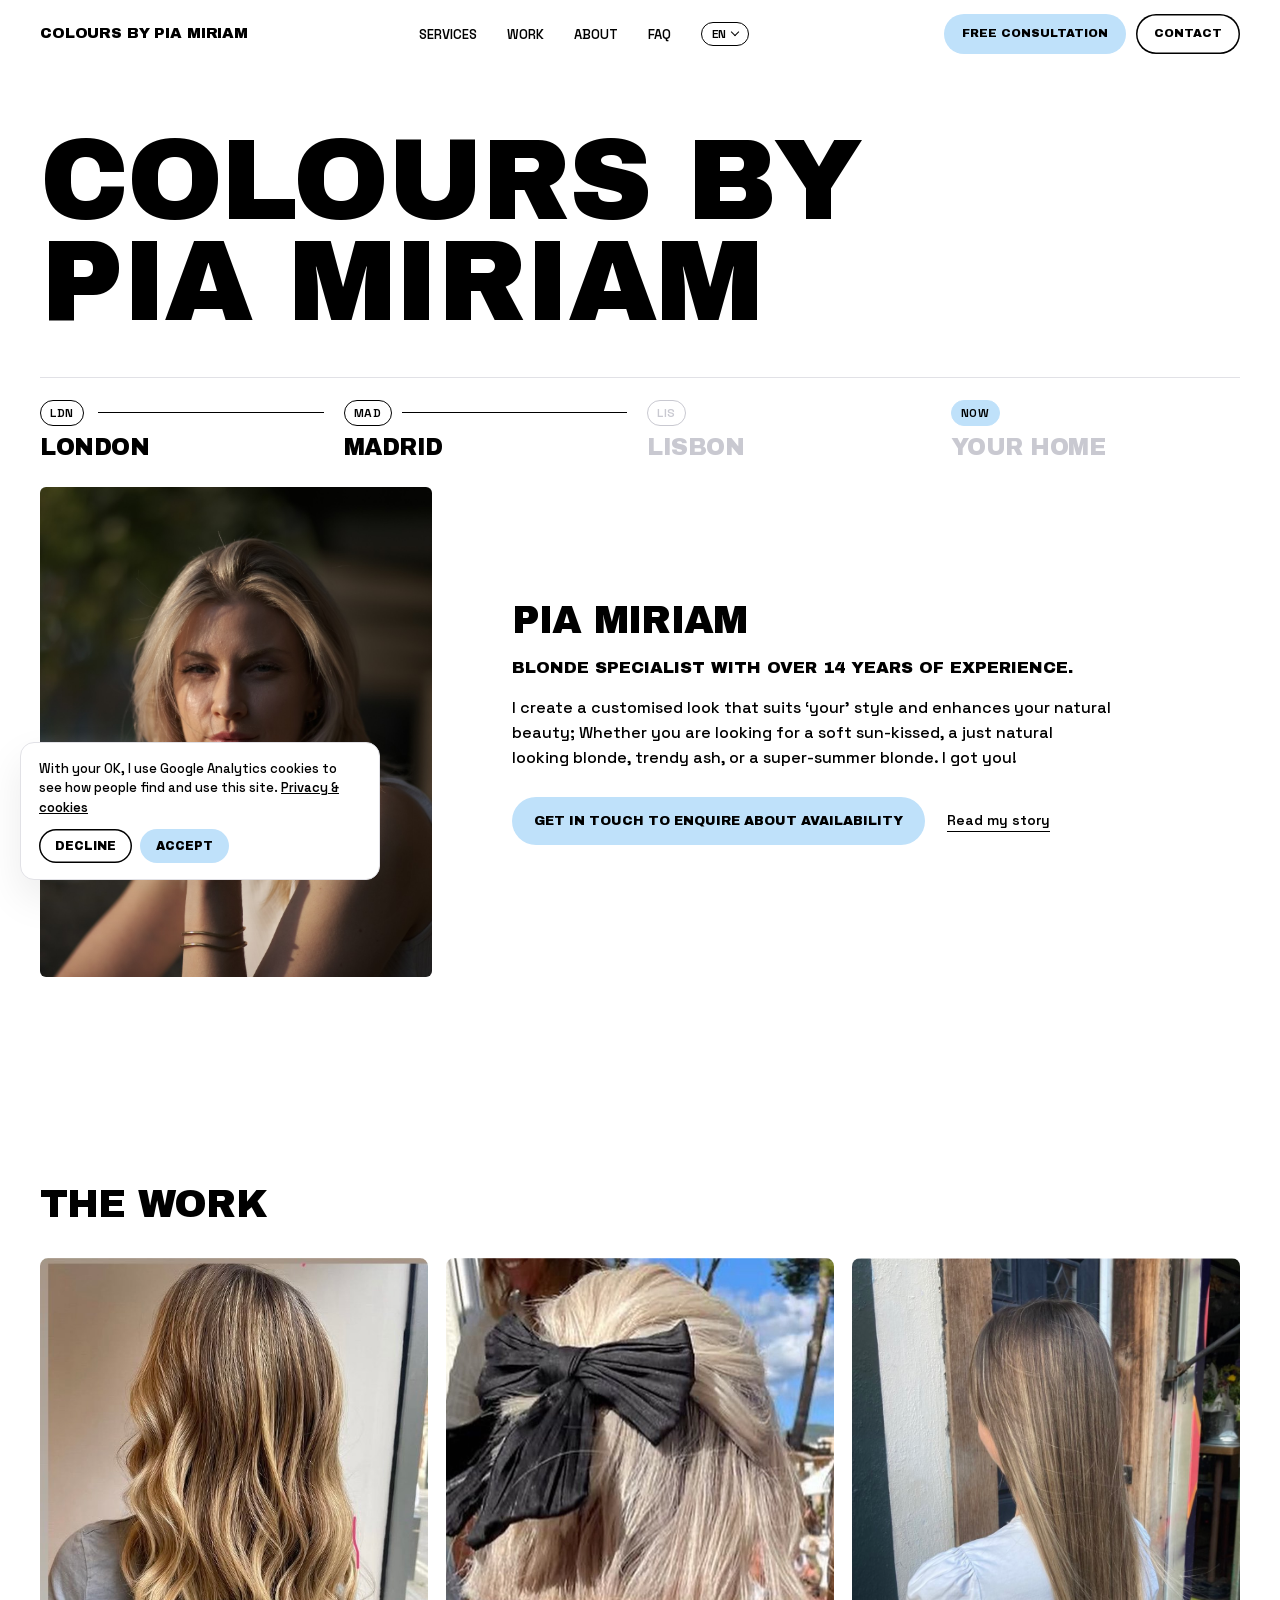
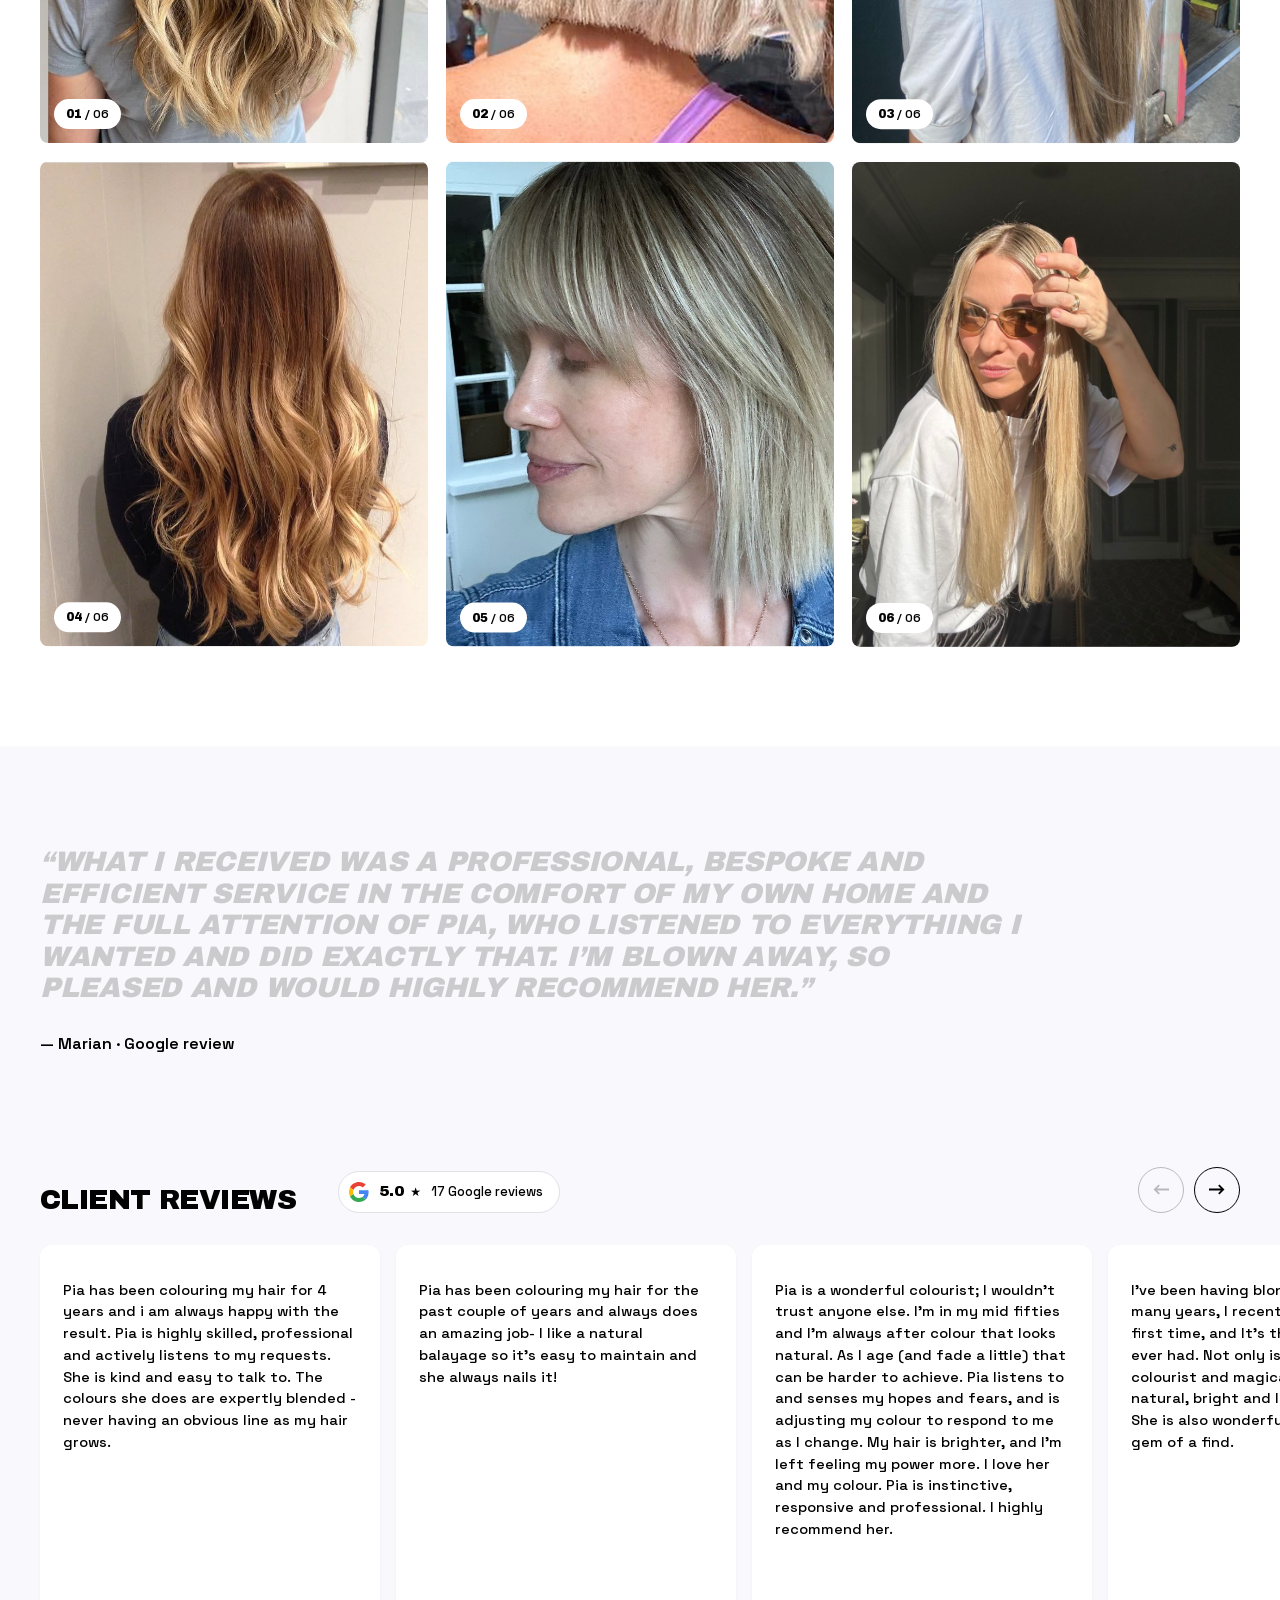
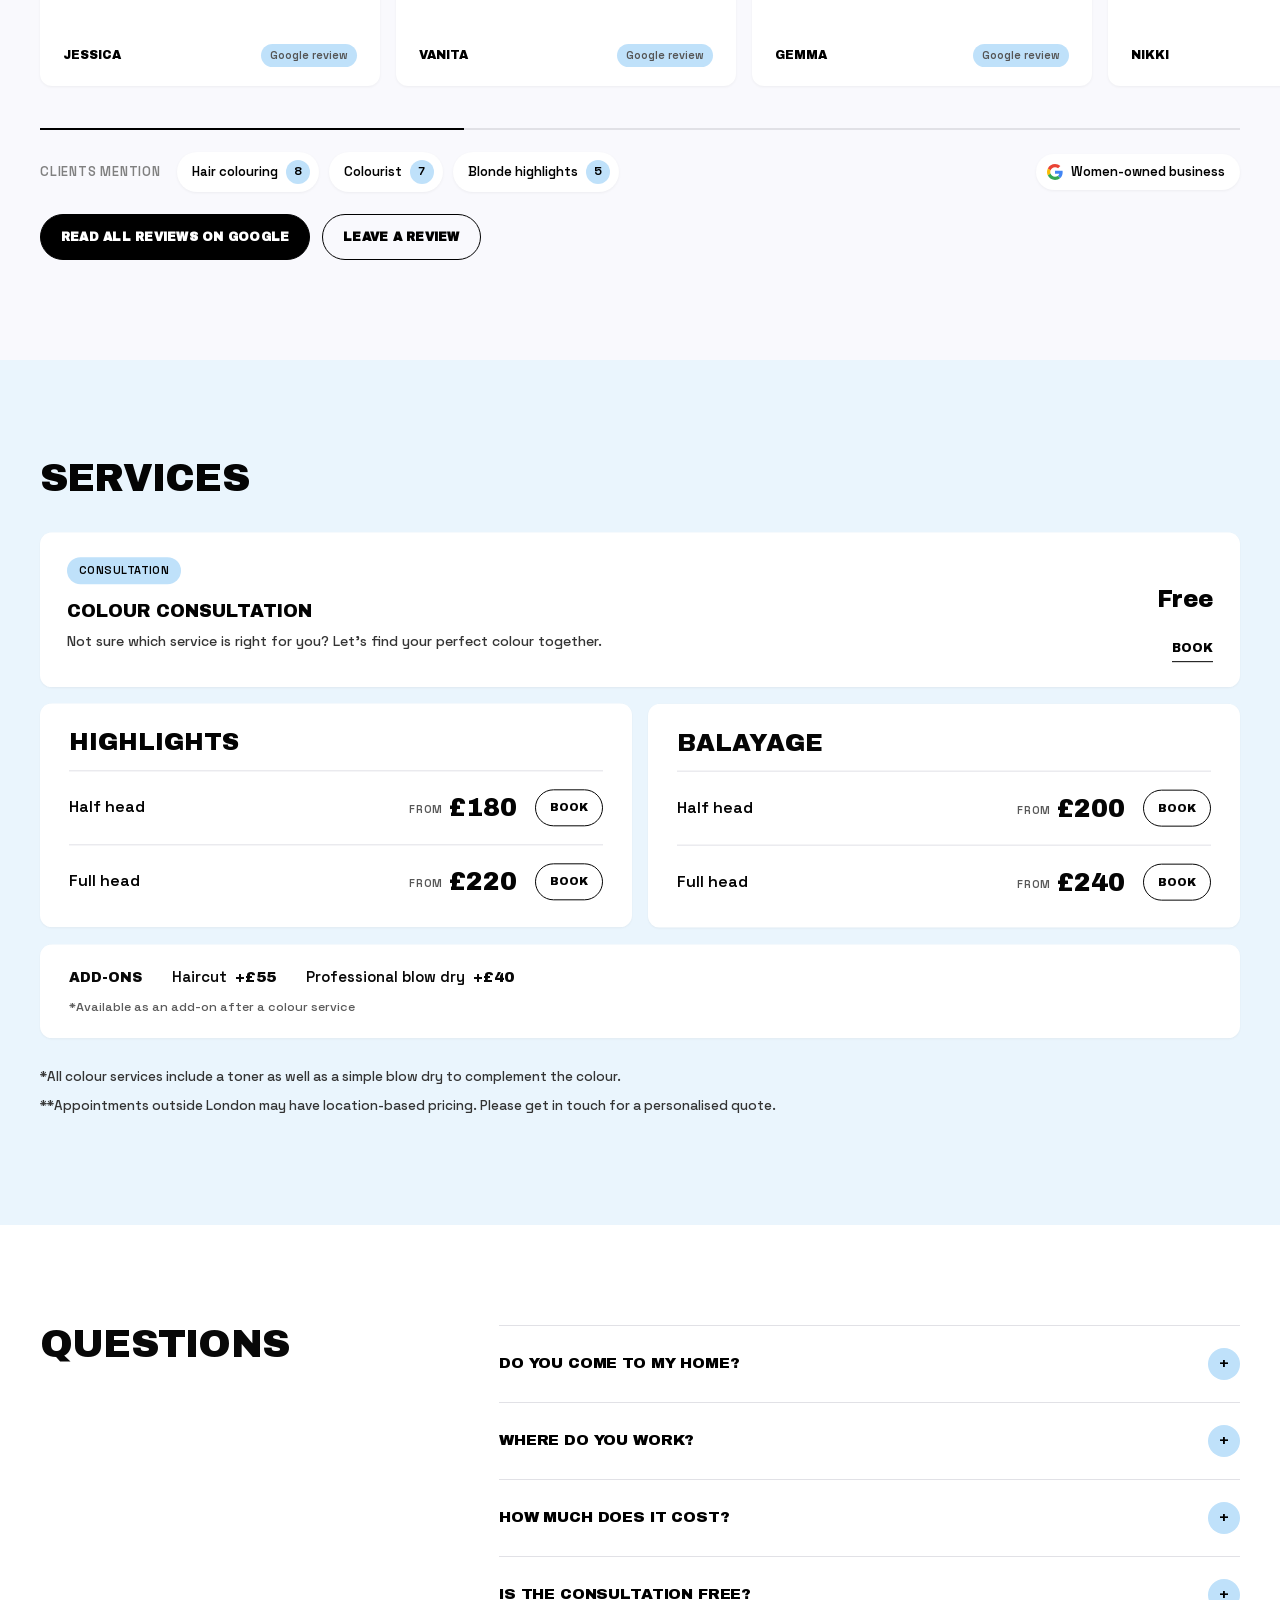
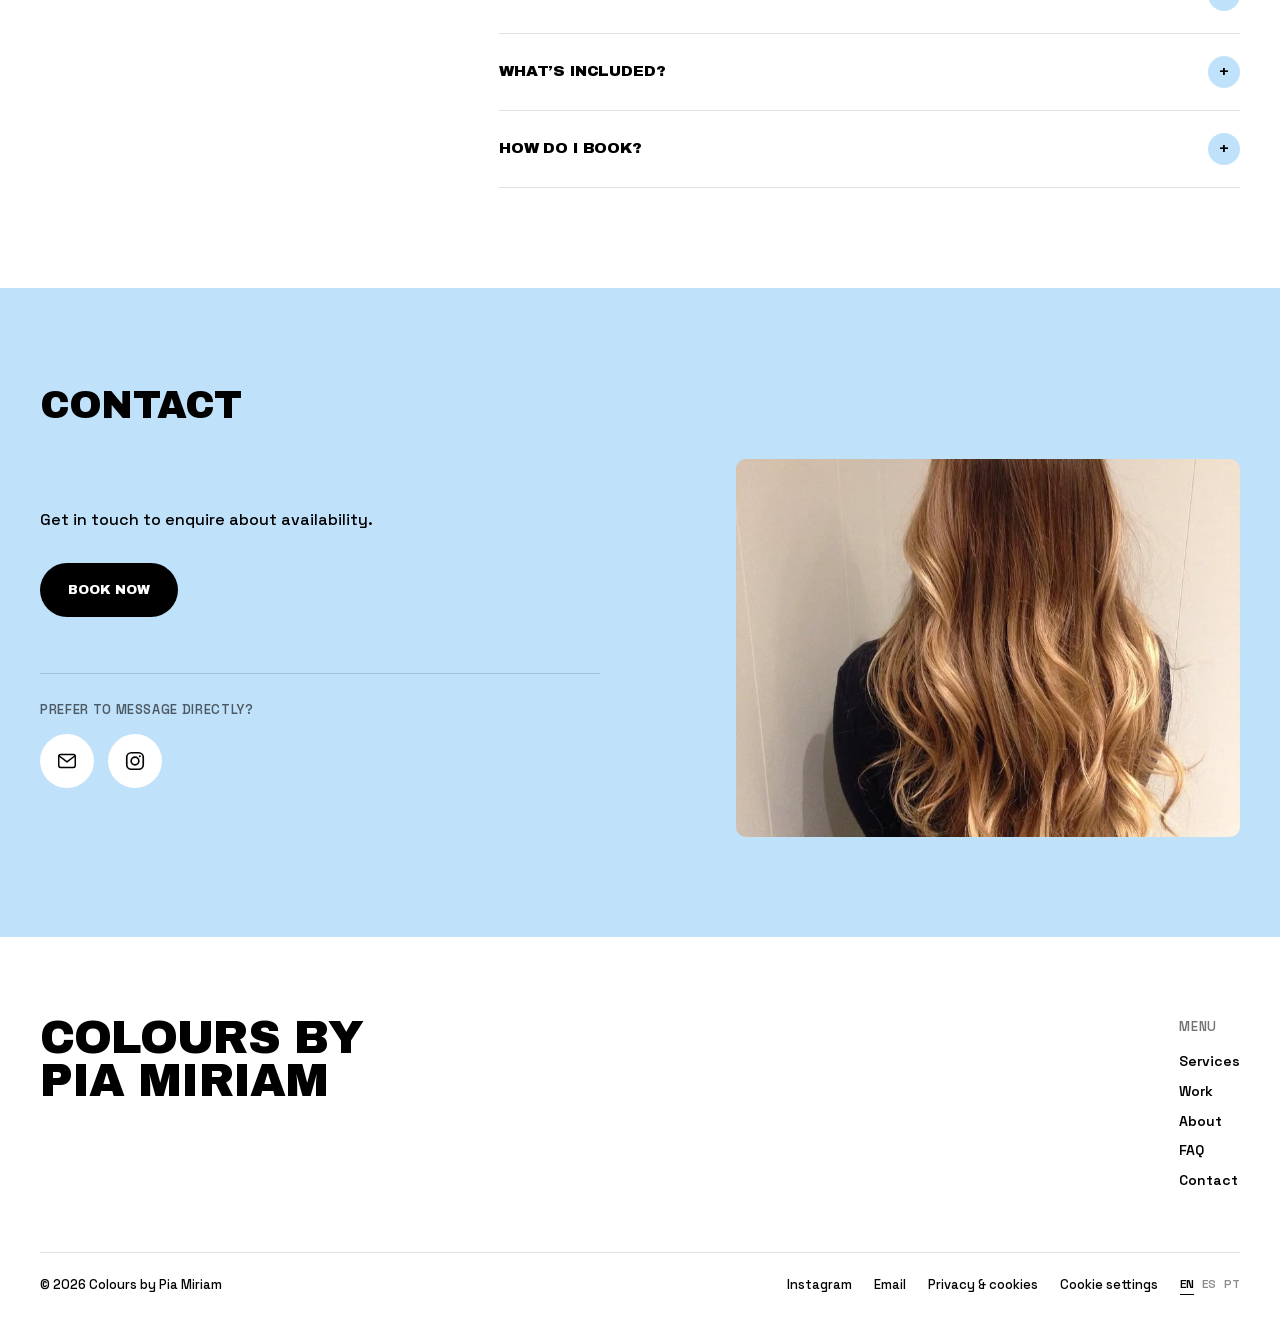
<file: index.html>
<!doctype html>
<html lang="en">
<head>
<meta charset="utf-8">
<meta name="viewport" content="width=device-width, initial-scale=1, viewport-fit=cover">
<title>Blonde &amp; Balayage Specialist in London | Colours by Pia Miriam</title>
<meta name="description" content="Blonde specialist with over 14 years of experience. Professional-grade hair colouring with exclusive one-on-one experience, and a relaxed vibe in the comfort of your own home.">
<meta property="og:title" content="Blonde &amp; Balayage Specialist in London | Colours by Pia Miriam">
<meta property="og:type" content="website">
<meta property="og:site_name" content="Colours by Pia Miriam">
<meta property="og:description" content="Blonde specialist with over 14 years of experience. Professional-grade hair colouring with exclusive one-on-one experience, and a relaxed vibe in the comfort of your own home.">
<meta property="og:image" content="https://www.piamiriamcolour.com/share.jpg">
<meta property="og:image:width" content="1200"><meta property="og:image:height" content="630">
<meta name="twitter:card" content="summary_large_image">
<link rel="icon" href="/favicon.ico" sizes="any"><link rel="icon" type="image/png" sizes="32x32" href="/favicon-32.png">
<link rel="icon" type="image/png" sizes="192x192" href="/icon-192.png">
<link rel="apple-touch-icon" href="/apple-touch-icon.png">
<link rel="alternate" hreflang="en" href="https://www.piamiriamcolour.com/">
<link rel="alternate" hreflang="es" href="https://www.piamiriamcolour.com/es">
<link rel="alternate" hreflang="pt" href="https://www.piamiriamcolour.com/pt">
<link rel="alternate" hreflang="x-default" href="https://www.piamiriamcolour.com/">
<link rel="canonical" href="https://www.piamiriamcolour.com/">
<script type="application/ld+json">{"@context": "https://schema.org", "@type": "HairSalon", "@id": "https://www.piamiriamcolour.com/#business", "name": "Colours by Pia Miriam", "url": "https://www.piamiriamcolour.com/", "image": "https://www.piamiriamcolour.com/share.jpg", "description": "Blonde specialist with over 14 years of experience. Professional-grade hair colouring with exclusive one-on-one experience, and a relaxed vibe in the comfort of your own home.", "email": "piamiriam@gmail.com", "areaServed": [{"@type": "Place", "name": "Hackney, London"}, {"@type": "Place", "name": "Highbury, London"}, {"@type": "Place", "name": "Islington, London"}, {"@type": "Place", "name": "Camden, London"}, {"@type": "Place", "name": "Belsize Park, London"}, {"@type": "Place", "name": "Hampstead Heath, London"}, {"@type": "Place", "name": "Kensal Rise, London"}, {"@type": "Place", "name": "Brondesbury, London"}, {"@type": "Place", "name": "Hampstead, London"}, {"@type": "Place", "name": "Highgate, London"}, {"@type": "Place", "name": "Primrose Hill, London"}, {"@type": "Place", "name": "Kentish Town, London"}, {"@type": "Place", "name": "Gospel Oak, London"}, {"@type": "Place", "name": "West Hampstead, London"}, {"@type": "Place", "name": "Dalston, London"}, {"@type": "Place", "name": "Canonbury, London"}, {"@type": "Place", "name": "Hackney Wick, London"}, {"@type": "Place", "name": "Homerton, London"}, {"@type": "Place", "name": "Stratford, London"}, {"@type": "Place", "name": "St John's Wood, London"}, {"@type": "Place", "name": "Maida Vale, London"}, {"@type": "Place", "name": "Marylebone, London"}, {"@type": "Place", "name": "Notting Hill, London"}, {"@type": "Place", "name": "Holland Park, London"}, {"@type": "Place", "name": "Kensington, London"}, {"@type": "City", "name": "Madrid"}, {"@type": "City", "name": "Lisbon"}], "priceRange": "£40–£240", "founder": {"@type": "Person", "name": "Pia Miriam", "description": "Blonde specialist with over 14 years of experience."}, "sameAs": ["https://www.instagram.com/coloursbypia_miriam/", "https://www.google.com/maps?cid=7808784801875766394"], "hasOfferCatalog": {"@type": "OfferCatalog", "name": "Services", "itemListElement": [{"@type": "Offer", "itemOffered": {"@type": "Service", "name": "Colour consultation"}, "price": 0, "priceCurrency": "GBP"}, {"@type": "Offer", "itemOffered": {"@type": "Service", "name": "Highlights · Half head"}, "priceSpecification": {"@type": "PriceSpecification", "minPrice": 180, "priceCurrency": "GBP"}}, {"@type": "Offer", "itemOffered": {"@type": "Service", "name": "Highlights · Full head"}, "priceSpecification": {"@type": "PriceSpecification", "minPrice": 220, "priceCurrency": "GBP"}}, {"@type": "Offer", "itemOffered": {"@type": "Service", "name": "Balayage · Half head"}, "priceSpecification": {"@type": "PriceSpecification", "minPrice": 200, "priceCurrency": "GBP"}}, {"@type": "Offer", "itemOffered": {"@type": "Service", "name": "Balayage · Full head"}, "priceSpecification": {"@type": "PriceSpecification", "minPrice": 240, "priceCurrency": "GBP"}}, {"@type": "Offer", "itemOffered": {"@type": "Service", "name": "Haircut"}, "priceSpecification": {"@type": "PriceSpecification", "minPrice": 55, "priceCurrency": "GBP"}}, {"@type": "Offer", "itemOffered": {"@type": "Service", "name": "Professional blow dry"}, "priceSpecification": {"@type": "PriceSpecification", "minPrice": 40, "priceCurrency": "GBP"}}]}}</script>
<script type="application/ld+json">{"@context": "https://schema.org", "@type": "FAQPage", "mainEntity": [{"@type": "Question", "name": "Do you come to my home?", "acceptedAnswer": {"@type": "Answer", "text": "Yes. I colour hair one-on-one at your home, hotel or private space in London, and I bring everything needed."}}, {"@type": "Question", "name": "Where do you work?", "acceptedAnswer": {"@type": "Answer", "text": "North and West London: Hackney, Highbury, Islington, Camden, Belsize Park, Hampstead Heath, Kensal Rise, Brondesbury, Hampstead, Highgate, Primrose Hill, Kentish Town, Gospel Oak, West Hampstead, Dalston, Canonbury, Hackney Wick, Homerton, Stratford, St John's Wood, Maida Vale, Marylebone, Notting Hill, Holland Park, Kensington. I don’t cover south of the river. I also travel to clients in Madrid and Lisbon throughout the year."}}, {"@type": "Question", "name": "How much does it cost?", "acceptedAnswer": {"@type": "Answer", "text": "Highlights: half head from £180, full head from £220. Balayage: half head from £200, full head from £240. Add-ons: haircut +£55, professional blow dry +£40."}}, {"@type": "Question", "name": "Is the consultation free?", "acceptedAnswer": {"@type": "Answer", "text": "Yes. Not sure which service is right for you? Let’s find your perfect colour together."}}, {"@type": "Question", "name": "What’s included?", "acceptedAnswer": {"@type": "Answer", "text": "Every colour service includes a toner and a simple blow dry to complement the colour."}}, {"@type": "Question", "name": "How do I book?", "acceptedAnswer": {"@type": "Answer", "text": "Use the booking form on this website, message me on Instagram or send me an email."}}]}</script>
<link href="/fonts.css" rel="stylesheet">
<style>
:root{--blue:#BFE1FA;--bg:#F9F9FD;--line:#E1E1E6;--ink:#000;--grey:#808080;--H:'Archivo Black',Impact,sans-serif;--B:'Space Grotesk',system-ui,sans-serif}
*{box-sizing:border-box;margin:0;padding:0}
html{scroll-behavior:smooth}
body{background:#fff;color:var(--ink);font-family:var(--B);font-weight:500;font-size:16px;line-height:1.55;-webkit-font-smoothing:antialiased;overflow-x:hidden}
img{display:block;max-width:100%}
a{color:inherit}
.H{font-family:var(--H);text-transform:uppercase;letter-spacing:-.02em;line-height:.92;font-weight:400}
.wrap{max-width:1320px;margin:0 auto;padding:0 40px}
.lbl{font-weight:600;text-transform:uppercase;font-size:13px;letter-spacing:.06em}

/* header */
header{position:fixed;top:0;left:0;right:0;z-index:40;color:#000;background:rgba(255,255,255,.88);backdrop-filter:blur(10px)}
.nav{display:flex;justify-content:space-between;align-items:center;height:68px}
.brand{font-family:var(--H);text-transform:uppercase;font-size:15px;text-decoration:none;letter-spacing:-.01em}
.brand span,.ft-brand span{display:inline-block;animation:glow 7s calc(.6s + var(--k) * 70ms) infinite both}
@keyframes glow{0%{color:#000}3%{color:var(--blue)}45%{color:var(--blue)}52%{color:#000}100%{color:#000}}
@media (prefers-reduced-motion:reduce){.brand span,.ft-brand span{animation:none}}
.links{display:flex;gap:30px;list-style:none}
.links a{text-decoration:none;font-weight:600;text-transform:uppercase;font-size:13px}
.burger{display:none;background:none;border:0;width:40px;height:40px;margin-right:-8px;cursor:pointer;position:relative;-webkit-tap-highlight-color:transparent}
.burger i{position:absolute;left:9px;right:9px;height:2px;border-radius:2px;background:#000;transition:transform .3s,opacity .2s}
.burger i:nth-child(1){top:13px}.burger i:nth-child(2){top:19px}.burger i:nth-child(3){top:25px}
header.menu-open .burger i:nth-child(1){transform:translateY(6px) rotate(45deg)}
header.menu-open .burger i:nth-child(2){opacity:0}
header.menu-open .burger i:nth-child(3){transform:translateY(-6px) rotate(-45deg)}

/* hero */
.hero{background:#fff}
.hero-d{padding:190px 0 50px}
.hero-d h1{font-size:clamp(52px,9vw,140px);line-height:.88}
.hero-m{display:none;padding:120px 0 40px}
.hero-m .lbl{color:var(--grey);margin-bottom:18px}
.hero-m .hname{font-size:clamp(40px,11.8vw,58px);line-height:.9}
.hero-m .hero-in{width:100%}
.hero-text{font-size:15.5px;line-height:1.55;margin-top:22px}
.cities{display:flex;flex-wrap:wrap;align-items:center;gap:6px 0;margin:24px 0 28px;font-family:var(--H);text-transform:uppercase;font-size:11px;letter-spacing:.02em}
.cities span{display:inline-flex;align-items:center}
.cities span:not(:last-child):after{content:"";width:4px;height:4px;border-radius:50%;background:#000;margin:0 8px}
.cities .home{background:var(--blue);border-radius:999px;padding:4px 9px}
.hero .ln{display:block;overflow:hidden}
.hero-d .ln span{display:inline-block;transform:translateY(110%)}
.hero-m .ln span{display:inline-block}
.journey{margin-top:44px;border-top:1px solid var(--line);padding-top:22px}
.journey .lbl{color:var(--grey);margin-bottom:16px}
.journey ol{list-style:none;margin:0;padding:0;display:grid;grid-template-columns:repeat(var(--n,6),1fr);gap:0 14px}
.journey li{position:relative;color:#C9C9D1;transition:color .6s}
.journey li small{display:inline-block;font-weight:600;font-size:12px;letter-spacing:.06em;border:1px solid currentColor;border-radius:999px;padding:3px 9px;margin-bottom:10px;transition:background .6s,border-color .6s,color .6s}
.journey li span{display:block;font-family:var(--H);text-transform:uppercase;font-size:clamp(17px,1.85vw,28px);line-height:.95;letter-spacing:-.02em}
.journey li:after{content:"";position:absolute;left:58px;right:6px;top:12px;height:1px;background:currentColor;transform-origin:left;transform:scaleX(0);transition:transform .7s cubic-bezier(.16,1,.3,1)}
.journey li:last-child:after{display:none}
.journey li.on{color:#000}.journey li.on:after{transform:scaleX(1)}
.journey li.cur small{background:var(--blue);border-color:var(--blue);color:#000}
.journey ol.rot li{color:#B9B9C2}.journey ol.rot li.cur{color:#000}
.journey ol.rot li:after{background:#C9C9D1}
.hero-meta{display:flex;justify-content:space-between;align-items:end;margin-top:34px;gap:30px}
.hero-meta p{max-width:420px;font-size:16px}
.cta{display:inline-flex;align-items:center;gap:10px;background:var(--blue);color:#000;text-decoration:none;font-family:var(--H);text-transform:uppercase;font-size:13px;padding:14px 22px;border-radius:999px;transition:transform .25s}
.cta:hover{transform:scale(1.05)}
.cta svg{transition:transform .25s}.cta:hover svg{transform:translateX(4px)}


/* testimonial */
.quote{padding:110px 0 100px;background:var(--bg)}
.quote blockquote{font-family:var(--H);text-transform:uppercase;font-style:italic;font-size:clamp(20px,2.2vw,32px);line-height:1.12;letter-spacing:-.01em;max-width:980px}
.quote blockquote .w{display:inline-block;opacity:.18;transition:opacity .3s}
.quote cite{display:block;margin-top:28px;font-style:normal;font-weight:600}

/* swipe rail (reviews) */
.rail{overflow-x:auto;scroll-snap-type:x mandatory;scrollbar-width:none;cursor:grab;overscroll-behavior-x:contain}
.rail::-webkit-scrollbar{display:none}
.rail.drag{cursor:grabbing;scroll-snap-type:none}.rail.drag *{pointer-events:none}
.rail>*{scroll-snap-align:start;user-select:none}
.arrows{display:flex;gap:10px;flex:none}
.arrows button{width:46px;height:46px;border-radius:50%;border:1px solid #000;background:transparent;cursor:pointer;display:grid;place-items:center;transition:background .3s,opacity .3s}
.arrows button:hover{background:var(--blue)}.arrows button:disabled{opacity:.25;cursor:default;background:transparent}
.arrows .prev svg{transform:scaleX(-1)}
.progress{position:relative;height:2px;background:rgba(0,0,0,.12);margin-top:34px}
.progress i{position:absolute;left:0;top:0;bottom:0;width:0;background:#000;transition:width .2s}

/* about text */
.about{padding:110px 0;background:#fff}
.hero-m + .about{padding-top:20px}
.about-grid{display:grid;grid-template-columns:.7fr 1.3fr;gap:80px;align-items:center}
.portrait-wrap{margin:0}.got{font-family:var(--H);text-transform:uppercase;font-size:clamp(18px,1.6vw,24px);margin-top:16px;letter-spacing:-.01em}
.about .portrait{border-radius:6px;overflow:hidden;aspect-ratio:4/5}
.about .portrait img{width:100%;height:115%;object-fit:cover;object-position:50% 72%}
.about h2{font-size:clamp(28px,3vw,44px);margin-bottom:20px}
.about .big{font-family:var(--H);text-transform:uppercase;font-size:clamp(15px,1.3vw,18px);line-height:1.2;margin-bottom:18px}
.about p{margin-bottom:16px;max-width:600px}
.more{font-weight:600;text-decoration:none;border-bottom:1px solid #000;padding-bottom:2px;margin-left:22px;font-size:14px}.more:hover{border-color:var(--blue)}
/* about page */
.ab{background:#fff;padding:150px 0 110px}
.ab-grid{display:grid;grid-template-columns:.8fr 1.2fr;gap:80px;align-items:start}
.ab-photo{position:sticky;top:100px;border-radius:6px;overflow:hidden;aspect-ratio:4/5}.ab-photo img{width:100%;height:100%;object-fit:cover;object-position:50% 45%}
.ab .lbl{color:var(--grey);margin-bottom:16px}
.ab h1{font-size:clamp(34px,4.4vw,64px);margin-bottom:28px}
.ab .lead{font-family:var(--H);text-transform:uppercase;font-size:clamp(16px,1.4vw,20px);line-height:1.2;margin-bottom:30px;max-width:620px}
.ab p{font-size:16.5px;line-height:1.7;margin-bottom:20px;max-width:620px}
.ab .cta{margin-top:18px}
.ab .journey ol{grid-template-columns:repeat(3,1fr);row-gap:22px}.ab .journey li:after{display:none}
.ab .journey li span{font-size:clamp(16px,1.4vw,20px)}
@media (max-width:900px){.ab{padding:110px 0 80px}.ab-grid{grid-template-columns:1fr;gap:36px}.ab-photo{position:relative;top:0}}

/* gallery */
.gallery{background:#fff;padding:110px 0 100px;overflow:clip visible}
.gal-head{display:flex;justify-content:space-between;align-items:end;margin-bottom:60px}
.gal-head h2{font-size:clamp(28px,3vw,44px)}
.gal-head a{font-weight:600;text-transform:uppercase;text-decoration:none;border-bottom:2px solid #000}
.grid{display:grid;grid-template-columns:repeat(3,1fr);gap:18px}
.sc{position:relative;margin:0;aspect-ratio:4/5;border-radius:8px;overflow:hidden;cursor:zoom-in;background:#EEF4FA}
.sc img{width:100%;height:100%;object-fit:cover;transition:transform 1.4s cubic-bezier(.16,1,.3,1)}
.sc:hover img{transform:scale(1.04)}
.sc figcaption{position:absolute;left:14px;bottom:14px;background:#fff;border-radius:999px;padding:6px 12px;font-weight:600;font-size:12px}
.sc figcaption b{font-family:var(--H);font-weight:400}
.cursor{position:fixed;left:0;top:0;width:78px;height:78px;border-radius:50%;background:var(--blue);color:#000;font-family:var(--H);font-size:13px;text-transform:uppercase;display:flex;align-items:center;justify-content:center;pointer-events:none;z-index:70;transform:translate(-50%,-50%) scale(0);transition:transform .25s ease}
.cursor.on{transform:translate(-50%,-50%) scale(1)}
.lightbox{position:fixed;inset:0;z-index:80;background:rgba(249,249,253,.97);display:none;align-items:center;justify-content:center;padding:70px 90px 80px;touch-action:pan-y}
.lightbox.open{display:flex}
.lb-in{width:100%;height:100%;display:flex;align-items:center;justify-content:center;min-height:0}
.lightbox img{max-height:100%;max-width:100%;object-fit:contain;border-radius:6px;box-shadow:0 30px 60px rgba(0,0,0,.08)}
.lb-nav{position:absolute;top:50%;transform:translateY(-50%);width:52px;height:52px;border-radius:50%;border:1px solid #000;background:#fff;cursor:pointer;display:grid;place-items:center;transition:background .3s}
.lb-nav:hover{background:var(--blue)}.lb-prev{left:24px}.lb-prev svg{transform:scaleX(-1)}.lb-next{right:24px}
.lb-meta{position:absolute;left:0;right:0;bottom:24px;text-align:center;font-size:13px;font-weight:600}.lb-meta b{font-family:var(--H);font-weight:400;margin-right:10px}
.lightbox .x{position:absolute;top:22px;right:28px;color:#000;font-family:var(--H);font-size:13px;text-transform:uppercase;cursor:pointer;border:1px solid #000;border-radius:999px;padding:9px 16px;background:#fff}
@media (max-width:900px){.lightbox{padding:70px 12px 90px}.lb-nav{top:auto;bottom:18px;transform:none;width:46px;height:46px}.lb-prev{left:16px}.lb-next{right:16px}.lb-meta{bottom:32px}}

/* reels */
.reels{padding:130px 0;background:var(--bg)}
.reels-head{display:flex;justify-content:space-between;align-items:end;margin-bottom:44px}
.reels-head h2{font-size:clamp(40px,5.4vw,84px)}
.reel-row{display:flex;gap:18px;overflow-x:auto;scroll-snap-type:x mandatory;padding-bottom:10px;scrollbar-width:none}
.reel-row::-webkit-scrollbar{display:none}
.reel{flex:none;width:300px;aspect-ratio:9/16;border-radius:10px;overflow:hidden;position:relative;scroll-snap-align:start;background:#000}
.reel iframe{position:absolute;left:0;top:-56px;width:100%;height:calc(100% + 170px);border:0;pointer-events:none}
.reel button{position:absolute;inset:0;background:transparent;border:0;cursor:pointer;display:flex;align-items:end;justify-content:start;padding:18px}
.reel button span{background:var(--blue);color:#000;font-family:var(--H);text-transform:uppercase;font-size:13px;padding:10px 16px;border-radius:999px}

/* services as cards */
.services{padding:110px 0;background:#EAF5FD}
.services h2{font-size:clamp(28px,3vw,44px);margin-bottom:40px}
.cards{display:grid;grid-template-columns:repeat(3,1fr);gap:16px}
.card{background:#fff;border:1px solid transparent;box-shadow:0 1px 3px rgba(0,0,0,.05);border-radius:12px;padding:24px 26px;display:grid;grid-template-rows:auto 1fr auto auto;min-height:220px;transition:transform .3s cubic-bezier(.2,.8,.2,1), border-color .3s, background .3s}
.card:hover{transform:translateY(-6px);border-color:#000;background:var(--blue)}
.card .tag{justify-self:start;background:var(--blue);border-radius:999px;padding:5px 12px;font-size:11px;font-weight:600;text-transform:uppercase;letter-spacing:.04em}
.card:hover .tag{background:#fff}
.card h3{font-family:var(--H);text-transform:uppercase;font-weight:400;font-size:clamp(16px,1.4vw,20px);line-height:1.1;margin:26px 0 0;align-self:start}
.card .price{font-family:var(--H);font-size:clamp(28px,2.6vw,38px);line-height:1;margin-top:22px}
.card .price small{display:block;font-family:var(--B);font-weight:600;font-size:12px;text-transform:uppercase;letter-spacing:.06em;margin-bottom:6px;color:#555}
.card{cursor:pointer}
.card .note{font-size:12.5px;color:#555;min-height:18px;margin-top:10px}
.card .book{justify-self:start;display:inline-flex;align-items:center;gap:8px;margin-top:18px;font-family:var(--H);text-transform:uppercase;font-size:12px;text-decoration:none;color:#000;border-bottom:1px solid #000;padding-bottom:3px}
.card.wide{grid-column:1/-1;min-height:0;grid-template-columns:1fr auto;grid-template-rows:auto auto auto;column-gap:40px;background:#fff}
.card.wide .tag{grid-column:1}.card.wide h3{grid-column:1;margin-top:18px}.card.wide .note{grid-column:1;font-size:14px;color:#333}
.card.wide .price{grid-column:2;grid-row:1/3;align-self:center;font-size:clamp(20px,1.8vw,26px)}.card.wide .book{grid-column:2;grid-row:3;justify-self:end;align-self:end}
form .picked{grid-column:1/-1;display:none;align-items:center;gap:10px;background:var(--blue);border-radius:999px;padding:9px 16px;font-size:13px;font-weight:600;justify-self:start}
form .picked.on{display:inline-flex}form .picked button{border:0;background:none;cursor:pointer;font-size:16px;line-height:1;padding:0}
/* salon menu */
.menu-grid{display:grid;grid-template-columns:1fr 1fr;gap:16px;margin-top:16px}
.grp{background:#fff;border:1px solid transparent;box-shadow:0 1px 3px rgba(0,0,0,.05);border-radius:12px;padding:26px 28px 8px}
.grp h3{font-family:var(--H);text-transform:uppercase;font-weight:400;font-size:clamp(20px,1.9vw,28px);line-height:1;margin-bottom:16px}
.opt{display:grid;grid-template-columns:1fr auto auto;align-items:center;gap:18px;padding:18px 0;border-top:1px solid var(--line);cursor:pointer}
.opt .nm{font-weight:600;font-size:16px}
.opt .pr{font-family:var(--H);font-size:clamp(22px,2vw,30px);line-height:1;white-space:nowrap}
.opt .pr small{font-family:var(--B);font-size:11px;font-weight:600;text-transform:uppercase;letter-spacing:.06em;color:#555;margin-right:6px;vertical-align:middle}
.opt .bk{display:inline-flex;align-items:center;gap:8px;border:1px solid #000;border-radius:999px;padding:9px 14px;font-family:var(--H);text-transform:uppercase;font-size:11px;text-decoration:none;color:#000;transition:background .3s,border-color .3s}
.opt:hover .bk,.opt:focus-visible .bk{background:var(--blue);border-color:var(--blue)}
.addons{margin-top:16px;background:#fff;border:1px solid transparent;box-shadow:0 1px 3px rgba(0,0,0,.05);border-radius:12px;padding:20px 28px;display:flex;flex-wrap:wrap;align-items:baseline;gap:8px 30px}
.addons .t{font-family:var(--H);text-transform:uppercase;font-size:14px}
.addons .it{font-size:15px;font-weight:600}.addons .it b{font-family:var(--H);font-weight:400;margin-left:8px}
.addons small{flex-basis:100%;color:#555;font-size:12.5px}
.langs{display:flex;gap:8px;font-size:12px;font-weight:600}
/* single language button */
.lang-pick{position:relative;display:block}
.lang-pick summary{list-style:none;cursor:pointer;display:inline-flex;align-items:center;gap:6px;border:1.5px solid #000;border-radius:999px;padding:5px 10px;font-weight:600;font-size:12px;line-height:1}
.lang-pick summary::-webkit-details-marker{display:none}
.lang-pick summary i{width:6px;height:6px;border-right:1.5px solid #000;border-bottom:1.5px solid #000;transform:translateY(-2px) rotate(45deg);transition:transform .25s}
.lang-pick[open] summary i{transform:translateY(1px) rotate(-135deg)}
.lang-pick div{position:absolute;right:0;top:calc(100% + 6px);background:#fff;border-radius:12px;box-shadow:0 8px 24px rgba(0,0,0,.12);padding:6px;display:flex;flex-direction:column;min-width:64px;z-index:50}
.lang-pick div a{opacity:1;padding:8px 12px;border-radius:8px;text-decoration:none;font-weight:600;font-size:13px;text-align:center}
.lang-pick div a:hover{background:var(--blue)}.langs-m{display:none}.langs a{opacity:.45;text-decoration:none}.langs a.cur{opacity:1;border-bottom:1px solid currentColor}
.notes{margin-top:30px;max-width:820px;font-size:13.5px;color:#333}
.notes p{margin-bottom:8px}

/* contact */
/* FAQ: calm list, one answer opens at a time is not forced */
.faq{background:#fff;padding:100px 0}
.faq-grid{display:grid;grid-template-columns:.7fr 1.3fr;gap:80px;align-items:start}
.faq h2{font-size:clamp(28px,3vw,44px)}
.qas{border-top:1px solid var(--line)}
.qa{border-bottom:1px solid var(--line)}
.qa summary{list-style:none;cursor:pointer;display:flex;justify-content:space-between;align-items:center;gap:20px;padding:22px 0;font-family:var(--H);text-transform:uppercase;font-size:clamp(14px,1.2vw,17px);letter-spacing:-.01em}
.qa summary::-webkit-details-marker{display:none}
.qa summary span{flex:none;width:32px;height:32px;border-radius:50%;background:var(--blue);display:grid;place-items:center;font-family:var(--B);font-size:18px;transition:transform .3s}
.qa[open] summary span{transform:rotate(45deg)}
.qa p{padding:0 52px 24px 0;font-size:15.5px;line-height:1.6;max-width:640px}
@media (max-width:900px){.faq{padding:64px 0}.faq-grid{grid-template-columns:1fr;gap:20px}.faq h2{font-size:30px}.qa summary{padding:18px 0;font-size:13px}.qa p{padding-right:0;font-size:15px}}
.contact{background:var(--blue);color:#000;padding:110px 0 100px}
.contact h2{font-size:clamp(28px,3vw,44px);color:#000}
.contact-grid{display:grid;grid-template-columns:1.1fr .9fr;gap:80px;margin-top:36px;align-items:center}
.ct-photo{margin:0;border-radius:10px;overflow:hidden;aspect-ratio:4/3;max-height:420px}.ct-photo img{width:100%;height:100%;object-fit:cover}
.contact .ch{margin-bottom:26px}
.dm{display:inline-flex;align-items:center;gap:12px;background:#000;color:#fff;text-decoration:none;font-family:var(--H);text-transform:uppercase;font-size:13px;padding:16px 24px;border-radius:999px;margin-bottom:34px;transition:transform .25s}
.contact .ch a[href^="mailto"]{text-transform:none}
.dm:hover{transform:translateY(-2px)}
.sheet{position:fixed;inset:0;z-index:90;overscroll-behavior:contain;background:rgba(0,0,0,.35);display:flex;align-items:center;justify-content:center;padding:16px;opacity:0;pointer-events:none;transition:opacity .3s}
.sheet.open{opacity:1;pointer-events:auto}
.sheet-in{position:relative;background:#fff;border-radius:22px;padding:30px 30px 22px;max-width:540px;width:100%;max-height:calc(100vh - 32px);max-height:calc(100dvh - 32px);overflow:auto;overscroll-behavior:contain;-webkit-overflow-scrolling:touch;transform:translateY(14px);transition:transform .3s}
.sheet.open .sheet-in{transform:none}
.sheet .x{position:absolute;top:18px;right:20px;background:none;border:0;font-size:12px;text-transform:uppercase;letter-spacing:.04em;cursor:pointer;color:#000;z-index:2}
.prog{margin:0 70px 22px 0}.prog .lbl{display:block;color:var(--grey);margin-bottom:10px}.prog .lbl b{color:#000}
.prog i{display:block;height:3px;background:var(--line);border-radius:3px;overflow:hidden}.prog .bar{display:block;height:100%;width:25%;background:#000;transition:width .4s ease}
.step{border:0;margin:0;padding:0;min-width:0}.step legend{font-size:22px;line-height:1.1;text-transform:uppercase;margin-bottom:18px;padding:0}
.opts{display:grid;gap:8px;border-radius:14px}.opts.bad,.fi.bad{animation:shake .45s}
@keyframes shake{25%{transform:translateX(-6px)}50%{transform:translateX(6px)}75%{transform:translateX(-3px)}}
.opt-r input,.chip-c input,.seg input{position:absolute;opacity:0;pointer-events:none}
.opt-r span{display:block;border:1.5px solid var(--line);border-radius:14px;padding:14px 16px;font-size:14.5px;cursor:pointer;transition:border-color .2s,background .2s}
.opt-r span:hover{border-color:#000}.opt-r input:checked+span{border-color:#000;background:var(--blue)}
.opt-r input:focus-visible+span,.chip-c input:focus-visible+span,.seg input:focus-visible+span{outline:2px solid #000;outline-offset:2px}
.sub{font-size:12px;text-transform:uppercase;letter-spacing:.04em;color:var(--grey);margin:18px 0 10px}
.chips{display:flex;flex-wrap:wrap;gap:8px}
.chip-c span{display:inline-block;border:1.5px solid var(--line);border-radius:999px;padding:10px 16px;font-size:13.5px;cursor:pointer;transition:border-color .2s,background .2s}
.chip-c input:checked+span{border-color:#000;background:var(--blue)}
.seg{display:inline-flex;border:1.5px solid #000;border-radius:999px;padding:3px;margin-bottom:10px}
.seg span{display:block;padding:8px 18px;border-radius:999px;font-size:13px;cursor:pointer}.seg input:checked+span{background:#000;color:#fff}
.fi{display:block;width:100%;box-sizing:border-box;border:1.5px solid var(--line);border-radius:14px;padding:14px 16px;font:inherit;font-size:15px;margin-top:10px;background:#fff;color:#000}
.fi:focus{outline:none;border-color:#000}textarea.fi{resize:vertical;margin-top:14px}
.consent{font-size:12px;color:var(--grey);margin:12px 0 0}.consent a{color:inherit}
.hp{position:absolute;left:-9999px}
.sheet .nav{display:flex;align-items:center;justify-content:space-between;gap:12px;margin-top:24px}
.sheet .nav .dm{margin:0 0 0 auto;border:0;cursor:pointer}.sheet .nav .dm[disabled]{opacity:.6}
.sheet .back{background:none;border:0;font:inherit;font-size:13px;cursor:pointer;padding:8px 0;color:#000}
.done{padding:20px 0 6px}.done .H{font-size:28px;text-transform:uppercase;margin-bottom:10px}
.alt{font-size:12.5px;color:var(--grey);margin:18px 0 0;padding-top:14px;border-top:1px solid var(--line)}.alt a{color:#000}
.dm-book{background:var(--blue);color:#000}.dm.dm-book svg path{stroke:#000}
@media (max-width:700px){.sheet{align-items:flex-end;padding:0}.sheet-in{border-radius:22px 22px 0 0;padding:26px 20px calc(20px + env(safe-area-inset-bottom));max-height:92vh;max-height:92dvh}.step legend{font-size:19px}.sheet .nav .dm{width:auto}}

.dm-main{background:#000;color:#fff;margin-bottom:22px}.dm.dm-main svg path{stroke:#fff}
.dm-main{padding:17px 28px}
.alt-ways{margin-top:34px;padding-top:26px;border-top:1px solid rgba(0,0,0,.14);max-width:560px}
.alt-ways .q{font-size:13px;font-weight:600;text-transform:uppercase;letter-spacing:.05em;opacity:.6;margin-bottom:14px}
.alt-links{display:flex;gap:14px}
.alt-links a{width:54px;height:54px;border-radius:50%;background:#fff;display:grid;place-items:center;color:#000;transition:transform .25s,background .25s}
.alt-links a:hover{transform:translateY(-2px);background:#000;color:#fff}
.alt-links a svg{width:22px;height:22px}.alt-links a svg *:not([stroke=none]){stroke:currentColor}.alt-links a .igi circle[fill]{fill:currentColor}
.ctas{display:flex;flex-wrap:wrap;gap:12px;margin-bottom:34px}.ctas .dm{margin-bottom:0}
.dm-mail{background:transparent;color:#000;border:1.5px solid #000;padding:14.5px 22.5px}
.dm.dm-mail svg{fill:none}.dm.dm-mail svg rect,.dm.dm-mail svg path{stroke:#000}
.ft-dm.dm-mail{padding:11.5px 16.5px;margin-top:10px}
.cities span{transition:background-color .45s ease}
.dm svg{width:20px;height:20px}.dm svg path{stroke:#fff}
.iglink{display:inline-flex;align-items:center;gap:10px}.iglink .igi{width:1.1em;height:1.1em;flex:none}
.contact .ch .lbl{color:#000;opacity:.55;margin-bottom:4px}
.contact .ch a{font-family:var(--H);font-size:20px;text-decoration:none;text-transform:uppercase}
.contact .ch a:hover{opacity:.6}
form{display:grid;grid-template-columns:1fr 1fr;gap:22px}
label{display:block;font-size:11px;font-weight:600;text-transform:uppercase;color:#000;opacity:.6;margin-bottom:6px}
input,textarea{width:100%;background:transparent;border:0;border-bottom:1px solid rgba(0,0,0,.35);color:#000;font:inherit;font-size:16px;padding:8px 0;outline:none}
input:focus,textarea:focus{border-color:#000}
textarea{min-height:110px;resize:vertical}
.full{grid-column:1/-1}
form .cta{border:0;cursor:pointer;justify-self:start;background:#000;color:#fff}form .cta svg path{stroke:#fff}
.hp{display:none}
footer{background:#fff;color:#000;padding:80px 0 26px;font-size:14px}
footer a{text-decoration:none}
.ft-top{display:grid;grid-template-columns:1fr auto;gap:40px;padding-bottom:60px}
.ft-brand{font-family:var(--H);text-transform:uppercase;font-size:clamp(30px,3.6vw,54px);line-height:.92;letter-spacing:-.02em}
.ft-col .lbl{opacity:.55;margin-bottom:14px}
.ft-col ul{list-style:none;display:grid;gap:8px;font-weight:600}
.ft-col ul a:hover{text-decoration:underline}
.ft-dm{margin:16px 0 0;font-size:11.5px;padding:13px 18px}
.ig{display:inline-flex;align-items:center;gap:12px;font-weight:600;margin-top:14px}
.ig i{width:46px;height:46px;border-radius:50%;background:var(--blue);display:grid;place-items:center;transition:transform .3s}
.ig:hover i{transform:rotate(-8deg) scale(1.06)}.ig svg{width:22px;height:22px}
.ft-bot{border-top:1px solid var(--line);padding-top:22px;display:flex;justify-content:space-between;flex-wrap:wrap;gap:12px;font-size:13px}
.ft-bot .legal{display:flex;gap:22px;align-items:center}
@media (max-width:900px){footer{padding:60px 0 24px}.ft-top{grid-template-columns:1fr 1fr;gap:34px 20px;padding-bottom:40px}.ft-brand{grid-column:1/-1}}

@media (max-width:900px){
  .wrap{padding:0 20px}
  .links{display:none;position:absolute;top:100%;left:0;right:0;height:calc(100vh - 68px);height:calc(100dvh - 68px);overflow:auto;background:var(--blue);color:#000;flex-direction:column;gap:0;padding:8px 20px calc(24px + env(safe-area-inset-bottom));mix-blend-mode:normal}
  header.menu-open{mix-blend-mode:normal;color:#000;background:var(--blue);backdrop-filter:none}
  .links.open{display:flex}
  .links li{border-bottom:1px solid rgba(0,0,0,.14)}
  .links a{display:flex;justify-content:space-between;align-items:center;padding:20px 0;font-family:var(--H);font-weight:400;font-size:28px;line-height:1;letter-spacing:-.01em}
  .links li.langs{border:0}
  .burger{display:block}
  .hero{padding:140px 0 70px}
  .hero-meta{flex-direction:column;align-items:start}
  
  .journey ol{grid-template-columns:1fr 1fr;row-gap:22px}
  .journey li:nth-child(2n):after{display:none}
  .about-grid,.contact-grid{grid-template-columns:1fr;gap:40px}
  .grid{grid-template-columns:1fr 1fr;gap:10px}.sc figcaption{left:10px;bottom:10px}
  .cards{grid-template-columns:1fr 1fr;gap:10px}
  .card{min-height:190px;padding:18px}
  .links .lang-li{display:none}.langs-m{display:flex;margin-left:auto;margin-right:18px}
  .opt{grid-template-columns:1fr auto;grid-template-areas:"nm bk" "pr bk";row-gap:4px}.opt .nm{grid-area:nm}.opt .pr{grid-area:pr}.opt .bk{grid-area:bk}
  .menu-grid{grid-template-columns:1fr}.grp{padding:22px 20px 6px}.addons{padding:18px 20px}.opt{gap:12px}.opt .bk{padding:8px 11px}
  .card.wide{grid-template-columns:1fr}.card.wide .price,.card.wide .book{grid-column:1;grid-row:auto;justify-self:start}
  form{grid-template-columns:1fr}
  .quote,.about,.gallery,.reels,.services,.contact{padding:90px 0}
  .reel{width:240px}
  .cursor{display:none}
}

/* google reviews rail */
.greviews{background:var(--bg);padding:10px 0 30px;overflow:hidden}
.greviews .progress{background:var(--line)}
.gr-head{display:flex;justify-content:space-between;align-items:end;gap:20px;margin-bottom:28px}
.gr-head .lbl{margin-right:auto;margin-left:20px;align-self:center}
.gr-head h2{font-size:clamp(22px,2.2vw,32px)}
.gr-row{display:flex;gap:16px;align-items:stretch;padding:4px max(40px,calc((100vw - 1320px) / 2 + 40px)) 8px;scroll-padding-left:max(40px,calc((100vw - 1320px) / 2 + 40px))}
.rv-card{width:340px;flex:none;background:#fff;border:1px solid transparent;box-shadow:0 1px 3px rgba(0,0,0,.05);border-radius:12px;padding:22px 22px 18px;display:flex;flex-direction:column;transition:transform .3s, border-color .3s}
.rv-card:hover{transform:translateY(-4px);border-color:#000}
.rv-card .st{color:#000;letter-spacing:.15em;font-size:13px}
.rv-card blockquote{font-size:14.5px;line-height:1.5;margin:12px 0 16px;flex:1}
.rv-card figcaption{font-family:var(--H);text-transform:uppercase;font-size:12px;display:flex;justify-content:space-between;align-items:center;gap:10px}
.rv-card figcaption span{font-family:var(--B);font-weight:600;font-size:11px;color:#555;text-transform:none;background:var(--blue);border-radius:999px;padding:3px 9px}
.gbadge{display:inline-flex;align-items:center;gap:10px;margin-right:auto;margin-left:22px;padding:8px 16px 8px 10px;background:#fff;border:1px solid var(--line);border-radius:999px;text-decoration:none;font-size:13px;font-weight:500;transition:border-color .3s}
.gbadge:hover{border-color:#000}.gbadge svg{width:20px;height:20px;flex:none}
.gbadge b{font-family:var(--H);font-weight:400;font-size:15px}.gbadge .s{color:#000;font-size:12px;margin-left:-4px}
.trust{display:flex;flex-wrap:wrap;align-items:center;gap:10px;margin-top:22px}
.trust .lbl{color:var(--grey);margin-right:6px}
.chip{display:inline-flex;align-items:center;gap:8px;background:#fff;border:1px solid transparent;box-shadow:0 1px 3px rgba(0,0,0,.05);border-radius:999px;padding:7px 8px 7px 14px;font-size:13px;font-weight:600}
.chip b{background:var(--blue);border-radius:999px;min-width:24px;height:24px;display:grid;place-items:center;font-size:12px}
.wo{display:inline-flex;align-items:center;gap:8px;margin-left:auto;background:#fff;border:1px solid transparent;box-shadow:0 1px 3px rgba(0,0,0,.05);border-radius:999px;padding:7px 14px 7px 10px;font-size:13px;font-weight:600;text-decoration:none}
.wo svg{width:16px;height:16px}.wo:hover{border-color:#000}
@media (max-width:900px){.wo{margin-left:0}.trust .lbl{flex-basis:100%}}
.gr-links{display:flex;gap:12px;flex-wrap:wrap;margin-top:22px;font-size:14px;font-weight:600}
.gr-links a{display:inline-flex;align-items:center;gap:8px;text-decoration:none;font-family:var(--H);text-transform:uppercase;font-size:12px;letter-spacing:.02em;padding:13px 20px;border-radius:999px;border:1.5px solid #000;background:#000;color:#fff;transition:transform .25s}.gr-links a+a{background:transparent;color:#000}.gr-links a:hover{transform:translateY(-2px)}
.cookie{position:fixed;left:20px;bottom:20px;z-index:60;max-width:360px;background:#fff;border:1px solid var(--line);border-radius:14px;box-shadow:0 18px 40px rgba(0,0,0,.08);padding:16px 18px;font-size:13px;line-height:1.5;display:none;gap:14px;align-items:center}
.cookie.show{display:flex}.cookie a{color:#000;font-weight:600}
.cookie .ck-b{display:flex;gap:8px;flex:none}.cookie.show{flex-direction:column;align-items:flex-start;gap:12px}.cookie button[data-c="no"]{background:#fff;box-shadow:inset 0 0 0 1.5px #000}
.ck-link{background:none;border:0;padding:0;font:inherit;color:inherit;cursor:pointer}.ck-link:hover{text-decoration:underline}
.cookie button{flex:none;border:0;border-radius:999px;background:var(--blue);font-family:var(--H);text-transform:uppercase;font-size:12px;padding:10px 16px;cursor:pointer}
@media (max-width:900px){.gbadge{margin-left:0;order:3}.cookie{left:12px;right:12px;bottom:12px;max-width:none}}
@media (max-width:900px){.rv-card{width:82vw;max-width:340px}.gr-row{padding:4px 20px 8px;scroll-padding-left:20px}.gr-head{flex-wrap:wrap}.gr-head .lbl{display:none}}

/* ---- mobile polish: calmer rhythm, one column, nothing cramped ---- */
.fab{display:none}
@media (max-width:900px){
  body{font-size:15px}
  .hero-d{display:none}.hero-m{display:block}
  .cities{font-size:11px;margin:24px 0 28px;letter-spacing:.02em}
  .cities span:not(:last-child):after{margin:0 8px}
  .cities .home{padding:4px 9px}
  .journey{margin-top:30px;padding-top:18px}
  .hero-meta{margin-top:28px;gap:22px}
  .quote{padding:64px 0 40px}
  .quote blockquote{font-size:18px;line-height:1.25}
  .quote cite{margin-top:18px;font-size:14px}
  .greviews{padding:20px 0 56px}
  .gr-head{flex-direction:column;align-items:flex-start;gap:14px;margin-bottom:22px}
  .gr-head .arrows{display:none}
  .gbadge{order:0}
  .trust{gap:8px}.chip{font-size:12px;padding:6px 7px 6px 12px}
  .gr-links{flex-direction:column;gap:10px;font-size:13px}.gr-links a{width:100%;justify-content:center;text-align:center;padding:15px 16px;font-size:12px}
  .gr-links a:first-child{background:var(--blue);border-color:var(--blue);color:#000}
  .services,.gallery,.about,.contact{padding:64px 0}
  .about{padding-bottom:28px}.about + .gallery{padding-top:8px}
  .services h2,.gal-head h2,.contact h2{font-size:30px}
  .services .cards{margin-top:22px}
  .addons{flex-direction:column;align-items:flex-start;gap:6px}
  .notes{margin-top:22px;font-size:12.5px}
  .gal-head{flex-direction:column;align-items:flex-start;gap:12px;margin-bottom:26px}
  .gal-head a{font-size:13px}
  .about-grid{gap:28px}
  .about h2{font-size:30px;margin-bottom:14px}
  .about .big{font-size:14px}
  .about .cta,.ab .cta{font-size:11.5px;padding:14px 18px;white-space:normal;text-align:center;display:flex;justify-content:center}
  .more{display:inline-block;margin:18px 0 0}
  .contact-grid{gap:34px}.ct-photo{display:none}
  .dm{width:100%;justify-content:center;margin-bottom:26px}.ctas{margin-bottom:26px}
  .ft-top .ft-col:last-child{grid-column:1/-1}.ft-dm{margin:14px 0 0}
  .cookie{padding:12px 14px;font-size:12px;gap:10px;border-radius:12px}
  .cookie button{padding:8px 12px;font-size:11px}
  .fab{display:inline-flex;position:fixed;right:16px;bottom:16px;z-index:55;align-items:center;gap:8px;background:#000;color:#fff;text-decoration:none;font-family:var(--H);text-transform:uppercase;font-size:12px;padding:13px 18px;border-radius:999px;box-shadow:0 10px 30px rgba(0,0,0,.18);transition:transform .35s cubic-bezier(.16,1,.3,1),opacity .35s,bottom .35s}
  .fab{background:var(--blue);color:#000;font-size:15px;padding:18px 30px;box-shadow:0 6px 18px rgba(0,0,0,.18);bottom:calc(18px + env(safe-area-inset-bottom));right:auto;left:50%;transform:translateX(-50%);-webkit-tap-highlight-color:transparent}
  .fab svg{width:16px;height:16px}.fab svg path{stroke:#000}
  header.menu-open ~ .fab{display:none}
  .fab.away{opacity:0;transform:translate(-50%,20px);pointer-events:none}
  .sc.pop{opacity:0;transform:translateY(36px) scale(.95);transition:opacity .8s ease,transform .9s cubic-bezier(.16,1,.3,1)}
  .sc.pop.in{opacity:1;transform:none}
  body.ck .fab{bottom:calc(92px + env(safe-area-inset-bottom))}
}

/* mobile hero: tighter gap to Pia's block; moving city pill without layout jumps */
.hero.hero-m{padding-bottom:28px}
.hero-m .cities{gap:6px 2px;margin-left:-8px}
.hero-m .cities span{position:relative;padding:4px 8px;border-radius:999px;margin-right:8px}
.hero-m .cities span:not(:last-child):after{position:absolute;right:-7px;top:50%;margin:0;transform:translateY(-50%)}
.hero-m .cities .home{padding:4px 8px}

/* booking form: undo the old contact-form rules (form grid, uppercase grey labels, underline inputs) */
.sheet [hidden]{display:none!important}
#book-form{display:block}
#book-form label{display:block;font-size:inherit;font-weight:inherit;text-transform:none;opacity:1;margin:0;color:#000}
#book-form .chip-c,#book-form .seg label{display:inline-block}
#book-form .fi{border:1.5px solid var(--line);border-radius:14px;padding:14px 16px;background:#fff;font-size:15px}
#book-form .fi:focus{border-color:#000}
#book-form .opt-r span,#book-form .chip-c span{text-transform:none;color:#000}
#book-form .seg input:checked+span{background:#000;color:#fff}
#book-form .back{width:auto;height:auto;border-radius:0;display:inline-block}
#book-form .back:hover{background:none;opacity:.6}

/* hero: Google rating right under the main button */
.hero-act{display:flex;flex-direction:column;align-items:flex-end;gap:12px}
.hero-rate{display:inline-flex;align-items:center;gap:6px;font-size:13px;text-decoration:none;color:#000}
.hero-rate svg{width:16px;height:16px;flex:none}.hero-rate b{font-family:var(--H);font-weight:400}.hero-rate .s{color:#000;font-size:12px}.hero-rate .n{opacity:.8}.hero-rate:hover{opacity:.65}
.hero-m .hero-rate{display:flex;margin-top:14px}
/* mobile hero button: text centred next to the arrow, one line when it fits */
.hero-m .cta{display:flex;width:fit-content;margin:0 auto;justify-content:center;text-align:center;white-space:nowrap;font-size:13px;padding:16px 30px}
.hero-m .hero-rate{justify-content:center}
@media (max-width:900px){.hero-act{align-items:flex-start}}
@media (max-width:900px){
  .contact{padding:72px 0 64px}
  .contact h2{margin-bottom:16px}
  .dm-main{width:100%;justify-content:center;padding:18px 24px;margin-bottom:0}
  .alt-ways{margin-top:30px;padding-top:24px}
  .ft-bot{flex-direction:column;align-items:flex-start;gap:16px}
  .ft-bot .legal{flex-wrap:wrap;gap:14px 22px}
}

/* ---- one spacing rhythm: sections 100px (desktop) / 64px (phones); title to content 36px / 24px ---- */
.quote,.gallery,.services,.faq,.contact{padding-top:100px;padding-bottom:100px}
.greviews{padding-bottom:100px}
.gal-head{margin-bottom:36px}.services h2{margin-bottom:36px}.contact h2{margin-bottom:36px}.faq-grid{gap:60px}
@media (max-width:900px){
  .quote{padding-top:64px;padding-bottom:40px}
  .greviews{padding-bottom:64px}
  .gallery,.services,.faq,.contact{padding-top:64px;padding-bottom:64px}
  .about + .gallery{padding-top:8px}
  .gal-head{margin-bottom:24px}.services h2,.contact h2{margin-bottom:24px}.services .cards{margin-top:0}.contact h2{margin-bottom:0}.contact .contact-grid{margin-top:24px}
  .faq-grid{gap:24px}
}

/* hero: less space above the name; rating on the left, level with the button (desktop) */
.hero-d{padding-top:130px;padding-bottom:36px}
.hero-d .hero-meta{display:flex;justify-content:space-between;align-items:center;margin-top:30px}
@media (max-width:900px){.hero-m{padding-top:100px}.hero.hero-m{padding-bottom:20px}}

/* desktop: the same two buttons always in the top bar; no Google line in the hero; Pia's photo right under the journey */
.hbtns{display:none}
@media (min-width:901px){
  .hbtns{display:flex;gap:10px;margin-left:24px}
  .hbtns a{display:inline-flex;align-items:center;height:40px;padding:0 18px;border-radius:999px;font-family:var(--H);text-transform:uppercase;font-size:11.5px;text-decoration:none;color:#000;white-space:nowrap}
  .hbtns .hb-book{background:var(--blue)}.hbtns .hb-contact{box-shadow:inset 0 0 0 1.5px #000}
  .links .nav-contact{display:none}
  .links{align-items:center}
  .hero-d .hero-meta{display:none}
  .hero-d{padding-bottom:28px}
  .hero-m + .about{padding-top:0}
}
/* phones: two buttons always at the bottom (Free consultation + Contact); Pia's photo right under the cities */
.mbar{display:none}
@media (max-width:900px){
  .fab{display:none!important}
  .mbar{display:flex;gap:10px;position:fixed;left:0;right:0;bottom:0;z-index:55;padding:0 12px calc(12px + env(safe-area-inset-bottom));background:none;pointer-events:none}
  .mbar a{pointer-events:auto;box-shadow:0 4px 14px rgba(0,0,0,.16)}
  .mbar a{flex:1;display:flex;align-items:center;justify-content:center;text-align:center;height:50px;border-radius:999px;font-family:var(--H);text-transform:uppercase;font-size:12px;text-decoration:none;color:#000;-webkit-tap-highlight-color:transparent}
  .mbar .mb-book{background:var(--blue)}
  .mbar .mb-contact{background:#fff;box-shadow:inset 0 0 0 1.5px #000,0 4px 14px rgba(0,0,0,.16)}
  header.menu-open ~ .mbar{display:none}
  body{padding-bottom:calc(72px + env(safe-area-inset-bottom))}
  .cookie{bottom:calc(84px + env(safe-area-inset-bottom))!important}
  .hero-m .cta,.hero-m .hero-rate{display:none!important}
  .hero-m .cities{margin-bottom:0}
  .hero.hero-m{padding-bottom:18px}
  .hero-m + .about{padding-top:0}
}
</style>
</head>
<body data-booking="Booking:">
<header>
  <div class="wrap nav">
    <a class="brand" href="/">Colours by Pia Miriam</a>
    <script>/* logo: letters light up in blue one by one */
    (() => { const b = document.querySelector('.brand'); b.setAttribute('aria-label', b.textContent);
      b.innerHTML = [...b.textContent].map((c, i) => `<span aria-hidden="true" style="--k:${i}">${c === ' ' ? '&nbsp;' : c}</span>`).join(''); })();</script>
    <div class="langs-m"><details class="langs lang-pick"><summary aria-label="Language: EN">EN<i aria-hidden="true"></i></summary><div><a href="/es" hreflang="es" lang="es">ES</a><a href="/pt" hreflang="pt" lang="pt">PT</a></div></details></div>
    <button class="burger" type="button" aria-label="Menu" aria-expanded="false" onclick="const o=document.querySelector('.links').classList.toggle('open');document.querySelector('header').classList.toggle('menu-open',o);this.setAttribute('aria-expanded',o)"><i></i><i></i><i></i></button>
    <ul class="links">
      <li><a href="#services">Services</a></li>
      <li><a href="#gallery">Work</a></li>
      <li><a href="/about">About</a></li>
      <li><a href="#faq">FAQ</a></li>
      <li class="nav-contact"><a href="#contact">Contact</a></li>
      <li class="lang-li"><details class="langs lang-pick"><summary aria-label="Language: EN">EN<i aria-hidden="true"></i></summary><div><a href="/es" hreflang="es" lang="es">ES</a><a href="/pt" hreflang="pt" lang="pt">PT</a></div></details></li>
    </ul>
    <div class="hbtns"><a class="hb-book" href="#contact" data-pkg="Colour consultation">Free consultation</a><a class="hb-contact" href="#contact">Contact</a></div>
  </div>
</header>

<main id="top">
  <section class="hero hero-d">
    <div class="wrap hero-in">
      <h1 class="H"><span class="ln"><span>Colours by</span></span><span class="ln"><span>Pia Miriam</span></span></h1>
      <div class="journey"><ol id="journey"><li><small>LDN</small><span>London</span></li><li><small>MAD</small><span>Madrid</span></li><li><small>LIS</small><span>Lisbon</span></li><li><small>NOW</small><span>Your home</span></li></ol></div>
      <div class="hero-meta fade"><a class="hero-rate" href="https://www.google.com/maps?cid=7808784801875766394" target="_blank" rel="noopener"><svg viewBox="0 0 48 48" aria-hidden="true"><path fill="#EA4335" d="M24 9.5c3.54 0 6.71 1.22 9.21 3.6l6.85-6.85C35.9 2.38 30.47 0 24 0 14.62 0 6.51 5.38 2.56 13.22l7.98 6.19C12.43 13.72 17.74 9.5 24 9.5z"/><path fill="#4285F4" d="M46.98 24.55c0-1.57-.15-3.09-.38-4.55H24v9.02h12.94c-.58 2.96-2.26 5.48-4.78 7.18l7.73 6c4.51-4.18 7.09-10.36 7.09-17.65z"/><path fill="#FBBC05" d="M10.53 28.59c-.48-1.45-.76-2.99-.76-4.59s.27-3.14.76-4.59l-7.98-6.19C.92 16.46 0 20.12 0 24c0 3.88.92 7.54 2.56 10.78l7.97-6.19z"/><path fill="#34A853" d="M24 48c6.48 0 11.93-2.13 15.89-5.81l-7.73-6c-2.15 1.45-4.92 2.3-8.16 2.3-6.26 0-11.57-4.22-13.47-9.91l-7.98 6.19C6.51 42.62 14.62 48 24 48z"/></svg><b>5.0</b><span class="s">★</span><span class="n">· 17 Google reviews</span></a><a class="cta" href="#contact" data-pkg="Colour consultation">Free consultation</a></div>
    </div>
  </section>
  <section class="hero hero-m">
    <div class="wrap hero-in">
      <div class="H hname"><span class="ln"><span>Colours by</span></span><span class="ln"><span>Pia Miriam</span></span></div>
      <div class="cities" aria-label="London, Madrid, Lisbon, Your home"><span>London</span><span>Madrid</span><span>Lisbon</span><span class=home>Your home</span></div>
      <a class="cta" href="#contact" data-pkg="Colour consultation">Free consultation</a><a class="hero-rate" href="https://www.google.com/maps?cid=7808784801875766394" target="_blank" rel="noopener"><svg viewBox="0 0 48 48" aria-hidden="true"><path fill="#EA4335" d="M24 9.5c3.54 0 6.71 1.22 9.21 3.6l6.85-6.85C35.9 2.38 30.47 0 24 0 14.62 0 6.51 5.38 2.56 13.22l7.98 6.19C12.43 13.72 17.74 9.5 24 9.5z"/><path fill="#4285F4" d="M46.98 24.55c0-1.57-.15-3.09-.38-4.55H24v9.02h12.94c-.58 2.96-2.26 5.48-4.78 7.18l7.73 6c4.51-4.18 7.09-10.36 7.09-17.65z"/><path fill="#FBBC05" d="M10.53 28.59c-.48-1.45-.76-2.99-.76-4.59s.27-3.14.76-4.59l-7.98-6.19C.92 16.46 0 20.12 0 24c0 3.88.92 7.54 2.56 10.78l7.97-6.19z"/><path fill="#34A853" d="M24 48c6.48 0 11.93-2.13 15.89-5.81l-7.73-6c-2.15 1.45-4.92 2.3-8.16 2.3-6.26 0-11.57-4.22-13.47-9.91l-7.98 6.19C6.51 42.62 14.62 48 24 48z"/></svg><b>5.0</b><span class="s">★</span><span class="n">· 17 Google reviews</span></a>
    </div>
  </section>
  <section class="about" id="about"><div class="wrap about-grid">
    <figure class="portrait-wrap"><div class="portrait"><img class="par" src="/pia-original.jpg" alt="Pia Miriam"></div></figure>
    <div>
      <h2 class="H rv">Pia Miriam</h2>
      <p class="big rv">Blonde specialist with over 14 years of experience.</p>
      <p class="rv">I create a customised look that suits ‘your’ style and enhances your natural beauty; Whether you are looking for a soft sun-kissed,  a just natural looking blonde, trendy ash, or a super-summer blonde. I got you!</p>
      <p class="rv" style="margin-top:26px"><a class="cta" href="#contact">Get in touch to enquire about availability</a><a class="more" href="/about">Read my story</a></p>
    </div>
  </div></section>
  <section class="gallery" id="gallery"><div class="wrap">
    <div class="gal-head"><h2 class="H rv">The work</h2></div>
    <div class="grid">
      <figure class="sc"><img src="/foto2.jpg" loading="lazy" alt="Sun-kissed balayage"><figcaption><b>01</b> / 06</figcaption></figure>
      <figure class="sc"><img src="/foto6.jpg" loading="lazy" alt="Icy blonde bob"><figcaption><b>02</b> / 06</figcaption></figure>
      <figure class="sc"><img src="/foto5.jpg" loading="lazy" alt="Blended blonde"><figcaption><b>03</b> / 06</figcaption></figure>
      <figure class="sc"><img src="/foto7.jpg" loading="lazy" alt="Warm balayage"><figcaption><b>04</b> / 06</figcaption></figure>
      <figure class="sc"><img src="/foto3.jpg" loading="lazy" alt="Soft blonde"><figcaption><b>05</b> / 06</figcaption></figure>
      <figure class="sc"><img src="/foto4.jpg" loading="lazy" alt="Super-summer blonde"><figcaption><b>06</b> / 06</figcaption></figure>
    </div>
  </div></section>
  <section class="quote"><div class="wrap">
    <blockquote id="q">“What I received was a professional, bespoke and efficient service in the comfort of my own home and the full attention of Pia, who listened to everything I wanted and did exactly that. I’m blown away, so pleased and would highly recommend her.”</blockquote>
    <cite>— Marian · Google review</cite>
  </div></section>
  <section class="greviews">
    <div class="wrap gr-head"><h2 class="H rv">Client reviews</h2><a class="gbadge" href="https://www.google.com/maps?cid=7808784801875766394" target="_blank" rel="noopener"><svg viewBox="0 0 48 48" aria-hidden="true"><path fill="#EA4335" d="M24 9.5c3.54 0 6.71 1.22 9.21 3.6l6.85-6.85C35.9 2.38 30.47 0 24 0 14.62 0 6.51 5.38 2.56 13.22l7.98 6.19C12.43 13.72 17.74 9.5 24 9.5z"/><path fill="#4285F4" d="M46.98 24.55c0-1.57-.15-3.09-.38-4.55H24v9.02h12.94c-.58 2.96-2.26 5.48-4.78 7.18l7.73 6c4.51-4.18 7.09-10.36 7.09-17.65z"/><path fill="#FBBC05" d="M10.53 28.59c-.48-1.45-.76-2.99-.76-4.59s.27-3.14.76-4.59l-7.98-6.19C.92 16.46 0 20.12 0 24c0 3.88.92 7.54 2.56 10.78l7.97-6.19z"/><path fill="#34A853" d="M24 48c6.48 0 11.93-2.13 15.89-5.81l-7.73-6c-2.15 1.45-4.92 2.3-8.16 2.3-6.26 0-11.57-4.22-13.47-9.91l-7.98 6.19C6.51 42.62 14.62 48 24 48z"/></svg><b>5.0</b><span class="s">★</span><span>17 Google reviews</span></a>
      <div class="arrows"><button class="prev" aria-label="Previous"><svg width="16" height="11" viewBox="0 0 18 12"><path d="M0 6h16M11 1l5 5-5 5" stroke="#000" stroke-width="2" fill="none"/></svg></button><button class="next" aria-label="Next"><svg width="16" height="11" viewBox="0 0 18 12"><path d="M0 6h16M11 1l5 5-5 5" stroke="#000" stroke-width="2" fill="none"/></svg></button></div></div>
    <div class="gr-row rail" id="grrow"><figure class="rv-card"><blockquote>Pia has been colouring my hair for 4 years and i am always happy with the result. Pia is highly skilled, professional and actively listens to my requests. She is kind and easy to talk to. The colours she does are expertly blended - never having an obvious line as my hair grows.</blockquote><figcaption>Jessica<span>Google review</span></figcaption></figure><figure class="rv-card"><blockquote>Pia has been colouring my hair for the past couple of years and always does an amazing job- I like a natural balayage so it’s easy to maintain and she always nails it!</blockquote><figcaption>Vanita<span>Google review</span></figcaption></figure><figure class="rv-card"><blockquote>Pia is a wonderful colourist; I wouldn&#x27;t trust anyone else. I&#x27;m in my mid fifties and I&#x27;m always after colour that looks natural. As I age (and fade a little) that can be harder to achieve. Pia listens to and senses my hopes and fears, and is adjusting my colour to respond to me as I change. My hair is brighter, and I&#x27;m left feeling my power more. I love her and my colour. Pia is instinctive, responsive and professional. I highly recommend her.</blockquote><figcaption>Gemma<span>Google review</span></figcaption></figure><figure class="rv-card"><blockquote>I’ve been having blonde highlights for many years, I recently used Pia for the first time, and It’s the best colour I’ve ever had. Not only is she an incredible colourist and magically created a natural, bright and luminous blonde. She is also wonderful company. A real gem of a find.</blockquote><figcaption>Nikki<span>Google review</span></figcaption></figure><figure class="rv-card"><blockquote>For years I was fighting with my hair colour. My hair is dark, and after years of colour damage and inconsistent results I honestly didn&#x27;t feel comfortable with it anymore. Pia is known as a blonde specialist, but she completely turned things around for me: in just a couple of appointments she fixed years of damage and uneven colour. My hair now behaves completely differently. It has a lovely weight and movement, and she also gives me a beautiful cut. I&#x27;m endlessly grateful. After years of not feeling good about my hair, I finally love it again. Thank you, Pia!</blockquote><figcaption>Mariana<span>Google review</span></figcaption></figure><figure class="rv-card"><blockquote>Pia has been colouring my hair for over a year now. It’s the best it’s ever been! Pia looks at your skin tone, takes into account your age (I’m in my 60s) and advises accordingly. She has expertly coloured my hair that suits my age and discreetly hides my grey and makes me look younger! Always a pleasure to have her round my house. Highly recommend.</blockquote><figcaption>Catherine<span>Google review</span></figcaption></figure><figure class="rv-card"><blockquote>I’ve been a loyal client of Pia’s for over ten years, and she is truly exceptional at what she does. She is an incredibly skilled colorist with a great eye for detail and also takes the time to listen and create exactly the look I’m going for. I love the fact that she comes to do my hair in the privacy of my own home, it’s super convenient and Pia is very accommodating. I highly recommend Pia, and I promise you will never look back!</blockquote><figcaption>Sarah<span>Google review</span></figcaption></figure><figure class="rv-card"><blockquote>Pia is the best hair colourist I’ve EVER had! She always colours my blonde hair to the exact shade I describe to her. She’s also wonderful at giving hints and tips to make the colour right for me. All of this skill on top of being a thoroughly lovely person, would highly recommend without hesitation!</blockquote><figcaption>Louise<span>Google review</span></figcaption></figure><figure class="rv-card"><blockquote>Pia has been colouring my hair for at least 5 years and is a brilliant colourist I completely trust. I have brunette hair, going grey and Pia does my highlights to help reduce contrast. She takes a lot of care to look after my hair and does fine highlights that blend in. She always listens and is very kind and patient. Highly recommend.</blockquote><figcaption>Katharine<span>Google review</span></figcaption></figure><figure class="rv-card"><blockquote>Pia always matches my natural brunette colour, which is exactly what I want! I love that she gives suggestions but listens at the same time. I can fully trust her with my thick hair. She&#x27;s very professional, clean, and flexible with schedules. Totally recommend her!</blockquote><figcaption>María<span>Google review</span></figcaption></figure></div>
    <div class="wrap"><div class="progress"><i id="grprog"></i></div>
      <div class="trust"><span class="lbl">Clients mention</span><span class="chip">Hair colouring<b>8</b></span><span class="chip">Colourist<b>7</b></span><span class="chip">Blonde highlights<b>5</b></span><a class="wo" href="https://www.google.com/maps?cid=7808784801875766394" target="_blank" rel="noopener"><svg viewBox="0 0 48 48" aria-hidden="true"><path fill="#EA4335" d="M24 9.5c3.54 0 6.71 1.22 9.21 3.6l6.85-6.85C35.9 2.38 30.47 0 24 0 14.62 0 6.51 5.38 2.56 13.22l7.98 6.19C12.43 13.72 17.74 9.5 24 9.5z"/><path fill="#4285F4" d="M46.98 24.55c0-1.57-.15-3.09-.38-4.55H24v9.02h12.94c-.58 2.96-2.26 5.48-4.78 7.18l7.73 6c4.51-4.18 7.09-10.36 7.09-17.65z"/><path fill="#FBBC05" d="M10.53 28.59c-.48-1.45-.76-2.99-.76-4.59s.27-3.14.76-4.59l-7.98-6.19C.92 16.46 0 20.12 0 24c0 3.88.92 7.54 2.56 10.78l7.97-6.19z"/><path fill="#34A853" d="M24 48c6.48 0 11.93-2.13 15.89-5.81l-7.73-6c-2.15 1.45-4.92 2.3-8.16 2.3-6.26 0-11.57-4.22-13.47-9.91l-7.98 6.19C6.51 42.62 14.62 48 24 48z"/></svg>Women-owned business</a></div>
      <div class="gr-links"><a href="https://www.google.com/maps?cid=7808784801875766394" target="_blank" rel="noopener">Read all reviews on Google</a><a href="https://g.page/r/CXosRpNnYF5sEBM/review" target="_blank" rel="noopener">Leave a review</a></div></div>
  </section>
  <section class="services" id="services"><div class="wrap">
    <h2 class="H rv">Services</h2>
    <div class="cards">
      <article class="card wide" data-pkg="Colour consultation" tabindex="0"><span class="tag">Consultation</span><h3>Colour consultation</h3><div class="price">Free</div><p class="note">Not sure which service is right for you? Let’s find your perfect colour together.</p><a class="book" href="#contact">Book</a></article>
    </div>
    <div class="menu-grid">
      <div class="grp"><h3>Highlights</h3><div class="opt" data-pkg="Highlights · Half head (from £180)" tabindex="0"><span class="nm">Half head</span><span class="pr"><small>From</small>£180</span><a class="bk" href="#contact">Book</a></div><div class="opt" data-pkg="Highlights · Full head (from £220)" tabindex="0"><span class="nm">Full head</span><span class="pr"><small>From</small>£220</span><a class="bk" href="#contact">Book</a></div></div>
      <div class="grp"><h3>Balayage</h3><div class="opt" data-pkg="Balayage · Half head (from £200)" tabindex="0"><span class="nm">Half head</span><span class="pr"><small>From</small>£200</span><a class="bk" href="#contact">Book</a></div><div class="opt" data-pkg="Balayage · Full head (from £240)" tabindex="0"><span class="nm">Full head</span><span class="pr"><small>From</small>£240</span><a class="bk" href="#contact">Book</a></div></div>
    </div>
    <div class="addons"><span class="t">Add-ons</span><span class="it">Haircut<b>+£55</b></span><span class="it">Professional blow dry<b>+£40</b></span><small>*Available as an add-on after a colour service</small></div>
    <div class="notes"><p>*All colour services include a toner as well as a simple blow dry to complement the colour.</p><p>**Appointments outside London may have location-based pricing. Please get in touch for a personalised quote.</p></div>
  </div></section>
  <section class="faq" id="faq"><div class="wrap faq-grid">
    <h2 class="H rv">Questions</h2>
    <div class="qas"><details class="qa"><summary>Do you come to my home?<span aria-hidden="true">+</span></summary><p>Yes. I colour hair one-on-one at your home, hotel or private space in London, and I bring everything needed.</p></details><details class="qa"><summary>Where do you work?<span aria-hidden="true">+</span></summary><p>North and West London: Hackney, Highbury, Islington, Camden, Belsize Park, Hampstead Heath, Kensal Rise, Brondesbury, Hampstead, Highgate, Primrose Hill, Kentish Town, Gospel Oak, West Hampstead, Dalston, Canonbury, Hackney Wick, Homerton, Stratford, St John&#x27;s Wood, Maida Vale, Marylebone, Notting Hill, Holland Park, Kensington. I don’t cover south of the river. I also travel to clients in Madrid and Lisbon throughout the year.</p></details><details class="qa"><summary>How much does it cost?<span aria-hidden="true">+</span></summary><p>Highlights: half head from £180, full head from £220. Balayage: half head from £200, full head from £240. Add-ons: haircut +£55, professional blow dry +£40.</p></details><details class="qa"><summary>Is the consultation free?<span aria-hidden="true">+</span></summary><p>Yes. Not sure which service is right for you? Let’s find your perfect colour together.</p></details><details class="qa"><summary>What’s included?<span aria-hidden="true">+</span></summary><p>Every colour service includes a toner and a simple blow dry to complement the colour.</p></details><details class="qa"><summary>How do I book?<span aria-hidden="true">+</span></summary><p>Use the booking form on this website, message me on Instagram or send me an email.</p></details></div>
  </div></section>
  <section class="contact" id="contact"><div class="wrap">
    <h2 class="H">Contact</h2>
    <div class="contact-grid">
      <div>
        <p style="font-size:16px;margin-bottom:30px">Get in touch to enquire about availability.</p>
        <a class="dm dm-main" href="#book-form" data-open-form>Book now</a>
        <div class="alt-ways"><p class="q">Prefer to message directly?</p><div class="alt-links"><a href="mailto:piamiriam@gmail.com" aria-label="Email piamiriam@gmail.com" title="piamiriam@gmail.com"><svg viewBox="0 0 24 24" fill="none" aria-hidden="true"><rect x="3" y="5" width="18" height="14" rx="2" stroke-width="1.6"/><path d="M3.5 6.5 12 13l8.5-6.5" stroke-width="1.6" stroke-linecap="round" stroke-linejoin="round"/></svg></a><a href="https://ig.me/m/coloursbypia_miriam" target="_blank" rel="noopener" aria-label="Message me on Instagram" title="Instagram"><svg class="igi" viewBox="0 0 24 24" fill="none" stroke="currentColor" stroke-width="1.8" aria-hidden="true"><rect x="3" y="3" width="18" height="18" rx="5"/><circle cx="12" cy="12" r="4.2"/><circle cx="17.3" cy="6.7" r="1.1" fill="currentColor" stroke="none"/></svg></a></div></div>
      </div>
      <figure class="ct-photo"><img src="/foto7.jpg" alt="" loading="lazy"></figure>
      <div id="book" hidden data-email="piamiriam@gmail.com" data-subject="Booking:" data-msg="Hi Pia, I’d like to book: {service}. My preferred dates are: "></div>
    </div>
  </div></section>
</main>  <div class="sheet" id="sheet" role="dialog" aria-modal="true" aria-labelledby="bf-t"><div class="sheet-in">
    <button type="button" class="x">Close</button>
    <form id="book-form" novalidate data-key="0deb6c3c-cfbc-4be5-8eee-0d78dfba8037" data-subject="Booking:" data-error="Something went wrong. Please message Pia on Instagram instead." data-sending="Sending…">
      <div class="prog"><span class="lbl" id="bf-t">Step <b class="cur">1</b> of 4</span><i><b class="bar"></b></i></div>
      <fieldset class="step" data-step="0"><legend class="H">What would you like?</legend><div class="opts"><label class="opt-r"><input type="radio" name="service" value="Colour consultation (Free)"><span>Colour consultation (Free)</span></label><label class="opt-r"><input type="radio" name="service" value="Highlights · Half head (from £180)"><span>Highlights · Half head (from £180)</span></label><label class="opt-r"><input type="radio" name="service" value="Highlights · Full head (from £220)"><span>Highlights · Full head (from £220)</span></label><label class="opt-r"><input type="radio" name="service" value="Balayage · Half head (from £200)"><span>Balayage · Half head (from £200)</span></label><label class="opt-r"><input type="radio" name="service" value="Balayage · Full head (from £240)"><span>Balayage · Full head (from £240)</span></label></div><div class="sub">Add-ons (optional)</div><div class="chips"><label class="chip-c"><input type="checkbox" name="addons" value="Haircut (+£55)"><span>Haircut (+£55)</span></label><label class="chip-c"><input type="checkbox" name="addons" value="Professional blow dry (+£40)"><span>Professional blow dry (+£40)</span></label></div></fieldset><fieldset class="step" data-step="1" hidden><legend class="H">Where are you based?</legend><div class="opts"><label class="opt-r"><input type="radio" name="city" value="London"><span>London</span></label><label class="opt-r"><input type="radio" name="city" value="Madrid"><span>Madrid</span></label><label class="opt-r"><input type="radio" name="city" value="Lisbon"><span>Lisbon</span></label><label class="opt-r"><input type="radio" name="city" value="__other"><span>Somewhere else</span></label></div><input class="fi other" type="text" name="city_other" placeholder="Which city?" hidden></fieldset><fieldset class="step" data-step="2" hidden><legend class="H">When suits you best?</legend><div class="sub">Choose all that apply</div><div class="chips"><label class="chip-c"><input type="checkbox" name="when" value="Weekdays"><span>Weekdays</span></label><label class="chip-c"><input type="checkbox" name="when" value="Weekends"><span>Weekends</span></label><label class="chip-c"><input type="checkbox" name="when" value="Mornings"><span>Mornings</span></label><label class="chip-c"><input type="checkbox" name="when" value="Afternoons"><span>Afternoons</span></label></div><textarea class="fi" name="note" rows="3" placeholder="Anything Pia should know? (optional)"></textarea></fieldset><fieldset class="step" data-step="3" hidden><legend class="H">Your details</legend><input class="fi" type="text" name="name" placeholder="Your name" autocomplete="name" required><div class="sub">How should Pia reply?</div><div class="seg"><label><input type="radio" name="via" value="instagram" checked><span>Instagram</span></label><label><input type="radio" name="via" value="email"><span>Email</span></label></div><input class="fi" type="text" name="instagram" placeholder="Your Instagram @" autocomplete="off"><input class="fi" type="email" name="email" placeholder="Your email" autocomplete="email" hidden><p class="consent">Your details are only used to reply to you. <a href="/privacy" target="_blank">Privacy &amp; cookies</a></p></fieldset>
      <input type="checkbox" name="botcheck" class="hp" tabindex="-1" autocomplete="off">
      <div class="nav"><button type="button" class="back" hidden>← Back</button><button type="button" class="next dm">Next</button><button type="submit" class="send dm" hidden>Send</button></div>
    </form>
    <div class="done" hidden><div class="H">Thank you</div><p>Your message has been sent. Pia will be in touch soon.</p></div>
    <p class="alt">Prefer to message directly? <a href="https://ig.me/m/coloursbypia_miriam" target="_blank" rel="noopener">Message me on Instagram</a></p>
  </div></div>

<footer><div class="wrap">
  <div class="ft-top">
    <a class="ft-brand" href="/">Colours by<br>Pia Miriam</a>
    <script>(() => { const b = document.querySelector('.ft-brand'); let k = 0; b.setAttribute('aria-label', b.textContent);
      [...b.childNodes].forEach(n => { if (n.nodeType !== 3) return; const f = document.createDocumentFragment();
        [...n.textContent].forEach(c => { const s = document.createElement('span'); s.setAttribute('aria-hidden', 'true'); s.style.setProperty('--k', k++); s.textContent = c === ' ' ? '\u00a0' : c; f.appendChild(s); });
        n.replaceWith(f); }); })();</script>
    <div class="ft-col"><div class="lbl">Menu</div><ul>
      <li><a href="/#services">Services</a></li><li><a href="/#gallery">Work</a></li>
      <li><a href="/about">About</a></li><li><a href="/#faq">FAQ</a></li><li><a href="/#contact">Contact</a></li></ul></div>
  </div>
  <div class="ft-bot"><span>© 2026 Colours by Pia Miriam</span><span class="legal"><a href="https://ig.me/m/coloursbypia_miriam" target="_blank" rel="noopener">Instagram</a><a href="mailto:piamiriam@gmail.com">Email</a><a href="/privacy">Privacy &amp; cookies</a><button type="button" class="ck-link" data-cookie-settings>Cookie settings</button><span class="langs"><a href="/" hreflang="en" lang="en" class=cur>EN</a><a href="/es" hreflang="es" lang="es">ES</a><a href="/pt" hreflang="pt" lang="pt">PT</a></span></span></div>
</div></footer>
<div class="cookie" id="cookie" role="region" aria-label="Cookie notice"><span>With your OK, I use Google Analytics cookies to see how people find and use this site. <a href="/privacy">Privacy &amp; cookies</a></span><span class="ck-b"><button type="button" data-c="no">Decline</button><button type="button" data-c="yes">Accept</button></span></div>
<script src="/analytics.js"></script>
<nav class="mbar" id="mbar" aria-label="Contact"><a class="mb-book" href="#contact" data-pkg="Colour consultation">Free consultation</a><a class="mb-contact" href="#contact">Contact</a></nav>

<script>/* phones: the cookie notice sits above the bottom bar */
(() => { const ck = document.getElementById('cookie');
  const sync = () => document.body.classList.toggle('ck', ck.classList.contains('show'));
  new MutationObserver(sync).observe(ck, {attributes: true, attributeFilter: ['class']}); sync(); })();</script>


<div class="cursor" id="cursor">View</div>
<div class="lightbox" id="lb" role="dialog" aria-modal="true"><button type="button" class="x">Close</button><button type="button" class="lb-nav lb-prev" aria-label="Previous"><svg width="16" height="11" viewBox="0 0 18 12"><path d="M0 6h16M11 1l5 5-5 5" stroke="#000" stroke-width="2" fill="none"/></svg></button><div class="lb-in"></div><button type="button" class="lb-nav lb-next" aria-label="Next"><svg width="16" height="11" viewBox="0 0 18 12"><path d="M0 6h16M11 1l5 5-5 5" stroke="#000" stroke-width="2" fill="none"/></svg></button><div class="lb-meta"></div></div>

<script src="/gsap.min.js"></script>
<script src="/ScrollTrigger.min.js"></script>
<script>
gsap.registerPlugin(ScrollTrigger);
const mm = gsap.matchMedia();
const reduce = matchMedia('(prefers-reduced-motion: reduce)').matches;

// HERO: masked title rises, images cut in with a clip wipe (not a fade)
gsap.to('.hero-d .ln span', {y: 0, duration: 1.1, ease: 'expo.out', stagger: .12, delay: .15});
gsap.from('.fade', {opacity: 0, y: 20, duration: .9, ease: 'power3.out', delay: .7, stagger: .1});
// JOURNEY (desktop): the places light up one by one on load
const steps = [...document.querySelectorAll('#journey li')];
document.getElementById('journey').style.setProperty('--n', steps.length);
steps.forEach((li, k) => reduce ? li.classList.add('on') : setTimeout(() => li.classList.add('on'), 1100 + k * 550));
// then the blue pill travels from city to city (same rhythm as on mobile)
if (steps.length > 1) {
  let cur = steps.length - 1; steps[cur].classList.add('cur');
  if (!reduce) setTimeout(() => {
    document.getElementById('journey').classList.add('rot');
    setInterval(() => { steps[cur].classList.remove('cur'); cur = (cur + 1) % steps.length; steps[cur].classList.add('cur'); }, 1600);
  }, 1100 + steps.length * 550 + 1200);
}
// CITIES (mobile): appear one after another
if (!reduce) gsap.from('.hero-m .cities span', {opacity: 0, y: 10, duration: .7, ease: 'power3.out', stagger: .14, delay: .5});
// QUOTE: words light up as you read
const q = document.getElementById('q');
q.innerHTML = q.textContent.split(' ').map(w => `<span class="w">${w}</span>`).join(' ');
gsap.to('#q .w', {opacity: 1, stagger: .05, ease: 'none', scrollTrigger: {trigger: '#q', start: 'top 80%', end: 'bottom 45%', scrub: true}});

// RAILS (reviews): swipe / trackpad / drag / arrows. Never hold the page scroll
function rail(el, prog, prev, next) {
  const step = () => { const c = el.children[0]; return c ? c.offsetWidth + parseFloat(getComputedStyle(el).columnGap || 16) : 300; };
  const sync = () => {
    const max = el.scrollWidth - el.clientWidth, x = el.scrollLeft;
    if (prog) prog.style.width = (max > 2 ? Math.max(x / max, el.clientWidth / el.scrollWidth) * 100 : 100) + '%';
    if (prev) { prev.disabled = x < 8; next.disabled = x > max - 8; }
  };
  el.addEventListener('scroll', sync, {passive: true}); addEventListener('resize', sync); sync();
  if (prev) { prev.addEventListener('click', () => el.scrollBy({left: -step(), behavior: 'smooth'})); next.addEventListener('click', () => el.scrollBy({left: step(), behavior: 'smooth'})); }
  let down = false, sx = 0, sl = 0, moved = false;
  el.addEventListener('pointerdown', e => { if (e.pointerType !== 'mouse' || el.scrollWidth <= el.clientWidth) return; down = true; moved = false; sx = e.clientX; sl = el.scrollLeft; });
  addEventListener('pointermove', e => { if (!down) return; const dx = e.clientX - sx; if (Math.abs(dx) > 4) { moved = true; el.classList.add('drag'); } el.scrollLeft = sl - dx; });
  addEventListener('pointerup', () => { if (!down) return; down = false; if (moved) { const s = step(); el.classList.remove('drag'); el.scrollTo({left: Math.round(el.scrollLeft / s) * s, behavior: 'smooth'}); } });
}
const ga = document.querySelector('.gr-head .arrows');
rail(document.getElementById('grrow'), document.getElementById('grprog'), ga.querySelector('.prev'), ga.querySelector('.next'));
// headings & paragraphs: masked rise
gsap.utils.toArray('.rv').forEach(el => gsap.from(el, {y: 70, opacity: 0, duration: 1, ease: 'expo.out', scrollTrigger: {trigger: el, start: 'top 88%'}}));
// portrait parallax
gsap.to('.par', {yPercent: -12, ease: 'none', scrollTrigger: {trigger: '.about', start: 'top bottom', end: 'bottom top', scrub: true}});

// GALLERY: calm grid, photos settle in once
if (!reduce) mm.add('(min-width: 901px)', () => {
  gsap.from('.sc', {y: 50, opacity: 0, duration: 1.1, ease: 'expo.out', stagger: .08, scrollTrigger: {trigger: '.grid', start: 'top 85%'}});
});
// phones: each photo rises in as it comes into view (plays once, never holds the scroll).
// Photos are only hidden once this script runs, so they always show if anything fails.
if (!reduce && matchMedia('(max-width: 900px)').matches && 'IntersectionObserver' in window) {
  const io = new IntersectionObserver(es => es.forEach(x => { if (x.isIntersecting) { x.target.classList.add('in'); io.unobserve(x.target); } }), {rootMargin: '0px 0px -8% 0px'});
  document.querySelectorAll('.sc').forEach((el, k) => { el.style.transitionDelay = (k % 2) * 90 + 'ms'; el.classList.add('pop'); io.observe(el); });
}
// SERVICES cards: deal in like cards
gsap.fromTo('.services .card, .grp, .addons', {y: 40, opacity: 0}, {y: 0, opacity: 1, duration: .8, ease: 'expo.out', stagger: .08, scrollTrigger: {trigger: '.services', start: 'top 80%'}});
// CONTACT title slams in


// custom "View" cursor + full-screen viewer (arrows, keys, swipe)
const cur = document.getElementById('cursor'), lb = document.getElementById('lb'), lbIn = lb.querySelector('.lb-in'), lbMeta = lb.querySelector('.lb-meta');
const shots = [...document.querySelectorAll('.sc')];
let at = 0;
addEventListener('mousemove', e => gsap.to(cur, {x: e.clientX, y: e.clientY, duration: .25, ease: 'power3.out'}));
const show = k => {
  at = (k + shots.length) % shots.length;
  const im = shots[at].querySelector('img');
  lbIn.innerHTML = `<img src="${im.src}" alt="${im.alt}">`;
  lbMeta.innerHTML = `<b>${String(at + 1).padStart(2, '0')} / ${String(shots.length).padStart(2, '0')}</b>${im.alt}`;
  gsap.fromTo(lbIn, {opacity: 0, scale: .98}, {opacity: 1, scale: 1, duration: .5, ease: 'power3.out'});
};
const closeLb = () => { lb.classList.remove('open'); lbIn.innerHTML = ''; document.documentElement.style.overflow = ''; };
shots.forEach((t, k) => {
  t.addEventListener('click', () => { show(k); lb.classList.add('open'); document.documentElement.style.overflow = 'hidden'; cur.classList.remove('on'); });
});
lb.querySelector('.lb-prev').addEventListener('click', ev => { ev.stopPropagation(); show(at - 1); });
lb.querySelector('.lb-next').addEventListener('click', ev => { ev.stopPropagation(); show(at + 1); });
lb.addEventListener('click', ev => { if (ev.target === lb || ev.target.classList.contains('x') || ev.target === lbIn) closeLb(); });
addEventListener('keydown', e => {
  if (!lb.classList.contains('open')) return;
  if (e.key === 'Escape') closeLb(); else if (e.key === 'ArrowRight') show(at + 1); else if (e.key === 'ArrowLeft') show(at - 1);
});
let tx = null;
lb.addEventListener('touchstart', e => { tx = e.touches[0].clientX; }, {passive: true});
lb.addEventListener('touchend', e => { if (tx === null) return; const dx = e.changedTouches[0].clientX - tx; if (Math.abs(dx) > 50) show(at + (dx < 0 ? 1 : -1)); tx = null; });

// MOBILE HERO: the blue pill moves from one city to the next
{
  const cs = [...document.querySelectorAll('.hero-m .cities span')];
  if (cs.length > 1 && !matchMedia('(prefers-reduced-motion: reduce)').matches) {
    let i = cs.findIndex(c => c.classList.contains('home'));
    setTimeout(() => setInterval(() => {
      cs[i].classList.remove('home'); i = (i + 1) % cs.length; cs[i].classList.add('home');
    }, 1600), 1800);
  }
}

// BOOKING FORM: Book buttons, the hero/about buttons and the floating button open a 4-step form (sent with Web3Forms).
// Without a form key there is no form, and the buttons simply scroll to Contact.
{
  const sh = document.getElementById('sheet'), f = document.getElementById('book-form');
  if (sh && f) {
    const steps = [...f.querySelectorAll('.step')], n = steps.length;
    const back = f.querySelector('.back'), next = f.querySelector('.next'), send = f.querySelector('.send');
    let i = 0;
    const show = k => {
      i = k; steps.forEach((s, j) => s.hidden = j !== i);
      back.hidden = i === 0; next.hidden = i === n - 1; send.hidden = i !== n - 1;
      f.querySelector('.cur').textContent = i + 1;
      f.querySelector('.bar').style.width = ((i + 1) / n * 100) + '%';
    };
    const val = name => { const x = f.querySelector(`[name="${name}"]:checked`); return x ? x.value : ''; };
    const vals = name => [...f.querySelectorAll(`[name="${name}"]:checked`)].map(x => x.value);
    const bad = el => { el.classList.add('bad'); setTimeout(() => el.classList.remove('bad'), 900); };
    const ok = () => {
      const s = steps[i];
      if (i === 0 && !val('service')) { bad(s.querySelector('.opts')); return false; }
      if (i === 1) {
        if (!val('city')) { bad(s.querySelector('.opts')); return false; }
        if (val('city') === '__other' && !f.city_other.value.trim()) { bad(f.city_other); f.city_other.focus(); return false; }
      }
      if (i === n - 1) {
        if (!f.name.value.trim()) { bad(f.name); f.name.focus(); return false; }
        const c = val('via') === 'email' ? f.email : f.instagram;
        if (!c.value.trim() || (c === f.email && !/^\S+@\S+\.\S+$/.test(c.value))) { bad(c); c.focus(); return false; }
      }
      return true;
    };
    const open = pkg => {
      f.reset(); f.hidden = false; sh.querySelector('.done').hidden = true;
      f.city_other.hidden = true; f.email.hidden = true; f.instagram.hidden = false;
      if (pkg) { const r = [...f.querySelectorAll('[name="service"]')].find(r => r.value === pkg || r.value.startsWith(pkg + ' (')); if (r) r.checked = true; }
      show(pkg && val('service') ? 1 : 0); sh.classList.add('open'); document.documentElement.style.overflow = 'hidden'; document.body.style.overflow = 'hidden';
    };
    const close = () => { sh.classList.remove('open'); document.documentElement.style.overflow = ''; document.body.style.overflow = ''; };
    next.addEventListener('click', () => { if (ok()) show(i + 1); });
    back.addEventListener('click', () => show(i - 1));
    f.addEventListener('change', ev => {
      if (ev.target.name === 'city') { f.city_other.hidden = ev.target.value !== '__other'; if (!f.city_other.hidden) f.city_other.focus(); }
      if (ev.target.name === 'via') { const em = ev.target.value === 'email'; f.email.hidden = !em; f.instagram.hidden = em; }
      if (ev.target.name === 'service' || ev.target.name === 'city' && ev.target.value !== '__other') setTimeout(() => { if (ok()) show(i + 1); }, 220);
    });
    f.addEventListener('submit', async ev => {
      ev.preventDefault();
      if (!ok() || f.botcheck.checked) return;
      const service = val('service'), city = val('city') === '__other' ? f.city_other.value.trim() : val('city');
      const via = val('via'), contact = via === 'email' ? f.email.value.trim() : f.instagram.value.trim();
      const data = {
        access_key: f.dataset.key, subject: f.dataset.subject + ' ' + service + ' · ' + city, from_name: f.name.value.trim(),
        Name: f.name.value.trim(), Service: service, 'Add-ons': vals('addons').join(', ') || '-', City: city,
        'Preferred times': vals('when').join(', ') || '-', Note: f.note.value.trim() || '-',
        'Reply via': via === 'email' ? 'Email: ' + contact : 'Instagram: ' + contact, Language: document.documentElement.lang
      };
      if (via === 'email') data.email = contact;
      const label = send.innerHTML; send.disabled = true; send.textContent = f.dataset.sending;
      try {
        const r = await fetch('https://api.web3forms.com/submit', {method: 'POST', headers: {'Content-Type': 'application/json', Accept: 'application/json'}, body: JSON.stringify(data)});
        const j = await r.json();
        if (!j.success) throw 0;
        f.hidden = true; sh.querySelector('.done').hidden = false;
      } catch (_) { alert(f.dataset.error); }
      send.disabled = false; send.innerHTML = label;
    });
    document.querySelectorAll('[data-pkg]').forEach(c => {
      c.addEventListener('click', ev => { ev.preventDefault(); open(c.dataset.pkg); });
      c.addEventListener('keydown', ev => { if (ev.key === 'Enter') open(c.dataset.pkg); });
    });
    document.querySelectorAll('[data-open-form], .about .cta').forEach(a => a.addEventListener('click', ev => { ev.preventDefault(); open(''); }));
    sh.addEventListener('click', ev => { if (ev.target === sh || ev.target.closest('.x')) close(); });
    document.addEventListener('keydown', ev => { if (ev.key === 'Escape') close(); });
  }
}
document.querySelectorAll('.links a').forEach(a => a.addEventListener('click', () => { document.querySelector('.links').classList.remove('open'); document.querySelector('header').classList.remove('menu-open'); }));
</script>
</body>
</html>
</file>
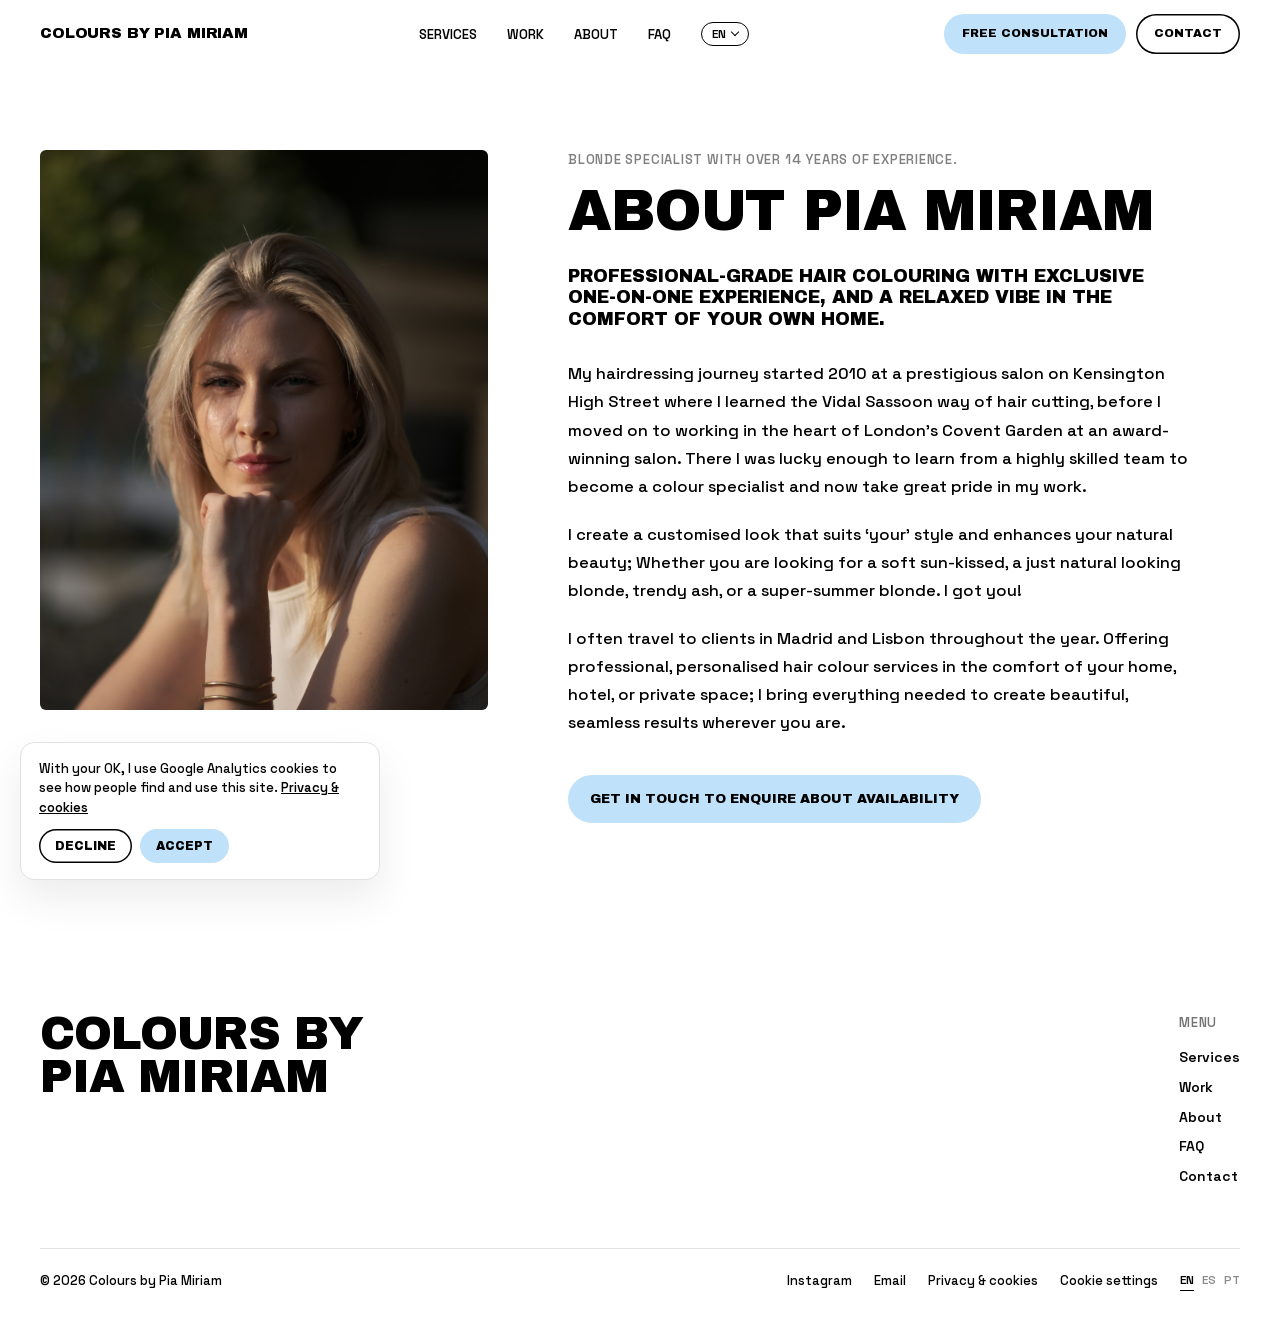
<file: about.html>
<!doctype html>
<html lang="en">
<head>
<meta charset="utf-8">
<meta name="viewport" content="width=device-width, initial-scale=1, viewport-fit=cover">
<title>About Pia Miriam · Colours by Pia Miriam</title>
<meta name="description" content="Professional-grade hair colouring with exclusive one-on-one experience, and a relaxed vibe in the comfort of your own home.">
<meta property="og:title" content="About Pia Miriam · Colours by Pia Miriam">
<meta property="og:type" content="website">
<meta property="og:site_name" content="Colours by Pia Miriam">
<meta property="og:description" content="Professional-grade hair colouring with exclusive one-on-one experience, and a relaxed vibe in the comfort of your own home.">
<meta property="og:image" content="https://www.piamiriamcolour.com/share.jpg">
<meta property="og:image:width" content="1200"><meta property="og:image:height" content="630">
<meta name="twitter:card" content="summary_large_image">
<link rel="icon" href="/favicon.ico" sizes="any"><link rel="icon" type="image/png" sizes="32x32" href="/favicon-32.png">
<link rel="icon" type="image/png" sizes="192x192" href="/icon-192.png">
<link rel="apple-touch-icon" href="/apple-touch-icon.png">
<link rel="alternate" hreflang="en" href="https://www.piamiriamcolour.com/about">
<link rel="alternate" hreflang="es" href="https://www.piamiriamcolour.com/es-about">
<link rel="alternate" hreflang="pt" href="https://www.piamiriamcolour.com/pt-about">
<link rel="alternate" hreflang="x-default" href="https://www.piamiriamcolour.com/about">
<link rel="canonical" href="https://www.piamiriamcolour.com/about">

<link href="/fonts.css" rel="stylesheet">
<style>
:root{--blue:#BFE1FA;--bg:#F9F9FD;--line:#E1E1E6;--ink:#000;--grey:#808080;--H:'Archivo Black',Impact,sans-serif;--B:'Space Grotesk',system-ui,sans-serif}
*{box-sizing:border-box;margin:0;padding:0}
html{scroll-behavior:smooth}
body{background:#fff;color:var(--ink);font-family:var(--B);font-weight:500;font-size:16px;line-height:1.55;-webkit-font-smoothing:antialiased;overflow-x:hidden}
img{display:block;max-width:100%}
a{color:inherit}
.H{font-family:var(--H);text-transform:uppercase;letter-spacing:-.02em;line-height:.92;font-weight:400}
.wrap{max-width:1320px;margin:0 auto;padding:0 40px}
.lbl{font-weight:600;text-transform:uppercase;font-size:13px;letter-spacing:.06em}

/* header */
header{position:fixed;top:0;left:0;right:0;z-index:40;color:#000;background:rgba(255,255,255,.88);backdrop-filter:blur(10px)}
.nav{display:flex;justify-content:space-between;align-items:center;height:68px}
.brand{font-family:var(--H);text-transform:uppercase;font-size:15px;text-decoration:none;letter-spacing:-.01em}
.brand span,.ft-brand span{display:inline-block;animation:glow 7s calc(.6s + var(--k) * 70ms) infinite both}
@keyframes glow{0%{color:#000}3%{color:var(--blue)}45%{color:var(--blue)}52%{color:#000}100%{color:#000}}
@media (prefers-reduced-motion:reduce){.brand span,.ft-brand span{animation:none}}
.links{display:flex;gap:30px;list-style:none}
.links a{text-decoration:none;font-weight:600;text-transform:uppercase;font-size:13px}
.burger{display:none;background:none;border:0;width:40px;height:40px;margin-right:-8px;cursor:pointer;position:relative;-webkit-tap-highlight-color:transparent}
.burger i{position:absolute;left:9px;right:9px;height:2px;border-radius:2px;background:#000;transition:transform .3s,opacity .2s}
.burger i:nth-child(1){top:13px}.burger i:nth-child(2){top:19px}.burger i:nth-child(3){top:25px}
header.menu-open .burger i:nth-child(1){transform:translateY(6px) rotate(45deg)}
header.menu-open .burger i:nth-child(2){opacity:0}
header.menu-open .burger i:nth-child(3){transform:translateY(-6px) rotate(-45deg)}

/* hero */
.hero{background:#fff}
.hero-d{padding:190px 0 50px}
.hero-d h1{font-size:clamp(52px,9vw,140px);line-height:.88}
.hero-m{display:none;padding:120px 0 40px}
.hero-m .lbl{color:var(--grey);margin-bottom:18px}
.hero-m .hname{font-size:clamp(40px,11.8vw,58px);line-height:.9}
.hero-m .hero-in{width:100%}
.hero-text{font-size:15.5px;line-height:1.55;margin-top:22px}
.cities{display:flex;flex-wrap:wrap;align-items:center;gap:6px 0;margin:24px 0 28px;font-family:var(--H);text-transform:uppercase;font-size:11px;letter-spacing:.02em}
.cities span{display:inline-flex;align-items:center}
.cities span:not(:last-child):after{content:"";width:4px;height:4px;border-radius:50%;background:#000;margin:0 8px}
.cities .home{background:var(--blue);border-radius:999px;padding:4px 9px}
.hero .ln{display:block;overflow:hidden}
.hero-d .ln span{display:inline-block;transform:translateY(110%)}
.hero-m .ln span{display:inline-block}
.journey{margin-top:44px;border-top:1px solid var(--line);padding-top:22px}
.journey .lbl{color:var(--grey);margin-bottom:16px}
.journey ol{list-style:none;margin:0;padding:0;display:grid;grid-template-columns:repeat(var(--n,6),1fr);gap:0 14px}
.journey li{position:relative;color:#C9C9D1;transition:color .6s}
.journey li small{display:inline-block;font-weight:600;font-size:12px;letter-spacing:.06em;border:1px solid currentColor;border-radius:999px;padding:3px 9px;margin-bottom:10px;transition:background .6s,border-color .6s,color .6s}
.journey li span{display:block;font-family:var(--H);text-transform:uppercase;font-size:clamp(17px,1.85vw,28px);line-height:.95;letter-spacing:-.02em}
.journey li:after{content:"";position:absolute;left:58px;right:6px;top:12px;height:1px;background:currentColor;transform-origin:left;transform:scaleX(0);transition:transform .7s cubic-bezier(.16,1,.3,1)}
.journey li:last-child:after{display:none}
.journey li.on{color:#000}.journey li.on:after{transform:scaleX(1)}
.journey li.cur small{background:var(--blue);border-color:var(--blue);color:#000}
.journey ol.rot li{color:#B9B9C2}.journey ol.rot li.cur{color:#000}
.journey ol.rot li:after{background:#C9C9D1}
.hero-meta{display:flex;justify-content:space-between;align-items:end;margin-top:34px;gap:30px}
.hero-meta p{max-width:420px;font-size:16px}
.cta{display:inline-flex;align-items:center;gap:10px;background:var(--blue);color:#000;text-decoration:none;font-family:var(--H);text-transform:uppercase;font-size:13px;padding:14px 22px;border-radius:999px;transition:transform .25s}
.cta:hover{transform:scale(1.05)}
.cta svg{transition:transform .25s}.cta:hover svg{transform:translateX(4px)}


/* testimonial */
.quote{padding:110px 0 100px;background:var(--bg)}
.quote blockquote{font-family:var(--H);text-transform:uppercase;font-style:italic;font-size:clamp(20px,2.2vw,32px);line-height:1.12;letter-spacing:-.01em;max-width:980px}
.quote blockquote .w{display:inline-block;opacity:.18;transition:opacity .3s}
.quote cite{display:block;margin-top:28px;font-style:normal;font-weight:600}

/* swipe rail (reviews) */
.rail{overflow-x:auto;scroll-snap-type:x mandatory;scrollbar-width:none;cursor:grab;overscroll-behavior-x:contain}
.rail::-webkit-scrollbar{display:none}
.rail.drag{cursor:grabbing;scroll-snap-type:none}.rail.drag *{pointer-events:none}
.rail>*{scroll-snap-align:start;user-select:none}
.arrows{display:flex;gap:10px;flex:none}
.arrows button{width:46px;height:46px;border-radius:50%;border:1px solid #000;background:transparent;cursor:pointer;display:grid;place-items:center;transition:background .3s,opacity .3s}
.arrows button:hover{background:var(--blue)}.arrows button:disabled{opacity:.25;cursor:default;background:transparent}
.arrows .prev svg{transform:scaleX(-1)}
.progress{position:relative;height:2px;background:rgba(0,0,0,.12);margin-top:34px}
.progress i{position:absolute;left:0;top:0;bottom:0;width:0;background:#000;transition:width .2s}

/* about text */
.about{padding:110px 0;background:#fff}
.hero-m + .about{padding-top:20px}
.about-grid{display:grid;grid-template-columns:.7fr 1.3fr;gap:80px;align-items:center}
.portrait-wrap{margin:0}.got{font-family:var(--H);text-transform:uppercase;font-size:clamp(18px,1.6vw,24px);margin-top:16px;letter-spacing:-.01em}
.about .portrait{border-radius:6px;overflow:hidden;aspect-ratio:4/5}
.about .portrait img{width:100%;height:115%;object-fit:cover;object-position:50% 72%}
.about h2{font-size:clamp(28px,3vw,44px);margin-bottom:20px}
.about .big{font-family:var(--H);text-transform:uppercase;font-size:clamp(15px,1.3vw,18px);line-height:1.2;margin-bottom:18px}
.about p{margin-bottom:16px;max-width:600px}
.more{font-weight:600;text-decoration:none;border-bottom:1px solid #000;padding-bottom:2px;margin-left:22px;font-size:14px}.more:hover{border-color:var(--blue)}
/* about page */
.ab{background:#fff;padding:150px 0 110px}
.ab-grid{display:grid;grid-template-columns:.8fr 1.2fr;gap:80px;align-items:start}
.ab-photo{position:sticky;top:100px;border-radius:6px;overflow:hidden;aspect-ratio:4/5}.ab-photo img{width:100%;height:100%;object-fit:cover;object-position:50% 45%}
.ab .lbl{color:var(--grey);margin-bottom:16px}
.ab h1{font-size:clamp(34px,4.4vw,64px);margin-bottom:28px}
.ab .lead{font-family:var(--H);text-transform:uppercase;font-size:clamp(16px,1.4vw,20px);line-height:1.2;margin-bottom:30px;max-width:620px}
.ab p{font-size:16.5px;line-height:1.7;margin-bottom:20px;max-width:620px}
.ab .cta{margin-top:18px}
.ab .journey ol{grid-template-columns:repeat(3,1fr);row-gap:22px}.ab .journey li:after{display:none}
.ab .journey li span{font-size:clamp(16px,1.4vw,20px)}
@media (max-width:900px){.ab{padding:110px 0 80px}.ab-grid{grid-template-columns:1fr;gap:36px}.ab-photo{position:relative;top:0}}

/* gallery */
.gallery{background:#fff;padding:110px 0 100px;overflow:clip visible}
.gal-head{display:flex;justify-content:space-between;align-items:end;margin-bottom:60px}
.gal-head h2{font-size:clamp(28px,3vw,44px)}
.gal-head a{font-weight:600;text-transform:uppercase;text-decoration:none;border-bottom:2px solid #000}
.grid{display:grid;grid-template-columns:repeat(3,1fr);gap:18px}
.sc{position:relative;margin:0;aspect-ratio:4/5;border-radius:8px;overflow:hidden;cursor:zoom-in;background:#EEF4FA}
.sc img{width:100%;height:100%;object-fit:cover;transition:transform 1.4s cubic-bezier(.16,1,.3,1)}
.sc:hover img{transform:scale(1.04)}
.sc figcaption{position:absolute;left:14px;bottom:14px;background:#fff;border-radius:999px;padding:6px 12px;font-weight:600;font-size:12px}
.sc figcaption b{font-family:var(--H);font-weight:400}
.cursor{position:fixed;left:0;top:0;width:78px;height:78px;border-radius:50%;background:var(--blue);color:#000;font-family:var(--H);font-size:13px;text-transform:uppercase;display:flex;align-items:center;justify-content:center;pointer-events:none;z-index:70;transform:translate(-50%,-50%) scale(0);transition:transform .25s ease}
.cursor.on{transform:translate(-50%,-50%) scale(1)}
.lightbox{position:fixed;inset:0;z-index:80;background:rgba(249,249,253,.97);display:none;align-items:center;justify-content:center;padding:70px 90px 80px;touch-action:pan-y}
.lightbox.open{display:flex}
.lb-in{width:100%;height:100%;display:flex;align-items:center;justify-content:center;min-height:0}
.lightbox img{max-height:100%;max-width:100%;object-fit:contain;border-radius:6px;box-shadow:0 30px 60px rgba(0,0,0,.08)}
.lb-nav{position:absolute;top:50%;transform:translateY(-50%);width:52px;height:52px;border-radius:50%;border:1px solid #000;background:#fff;cursor:pointer;display:grid;place-items:center;transition:background .3s}
.lb-nav:hover{background:var(--blue)}.lb-prev{left:24px}.lb-prev svg{transform:scaleX(-1)}.lb-next{right:24px}
.lb-meta{position:absolute;left:0;right:0;bottom:24px;text-align:center;font-size:13px;font-weight:600}.lb-meta b{font-family:var(--H);font-weight:400;margin-right:10px}
.lightbox .x{position:absolute;top:22px;right:28px;color:#000;font-family:var(--H);font-size:13px;text-transform:uppercase;cursor:pointer;border:1px solid #000;border-radius:999px;padding:9px 16px;background:#fff}
@media (max-width:900px){.lightbox{padding:70px 12px 90px}.lb-nav{top:auto;bottom:18px;transform:none;width:46px;height:46px}.lb-prev{left:16px}.lb-next{right:16px}.lb-meta{bottom:32px}}

/* reels */
.reels{padding:130px 0;background:var(--bg)}
.reels-head{display:flex;justify-content:space-between;align-items:end;margin-bottom:44px}
.reels-head h2{font-size:clamp(40px,5.4vw,84px)}
.reel-row{display:flex;gap:18px;overflow-x:auto;scroll-snap-type:x mandatory;padding-bottom:10px;scrollbar-width:none}
.reel-row::-webkit-scrollbar{display:none}
.reel{flex:none;width:300px;aspect-ratio:9/16;border-radius:10px;overflow:hidden;position:relative;scroll-snap-align:start;background:#000}
.reel iframe{position:absolute;left:0;top:-56px;width:100%;height:calc(100% + 170px);border:0;pointer-events:none}
.reel button{position:absolute;inset:0;background:transparent;border:0;cursor:pointer;display:flex;align-items:end;justify-content:start;padding:18px}
.reel button span{background:var(--blue);color:#000;font-family:var(--H);text-transform:uppercase;font-size:13px;padding:10px 16px;border-radius:999px}

/* services as cards */
.services{padding:110px 0;background:#EAF5FD}
.services h2{font-size:clamp(28px,3vw,44px);margin-bottom:40px}
.cards{display:grid;grid-template-columns:repeat(3,1fr);gap:16px}
.card{background:#fff;border:1px solid transparent;box-shadow:0 1px 3px rgba(0,0,0,.05);border-radius:12px;padding:24px 26px;display:grid;grid-template-rows:auto 1fr auto auto;min-height:220px;transition:transform .3s cubic-bezier(.2,.8,.2,1), border-color .3s, background .3s}
.card:hover{transform:translateY(-6px);border-color:#000;background:var(--blue)}
.card .tag{justify-self:start;background:var(--blue);border-radius:999px;padding:5px 12px;font-size:11px;font-weight:600;text-transform:uppercase;letter-spacing:.04em}
.card:hover .tag{background:#fff}
.card h3{font-family:var(--H);text-transform:uppercase;font-weight:400;font-size:clamp(16px,1.4vw,20px);line-height:1.1;margin:26px 0 0;align-self:start}
.card .price{font-family:var(--H);font-size:clamp(28px,2.6vw,38px);line-height:1;margin-top:22px}
.card .price small{display:block;font-family:var(--B);font-weight:600;font-size:12px;text-transform:uppercase;letter-spacing:.06em;margin-bottom:6px;color:#555}
.card{cursor:pointer}
.card .note{font-size:12.5px;color:#555;min-height:18px;margin-top:10px}
.card .book{justify-self:start;display:inline-flex;align-items:center;gap:8px;margin-top:18px;font-family:var(--H);text-transform:uppercase;font-size:12px;text-decoration:none;color:#000;border-bottom:1px solid #000;padding-bottom:3px}
.card.wide{grid-column:1/-1;min-height:0;grid-template-columns:1fr auto;grid-template-rows:auto auto auto;column-gap:40px;background:#fff}
.card.wide .tag{grid-column:1}.card.wide h3{grid-column:1;margin-top:18px}.card.wide .note{grid-column:1;font-size:14px;color:#333}
.card.wide .price{grid-column:2;grid-row:1/3;align-self:center;font-size:clamp(20px,1.8vw,26px)}.card.wide .book{grid-column:2;grid-row:3;justify-self:end;align-self:end}
form .picked{grid-column:1/-1;display:none;align-items:center;gap:10px;background:var(--blue);border-radius:999px;padding:9px 16px;font-size:13px;font-weight:600;justify-self:start}
form .picked.on{display:inline-flex}form .picked button{border:0;background:none;cursor:pointer;font-size:16px;line-height:1;padding:0}
/* salon menu */
.menu-grid{display:grid;grid-template-columns:1fr 1fr;gap:16px;margin-top:16px}
.grp{background:#fff;border:1px solid transparent;box-shadow:0 1px 3px rgba(0,0,0,.05);border-radius:12px;padding:26px 28px 8px}
.grp h3{font-family:var(--H);text-transform:uppercase;font-weight:400;font-size:clamp(20px,1.9vw,28px);line-height:1;margin-bottom:16px}
.opt{display:grid;grid-template-columns:1fr auto auto;align-items:center;gap:18px;padding:18px 0;border-top:1px solid var(--line);cursor:pointer}
.opt .nm{font-weight:600;font-size:16px}
.opt .pr{font-family:var(--H);font-size:clamp(22px,2vw,30px);line-height:1;white-space:nowrap}
.opt .pr small{font-family:var(--B);font-size:11px;font-weight:600;text-transform:uppercase;letter-spacing:.06em;color:#555;margin-right:6px;vertical-align:middle}
.opt .bk{display:inline-flex;align-items:center;gap:8px;border:1px solid #000;border-radius:999px;padding:9px 14px;font-family:var(--H);text-transform:uppercase;font-size:11px;text-decoration:none;color:#000;transition:background .3s,border-color .3s}
.opt:hover .bk,.opt:focus-visible .bk{background:var(--blue);border-color:var(--blue)}
.addons{margin-top:16px;background:#fff;border:1px solid transparent;box-shadow:0 1px 3px rgba(0,0,0,.05);border-radius:12px;padding:20px 28px;display:flex;flex-wrap:wrap;align-items:baseline;gap:8px 30px}
.addons .t{font-family:var(--H);text-transform:uppercase;font-size:14px}
.addons .it{font-size:15px;font-weight:600}.addons .it b{font-family:var(--H);font-weight:400;margin-left:8px}
.addons small{flex-basis:100%;color:#555;font-size:12.5px}
.langs{display:flex;gap:8px;font-size:12px;font-weight:600}
/* single language button */
.lang-pick{position:relative;display:block}
.lang-pick summary{list-style:none;cursor:pointer;display:inline-flex;align-items:center;gap:6px;border:1.5px solid #000;border-radius:999px;padding:5px 10px;font-weight:600;font-size:12px;line-height:1}
.lang-pick summary::-webkit-details-marker{display:none}
.lang-pick summary i{width:6px;height:6px;border-right:1.5px solid #000;border-bottom:1.5px solid #000;transform:translateY(-2px) rotate(45deg);transition:transform .25s}
.lang-pick[open] summary i{transform:translateY(1px) rotate(-135deg)}
.lang-pick div{position:absolute;right:0;top:calc(100% + 6px);background:#fff;border-radius:12px;box-shadow:0 8px 24px rgba(0,0,0,.12);padding:6px;display:flex;flex-direction:column;min-width:64px;z-index:50}
.lang-pick div a{opacity:1;padding:8px 12px;border-radius:8px;text-decoration:none;font-weight:600;font-size:13px;text-align:center}
.lang-pick div a:hover{background:var(--blue)}.langs-m{display:none}.langs a{opacity:.45;text-decoration:none}.langs a.cur{opacity:1;border-bottom:1px solid currentColor}
.notes{margin-top:30px;max-width:820px;font-size:13.5px;color:#333}
.notes p{margin-bottom:8px}

/* contact */
/* FAQ: calm list, one answer opens at a time is not forced */
.faq{background:#fff;padding:100px 0}
.faq-grid{display:grid;grid-template-columns:.7fr 1.3fr;gap:80px;align-items:start}
.faq h2{font-size:clamp(28px,3vw,44px)}
.qas{border-top:1px solid var(--line)}
.qa{border-bottom:1px solid var(--line)}
.qa summary{list-style:none;cursor:pointer;display:flex;justify-content:space-between;align-items:center;gap:20px;padding:22px 0;font-family:var(--H);text-transform:uppercase;font-size:clamp(14px,1.2vw,17px);letter-spacing:-.01em}
.qa summary::-webkit-details-marker{display:none}
.qa summary span{flex:none;width:32px;height:32px;border-radius:50%;background:var(--blue);display:grid;place-items:center;font-family:var(--B);font-size:18px;transition:transform .3s}
.qa[open] summary span{transform:rotate(45deg)}
.qa p{padding:0 52px 24px 0;font-size:15.5px;line-height:1.6;max-width:640px}
@media (max-width:900px){.faq{padding:64px 0}.faq-grid{grid-template-columns:1fr;gap:20px}.faq h2{font-size:30px}.qa summary{padding:18px 0;font-size:13px}.qa p{padding-right:0;font-size:15px}}
.contact{background:var(--blue);color:#000;padding:110px 0 100px}
.contact h2{font-size:clamp(28px,3vw,44px);color:#000}
.contact-grid{display:grid;grid-template-columns:1.1fr .9fr;gap:80px;margin-top:36px;align-items:center}
.ct-photo{margin:0;border-radius:10px;overflow:hidden;aspect-ratio:4/3;max-height:420px}.ct-photo img{width:100%;height:100%;object-fit:cover}
.contact .ch{margin-bottom:26px}
.dm{display:inline-flex;align-items:center;gap:12px;background:#000;color:#fff;text-decoration:none;font-family:var(--H);text-transform:uppercase;font-size:13px;padding:16px 24px;border-radius:999px;margin-bottom:34px;transition:transform .25s}
.contact .ch a[href^="mailto"]{text-transform:none}
.dm:hover{transform:translateY(-2px)}
.sheet{position:fixed;inset:0;z-index:90;overscroll-behavior:contain;background:rgba(0,0,0,.35);display:flex;align-items:center;justify-content:center;padding:16px;opacity:0;pointer-events:none;transition:opacity .3s}
.sheet.open{opacity:1;pointer-events:auto}
.sheet-in{position:relative;background:#fff;border-radius:22px;padding:30px 30px 22px;max-width:540px;width:100%;max-height:calc(100vh - 32px);max-height:calc(100dvh - 32px);overflow:auto;overscroll-behavior:contain;-webkit-overflow-scrolling:touch;transform:translateY(14px);transition:transform .3s}
.sheet.open .sheet-in{transform:none}
.sheet .x{position:absolute;top:18px;right:20px;background:none;border:0;font-size:12px;text-transform:uppercase;letter-spacing:.04em;cursor:pointer;color:#000;z-index:2}
.prog{margin:0 70px 22px 0}.prog .lbl{display:block;color:var(--grey);margin-bottom:10px}.prog .lbl b{color:#000}
.prog i{display:block;height:3px;background:var(--line);border-radius:3px;overflow:hidden}.prog .bar{display:block;height:100%;width:25%;background:#000;transition:width .4s ease}
.step{border:0;margin:0;padding:0;min-width:0}.step legend{font-size:22px;line-height:1.1;text-transform:uppercase;margin-bottom:18px;padding:0}
.opts{display:grid;gap:8px;border-radius:14px}.opts.bad,.fi.bad{animation:shake .45s}
@keyframes shake{25%{transform:translateX(-6px)}50%{transform:translateX(6px)}75%{transform:translateX(-3px)}}
.opt-r input,.chip-c input,.seg input{position:absolute;opacity:0;pointer-events:none}
.opt-r span{display:block;border:1.5px solid var(--line);border-radius:14px;padding:14px 16px;font-size:14.5px;cursor:pointer;transition:border-color .2s,background .2s}
.opt-r span:hover{border-color:#000}.opt-r input:checked+span{border-color:#000;background:var(--blue)}
.opt-r input:focus-visible+span,.chip-c input:focus-visible+span,.seg input:focus-visible+span{outline:2px solid #000;outline-offset:2px}
.sub{font-size:12px;text-transform:uppercase;letter-spacing:.04em;color:var(--grey);margin:18px 0 10px}
.chips{display:flex;flex-wrap:wrap;gap:8px}
.chip-c span{display:inline-block;border:1.5px solid var(--line);border-radius:999px;padding:10px 16px;font-size:13.5px;cursor:pointer;transition:border-color .2s,background .2s}
.chip-c input:checked+span{border-color:#000;background:var(--blue)}
.seg{display:inline-flex;border:1.5px solid #000;border-radius:999px;padding:3px;margin-bottom:10px}
.seg span{display:block;padding:8px 18px;border-radius:999px;font-size:13px;cursor:pointer}.seg input:checked+span{background:#000;color:#fff}
.fi{display:block;width:100%;box-sizing:border-box;border:1.5px solid var(--line);border-radius:14px;padding:14px 16px;font:inherit;font-size:15px;margin-top:10px;background:#fff;color:#000}
.fi:focus{outline:none;border-color:#000}textarea.fi{resize:vertical;margin-top:14px}
.consent{font-size:12px;color:var(--grey);margin:12px 0 0}.consent a{color:inherit}
.hp{position:absolute;left:-9999px}
.sheet .nav{display:flex;align-items:center;justify-content:space-between;gap:12px;margin-top:24px}
.sheet .nav .dm{margin:0 0 0 auto;border:0;cursor:pointer}.sheet .nav .dm[disabled]{opacity:.6}
.sheet .back{background:none;border:0;font:inherit;font-size:13px;cursor:pointer;padding:8px 0;color:#000}
.done{padding:20px 0 6px}.done .H{font-size:28px;text-transform:uppercase;margin-bottom:10px}
.alt{font-size:12.5px;color:var(--grey);margin:18px 0 0;padding-top:14px;border-top:1px solid var(--line)}.alt a{color:#000}
.dm-book{background:var(--blue);color:#000}.dm.dm-book svg path{stroke:#000}
@media (max-width:700px){.sheet{align-items:flex-end;padding:0}.sheet-in{border-radius:22px 22px 0 0;padding:26px 20px calc(20px + env(safe-area-inset-bottom));max-height:92vh;max-height:92dvh}.step legend{font-size:19px}.sheet .nav .dm{width:auto}}

.dm-main{background:#000;color:#fff;margin-bottom:22px}.dm.dm-main svg path{stroke:#fff}
.dm-main{padding:17px 28px}
.alt-ways{margin-top:34px;padding-top:26px;border-top:1px solid rgba(0,0,0,.14);max-width:560px}
.alt-ways .q{font-size:13px;font-weight:600;text-transform:uppercase;letter-spacing:.05em;opacity:.6;margin-bottom:14px}
.alt-links{display:flex;gap:14px}
.alt-links a{width:54px;height:54px;border-radius:50%;background:#fff;display:grid;place-items:center;color:#000;transition:transform .25s,background .25s}
.alt-links a:hover{transform:translateY(-2px);background:#000;color:#fff}
.alt-links a svg{width:22px;height:22px}.alt-links a svg *:not([stroke=none]){stroke:currentColor}.alt-links a .igi circle[fill]{fill:currentColor}
.ctas{display:flex;flex-wrap:wrap;gap:12px;margin-bottom:34px}.ctas .dm{margin-bottom:0}
.dm-mail{background:transparent;color:#000;border:1.5px solid #000;padding:14.5px 22.5px}
.dm.dm-mail svg{fill:none}.dm.dm-mail svg rect,.dm.dm-mail svg path{stroke:#000}
.ft-dm.dm-mail{padding:11.5px 16.5px;margin-top:10px}
.cities span{transition:background-color .45s ease}
.dm svg{width:20px;height:20px}.dm svg path{stroke:#fff}
.iglink{display:inline-flex;align-items:center;gap:10px}.iglink .igi{width:1.1em;height:1.1em;flex:none}
.contact .ch .lbl{color:#000;opacity:.55;margin-bottom:4px}
.contact .ch a{font-family:var(--H);font-size:20px;text-decoration:none;text-transform:uppercase}
.contact .ch a:hover{opacity:.6}
form{display:grid;grid-template-columns:1fr 1fr;gap:22px}
label{display:block;font-size:11px;font-weight:600;text-transform:uppercase;color:#000;opacity:.6;margin-bottom:6px}
input,textarea{width:100%;background:transparent;border:0;border-bottom:1px solid rgba(0,0,0,.35);color:#000;font:inherit;font-size:16px;padding:8px 0;outline:none}
input:focus,textarea:focus{border-color:#000}
textarea{min-height:110px;resize:vertical}
.full{grid-column:1/-1}
form .cta{border:0;cursor:pointer;justify-self:start;background:#000;color:#fff}form .cta svg path{stroke:#fff}
.hp{display:none}
footer{background:#fff;color:#000;padding:80px 0 26px;font-size:14px}
footer a{text-decoration:none}
.ft-top{display:grid;grid-template-columns:1fr auto;gap:40px;padding-bottom:60px}
.ft-brand{font-family:var(--H);text-transform:uppercase;font-size:clamp(30px,3.6vw,54px);line-height:.92;letter-spacing:-.02em}
.ft-col .lbl{opacity:.55;margin-bottom:14px}
.ft-col ul{list-style:none;display:grid;gap:8px;font-weight:600}
.ft-col ul a:hover{text-decoration:underline}
.ft-dm{margin:16px 0 0;font-size:11.5px;padding:13px 18px}
.ig{display:inline-flex;align-items:center;gap:12px;font-weight:600;margin-top:14px}
.ig i{width:46px;height:46px;border-radius:50%;background:var(--blue);display:grid;place-items:center;transition:transform .3s}
.ig:hover i{transform:rotate(-8deg) scale(1.06)}.ig svg{width:22px;height:22px}
.ft-bot{border-top:1px solid var(--line);padding-top:22px;display:flex;justify-content:space-between;flex-wrap:wrap;gap:12px;font-size:13px}
.ft-bot .legal{display:flex;gap:22px;align-items:center}
@media (max-width:900px){footer{padding:60px 0 24px}.ft-top{grid-template-columns:1fr 1fr;gap:34px 20px;padding-bottom:40px}.ft-brand{grid-column:1/-1}}

@media (max-width:900px){
  .wrap{padding:0 20px}
  .links{display:none;position:absolute;top:100%;left:0;right:0;height:calc(100vh - 68px);height:calc(100dvh - 68px);overflow:auto;background:var(--blue);color:#000;flex-direction:column;gap:0;padding:8px 20px calc(24px + env(safe-area-inset-bottom));mix-blend-mode:normal}
  header.menu-open{mix-blend-mode:normal;color:#000;background:var(--blue);backdrop-filter:none}
  .links.open{display:flex}
  .links li{border-bottom:1px solid rgba(0,0,0,.14)}
  .links a{display:flex;justify-content:space-between;align-items:center;padding:20px 0;font-family:var(--H);font-weight:400;font-size:28px;line-height:1;letter-spacing:-.01em}
  .links li.langs{border:0}
  .burger{display:block}
  .hero{padding:140px 0 70px}
  .hero-meta{flex-direction:column;align-items:start}
  
  .journey ol{grid-template-columns:1fr 1fr;row-gap:22px}
  .journey li:nth-child(2n):after{display:none}
  .about-grid,.contact-grid{grid-template-columns:1fr;gap:40px}
  .grid{grid-template-columns:1fr 1fr;gap:10px}.sc figcaption{left:10px;bottom:10px}
  .cards{grid-template-columns:1fr 1fr;gap:10px}
  .card{min-height:190px;padding:18px}
  .links .lang-li{display:none}.langs-m{display:flex;margin-left:auto;margin-right:18px}
  .opt{grid-template-columns:1fr auto;grid-template-areas:"nm bk" "pr bk";row-gap:4px}.opt .nm{grid-area:nm}.opt .pr{grid-area:pr}.opt .bk{grid-area:bk}
  .menu-grid{grid-template-columns:1fr}.grp{padding:22px 20px 6px}.addons{padding:18px 20px}.opt{gap:12px}.opt .bk{padding:8px 11px}
  .card.wide{grid-template-columns:1fr}.card.wide .price,.card.wide .book{grid-column:1;grid-row:auto;justify-self:start}
  form{grid-template-columns:1fr}
  .quote,.about,.gallery,.reels,.services,.contact{padding:90px 0}
  .reel{width:240px}
  .cursor{display:none}
}

/* google reviews rail */
.greviews{background:var(--bg);padding:10px 0 30px;overflow:hidden}
.greviews .progress{background:var(--line)}
.gr-head{display:flex;justify-content:space-between;align-items:end;gap:20px;margin-bottom:28px}
.gr-head .lbl{margin-right:auto;margin-left:20px;align-self:center}
.gr-head h2{font-size:clamp(22px,2.2vw,32px)}
.gr-row{display:flex;gap:16px;align-items:stretch;padding:4px max(40px,calc((100vw - 1320px) / 2 + 40px)) 8px;scroll-padding-left:max(40px,calc((100vw - 1320px) / 2 + 40px))}
.rv-card{width:340px;flex:none;background:#fff;border:1px solid transparent;box-shadow:0 1px 3px rgba(0,0,0,.05);border-radius:12px;padding:22px 22px 18px;display:flex;flex-direction:column;transition:transform .3s, border-color .3s}
.rv-card:hover{transform:translateY(-4px);border-color:#000}
.rv-card .st{color:#000;letter-spacing:.15em;font-size:13px}
.rv-card blockquote{font-size:14.5px;line-height:1.5;margin:12px 0 16px;flex:1}
.rv-card figcaption{font-family:var(--H);text-transform:uppercase;font-size:12px;display:flex;justify-content:space-between;align-items:center;gap:10px}
.rv-card figcaption span{font-family:var(--B);font-weight:600;font-size:11px;color:#555;text-transform:none;background:var(--blue);border-radius:999px;padding:3px 9px}
.gbadge{display:inline-flex;align-items:center;gap:10px;margin-right:auto;margin-left:22px;padding:8px 16px 8px 10px;background:#fff;border:1px solid var(--line);border-radius:999px;text-decoration:none;font-size:13px;font-weight:500;transition:border-color .3s}
.gbadge:hover{border-color:#000}.gbadge svg{width:20px;height:20px;flex:none}
.gbadge b{font-family:var(--H);font-weight:400;font-size:15px}.gbadge .s{color:#000;font-size:12px;margin-left:-4px}
.trust{display:flex;flex-wrap:wrap;align-items:center;gap:10px;margin-top:22px}
.trust .lbl{color:var(--grey);margin-right:6px}
.chip{display:inline-flex;align-items:center;gap:8px;background:#fff;border:1px solid transparent;box-shadow:0 1px 3px rgba(0,0,0,.05);border-radius:999px;padding:7px 8px 7px 14px;font-size:13px;font-weight:600}
.chip b{background:var(--blue);border-radius:999px;min-width:24px;height:24px;display:grid;place-items:center;font-size:12px}
.wo{display:inline-flex;align-items:center;gap:8px;margin-left:auto;background:#fff;border:1px solid transparent;box-shadow:0 1px 3px rgba(0,0,0,.05);border-radius:999px;padding:7px 14px 7px 10px;font-size:13px;font-weight:600;text-decoration:none}
.wo svg{width:16px;height:16px}.wo:hover{border-color:#000}
@media (max-width:900px){.wo{margin-left:0}.trust .lbl{flex-basis:100%}}
.gr-links{display:flex;gap:12px;flex-wrap:wrap;margin-top:22px;font-size:14px;font-weight:600}
.gr-links a{display:inline-flex;align-items:center;gap:8px;text-decoration:none;font-family:var(--H);text-transform:uppercase;font-size:12px;letter-spacing:.02em;padding:13px 20px;border-radius:999px;border:1.5px solid #000;background:#000;color:#fff;transition:transform .25s}.gr-links a+a{background:transparent;color:#000}.gr-links a:hover{transform:translateY(-2px)}
.cookie{position:fixed;left:20px;bottom:20px;z-index:60;max-width:360px;background:#fff;border:1px solid var(--line);border-radius:14px;box-shadow:0 18px 40px rgba(0,0,0,.08);padding:16px 18px;font-size:13px;line-height:1.5;display:none;gap:14px;align-items:center}
.cookie.show{display:flex}.cookie a{color:#000;font-weight:600}
.cookie .ck-b{display:flex;gap:8px;flex:none}.cookie.show{flex-direction:column;align-items:flex-start;gap:12px}.cookie button[data-c="no"]{background:#fff;box-shadow:inset 0 0 0 1.5px #000}
.ck-link{background:none;border:0;padding:0;font:inherit;color:inherit;cursor:pointer}.ck-link:hover{text-decoration:underline}
.cookie button{flex:none;border:0;border-radius:999px;background:var(--blue);font-family:var(--H);text-transform:uppercase;font-size:12px;padding:10px 16px;cursor:pointer}
@media (max-width:900px){.gbadge{margin-left:0;order:3}.cookie{left:12px;right:12px;bottom:12px;max-width:none}}
@media (max-width:900px){.rv-card{width:82vw;max-width:340px}.gr-row{padding:4px 20px 8px;scroll-padding-left:20px}.gr-head{flex-wrap:wrap}.gr-head .lbl{display:none}}

/* ---- mobile polish: calmer rhythm, one column, nothing cramped ---- */
.fab{display:none}
@media (max-width:900px){
  body{font-size:15px}
  .hero-d{display:none}.hero-m{display:block}
  .cities{font-size:11px;margin:24px 0 28px;letter-spacing:.02em}
  .cities span:not(:last-child):after{margin:0 8px}
  .cities .home{padding:4px 9px}
  .journey{margin-top:30px;padding-top:18px}
  .hero-meta{margin-top:28px;gap:22px}
  .quote{padding:64px 0 40px}
  .quote blockquote{font-size:18px;line-height:1.25}
  .quote cite{margin-top:18px;font-size:14px}
  .greviews{padding:20px 0 56px}
  .gr-head{flex-direction:column;align-items:flex-start;gap:14px;margin-bottom:22px}
  .gr-head .arrows{display:none}
  .gbadge{order:0}
  .trust{gap:8px}.chip{font-size:12px;padding:6px 7px 6px 12px}
  .gr-links{flex-direction:column;gap:10px;font-size:13px}.gr-links a{width:100%;justify-content:center;text-align:center;padding:15px 16px;font-size:12px}
  .gr-links a:first-child{background:var(--blue);border-color:var(--blue);color:#000}
  .services,.gallery,.about,.contact{padding:64px 0}
  .about{padding-bottom:28px}.about + .gallery{padding-top:8px}
  .services h2,.gal-head h2,.contact h2{font-size:30px}
  .services .cards{margin-top:22px}
  .addons{flex-direction:column;align-items:flex-start;gap:6px}
  .notes{margin-top:22px;font-size:12.5px}
  .gal-head{flex-direction:column;align-items:flex-start;gap:12px;margin-bottom:26px}
  .gal-head a{font-size:13px}
  .about-grid{gap:28px}
  .about h2{font-size:30px;margin-bottom:14px}
  .about .big{font-size:14px}
  .about .cta,.ab .cta{font-size:11.5px;padding:14px 18px;white-space:normal;text-align:center;display:flex;justify-content:center}
  .more{display:inline-block;margin:18px 0 0}
  .contact-grid{gap:34px}.ct-photo{display:none}
  .dm{width:100%;justify-content:center;margin-bottom:26px}.ctas{margin-bottom:26px}
  .ft-top .ft-col:last-child{grid-column:1/-1}.ft-dm{margin:14px 0 0}
  .cookie{padding:12px 14px;font-size:12px;gap:10px;border-radius:12px}
  .cookie button{padding:8px 12px;font-size:11px}
  .fab{display:inline-flex;position:fixed;right:16px;bottom:16px;z-index:55;align-items:center;gap:8px;background:#000;color:#fff;text-decoration:none;font-family:var(--H);text-transform:uppercase;font-size:12px;padding:13px 18px;border-radius:999px;box-shadow:0 10px 30px rgba(0,0,0,.18);transition:transform .35s cubic-bezier(.16,1,.3,1),opacity .35s,bottom .35s}
  .fab{background:var(--blue);color:#000;font-size:15px;padding:18px 30px;box-shadow:0 6px 18px rgba(0,0,0,.18);bottom:calc(18px + env(safe-area-inset-bottom));right:auto;left:50%;transform:translateX(-50%);-webkit-tap-highlight-color:transparent}
  .fab svg{width:16px;height:16px}.fab svg path{stroke:#000}
  header.menu-open ~ .fab{display:none}
  .fab.away{opacity:0;transform:translate(-50%,20px);pointer-events:none}
  .sc.pop{opacity:0;transform:translateY(36px) scale(.95);transition:opacity .8s ease,transform .9s cubic-bezier(.16,1,.3,1)}
  .sc.pop.in{opacity:1;transform:none}
  body.ck .fab{bottom:calc(92px + env(safe-area-inset-bottom))}
}

/* mobile hero: tighter gap to Pia's block; moving city pill without layout jumps */
.hero.hero-m{padding-bottom:28px}
.hero-m .cities{gap:6px 2px;margin-left:-8px}
.hero-m .cities span{position:relative;padding:4px 8px;border-radius:999px;margin-right:8px}
.hero-m .cities span:not(:last-child):after{position:absolute;right:-7px;top:50%;margin:0;transform:translateY(-50%)}
.hero-m .cities .home{padding:4px 8px}

/* booking form: undo the old contact-form rules (form grid, uppercase grey labels, underline inputs) */
.sheet [hidden]{display:none!important}
#book-form{display:block}
#book-form label{display:block;font-size:inherit;font-weight:inherit;text-transform:none;opacity:1;margin:0;color:#000}
#book-form .chip-c,#book-form .seg label{display:inline-block}
#book-form .fi{border:1.5px solid var(--line);border-radius:14px;padding:14px 16px;background:#fff;font-size:15px}
#book-form .fi:focus{border-color:#000}
#book-form .opt-r span,#book-form .chip-c span{text-transform:none;color:#000}
#book-form .seg input:checked+span{background:#000;color:#fff}
#book-form .back{width:auto;height:auto;border-radius:0;display:inline-block}
#book-form .back:hover{background:none;opacity:.6}

/* hero: Google rating right under the main button */
.hero-act{display:flex;flex-direction:column;align-items:flex-end;gap:12px}
.hero-rate{display:inline-flex;align-items:center;gap:6px;font-size:13px;text-decoration:none;color:#000}
.hero-rate svg{width:16px;height:16px;flex:none}.hero-rate b{font-family:var(--H);font-weight:400}.hero-rate .s{color:#000;font-size:12px}.hero-rate .n{opacity:.8}.hero-rate:hover{opacity:.65}
.hero-m .hero-rate{display:flex;margin-top:14px}
/* mobile hero button: text centred next to the arrow, one line when it fits */
.hero-m .cta{display:flex;width:fit-content;margin:0 auto;justify-content:center;text-align:center;white-space:nowrap;font-size:13px;padding:16px 30px}
.hero-m .hero-rate{justify-content:center}
@media (max-width:900px){.hero-act{align-items:flex-start}}
@media (max-width:900px){
  .contact{padding:72px 0 64px}
  .contact h2{margin-bottom:16px}
  .dm-main{width:100%;justify-content:center;padding:18px 24px;margin-bottom:0}
  .alt-ways{margin-top:30px;padding-top:24px}
  .ft-bot{flex-direction:column;align-items:flex-start;gap:16px}
  .ft-bot .legal{flex-wrap:wrap;gap:14px 22px}
}

/* ---- one spacing rhythm: sections 100px (desktop) / 64px (phones); title to content 36px / 24px ---- */
.quote,.gallery,.services,.faq,.contact{padding-top:100px;padding-bottom:100px}
.greviews{padding-bottom:100px}
.gal-head{margin-bottom:36px}.services h2{margin-bottom:36px}.contact h2{margin-bottom:36px}.faq-grid{gap:60px}
@media (max-width:900px){
  .quote{padding-top:64px;padding-bottom:40px}
  .greviews{padding-bottom:64px}
  .gallery,.services,.faq,.contact{padding-top:64px;padding-bottom:64px}
  .about + .gallery{padding-top:8px}
  .gal-head{margin-bottom:24px}.services h2,.contact h2{margin-bottom:24px}.services .cards{margin-top:0}.contact h2{margin-bottom:0}.contact .contact-grid{margin-top:24px}
  .faq-grid{gap:24px}
}

/* hero: less space above the name; rating on the left, level with the button (desktop) */
.hero-d{padding-top:130px;padding-bottom:36px}
.hero-d .hero-meta{display:flex;justify-content:space-between;align-items:center;margin-top:30px}
@media (max-width:900px){.hero-m{padding-top:100px}.hero.hero-m{padding-bottom:20px}}

/* desktop: the same two buttons always in the top bar; no Google line in the hero; Pia's photo right under the journey */
.hbtns{display:none}
@media (min-width:901px){
  .hbtns{display:flex;gap:10px;margin-left:24px}
  .hbtns a{display:inline-flex;align-items:center;height:40px;padding:0 18px;border-radius:999px;font-family:var(--H);text-transform:uppercase;font-size:11.5px;text-decoration:none;color:#000;white-space:nowrap}
  .hbtns .hb-book{background:var(--blue)}.hbtns .hb-contact{box-shadow:inset 0 0 0 1.5px #000}
  .links .nav-contact{display:none}
  .links{align-items:center}
  .hero-d .hero-meta{display:none}
  .hero-d{padding-bottom:28px}
  .hero-m + .about{padding-top:0}
}
/* phones: two buttons always at the bottom (Free consultation + Contact); Pia's photo right under the cities */
.mbar{display:none}
@media (max-width:900px){
  .fab{display:none!important}
  .mbar{display:flex;gap:10px;position:fixed;left:0;right:0;bottom:0;z-index:55;padding:0 12px calc(12px + env(safe-area-inset-bottom));background:none;pointer-events:none}
  .mbar a{pointer-events:auto;box-shadow:0 4px 14px rgba(0,0,0,.16)}
  .mbar a{flex:1;display:flex;align-items:center;justify-content:center;text-align:center;height:50px;border-radius:999px;font-family:var(--H);text-transform:uppercase;font-size:12px;text-decoration:none;color:#000;-webkit-tap-highlight-color:transparent}
  .mbar .mb-book{background:var(--blue)}
  .mbar .mb-contact{background:#fff;box-shadow:inset 0 0 0 1.5px #000,0 4px 14px rgba(0,0,0,.16)}
  header.menu-open ~ .mbar{display:none}
  body{padding-bottom:calc(72px + env(safe-area-inset-bottom))}
  .cookie{bottom:calc(84px + env(safe-area-inset-bottom))!important}
  .hero-m .cta,.hero-m .hero-rate{display:none!important}
  .hero-m .cities{margin-bottom:0}
  .hero.hero-m{padding-bottom:18px}
  .hero-m + .about{padding-top:0}
}
</style>
</head>
<body data-booking="Booking:">
<header>
  <div class="wrap nav">
    <a class="brand" href="/">Colours by Pia Miriam</a>
    <script>/* logo: letters light up in blue one by one */
    (() => { const b = document.querySelector('.brand'); b.setAttribute('aria-label', b.textContent);
      b.innerHTML = [...b.textContent].map((c, i) => `<span aria-hidden="true" style="--k:${i}">${c === ' ' ? '&nbsp;' : c}</span>`).join(''); })();</script>
    <div class="langs-m"><details class="langs lang-pick"><summary aria-label="Language: EN">EN<i aria-hidden="true"></i></summary><div><a href="/es-about" hreflang="es" lang="es">ES</a><a href="/pt-about" hreflang="pt" lang="pt">PT</a></div></details></div>
    <button class="burger" type="button" aria-label="Menu" aria-expanded="false" onclick="const o=document.querySelector('.links').classList.toggle('open');document.querySelector('header').classList.toggle('menu-open',o);this.setAttribute('aria-expanded',o)"><i></i><i></i><i></i></button>
    <ul class="links">
      <li><a href="/#services">Services</a></li>
      <li><a href="/#gallery">Work</a></li>
      <li><a href="/about">About</a></li>
      <li><a href="/#faq">FAQ</a></li>
      <li class="nav-contact"><a href="/#contact">Contact</a></li>
      <li class="lang-li"><details class="langs lang-pick"><summary aria-label="Language: EN">EN<i aria-hidden="true"></i></summary><div><a href="/es-about" hreflang="es" lang="es">ES</a><a href="/pt-about" hreflang="pt" lang="pt">PT</a></div></details></li>
    </ul>
    <div class="hbtns"><a class="hb-book" href="/#contact" data-pkg="Colour consultation">Free consultation</a><a class="hb-contact" href="/#contact">Contact</a></div>
  </div>
</header>

<main id="top">
  <section class="ab"><div class="wrap ab-grid">
    <div class="ab-photo"><img src="/pia-original.jpg" alt="Pia Miriam"></div>
    <div>
      <div class="lbl">Blonde specialist with over 14 years of experience.</div>
      <h1 class="H">About Pia Miriam</h1>
      <p class="lead">Professional-grade hair colouring with exclusive one-on-one experience, and a relaxed vibe in the comfort of your own home.</p>
      <p>My hairdressing journey started 2010 at a prestigious salon on Kensington High Street where I learned the Vidal Sassoon way of hair cutting, before I moved on to working in the heart of London’s Covent Garden at an award-winning salon. There I was lucky enough to learn from a highly skilled team to become a colour specialist and now take great pride in my work.</p><p>I create a customised look that suits ‘your’ style and enhances your natural beauty; Whether you are looking for a soft sun-kissed,  a just natural looking blonde, trendy ash, or a super-summer blonde. I got you!</p><p>I often travel to clients in Madrid and Lisbon throughout the year. Offering professional, personalised hair colour services in the comfort of your home, hotel, or private space; I bring everything needed to create beautiful, seamless results wherever you are.</p>
      <a class="cta" href="/#contact">Get in touch to enquire about availability</a>
    </div>
  </div></section>
</main>
<footer><div class="wrap">
  <div class="ft-top">
    <a class="ft-brand" href="/">Colours by<br>Pia Miriam</a>
    <script>(() => { const b = document.querySelector('.ft-brand'); let k = 0; b.setAttribute('aria-label', b.textContent);
      [...b.childNodes].forEach(n => { if (n.nodeType !== 3) return; const f = document.createDocumentFragment();
        [...n.textContent].forEach(c => { const s = document.createElement('span'); s.setAttribute('aria-hidden', 'true'); s.style.setProperty('--k', k++); s.textContent = c === ' ' ? '\u00a0' : c; f.appendChild(s); });
        n.replaceWith(f); }); })();</script>
    <div class="ft-col"><div class="lbl">Menu</div><ul>
      <li><a href="/#services">Services</a></li><li><a href="/#gallery">Work</a></li>
      <li><a href="/about">About</a></li><li><a href="/#faq">FAQ</a></li><li><a href="/#contact">Contact</a></li></ul></div>
  </div>
  <div class="ft-bot"><span>© 2026 Colours by Pia Miriam</span><span class="legal"><a href="https://ig.me/m/coloursbypia_miriam" target="_blank" rel="noopener">Instagram</a><a href="mailto:piamiriam@gmail.com">Email</a><a href="/privacy">Privacy &amp; cookies</a><button type="button" class="ck-link" data-cookie-settings>Cookie settings</button><span class="langs"><a href="/about" hreflang="en" lang="en" class=cur>EN</a><a href="/es-about" hreflang="es" lang="es">ES</a><a href="/pt-about" hreflang="pt" lang="pt">PT</a></span></span></div>
</div></footer>
<div class="cookie" id="cookie" role="region" aria-label="Cookie notice"><span>With your OK, I use Google Analytics cookies to see how people find and use this site. <a href="/privacy">Privacy &amp; cookies</a></span><span class="ck-b"><button type="button" data-c="no">Decline</button><button type="button" data-c="yes">Accept</button></span></div>
<script src="/analytics.js"></script>
<nav class="mbar" id="mbar" aria-label="Contact"><a class="mb-book" href="/#contact" data-pkg="Colour consultation">Free consultation</a><a class="mb-contact" href="/#contact">Contact</a></nav>

<script>/* phones: the cookie notice sits above the bottom bar */
(() => { const ck = document.getElementById('cookie');
  const sync = () => document.body.classList.toggle('ck', ck.classList.contains('show'));
  new MutationObserver(sync).observe(ck, {attributes: true, attributeFilter: ['class']}); sync(); })();</script>


<div class="cursor" id="cursor">View</div>
<div class="lightbox" id="lb" role="dialog" aria-modal="true"><button type="button" class="x">Close</button><button type="button" class="lb-nav lb-prev" aria-label="Previous"><svg width="16" height="11" viewBox="0 0 18 12"><path d="M0 6h16M11 1l5 5-5 5" stroke="#000" stroke-width="2" fill="none"/></svg></button><div class="lb-in"></div><button type="button" class="lb-nav lb-next" aria-label="Next"><svg width="16" height="11" viewBox="0 0 18 12"><path d="M0 6h16M11 1l5 5-5 5" stroke="#000" stroke-width="2" fill="none"/></svg></button><div class="lb-meta"></div></div>

</body>
</html>
</file>
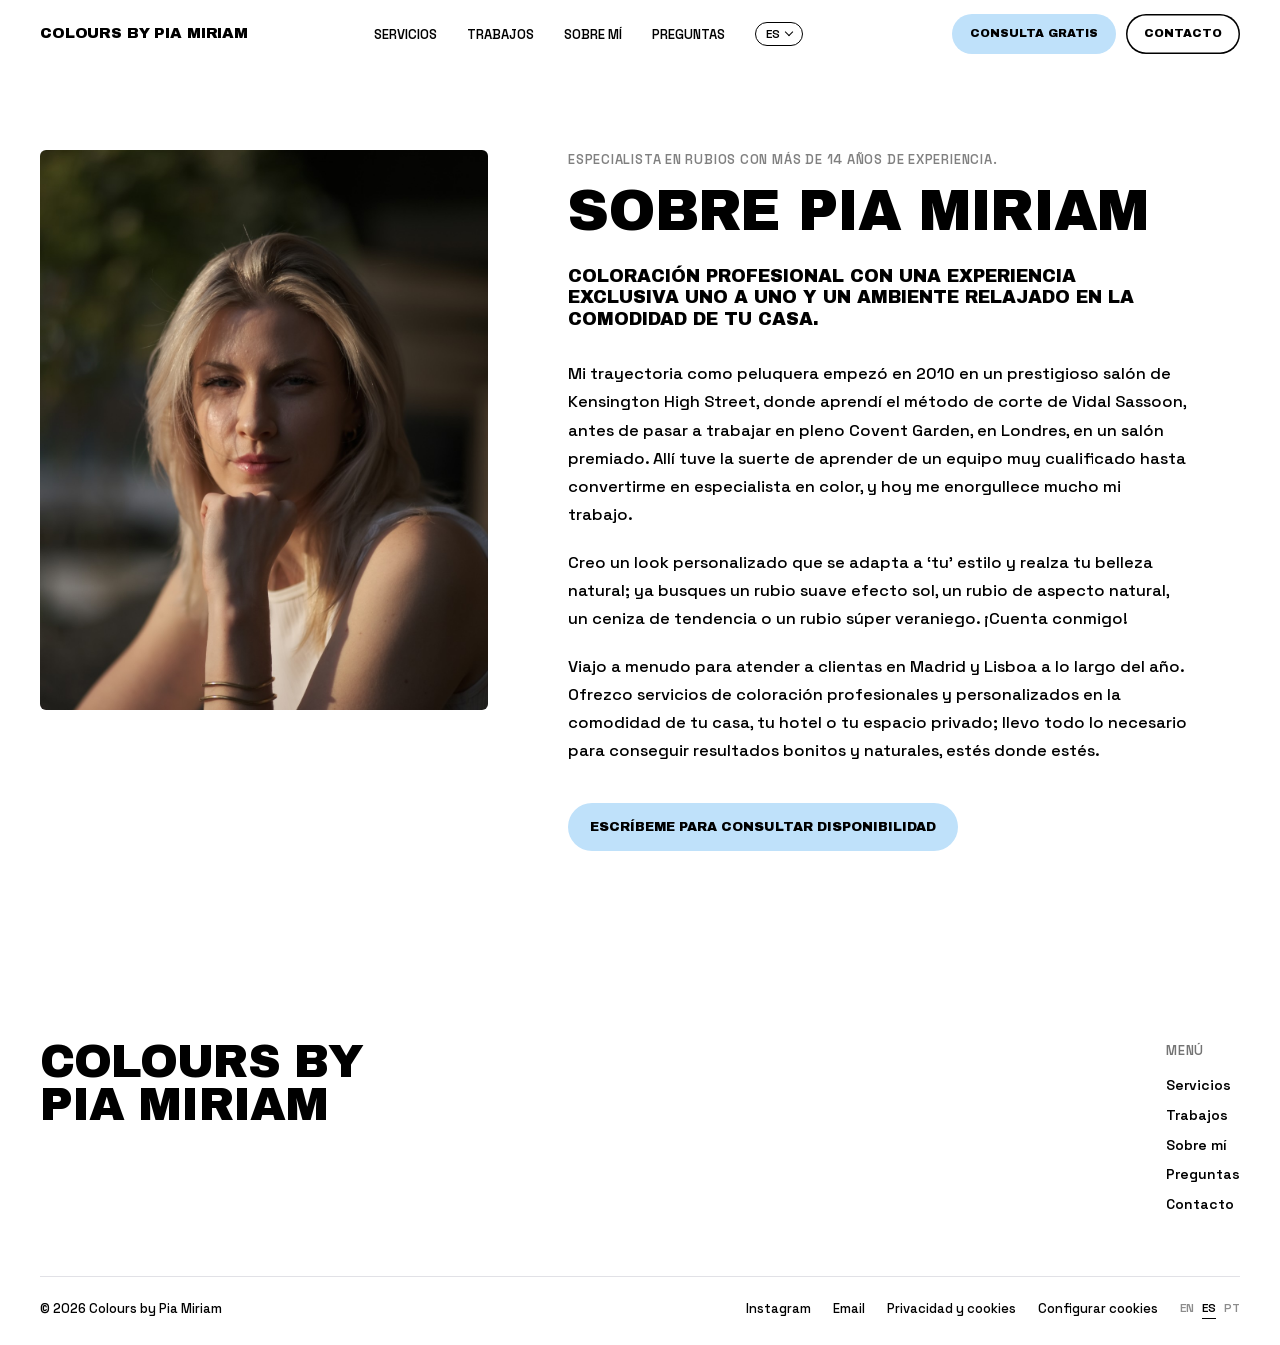
<file: es-about.html>
<!doctype html>
<html lang="es">
<head>
<meta charset="utf-8">
<meta name="viewport" content="width=device-width, initial-scale=1, viewport-fit=cover">
<title>Sobre Pia Miriam · Colours by Pia Miriam</title>
<meta name="description" content="Coloración profesional con una experiencia exclusiva uno a uno y un ambiente relajado en la comodidad de tu casa.">
<meta property="og:title" content="Sobre Pia Miriam · Colours by Pia Miriam">
<meta property="og:type" content="website">
<meta property="og:site_name" content="Colours by Pia Miriam">
<meta property="og:description" content="Coloración profesional con una experiencia exclusiva uno a uno y un ambiente relajado en la comodidad de tu casa.">
<meta property="og:image" content="https://www.piamiriamcolour.com/share.jpg">
<meta property="og:image:width" content="1200"><meta property="og:image:height" content="630">
<meta name="twitter:card" content="summary_large_image">
<link rel="icon" href="/favicon.ico" sizes="any"><link rel="icon" type="image/png" sizes="32x32" href="/favicon-32.png">
<link rel="icon" type="image/png" sizes="192x192" href="/icon-192.png">
<link rel="apple-touch-icon" href="/apple-touch-icon.png">
<link rel="alternate" hreflang="en" href="https://www.piamiriamcolour.com/about">
<link rel="alternate" hreflang="es" href="https://www.piamiriamcolour.com/es-about">
<link rel="alternate" hreflang="pt" href="https://www.piamiriamcolour.com/pt-about">
<link rel="alternate" hreflang="x-default" href="https://www.piamiriamcolour.com/about">
<link rel="canonical" href="https://www.piamiriamcolour.com/es-about">

<link href="/fonts.css" rel="stylesheet">
<style>
:root{--blue:#BFE1FA;--bg:#F9F9FD;--line:#E1E1E6;--ink:#000;--grey:#808080;--H:'Archivo Black',Impact,sans-serif;--B:'Space Grotesk',system-ui,sans-serif}
*{box-sizing:border-box;margin:0;padding:0}
html{scroll-behavior:smooth}
body{background:#fff;color:var(--ink);font-family:var(--B);font-weight:500;font-size:16px;line-height:1.55;-webkit-font-smoothing:antialiased;overflow-x:hidden}
img{display:block;max-width:100%}
a{color:inherit}
.H{font-family:var(--H);text-transform:uppercase;letter-spacing:-.02em;line-height:.92;font-weight:400}
.wrap{max-width:1320px;margin:0 auto;padding:0 40px}
.lbl{font-weight:600;text-transform:uppercase;font-size:13px;letter-spacing:.06em}

/* header */
header{position:fixed;top:0;left:0;right:0;z-index:40;color:#000;background:rgba(255,255,255,.88);backdrop-filter:blur(10px)}
.nav{display:flex;justify-content:space-between;align-items:center;height:68px}
.brand{font-family:var(--H);text-transform:uppercase;font-size:15px;text-decoration:none;letter-spacing:-.01em}
.brand span,.ft-brand span{display:inline-block;animation:glow 7s calc(.6s + var(--k) * 70ms) infinite both}
@keyframes glow{0%{color:#000}3%{color:var(--blue)}45%{color:var(--blue)}52%{color:#000}100%{color:#000}}
@media (prefers-reduced-motion:reduce){.brand span,.ft-brand span{animation:none}}
.links{display:flex;gap:30px;list-style:none}
.links a{text-decoration:none;font-weight:600;text-transform:uppercase;font-size:13px}
.burger{display:none;background:none;border:0;width:40px;height:40px;margin-right:-8px;cursor:pointer;position:relative;-webkit-tap-highlight-color:transparent}
.burger i{position:absolute;left:9px;right:9px;height:2px;border-radius:2px;background:#000;transition:transform .3s,opacity .2s}
.burger i:nth-child(1){top:13px}.burger i:nth-child(2){top:19px}.burger i:nth-child(3){top:25px}
header.menu-open .burger i:nth-child(1){transform:translateY(6px) rotate(45deg)}
header.menu-open .burger i:nth-child(2){opacity:0}
header.menu-open .burger i:nth-child(3){transform:translateY(-6px) rotate(-45deg)}

/* hero */
.hero{background:#fff}
.hero-d{padding:190px 0 50px}
.hero-d h1{font-size:clamp(52px,9vw,140px);line-height:.88}
.hero-m{display:none;padding:120px 0 40px}
.hero-m .lbl{color:var(--grey);margin-bottom:18px}
.hero-m .hname{font-size:clamp(40px,11.8vw,58px);line-height:.9}
.hero-m .hero-in{width:100%}
.hero-text{font-size:15.5px;line-height:1.55;margin-top:22px}
.cities{display:flex;flex-wrap:wrap;align-items:center;gap:6px 0;margin:24px 0 28px;font-family:var(--H);text-transform:uppercase;font-size:11px;letter-spacing:.02em}
.cities span{display:inline-flex;align-items:center}
.cities span:not(:last-child):after{content:"";width:4px;height:4px;border-radius:50%;background:#000;margin:0 8px}
.cities .home{background:var(--blue);border-radius:999px;padding:4px 9px}
.hero .ln{display:block;overflow:hidden}
.hero-d .ln span{display:inline-block;transform:translateY(110%)}
.hero-m .ln span{display:inline-block}
.journey{margin-top:44px;border-top:1px solid var(--line);padding-top:22px}
.journey .lbl{color:var(--grey);margin-bottom:16px}
.journey ol{list-style:none;margin:0;padding:0;display:grid;grid-template-columns:repeat(var(--n,6),1fr);gap:0 14px}
.journey li{position:relative;color:#C9C9D1;transition:color .6s}
.journey li small{display:inline-block;font-weight:600;font-size:12px;letter-spacing:.06em;border:1px solid currentColor;border-radius:999px;padding:3px 9px;margin-bottom:10px;transition:background .6s,border-color .6s,color .6s}
.journey li span{display:block;font-family:var(--H);text-transform:uppercase;font-size:clamp(17px,1.85vw,28px);line-height:.95;letter-spacing:-.02em}
.journey li:after{content:"";position:absolute;left:58px;right:6px;top:12px;height:1px;background:currentColor;transform-origin:left;transform:scaleX(0);transition:transform .7s cubic-bezier(.16,1,.3,1)}
.journey li:last-child:after{display:none}
.journey li.on{color:#000}.journey li.on:after{transform:scaleX(1)}
.journey li.cur small{background:var(--blue);border-color:var(--blue);color:#000}
.journey ol.rot li{color:#B9B9C2}.journey ol.rot li.cur{color:#000}
.journey ol.rot li:after{background:#C9C9D1}
.hero-meta{display:flex;justify-content:space-between;align-items:end;margin-top:34px;gap:30px}
.hero-meta p{max-width:420px;font-size:16px}
.cta{display:inline-flex;align-items:center;gap:10px;background:var(--blue);color:#000;text-decoration:none;font-family:var(--H);text-transform:uppercase;font-size:13px;padding:14px 22px;border-radius:999px;transition:transform .25s}
.cta:hover{transform:scale(1.05)}
.cta svg{transition:transform .25s}.cta:hover svg{transform:translateX(4px)}


/* testimonial */
.quote{padding:110px 0 100px;background:var(--bg)}
.quote blockquote{font-family:var(--H);text-transform:uppercase;font-style:italic;font-size:clamp(20px,2.2vw,32px);line-height:1.12;letter-spacing:-.01em;max-width:980px}
.quote blockquote .w{display:inline-block;opacity:.18;transition:opacity .3s}
.quote cite{display:block;margin-top:28px;font-style:normal;font-weight:600}

/* swipe rail (reviews) */
.rail{overflow-x:auto;scroll-snap-type:x mandatory;scrollbar-width:none;cursor:grab;overscroll-behavior-x:contain}
.rail::-webkit-scrollbar{display:none}
.rail.drag{cursor:grabbing;scroll-snap-type:none}.rail.drag *{pointer-events:none}
.rail>*{scroll-snap-align:start;user-select:none}
.arrows{display:flex;gap:10px;flex:none}
.arrows button{width:46px;height:46px;border-radius:50%;border:1px solid #000;background:transparent;cursor:pointer;display:grid;place-items:center;transition:background .3s,opacity .3s}
.arrows button:hover{background:var(--blue)}.arrows button:disabled{opacity:.25;cursor:default;background:transparent}
.arrows .prev svg{transform:scaleX(-1)}
.progress{position:relative;height:2px;background:rgba(0,0,0,.12);margin-top:34px}
.progress i{position:absolute;left:0;top:0;bottom:0;width:0;background:#000;transition:width .2s}

/* about text */
.about{padding:110px 0;background:#fff}
.hero-m + .about{padding-top:20px}
.about-grid{display:grid;grid-template-columns:.7fr 1.3fr;gap:80px;align-items:center}
.portrait-wrap{margin:0}.got{font-family:var(--H);text-transform:uppercase;font-size:clamp(18px,1.6vw,24px);margin-top:16px;letter-spacing:-.01em}
.about .portrait{border-radius:6px;overflow:hidden;aspect-ratio:4/5}
.about .portrait img{width:100%;height:115%;object-fit:cover;object-position:50% 72%}
.about h2{font-size:clamp(28px,3vw,44px);margin-bottom:20px}
.about .big{font-family:var(--H);text-transform:uppercase;font-size:clamp(15px,1.3vw,18px);line-height:1.2;margin-bottom:18px}
.about p{margin-bottom:16px;max-width:600px}
.more{font-weight:600;text-decoration:none;border-bottom:1px solid #000;padding-bottom:2px;margin-left:22px;font-size:14px}.more:hover{border-color:var(--blue)}
/* about page */
.ab{background:#fff;padding:150px 0 110px}
.ab-grid{display:grid;grid-template-columns:.8fr 1.2fr;gap:80px;align-items:start}
.ab-photo{position:sticky;top:100px;border-radius:6px;overflow:hidden;aspect-ratio:4/5}.ab-photo img{width:100%;height:100%;object-fit:cover;object-position:50% 45%}
.ab .lbl{color:var(--grey);margin-bottom:16px}
.ab h1{font-size:clamp(34px,4.4vw,64px);margin-bottom:28px}
.ab .lead{font-family:var(--H);text-transform:uppercase;font-size:clamp(16px,1.4vw,20px);line-height:1.2;margin-bottom:30px;max-width:620px}
.ab p{font-size:16.5px;line-height:1.7;margin-bottom:20px;max-width:620px}
.ab .cta{margin-top:18px}
.ab .journey ol{grid-template-columns:repeat(3,1fr);row-gap:22px}.ab .journey li:after{display:none}
.ab .journey li span{font-size:clamp(16px,1.4vw,20px)}
@media (max-width:900px){.ab{padding:110px 0 80px}.ab-grid{grid-template-columns:1fr;gap:36px}.ab-photo{position:relative;top:0}}

/* gallery */
.gallery{background:#fff;padding:110px 0 100px;overflow:clip visible}
.gal-head{display:flex;justify-content:space-between;align-items:end;margin-bottom:60px}
.gal-head h2{font-size:clamp(28px,3vw,44px)}
.gal-head a{font-weight:600;text-transform:uppercase;text-decoration:none;border-bottom:2px solid #000}
.grid{display:grid;grid-template-columns:repeat(3,1fr);gap:18px}
.sc{position:relative;margin:0;aspect-ratio:4/5;border-radius:8px;overflow:hidden;cursor:zoom-in;background:#EEF4FA}
.sc img{width:100%;height:100%;object-fit:cover;transition:transform 1.4s cubic-bezier(.16,1,.3,1)}
.sc:hover img{transform:scale(1.04)}
.sc figcaption{position:absolute;left:14px;bottom:14px;background:#fff;border-radius:999px;padding:6px 12px;font-weight:600;font-size:12px}
.sc figcaption b{font-family:var(--H);font-weight:400}
.cursor{position:fixed;left:0;top:0;width:78px;height:78px;border-radius:50%;background:var(--blue);color:#000;font-family:var(--H);font-size:13px;text-transform:uppercase;display:flex;align-items:center;justify-content:center;pointer-events:none;z-index:70;transform:translate(-50%,-50%) scale(0);transition:transform .25s ease}
.cursor.on{transform:translate(-50%,-50%) scale(1)}
.lightbox{position:fixed;inset:0;z-index:80;background:rgba(249,249,253,.97);display:none;align-items:center;justify-content:center;padding:70px 90px 80px;touch-action:pan-y}
.lightbox.open{display:flex}
.lb-in{width:100%;height:100%;display:flex;align-items:center;justify-content:center;min-height:0}
.lightbox img{max-height:100%;max-width:100%;object-fit:contain;border-radius:6px;box-shadow:0 30px 60px rgba(0,0,0,.08)}
.lb-nav{position:absolute;top:50%;transform:translateY(-50%);width:52px;height:52px;border-radius:50%;border:1px solid #000;background:#fff;cursor:pointer;display:grid;place-items:center;transition:background .3s}
.lb-nav:hover{background:var(--blue)}.lb-prev{left:24px}.lb-prev svg{transform:scaleX(-1)}.lb-next{right:24px}
.lb-meta{position:absolute;left:0;right:0;bottom:24px;text-align:center;font-size:13px;font-weight:600}.lb-meta b{font-family:var(--H);font-weight:400;margin-right:10px}
.lightbox .x{position:absolute;top:22px;right:28px;color:#000;font-family:var(--H);font-size:13px;text-transform:uppercase;cursor:pointer;border:1px solid #000;border-radius:999px;padding:9px 16px;background:#fff}
@media (max-width:900px){.lightbox{padding:70px 12px 90px}.lb-nav{top:auto;bottom:18px;transform:none;width:46px;height:46px}.lb-prev{left:16px}.lb-next{right:16px}.lb-meta{bottom:32px}}

/* reels */
.reels{padding:130px 0;background:var(--bg)}
.reels-head{display:flex;justify-content:space-between;align-items:end;margin-bottom:44px}
.reels-head h2{font-size:clamp(40px,5.4vw,84px)}
.reel-row{display:flex;gap:18px;overflow-x:auto;scroll-snap-type:x mandatory;padding-bottom:10px;scrollbar-width:none}
.reel-row::-webkit-scrollbar{display:none}
.reel{flex:none;width:300px;aspect-ratio:9/16;border-radius:10px;overflow:hidden;position:relative;scroll-snap-align:start;background:#000}
.reel iframe{position:absolute;left:0;top:-56px;width:100%;height:calc(100% + 170px);border:0;pointer-events:none}
.reel button{position:absolute;inset:0;background:transparent;border:0;cursor:pointer;display:flex;align-items:end;justify-content:start;padding:18px}
.reel button span{background:var(--blue);color:#000;font-family:var(--H);text-transform:uppercase;font-size:13px;padding:10px 16px;border-radius:999px}

/* services as cards */
.services{padding:110px 0;background:#EAF5FD}
.services h2{font-size:clamp(28px,3vw,44px);margin-bottom:40px}
.cards{display:grid;grid-template-columns:repeat(3,1fr);gap:16px}
.card{background:#fff;border:1px solid transparent;box-shadow:0 1px 3px rgba(0,0,0,.05);border-radius:12px;padding:24px 26px;display:grid;grid-template-rows:auto 1fr auto auto;min-height:220px;transition:transform .3s cubic-bezier(.2,.8,.2,1), border-color .3s, background .3s}
.card:hover{transform:translateY(-6px);border-color:#000;background:var(--blue)}
.card .tag{justify-self:start;background:var(--blue);border-radius:999px;padding:5px 12px;font-size:11px;font-weight:600;text-transform:uppercase;letter-spacing:.04em}
.card:hover .tag{background:#fff}
.card h3{font-family:var(--H);text-transform:uppercase;font-weight:400;font-size:clamp(16px,1.4vw,20px);line-height:1.1;margin:26px 0 0;align-self:start}
.card .price{font-family:var(--H);font-size:clamp(28px,2.6vw,38px);line-height:1;margin-top:22px}
.card .price small{display:block;font-family:var(--B);font-weight:600;font-size:12px;text-transform:uppercase;letter-spacing:.06em;margin-bottom:6px;color:#555}
.card{cursor:pointer}
.card .note{font-size:12.5px;color:#555;min-height:18px;margin-top:10px}
.card .book{justify-self:start;display:inline-flex;align-items:center;gap:8px;margin-top:18px;font-family:var(--H);text-transform:uppercase;font-size:12px;text-decoration:none;color:#000;border-bottom:1px solid #000;padding-bottom:3px}
.card.wide{grid-column:1/-1;min-height:0;grid-template-columns:1fr auto;grid-template-rows:auto auto auto;column-gap:40px;background:#fff}
.card.wide .tag{grid-column:1}.card.wide h3{grid-column:1;margin-top:18px}.card.wide .note{grid-column:1;font-size:14px;color:#333}
.card.wide .price{grid-column:2;grid-row:1/3;align-self:center;font-size:clamp(20px,1.8vw,26px)}.card.wide .book{grid-column:2;grid-row:3;justify-self:end;align-self:end}
form .picked{grid-column:1/-1;display:none;align-items:center;gap:10px;background:var(--blue);border-radius:999px;padding:9px 16px;font-size:13px;font-weight:600;justify-self:start}
form .picked.on{display:inline-flex}form .picked button{border:0;background:none;cursor:pointer;font-size:16px;line-height:1;padding:0}
/* salon menu */
.menu-grid{display:grid;grid-template-columns:1fr 1fr;gap:16px;margin-top:16px}
.grp{background:#fff;border:1px solid transparent;box-shadow:0 1px 3px rgba(0,0,0,.05);border-radius:12px;padding:26px 28px 8px}
.grp h3{font-family:var(--H);text-transform:uppercase;font-weight:400;font-size:clamp(20px,1.9vw,28px);line-height:1;margin-bottom:16px}
.opt{display:grid;grid-template-columns:1fr auto auto;align-items:center;gap:18px;padding:18px 0;border-top:1px solid var(--line);cursor:pointer}
.opt .nm{font-weight:600;font-size:16px}
.opt .pr{font-family:var(--H);font-size:clamp(22px,2vw,30px);line-height:1;white-space:nowrap}
.opt .pr small{font-family:var(--B);font-size:11px;font-weight:600;text-transform:uppercase;letter-spacing:.06em;color:#555;margin-right:6px;vertical-align:middle}
.opt .bk{display:inline-flex;align-items:center;gap:8px;border:1px solid #000;border-radius:999px;padding:9px 14px;font-family:var(--H);text-transform:uppercase;font-size:11px;text-decoration:none;color:#000;transition:background .3s,border-color .3s}
.opt:hover .bk,.opt:focus-visible .bk{background:var(--blue);border-color:var(--blue)}
.addons{margin-top:16px;background:#fff;border:1px solid transparent;box-shadow:0 1px 3px rgba(0,0,0,.05);border-radius:12px;padding:20px 28px;display:flex;flex-wrap:wrap;align-items:baseline;gap:8px 30px}
.addons .t{font-family:var(--H);text-transform:uppercase;font-size:14px}
.addons .it{font-size:15px;font-weight:600}.addons .it b{font-family:var(--H);font-weight:400;margin-left:8px}
.addons small{flex-basis:100%;color:#555;font-size:12.5px}
.langs{display:flex;gap:8px;font-size:12px;font-weight:600}
/* single language button */
.lang-pick{position:relative;display:block}
.lang-pick summary{list-style:none;cursor:pointer;display:inline-flex;align-items:center;gap:6px;border:1.5px solid #000;border-radius:999px;padding:5px 10px;font-weight:600;font-size:12px;line-height:1}
.lang-pick summary::-webkit-details-marker{display:none}
.lang-pick summary i{width:6px;height:6px;border-right:1.5px solid #000;border-bottom:1.5px solid #000;transform:translateY(-2px) rotate(45deg);transition:transform .25s}
.lang-pick[open] summary i{transform:translateY(1px) rotate(-135deg)}
.lang-pick div{position:absolute;right:0;top:calc(100% + 6px);background:#fff;border-radius:12px;box-shadow:0 8px 24px rgba(0,0,0,.12);padding:6px;display:flex;flex-direction:column;min-width:64px;z-index:50}
.lang-pick div a{opacity:1;padding:8px 12px;border-radius:8px;text-decoration:none;font-weight:600;font-size:13px;text-align:center}
.lang-pick div a:hover{background:var(--blue)}.langs-m{display:none}.langs a{opacity:.45;text-decoration:none}.langs a.cur{opacity:1;border-bottom:1px solid currentColor}
.notes{margin-top:30px;max-width:820px;font-size:13.5px;color:#333}
.notes p{margin-bottom:8px}

/* contact */
/* FAQ: calm list, one answer opens at a time is not forced */
.faq{background:#fff;padding:100px 0}
.faq-grid{display:grid;grid-template-columns:.7fr 1.3fr;gap:80px;align-items:start}
.faq h2{font-size:clamp(28px,3vw,44px)}
.qas{border-top:1px solid var(--line)}
.qa{border-bottom:1px solid var(--line)}
.qa summary{list-style:none;cursor:pointer;display:flex;justify-content:space-between;align-items:center;gap:20px;padding:22px 0;font-family:var(--H);text-transform:uppercase;font-size:clamp(14px,1.2vw,17px);letter-spacing:-.01em}
.qa summary::-webkit-details-marker{display:none}
.qa summary span{flex:none;width:32px;height:32px;border-radius:50%;background:var(--blue);display:grid;place-items:center;font-family:var(--B);font-size:18px;transition:transform .3s}
.qa[open] summary span{transform:rotate(45deg)}
.qa p{padding:0 52px 24px 0;font-size:15.5px;line-height:1.6;max-width:640px}
@media (max-width:900px){.faq{padding:64px 0}.faq-grid{grid-template-columns:1fr;gap:20px}.faq h2{font-size:30px}.qa summary{padding:18px 0;font-size:13px}.qa p{padding-right:0;font-size:15px}}
.contact{background:var(--blue);color:#000;padding:110px 0 100px}
.contact h2{font-size:clamp(28px,3vw,44px);color:#000}
.contact-grid{display:grid;grid-template-columns:1.1fr .9fr;gap:80px;margin-top:36px;align-items:center}
.ct-photo{margin:0;border-radius:10px;overflow:hidden;aspect-ratio:4/3;max-height:420px}.ct-photo img{width:100%;height:100%;object-fit:cover}
.contact .ch{margin-bottom:26px}
.dm{display:inline-flex;align-items:center;gap:12px;background:#000;color:#fff;text-decoration:none;font-family:var(--H);text-transform:uppercase;font-size:13px;padding:16px 24px;border-radius:999px;margin-bottom:34px;transition:transform .25s}
.contact .ch a[href^="mailto"]{text-transform:none}
.dm:hover{transform:translateY(-2px)}
.sheet{position:fixed;inset:0;z-index:90;overscroll-behavior:contain;background:rgba(0,0,0,.35);display:flex;align-items:center;justify-content:center;padding:16px;opacity:0;pointer-events:none;transition:opacity .3s}
.sheet.open{opacity:1;pointer-events:auto}
.sheet-in{position:relative;background:#fff;border-radius:22px;padding:30px 30px 22px;max-width:540px;width:100%;max-height:calc(100vh - 32px);max-height:calc(100dvh - 32px);overflow:auto;overscroll-behavior:contain;-webkit-overflow-scrolling:touch;transform:translateY(14px);transition:transform .3s}
.sheet.open .sheet-in{transform:none}
.sheet .x{position:absolute;top:18px;right:20px;background:none;border:0;font-size:12px;text-transform:uppercase;letter-spacing:.04em;cursor:pointer;color:#000;z-index:2}
.prog{margin:0 70px 22px 0}.prog .lbl{display:block;color:var(--grey);margin-bottom:10px}.prog .lbl b{color:#000}
.prog i{display:block;height:3px;background:var(--line);border-radius:3px;overflow:hidden}.prog .bar{display:block;height:100%;width:25%;background:#000;transition:width .4s ease}
.step{border:0;margin:0;padding:0;min-width:0}.step legend{font-size:22px;line-height:1.1;text-transform:uppercase;margin-bottom:18px;padding:0}
.opts{display:grid;gap:8px;border-radius:14px}.opts.bad,.fi.bad{animation:shake .45s}
@keyframes shake{25%{transform:translateX(-6px)}50%{transform:translateX(6px)}75%{transform:translateX(-3px)}}
.opt-r input,.chip-c input,.seg input{position:absolute;opacity:0;pointer-events:none}
.opt-r span{display:block;border:1.5px solid var(--line);border-radius:14px;padding:14px 16px;font-size:14.5px;cursor:pointer;transition:border-color .2s,background .2s}
.opt-r span:hover{border-color:#000}.opt-r input:checked+span{border-color:#000;background:var(--blue)}
.opt-r input:focus-visible+span,.chip-c input:focus-visible+span,.seg input:focus-visible+span{outline:2px solid #000;outline-offset:2px}
.sub{font-size:12px;text-transform:uppercase;letter-spacing:.04em;color:var(--grey);margin:18px 0 10px}
.chips{display:flex;flex-wrap:wrap;gap:8px}
.chip-c span{display:inline-block;border:1.5px solid var(--line);border-radius:999px;padding:10px 16px;font-size:13.5px;cursor:pointer;transition:border-color .2s,background .2s}
.chip-c input:checked+span{border-color:#000;background:var(--blue)}
.seg{display:inline-flex;border:1.5px solid #000;border-radius:999px;padding:3px;margin-bottom:10px}
.seg span{display:block;padding:8px 18px;border-radius:999px;font-size:13px;cursor:pointer}.seg input:checked+span{background:#000;color:#fff}
.fi{display:block;width:100%;box-sizing:border-box;border:1.5px solid var(--line);border-radius:14px;padding:14px 16px;font:inherit;font-size:15px;margin-top:10px;background:#fff;color:#000}
.fi:focus{outline:none;border-color:#000}textarea.fi{resize:vertical;margin-top:14px}
.consent{font-size:12px;color:var(--grey);margin:12px 0 0}.consent a{color:inherit}
.hp{position:absolute;left:-9999px}
.sheet .nav{display:flex;align-items:center;justify-content:space-between;gap:12px;margin-top:24px}
.sheet .nav .dm{margin:0 0 0 auto;border:0;cursor:pointer}.sheet .nav .dm[disabled]{opacity:.6}
.sheet .back{background:none;border:0;font:inherit;font-size:13px;cursor:pointer;padding:8px 0;color:#000}
.done{padding:20px 0 6px}.done .H{font-size:28px;text-transform:uppercase;margin-bottom:10px}
.alt{font-size:12.5px;color:var(--grey);margin:18px 0 0;padding-top:14px;border-top:1px solid var(--line)}.alt a{color:#000}
.dm-book{background:var(--blue);color:#000}.dm.dm-book svg path{stroke:#000}
@media (max-width:700px){.sheet{align-items:flex-end;padding:0}.sheet-in{border-radius:22px 22px 0 0;padding:26px 20px calc(20px + env(safe-area-inset-bottom));max-height:92vh;max-height:92dvh}.step legend{font-size:19px}.sheet .nav .dm{width:auto}}

.dm-main{background:#000;color:#fff;margin-bottom:22px}.dm.dm-main svg path{stroke:#fff}
.dm-main{padding:17px 28px}
.alt-ways{margin-top:34px;padding-top:26px;border-top:1px solid rgba(0,0,0,.14);max-width:560px}
.alt-ways .q{font-size:13px;font-weight:600;text-transform:uppercase;letter-spacing:.05em;opacity:.6;margin-bottom:14px}
.alt-links{display:flex;gap:14px}
.alt-links a{width:54px;height:54px;border-radius:50%;background:#fff;display:grid;place-items:center;color:#000;transition:transform .25s,background .25s}
.alt-links a:hover{transform:translateY(-2px);background:#000;color:#fff}
.alt-links a svg{width:22px;height:22px}.alt-links a svg *:not([stroke=none]){stroke:currentColor}.alt-links a .igi circle[fill]{fill:currentColor}
.ctas{display:flex;flex-wrap:wrap;gap:12px;margin-bottom:34px}.ctas .dm{margin-bottom:0}
.dm-mail{background:transparent;color:#000;border:1.5px solid #000;padding:14.5px 22.5px}
.dm.dm-mail svg{fill:none}.dm.dm-mail svg rect,.dm.dm-mail svg path{stroke:#000}
.ft-dm.dm-mail{padding:11.5px 16.5px;margin-top:10px}
.cities span{transition:background-color .45s ease}
.dm svg{width:20px;height:20px}.dm svg path{stroke:#fff}
.iglink{display:inline-flex;align-items:center;gap:10px}.iglink .igi{width:1.1em;height:1.1em;flex:none}
.contact .ch .lbl{color:#000;opacity:.55;margin-bottom:4px}
.contact .ch a{font-family:var(--H);font-size:20px;text-decoration:none;text-transform:uppercase}
.contact .ch a:hover{opacity:.6}
form{display:grid;grid-template-columns:1fr 1fr;gap:22px}
label{display:block;font-size:11px;font-weight:600;text-transform:uppercase;color:#000;opacity:.6;margin-bottom:6px}
input,textarea{width:100%;background:transparent;border:0;border-bottom:1px solid rgba(0,0,0,.35);color:#000;font:inherit;font-size:16px;padding:8px 0;outline:none}
input:focus,textarea:focus{border-color:#000}
textarea{min-height:110px;resize:vertical}
.full{grid-column:1/-1}
form .cta{border:0;cursor:pointer;justify-self:start;background:#000;color:#fff}form .cta svg path{stroke:#fff}
.hp{display:none}
footer{background:#fff;color:#000;padding:80px 0 26px;font-size:14px}
footer a{text-decoration:none}
.ft-top{display:grid;grid-template-columns:1fr auto;gap:40px;padding-bottom:60px}
.ft-brand{font-family:var(--H);text-transform:uppercase;font-size:clamp(30px,3.6vw,54px);line-height:.92;letter-spacing:-.02em}
.ft-col .lbl{opacity:.55;margin-bottom:14px}
.ft-col ul{list-style:none;display:grid;gap:8px;font-weight:600}
.ft-col ul a:hover{text-decoration:underline}
.ft-dm{margin:16px 0 0;font-size:11.5px;padding:13px 18px}
.ig{display:inline-flex;align-items:center;gap:12px;font-weight:600;margin-top:14px}
.ig i{width:46px;height:46px;border-radius:50%;background:var(--blue);display:grid;place-items:center;transition:transform .3s}
.ig:hover i{transform:rotate(-8deg) scale(1.06)}.ig svg{width:22px;height:22px}
.ft-bot{border-top:1px solid var(--line);padding-top:22px;display:flex;justify-content:space-between;flex-wrap:wrap;gap:12px;font-size:13px}
.ft-bot .legal{display:flex;gap:22px;align-items:center}
@media (max-width:900px){footer{padding:60px 0 24px}.ft-top{grid-template-columns:1fr 1fr;gap:34px 20px;padding-bottom:40px}.ft-brand{grid-column:1/-1}}

@media (max-width:900px){
  .wrap{padding:0 20px}
  .links{display:none;position:absolute;top:100%;left:0;right:0;height:calc(100vh - 68px);height:calc(100dvh - 68px);overflow:auto;background:var(--blue);color:#000;flex-direction:column;gap:0;padding:8px 20px calc(24px + env(safe-area-inset-bottom));mix-blend-mode:normal}
  header.menu-open{mix-blend-mode:normal;color:#000;background:var(--blue);backdrop-filter:none}
  .links.open{display:flex}
  .links li{border-bottom:1px solid rgba(0,0,0,.14)}
  .links a{display:flex;justify-content:space-between;align-items:center;padding:20px 0;font-family:var(--H);font-weight:400;font-size:28px;line-height:1;letter-spacing:-.01em}
  .links li.langs{border:0}
  .burger{display:block}
  .hero{padding:140px 0 70px}
  .hero-meta{flex-direction:column;align-items:start}
  
  .journey ol{grid-template-columns:1fr 1fr;row-gap:22px}
  .journey li:nth-child(2n):after{display:none}
  .about-grid,.contact-grid{grid-template-columns:1fr;gap:40px}
  .grid{grid-template-columns:1fr 1fr;gap:10px}.sc figcaption{left:10px;bottom:10px}
  .cards{grid-template-columns:1fr 1fr;gap:10px}
  .card{min-height:190px;padding:18px}
  .links .lang-li{display:none}.langs-m{display:flex;margin-left:auto;margin-right:18px}
  .opt{grid-template-columns:1fr auto;grid-template-areas:"nm bk" "pr bk";row-gap:4px}.opt .nm{grid-area:nm}.opt .pr{grid-area:pr}.opt .bk{grid-area:bk}
  .menu-grid{grid-template-columns:1fr}.grp{padding:22px 20px 6px}.addons{padding:18px 20px}.opt{gap:12px}.opt .bk{padding:8px 11px}
  .card.wide{grid-template-columns:1fr}.card.wide .price,.card.wide .book{grid-column:1;grid-row:auto;justify-self:start}
  form{grid-template-columns:1fr}
  .quote,.about,.gallery,.reels,.services,.contact{padding:90px 0}
  .reel{width:240px}
  .cursor{display:none}
}

/* google reviews rail */
.greviews{background:var(--bg);padding:10px 0 30px;overflow:hidden}
.greviews .progress{background:var(--line)}
.gr-head{display:flex;justify-content:space-between;align-items:end;gap:20px;margin-bottom:28px}
.gr-head .lbl{margin-right:auto;margin-left:20px;align-self:center}
.gr-head h2{font-size:clamp(22px,2.2vw,32px)}
.gr-row{display:flex;gap:16px;align-items:stretch;padding:4px max(40px,calc((100vw - 1320px) / 2 + 40px)) 8px;scroll-padding-left:max(40px,calc((100vw - 1320px) / 2 + 40px))}
.rv-card{width:340px;flex:none;background:#fff;border:1px solid transparent;box-shadow:0 1px 3px rgba(0,0,0,.05);border-radius:12px;padding:22px 22px 18px;display:flex;flex-direction:column;transition:transform .3s, border-color .3s}
.rv-card:hover{transform:translateY(-4px);border-color:#000}
.rv-card .st{color:#000;letter-spacing:.15em;font-size:13px}
.rv-card blockquote{font-size:14.5px;line-height:1.5;margin:12px 0 16px;flex:1}
.rv-card figcaption{font-family:var(--H);text-transform:uppercase;font-size:12px;display:flex;justify-content:space-between;align-items:center;gap:10px}
.rv-card figcaption span{font-family:var(--B);font-weight:600;font-size:11px;color:#555;text-transform:none;background:var(--blue);border-radius:999px;padding:3px 9px}
.gbadge{display:inline-flex;align-items:center;gap:10px;margin-right:auto;margin-left:22px;padding:8px 16px 8px 10px;background:#fff;border:1px solid var(--line);border-radius:999px;text-decoration:none;font-size:13px;font-weight:500;transition:border-color .3s}
.gbadge:hover{border-color:#000}.gbadge svg{width:20px;height:20px;flex:none}
.gbadge b{font-family:var(--H);font-weight:400;font-size:15px}.gbadge .s{color:#000;font-size:12px;margin-left:-4px}
.trust{display:flex;flex-wrap:wrap;align-items:center;gap:10px;margin-top:22px}
.trust .lbl{color:var(--grey);margin-right:6px}
.chip{display:inline-flex;align-items:center;gap:8px;background:#fff;border:1px solid transparent;box-shadow:0 1px 3px rgba(0,0,0,.05);border-radius:999px;padding:7px 8px 7px 14px;font-size:13px;font-weight:600}
.chip b{background:var(--blue);border-radius:999px;min-width:24px;height:24px;display:grid;place-items:center;font-size:12px}
.wo{display:inline-flex;align-items:center;gap:8px;margin-left:auto;background:#fff;border:1px solid transparent;box-shadow:0 1px 3px rgba(0,0,0,.05);border-radius:999px;padding:7px 14px 7px 10px;font-size:13px;font-weight:600;text-decoration:none}
.wo svg{width:16px;height:16px}.wo:hover{border-color:#000}
@media (max-width:900px){.wo{margin-left:0}.trust .lbl{flex-basis:100%}}
.gr-links{display:flex;gap:12px;flex-wrap:wrap;margin-top:22px;font-size:14px;font-weight:600}
.gr-links a{display:inline-flex;align-items:center;gap:8px;text-decoration:none;font-family:var(--H);text-transform:uppercase;font-size:12px;letter-spacing:.02em;padding:13px 20px;border-radius:999px;border:1.5px solid #000;background:#000;color:#fff;transition:transform .25s}.gr-links a+a{background:transparent;color:#000}.gr-links a:hover{transform:translateY(-2px)}
.cookie{position:fixed;left:20px;bottom:20px;z-index:60;max-width:360px;background:#fff;border:1px solid var(--line);border-radius:14px;box-shadow:0 18px 40px rgba(0,0,0,.08);padding:16px 18px;font-size:13px;line-height:1.5;display:none;gap:14px;align-items:center}
.cookie.show{display:flex}.cookie a{color:#000;font-weight:600}
.cookie .ck-b{display:flex;gap:8px;flex:none}.cookie.show{flex-direction:column;align-items:flex-start;gap:12px}.cookie button[data-c="no"]{background:#fff;box-shadow:inset 0 0 0 1.5px #000}
.ck-link{background:none;border:0;padding:0;font:inherit;color:inherit;cursor:pointer}.ck-link:hover{text-decoration:underline}
.cookie button{flex:none;border:0;border-radius:999px;background:var(--blue);font-family:var(--H);text-transform:uppercase;font-size:12px;padding:10px 16px;cursor:pointer}
@media (max-width:900px){.gbadge{margin-left:0;order:3}.cookie{left:12px;right:12px;bottom:12px;max-width:none}}
@media (max-width:900px){.rv-card{width:82vw;max-width:340px}.gr-row{padding:4px 20px 8px;scroll-padding-left:20px}.gr-head{flex-wrap:wrap}.gr-head .lbl{display:none}}

/* ---- mobile polish: calmer rhythm, one column, nothing cramped ---- */
.fab{display:none}
@media (max-width:900px){
  body{font-size:15px}
  .hero-d{display:none}.hero-m{display:block}
  .cities{font-size:11px;margin:24px 0 28px;letter-spacing:.02em}
  .cities span:not(:last-child):after{margin:0 8px}
  .cities .home{padding:4px 9px}
  .journey{margin-top:30px;padding-top:18px}
  .hero-meta{margin-top:28px;gap:22px}
  .quote{padding:64px 0 40px}
  .quote blockquote{font-size:18px;line-height:1.25}
  .quote cite{margin-top:18px;font-size:14px}
  .greviews{padding:20px 0 56px}
  .gr-head{flex-direction:column;align-items:flex-start;gap:14px;margin-bottom:22px}
  .gr-head .arrows{display:none}
  .gbadge{order:0}
  .trust{gap:8px}.chip{font-size:12px;padding:6px 7px 6px 12px}
  .gr-links{flex-direction:column;gap:10px;font-size:13px}.gr-links a{width:100%;justify-content:center;text-align:center;padding:15px 16px;font-size:12px}
  .gr-links a:first-child{background:var(--blue);border-color:var(--blue);color:#000}
  .services,.gallery,.about,.contact{padding:64px 0}
  .about{padding-bottom:28px}.about + .gallery{padding-top:8px}
  .services h2,.gal-head h2,.contact h2{font-size:30px}
  .services .cards{margin-top:22px}
  .addons{flex-direction:column;align-items:flex-start;gap:6px}
  .notes{margin-top:22px;font-size:12.5px}
  .gal-head{flex-direction:column;align-items:flex-start;gap:12px;margin-bottom:26px}
  .gal-head a{font-size:13px}
  .about-grid{gap:28px}
  .about h2{font-size:30px;margin-bottom:14px}
  .about .big{font-size:14px}
  .about .cta,.ab .cta{font-size:11.5px;padding:14px 18px;white-space:normal;text-align:center;display:flex;justify-content:center}
  .more{display:inline-block;margin:18px 0 0}
  .contact-grid{gap:34px}.ct-photo{display:none}
  .dm{width:100%;justify-content:center;margin-bottom:26px}.ctas{margin-bottom:26px}
  .ft-top .ft-col:last-child{grid-column:1/-1}.ft-dm{margin:14px 0 0}
  .cookie{padding:12px 14px;font-size:12px;gap:10px;border-radius:12px}
  .cookie button{padding:8px 12px;font-size:11px}
  .fab{display:inline-flex;position:fixed;right:16px;bottom:16px;z-index:55;align-items:center;gap:8px;background:#000;color:#fff;text-decoration:none;font-family:var(--H);text-transform:uppercase;font-size:12px;padding:13px 18px;border-radius:999px;box-shadow:0 10px 30px rgba(0,0,0,.18);transition:transform .35s cubic-bezier(.16,1,.3,1),opacity .35s,bottom .35s}
  .fab{background:var(--blue);color:#000;font-size:15px;padding:18px 30px;box-shadow:0 6px 18px rgba(0,0,0,.18);bottom:calc(18px + env(safe-area-inset-bottom));right:auto;left:50%;transform:translateX(-50%);-webkit-tap-highlight-color:transparent}
  .fab svg{width:16px;height:16px}.fab svg path{stroke:#000}
  header.menu-open ~ .fab{display:none}
  .fab.away{opacity:0;transform:translate(-50%,20px);pointer-events:none}
  .sc.pop{opacity:0;transform:translateY(36px) scale(.95);transition:opacity .8s ease,transform .9s cubic-bezier(.16,1,.3,1)}
  .sc.pop.in{opacity:1;transform:none}
  body.ck .fab{bottom:calc(92px + env(safe-area-inset-bottom))}
}

/* mobile hero: tighter gap to Pia's block; moving city pill without layout jumps */
.hero.hero-m{padding-bottom:28px}
.hero-m .cities{gap:6px 2px;margin-left:-8px}
.hero-m .cities span{position:relative;padding:4px 8px;border-radius:999px;margin-right:8px}
.hero-m .cities span:not(:last-child):after{position:absolute;right:-7px;top:50%;margin:0;transform:translateY(-50%)}
.hero-m .cities .home{padding:4px 8px}

/* booking form: undo the old contact-form rules (form grid, uppercase grey labels, underline inputs) */
.sheet [hidden]{display:none!important}
#book-form{display:block}
#book-form label{display:block;font-size:inherit;font-weight:inherit;text-transform:none;opacity:1;margin:0;color:#000}
#book-form .chip-c,#book-form .seg label{display:inline-block}
#book-form .fi{border:1.5px solid var(--line);border-radius:14px;padding:14px 16px;background:#fff;font-size:15px}
#book-form .fi:focus{border-color:#000}
#book-form .opt-r span,#book-form .chip-c span{text-transform:none;color:#000}
#book-form .seg input:checked+span{background:#000;color:#fff}
#book-form .back{width:auto;height:auto;border-radius:0;display:inline-block}
#book-form .back:hover{background:none;opacity:.6}

/* hero: Google rating right under the main button */
.hero-act{display:flex;flex-direction:column;align-items:flex-end;gap:12px}
.hero-rate{display:inline-flex;align-items:center;gap:6px;font-size:13px;text-decoration:none;color:#000}
.hero-rate svg{width:16px;height:16px;flex:none}.hero-rate b{font-family:var(--H);font-weight:400}.hero-rate .s{color:#000;font-size:12px}.hero-rate .n{opacity:.8}.hero-rate:hover{opacity:.65}
.hero-m .hero-rate{display:flex;margin-top:14px}
/* mobile hero button: text centred next to the arrow, one line when it fits */
.hero-m .cta{display:flex;width:fit-content;margin:0 auto;justify-content:center;text-align:center;white-space:nowrap;font-size:13px;padding:16px 30px}
.hero-m .hero-rate{justify-content:center}
@media (max-width:900px){.hero-act{align-items:flex-start}}
@media (max-width:900px){
  .contact{padding:72px 0 64px}
  .contact h2{margin-bottom:16px}
  .dm-main{width:100%;justify-content:center;padding:18px 24px;margin-bottom:0}
  .alt-ways{margin-top:30px;padding-top:24px}
  .ft-bot{flex-direction:column;align-items:flex-start;gap:16px}
  .ft-bot .legal{flex-wrap:wrap;gap:14px 22px}
}

/* ---- one spacing rhythm: sections 100px (desktop) / 64px (phones); title to content 36px / 24px ---- */
.quote,.gallery,.services,.faq,.contact{padding-top:100px;padding-bottom:100px}
.greviews{padding-bottom:100px}
.gal-head{margin-bottom:36px}.services h2{margin-bottom:36px}.contact h2{margin-bottom:36px}.faq-grid{gap:60px}
@media (max-width:900px){
  .quote{padding-top:64px;padding-bottom:40px}
  .greviews{padding-bottom:64px}
  .gallery,.services,.faq,.contact{padding-top:64px;padding-bottom:64px}
  .about + .gallery{padding-top:8px}
  .gal-head{margin-bottom:24px}.services h2,.contact h2{margin-bottom:24px}.services .cards{margin-top:0}.contact h2{margin-bottom:0}.contact .contact-grid{margin-top:24px}
  .faq-grid{gap:24px}
}

/* hero: less space above the name; rating on the left, level with the button (desktop) */
.hero-d{padding-top:130px;padding-bottom:36px}
.hero-d .hero-meta{display:flex;justify-content:space-between;align-items:center;margin-top:30px}
@media (max-width:900px){.hero-m{padding-top:100px}.hero.hero-m{padding-bottom:20px}}

/* desktop: the same two buttons always in the top bar; no Google line in the hero; Pia's photo right under the journey */
.hbtns{display:none}
@media (min-width:901px){
  .hbtns{display:flex;gap:10px;margin-left:24px}
  .hbtns a{display:inline-flex;align-items:center;height:40px;padding:0 18px;border-radius:999px;font-family:var(--H);text-transform:uppercase;font-size:11.5px;text-decoration:none;color:#000;white-space:nowrap}
  .hbtns .hb-book{background:var(--blue)}.hbtns .hb-contact{box-shadow:inset 0 0 0 1.5px #000}
  .links .nav-contact{display:none}
  .links{align-items:center}
  .hero-d .hero-meta{display:none}
  .hero-d{padding-bottom:28px}
  .hero-m + .about{padding-top:0}
}
/* phones: two buttons always at the bottom (Free consultation + Contact); Pia's photo right under the cities */
.mbar{display:none}
@media (max-width:900px){
  .fab{display:none!important}
  .mbar{display:flex;gap:10px;position:fixed;left:0;right:0;bottom:0;z-index:55;padding:0 12px calc(12px + env(safe-area-inset-bottom));background:none;pointer-events:none}
  .mbar a{pointer-events:auto;box-shadow:0 4px 14px rgba(0,0,0,.16)}
  .mbar a{flex:1;display:flex;align-items:center;justify-content:center;text-align:center;height:50px;border-radius:999px;font-family:var(--H);text-transform:uppercase;font-size:12px;text-decoration:none;color:#000;-webkit-tap-highlight-color:transparent}
  .mbar .mb-book{background:var(--blue)}
  .mbar .mb-contact{background:#fff;box-shadow:inset 0 0 0 1.5px #000,0 4px 14px rgba(0,0,0,.16)}
  header.menu-open ~ .mbar{display:none}
  body{padding-bottom:calc(72px + env(safe-area-inset-bottom))}
  .cookie{bottom:calc(84px + env(safe-area-inset-bottom))!important}
  .hero-m .cta,.hero-m .hero-rate{display:none!important}
  .hero-m .cities{margin-bottom:0}
  .hero.hero-m{padding-bottom:18px}
  .hero-m + .about{padding-top:0}
}
</style>
</head>
<body data-booking="Reserva:">
<header>
  <div class="wrap nav">
    <a class="brand" href="/es">Colours by Pia Miriam</a>
    <script>/* logo: letters light up in blue one by one */
    (() => { const b = document.querySelector('.brand'); b.setAttribute('aria-label', b.textContent);
      b.innerHTML = [...b.textContent].map((c, i) => `<span aria-hidden="true" style="--k:${i}">${c === ' ' ? '&nbsp;' : c}</span>`).join(''); })();</script>
    <div class="langs-m"><details class="langs lang-pick"><summary aria-label="Language: ES">ES<i aria-hidden="true"></i></summary><div><a href="/about" hreflang="en" lang="en">EN</a><a href="/pt-about" hreflang="pt" lang="pt">PT</a></div></details></div>
    <button class="burger" type="button" aria-label="Menú" aria-expanded="false" onclick="const o=document.querySelector('.links').classList.toggle('open');document.querySelector('header').classList.toggle('menu-open',o);this.setAttribute('aria-expanded',o)"><i></i><i></i><i></i></button>
    <ul class="links">
      <li><a href="/es#services">Servicios</a></li>
      <li><a href="/es#gallery">Trabajos</a></li>
      <li><a href="/es-about">Sobre mí</a></li>
      <li><a href="/es#faq">Preguntas</a></li>
      <li class="nav-contact"><a href="/es#contact">Contacto</a></li>
      <li class="lang-li"><details class="langs lang-pick"><summary aria-label="Language: ES">ES<i aria-hidden="true"></i></summary><div><a href="/about" hreflang="en" lang="en">EN</a><a href="/pt-about" hreflang="pt" lang="pt">PT</a></div></details></li>
    </ul>
    <div class="hbtns"><a class="hb-book" href="/es#contact" data-pkg="Consulta de color">Consulta gratis</a><a class="hb-contact" href="/es#contact">Contacto</a></div>
  </div>
</header>

<main id="top">
  <section class="ab"><div class="wrap ab-grid">
    <div class="ab-photo"><img src="/pia-original.jpg" alt="Pia Miriam"></div>
    <div>
      <div class="lbl">Especialista en rubios con más de 14 años de experiencia.</div>
      <h1 class="H">Sobre Pia Miriam</h1>
      <p class="lead">Coloración profesional con una experiencia exclusiva uno a uno y un ambiente relajado en la comodidad de tu casa.</p>
      <p>Mi trayectoria como peluquera empezó en 2010 en un prestigioso salón de Kensington High Street, donde aprendí el método de corte de Vidal Sassoon, antes de pasar a trabajar en pleno Covent Garden, en Londres, en un salón premiado. Allí tuve la suerte de aprender de un equipo muy cualificado hasta convertirme en especialista en color, y hoy me enorgullece mucho mi trabajo.</p><p>Creo un look personalizado que se adapta a ‘tu’ estilo y realza tu belleza natural; ya busques un rubio suave efecto sol, un rubio de aspecto natural, un ceniza de tendencia o un rubio súper veraniego. ¡Cuenta conmigo!</p><p>Viajo a menudo para atender a clientas en Madrid y Lisboa a lo largo del año. Ofrezco servicios de coloración profesionales y personalizados en la comodidad de tu casa, tu hotel o tu espacio privado; llevo todo lo necesario para conseguir resultados bonitos y naturales, estés donde estés.</p>
      <a class="cta" href="/es#contact">Escríbeme para consultar disponibilidad</a>
    </div>
  </div></section>
</main>
<footer><div class="wrap">
  <div class="ft-top">
    <a class="ft-brand" href="/es">Colours by<br>Pia Miriam</a>
    <script>(() => { const b = document.querySelector('.ft-brand'); let k = 0; b.setAttribute('aria-label', b.textContent);
      [...b.childNodes].forEach(n => { if (n.nodeType !== 3) return; const f = document.createDocumentFragment();
        [...n.textContent].forEach(c => { const s = document.createElement('span'); s.setAttribute('aria-hidden', 'true'); s.style.setProperty('--k', k++); s.textContent = c === ' ' ? '\u00a0' : c; f.appendChild(s); });
        n.replaceWith(f); }); })();</script>
    <div class="ft-col"><div class="lbl">Menú</div><ul>
      <li><a href="/es#services">Servicios</a></li><li><a href="/es#gallery">Trabajos</a></li>
      <li><a href="/es-about">Sobre mí</a></li><li><a href="/es#faq">Preguntas</a></li><li><a href="/es#contact">Contacto</a></li></ul></div>
  </div>
  <div class="ft-bot"><span>© 2026 Colours by Pia Miriam</span><span class="legal"><a href="https://ig.me/m/coloursbypia_miriam" target="_blank" rel="noopener">Instagram</a><a href="mailto:piamiriam@gmail.com">Email</a><a href="/privacy">Privacidad y cookies</a><button type="button" class="ck-link" data-cookie-settings>Configurar cookies</button><span class="langs"><a href="/about" hreflang="en" lang="en">EN</a><a href="/es-about" hreflang="es" lang="es" class=cur>ES</a><a href="/pt-about" hreflang="pt" lang="pt">PT</a></span></span></div>
</div></footer>
<div class="cookie" id="cookie" role="region" aria-label="Cookie notice"><span>Si aceptas, uso cookies de Google Analytics para saber cómo encuentran y usan la web. <a href="/privacy">Privacidad y cookies</a></span><span class="ck-b"><button type="button" data-c="no">Rechazar</button><button type="button" data-c="yes">Aceptar</button></span></div>
<script src="/analytics.js"></script>
<nav class="mbar" id="mbar" aria-label="Contacto"><a class="mb-book" href="/es#contact" data-pkg="Consulta de color">Consulta gratis</a><a class="mb-contact" href="/es#contact">Contacto</a></nav>

<script>/* phones: the cookie notice sits above the bottom bar */
(() => { const ck = document.getElementById('cookie');
  const sync = () => document.body.classList.toggle('ck', ck.classList.contains('show'));
  new MutationObserver(sync).observe(ck, {attributes: true, attributeFilter: ['class']}); sync(); })();</script>


<div class="cursor" id="cursor">Ver</div>
<div class="lightbox" id="lb" role="dialog" aria-modal="true"><button type="button" class="x">Cerrar</button><button type="button" class="lb-nav lb-prev" aria-label="Anterior"><svg width="16" height="11" viewBox="0 0 18 12"><path d="M0 6h16M11 1l5 5-5 5" stroke="#000" stroke-width="2" fill="none"/></svg></button><div class="lb-in"></div><button type="button" class="lb-nav lb-next" aria-label="Siguiente"><svg width="16" height="11" viewBox="0 0 18 12"><path d="M0 6h16M11 1l5 5-5 5" stroke="#000" stroke-width="2" fill="none"/></svg></button><div class="lb-meta"></div></div>

</body>
</html>
</file>
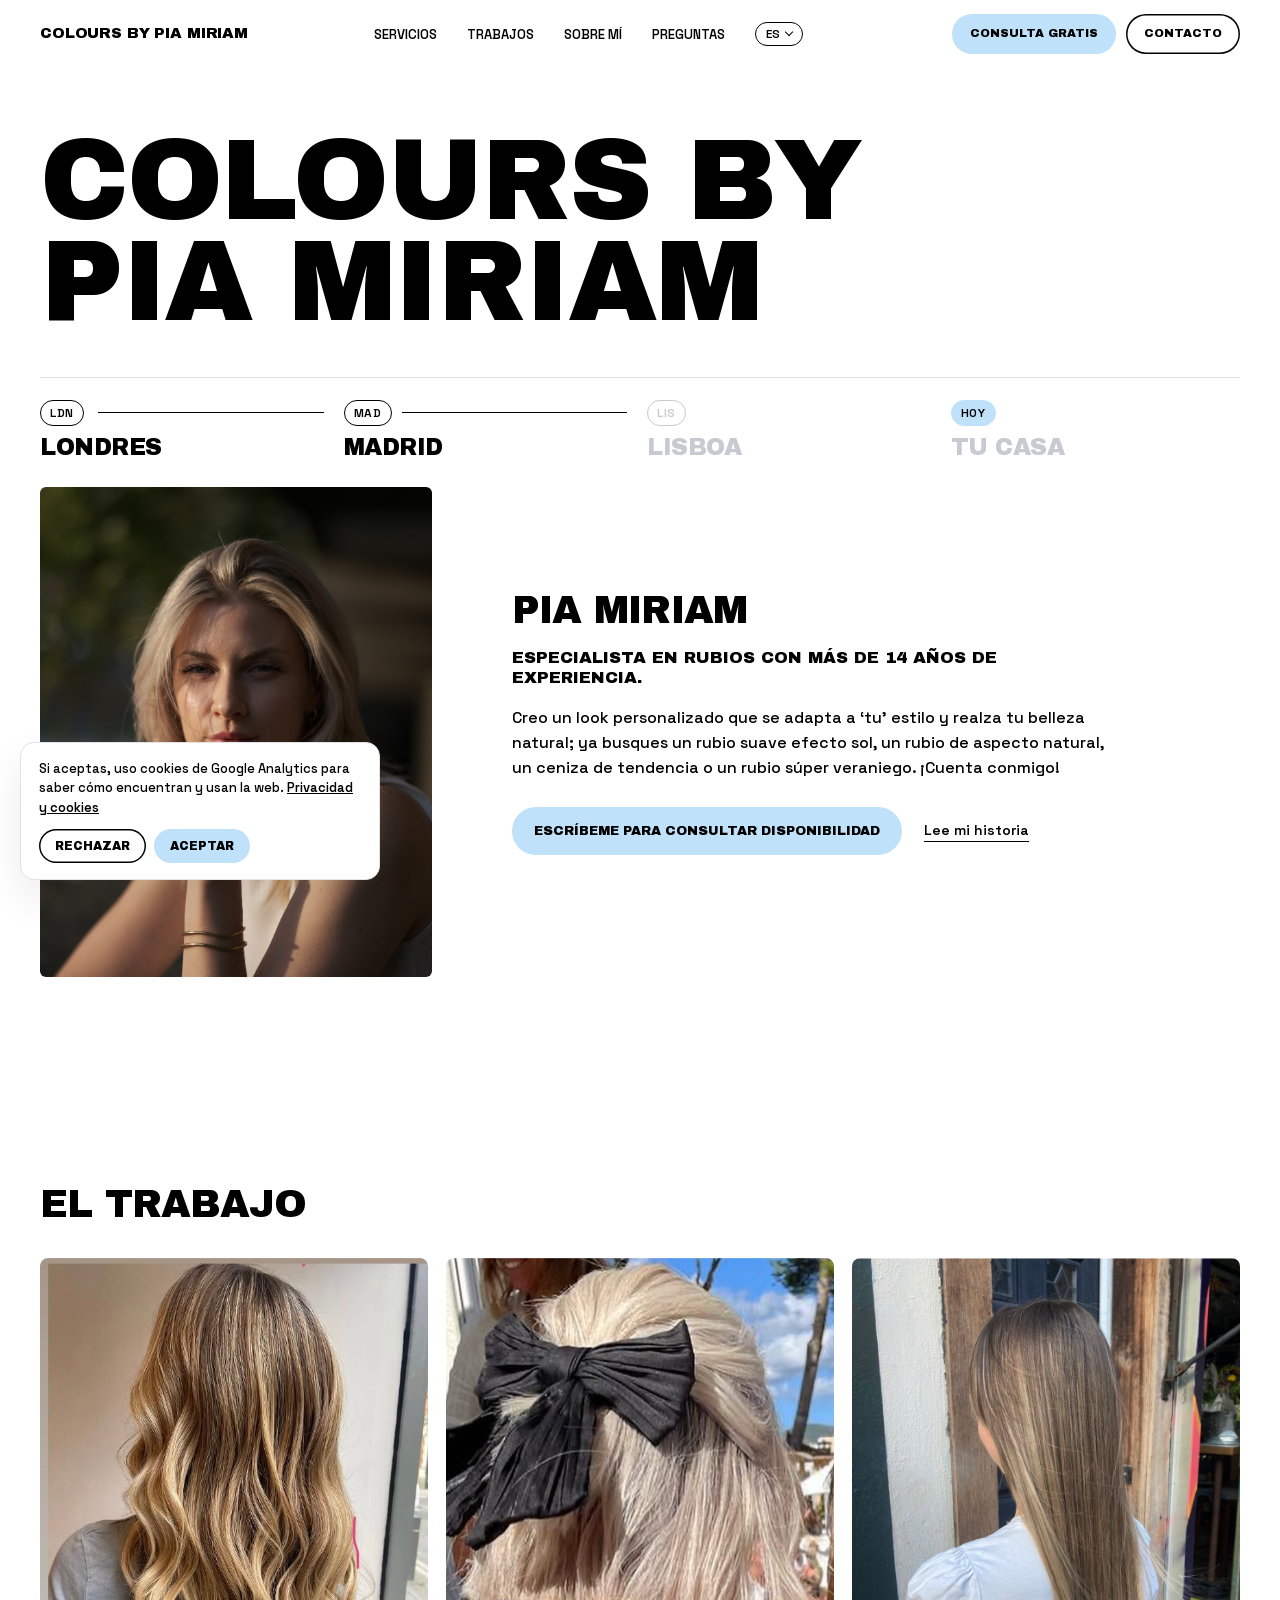
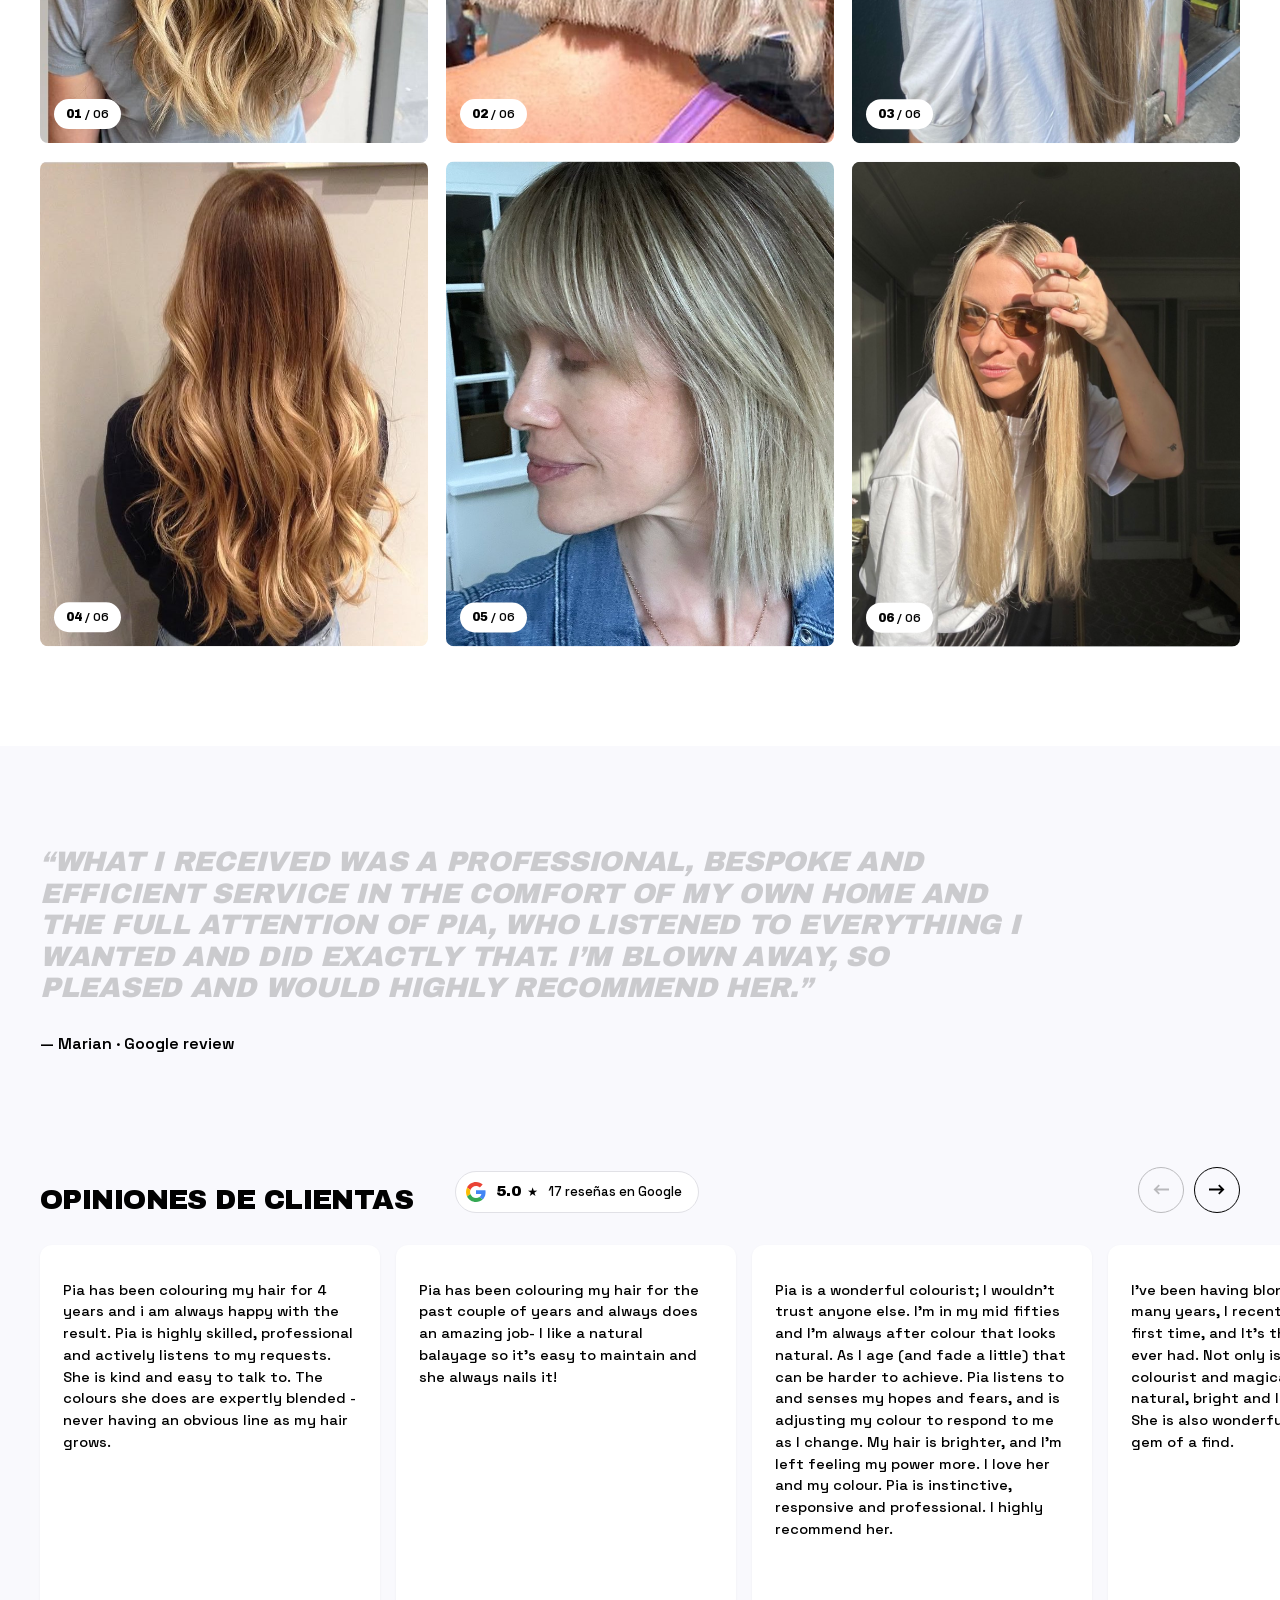
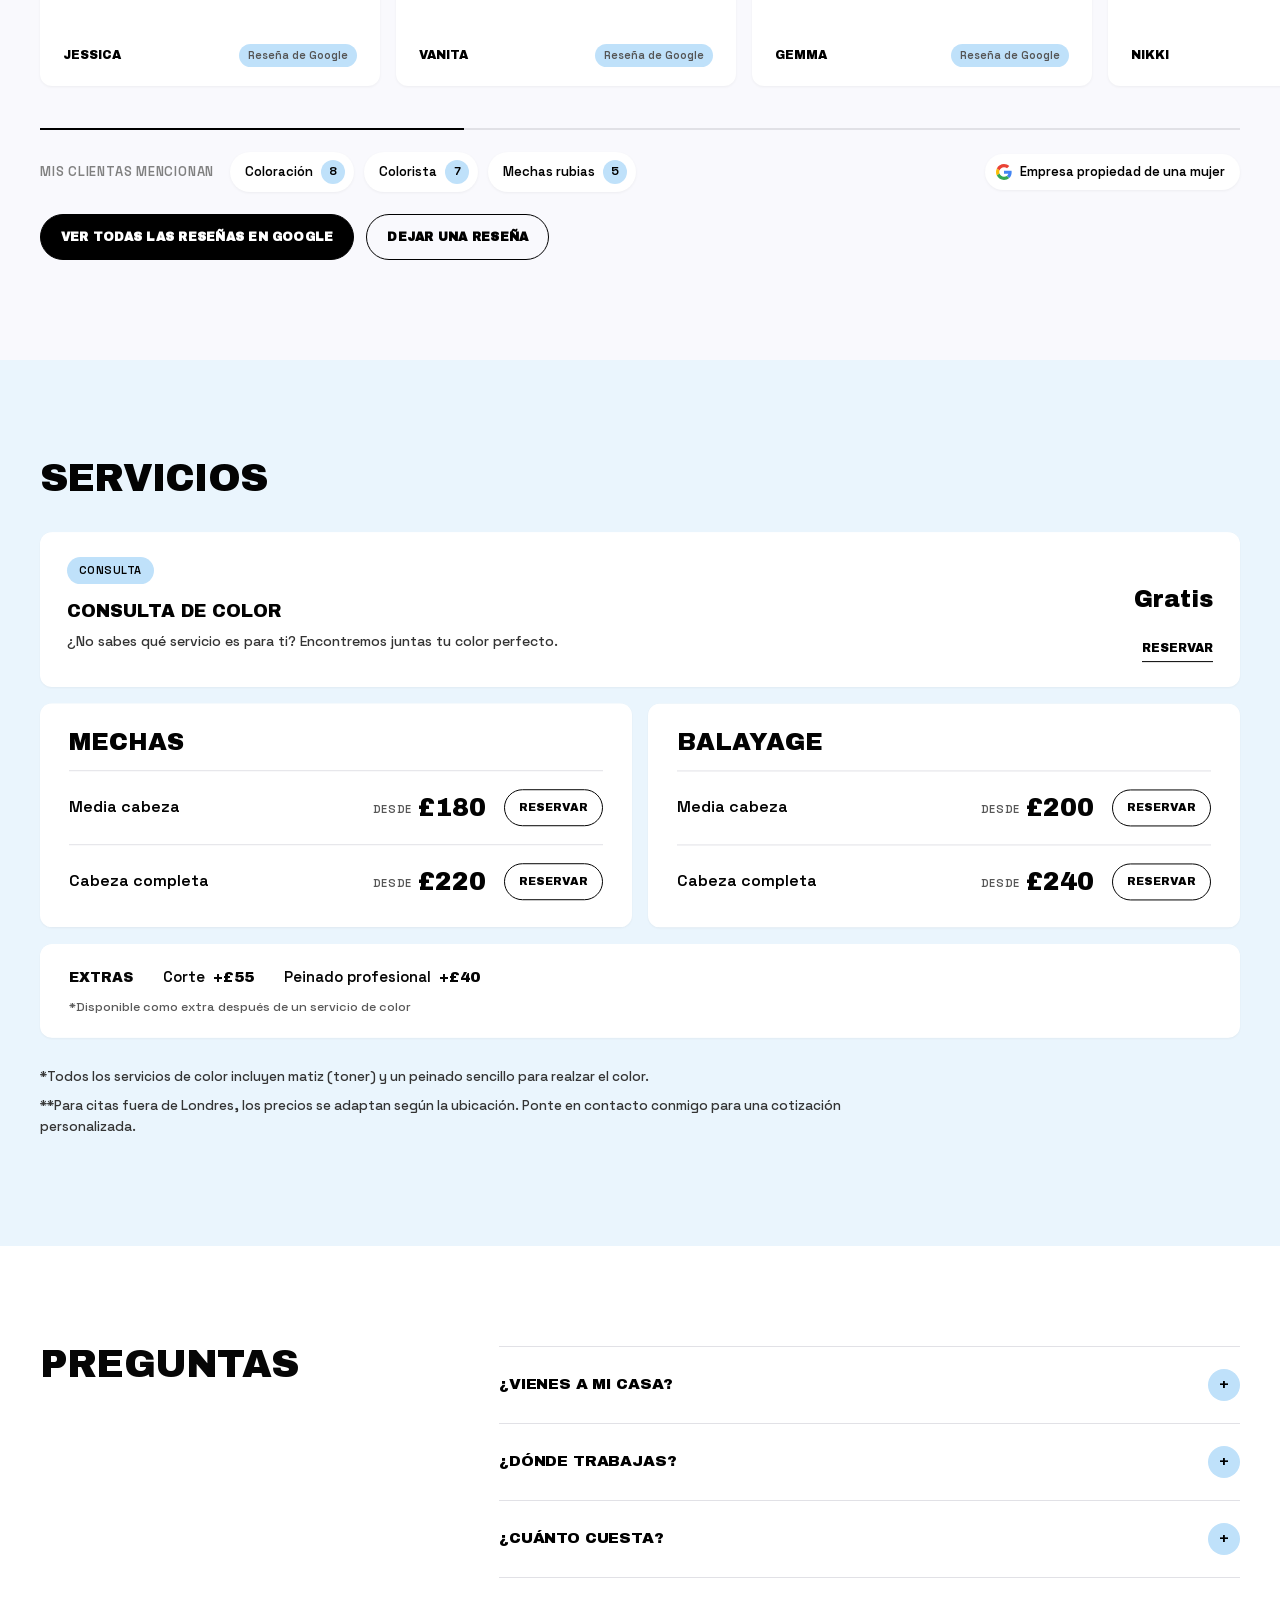
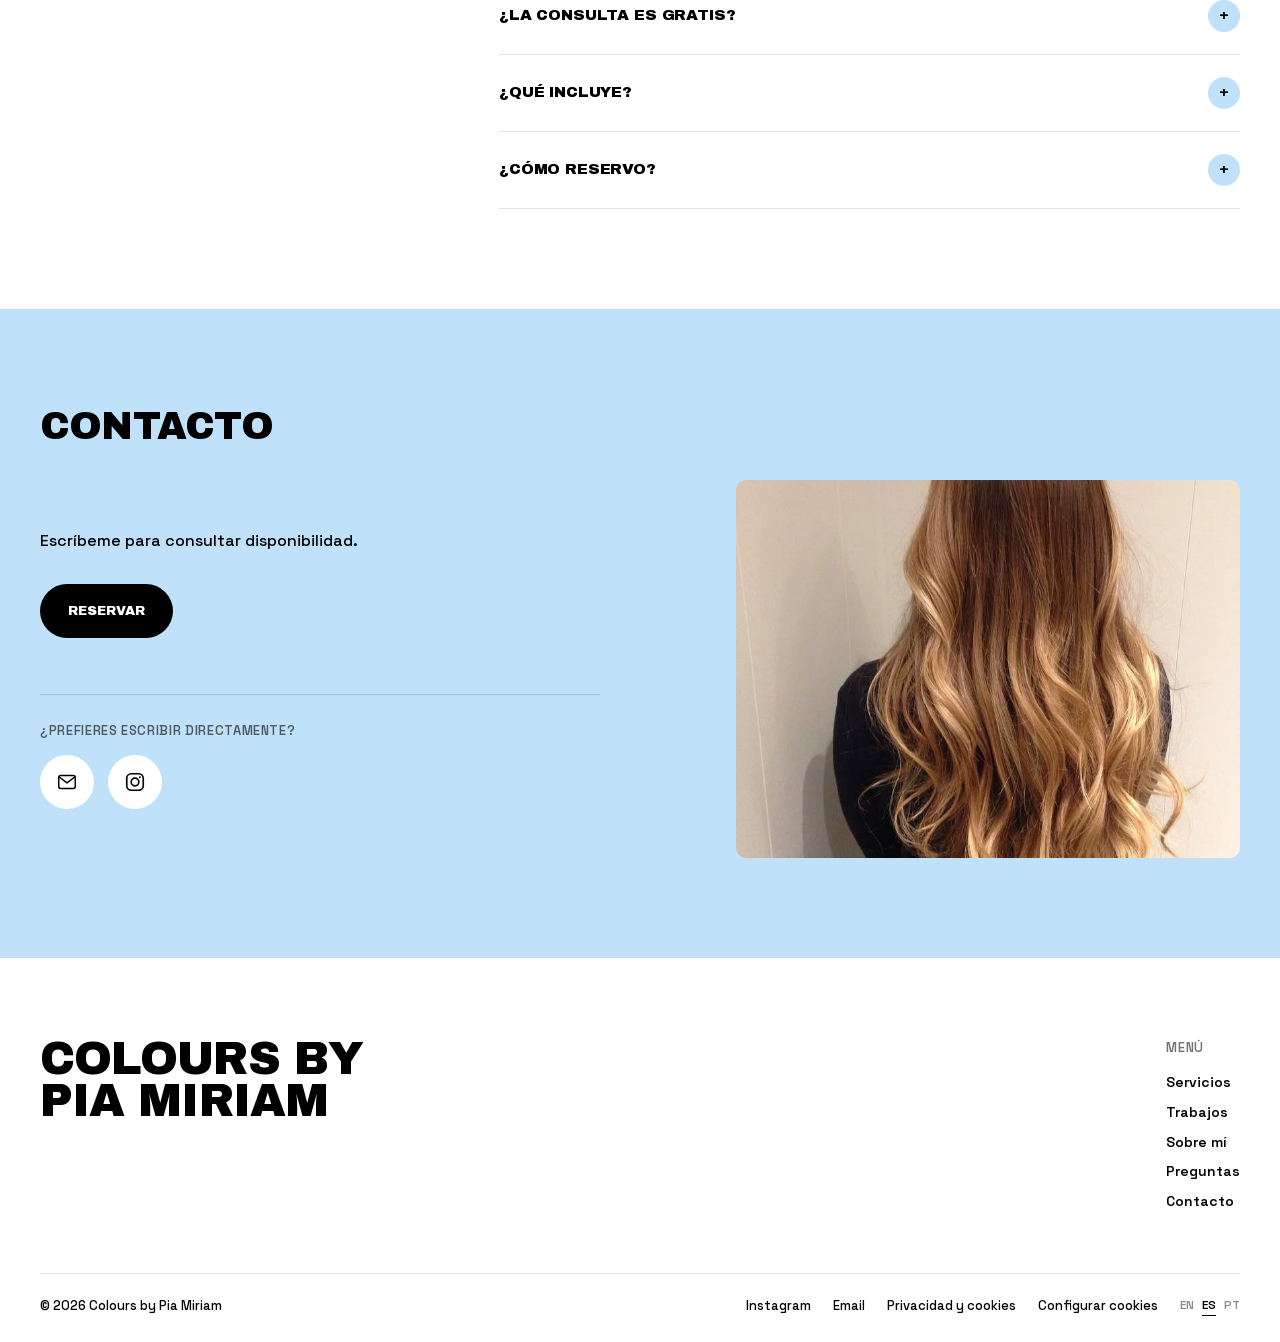
<file: es.html>
<!doctype html>
<html lang="es">
<head>
<meta charset="utf-8">
<meta name="viewport" content="width=device-width, initial-scale=1, viewport-fit=cover">
<title>Especialista en rubios y balayage en Londres | Colours by Pia Miriam</title>
<meta name="description" content="Especialista en rubios con más de 14 años de experiencia. Coloración profesional con una experiencia exclusiva uno a uno y un ambiente relajado en la comodidad de tu casa.">
<meta property="og:title" content="Especialista en rubios y balayage en Londres | Colours by Pia Miriam">
<meta property="og:type" content="website">
<meta property="og:site_name" content="Colours by Pia Miriam">
<meta property="og:description" content="Especialista en rubios con más de 14 años de experiencia. Coloración profesional con una experiencia exclusiva uno a uno y un ambiente relajado en la comodidad de tu casa.">
<meta property="og:image" content="https://www.piamiriamcolour.com/share.jpg">
<meta property="og:image:width" content="1200"><meta property="og:image:height" content="630">
<meta name="twitter:card" content="summary_large_image">
<link rel="icon" href="/favicon.ico" sizes="any"><link rel="icon" type="image/png" sizes="32x32" href="/favicon-32.png">
<link rel="icon" type="image/png" sizes="192x192" href="/icon-192.png">
<link rel="apple-touch-icon" href="/apple-touch-icon.png">
<link rel="alternate" hreflang="en" href="https://www.piamiriamcolour.com/">
<link rel="alternate" hreflang="es" href="https://www.piamiriamcolour.com/es">
<link rel="alternate" hreflang="pt" href="https://www.piamiriamcolour.com/pt">
<link rel="alternate" hreflang="x-default" href="https://www.piamiriamcolour.com/">
<link rel="canonical" href="https://www.piamiriamcolour.com/es">
<script type="application/ld+json">{"@context": "https://schema.org", "@type": "HairSalon", "@id": "https://www.piamiriamcolour.com/#business", "name": "Colours by Pia Miriam", "url": "https://www.piamiriamcolour.com/es", "image": "https://www.piamiriamcolour.com/share.jpg", "description": "Especialista en rubios con más de 14 años de experiencia. Coloración profesional con una experiencia exclusiva uno a uno y un ambiente relajado en la comodidad de tu casa.", "email": "piamiriam@gmail.com", "areaServed": [{"@type": "Place", "name": "Hackney, London"}, {"@type": "Place", "name": "Highbury, London"}, {"@type": "Place", "name": "Islington, London"}, {"@type": "Place", "name": "Camden, London"}, {"@type": "Place", "name": "Belsize Park, London"}, {"@type": "Place", "name": "Hampstead Heath, London"}, {"@type": "Place", "name": "Kensal Rise, London"}, {"@type": "Place", "name": "Brondesbury, London"}, {"@type": "Place", "name": "Hampstead, London"}, {"@type": "Place", "name": "Highgate, London"}, {"@type": "Place", "name": "Primrose Hill, London"}, {"@type": "Place", "name": "Kentish Town, London"}, {"@type": "Place", "name": "Gospel Oak, London"}, {"@type": "Place", "name": "West Hampstead, London"}, {"@type": "Place", "name": "Dalston, London"}, {"@type": "Place", "name": "Canonbury, London"}, {"@type": "Place", "name": "Hackney Wick, London"}, {"@type": "Place", "name": "Homerton, London"}, {"@type": "Place", "name": "Stratford, London"}, {"@type": "Place", "name": "St John's Wood, London"}, {"@type": "Place", "name": "Maida Vale, London"}, {"@type": "Place", "name": "Marylebone, London"}, {"@type": "Place", "name": "Notting Hill, London"}, {"@type": "Place", "name": "Holland Park, London"}, {"@type": "Place", "name": "Kensington, London"}, {"@type": "City", "name": "Madrid"}, {"@type": "City", "name": "Lisboa"}], "priceRange": "£40–£240", "founder": {"@type": "Person", "name": "Pia Miriam", "description": "Especialista en rubios con más de 14 años de experiencia."}, "sameAs": ["https://www.instagram.com/coloursbypia_miriam/", "https://www.google.com/maps?cid=7808784801875766394"], "hasOfferCatalog": {"@type": "OfferCatalog", "name": "Servicios", "itemListElement": [{"@type": "Offer", "itemOffered": {"@type": "Service", "name": "Consulta de color"}, "price": 0, "priceCurrency": "GBP"}, {"@type": "Offer", "itemOffered": {"@type": "Service", "name": "Mechas · Media cabeza"}, "priceSpecification": {"@type": "PriceSpecification", "minPrice": 180, "priceCurrency": "GBP"}}, {"@type": "Offer", "itemOffered": {"@type": "Service", "name": "Mechas · Cabeza completa"}, "priceSpecification": {"@type": "PriceSpecification", "minPrice": 220, "priceCurrency": "GBP"}}, {"@type": "Offer", "itemOffered": {"@type": "Service", "name": "Balayage · Media cabeza"}, "priceSpecification": {"@type": "PriceSpecification", "minPrice": 200, "priceCurrency": "GBP"}}, {"@type": "Offer", "itemOffered": {"@type": "Service", "name": "Balayage · Cabeza completa"}, "priceSpecification": {"@type": "PriceSpecification", "minPrice": 240, "priceCurrency": "GBP"}}, {"@type": "Offer", "itemOffered": {"@type": "Service", "name": "Corte"}, "priceSpecification": {"@type": "PriceSpecification", "minPrice": 55, "priceCurrency": "GBP"}}, {"@type": "Offer", "itemOffered": {"@type": "Service", "name": "Peinado profesional"}, "priceSpecification": {"@type": "PriceSpecification", "minPrice": 40, "priceCurrency": "GBP"}}]}}</script>
<script type="application/ld+json">{"@context": "https://schema.org", "@type": "FAQPage", "mainEntity": [{"@type": "Question", "name": "¿Vienes a mi casa?", "acceptedAnswer": {"@type": "Answer", "text": "Sí. Coloreo el pelo uno a uno en tu casa, hotel o espacio privado en Londres, y llevo todo lo necesario."}}, {"@type": "Question", "name": "¿Dónde trabajas?", "acceptedAnswer": {"@type": "Answer", "text": "En el norte y el oeste de Londres: Hackney, Highbury, Islington, Camden, Belsize Park, Hampstead Heath, Kensal Rise, Brondesbury, Hampstead, Highgate, Primrose Hill, Kentish Town, Gospel Oak, West Hampstead, Dalston, Canonbury, Hackney Wick, Homerton, Stratford, St John's Wood, Maida Vale, Marylebone, Notting Hill, Holland Park, Kensington. No trabajo al sur del río. También viajo a ver clientas en Madrid y Lisboa a lo largo del año."}}, {"@type": "Question", "name": "¿Cuánto cuesta?", "acceptedAnswer": {"@type": "Answer", "text": "Mechas: media cabeza desde £180, cabeza completa desde £220. Balayage: media cabeza desde £200, cabeza completa desde £240. Extras: corte +£55, peinado profesional +£40."}}, {"@type": "Question", "name": "¿La consulta es gratis?", "acceptedAnswer": {"@type": "Answer", "text": "Sí. ¿No sabes qué servicio es para ti? Encontremos juntas tu color perfecto."}}, {"@type": "Question", "name": "¿Qué incluye?", "acceptedAnswer": {"@type": "Answer", "text": "Todos los servicios de color incluyen matiz (toner) y un peinado sencillo para realzar el color."}}, {"@type": "Question", "name": "¿Cómo reservo?", "acceptedAnswer": {"@type": "Answer", "text": "Con el formulario de reserva de esta web, escribiéndome por Instagram o enviándome un email."}}]}</script>
<link href="/fonts.css" rel="stylesheet">
<style>
:root{--blue:#BFE1FA;--bg:#F9F9FD;--line:#E1E1E6;--ink:#000;--grey:#808080;--H:'Archivo Black',Impact,sans-serif;--B:'Space Grotesk',system-ui,sans-serif}
*{box-sizing:border-box;margin:0;padding:0}
html{scroll-behavior:smooth}
body{background:#fff;color:var(--ink);font-family:var(--B);font-weight:500;font-size:16px;line-height:1.55;-webkit-font-smoothing:antialiased;overflow-x:hidden}
img{display:block;max-width:100%}
a{color:inherit}
.H{font-family:var(--H);text-transform:uppercase;letter-spacing:-.02em;line-height:.92;font-weight:400}
.wrap{max-width:1320px;margin:0 auto;padding:0 40px}
.lbl{font-weight:600;text-transform:uppercase;font-size:13px;letter-spacing:.06em}

/* header */
header{position:fixed;top:0;left:0;right:0;z-index:40;color:#000;background:rgba(255,255,255,.88);backdrop-filter:blur(10px)}
.nav{display:flex;justify-content:space-between;align-items:center;height:68px}
.brand{font-family:var(--H);text-transform:uppercase;font-size:15px;text-decoration:none;letter-spacing:-.01em}
.brand span,.ft-brand span{display:inline-block;animation:glow 7s calc(.6s + var(--k) * 70ms) infinite both}
@keyframes glow{0%{color:#000}3%{color:var(--blue)}45%{color:var(--blue)}52%{color:#000}100%{color:#000}}
@media (prefers-reduced-motion:reduce){.brand span,.ft-brand span{animation:none}}
.links{display:flex;gap:30px;list-style:none}
.links a{text-decoration:none;font-weight:600;text-transform:uppercase;font-size:13px}
.burger{display:none;background:none;border:0;width:40px;height:40px;margin-right:-8px;cursor:pointer;position:relative;-webkit-tap-highlight-color:transparent}
.burger i{position:absolute;left:9px;right:9px;height:2px;border-radius:2px;background:#000;transition:transform .3s,opacity .2s}
.burger i:nth-child(1){top:13px}.burger i:nth-child(2){top:19px}.burger i:nth-child(3){top:25px}
header.menu-open .burger i:nth-child(1){transform:translateY(6px) rotate(45deg)}
header.menu-open .burger i:nth-child(2){opacity:0}
header.menu-open .burger i:nth-child(3){transform:translateY(-6px) rotate(-45deg)}

/* hero */
.hero{background:#fff}
.hero-d{padding:190px 0 50px}
.hero-d h1{font-size:clamp(52px,9vw,140px);line-height:.88}
.hero-m{display:none;padding:120px 0 40px}
.hero-m .lbl{color:var(--grey);margin-bottom:18px}
.hero-m .hname{font-size:clamp(40px,11.8vw,58px);line-height:.9}
.hero-m .hero-in{width:100%}
.hero-text{font-size:15.5px;line-height:1.55;margin-top:22px}
.cities{display:flex;flex-wrap:wrap;align-items:center;gap:6px 0;margin:24px 0 28px;font-family:var(--H);text-transform:uppercase;font-size:11px;letter-spacing:.02em}
.cities span{display:inline-flex;align-items:center}
.cities span:not(:last-child):after{content:"";width:4px;height:4px;border-radius:50%;background:#000;margin:0 8px}
.cities .home{background:var(--blue);border-radius:999px;padding:4px 9px}
.hero .ln{display:block;overflow:hidden}
.hero-d .ln span{display:inline-block;transform:translateY(110%)}
.hero-m .ln span{display:inline-block}
.journey{margin-top:44px;border-top:1px solid var(--line);padding-top:22px}
.journey .lbl{color:var(--grey);margin-bottom:16px}
.journey ol{list-style:none;margin:0;padding:0;display:grid;grid-template-columns:repeat(var(--n,6),1fr);gap:0 14px}
.journey li{position:relative;color:#C9C9D1;transition:color .6s}
.journey li small{display:inline-block;font-weight:600;font-size:12px;letter-spacing:.06em;border:1px solid currentColor;border-radius:999px;padding:3px 9px;margin-bottom:10px;transition:background .6s,border-color .6s,color .6s}
.journey li span{display:block;font-family:var(--H);text-transform:uppercase;font-size:clamp(17px,1.85vw,28px);line-height:.95;letter-spacing:-.02em}
.journey li:after{content:"";position:absolute;left:58px;right:6px;top:12px;height:1px;background:currentColor;transform-origin:left;transform:scaleX(0);transition:transform .7s cubic-bezier(.16,1,.3,1)}
.journey li:last-child:after{display:none}
.journey li.on{color:#000}.journey li.on:after{transform:scaleX(1)}
.journey li.cur small{background:var(--blue);border-color:var(--blue);color:#000}
.journey ol.rot li{color:#B9B9C2}.journey ol.rot li.cur{color:#000}
.journey ol.rot li:after{background:#C9C9D1}
.hero-meta{display:flex;justify-content:space-between;align-items:end;margin-top:34px;gap:30px}
.hero-meta p{max-width:420px;font-size:16px}
.cta{display:inline-flex;align-items:center;gap:10px;background:var(--blue);color:#000;text-decoration:none;font-family:var(--H);text-transform:uppercase;font-size:13px;padding:14px 22px;border-radius:999px;transition:transform .25s}
.cta:hover{transform:scale(1.05)}
.cta svg{transition:transform .25s}.cta:hover svg{transform:translateX(4px)}


/* testimonial */
.quote{padding:110px 0 100px;background:var(--bg)}
.quote blockquote{font-family:var(--H);text-transform:uppercase;font-style:italic;font-size:clamp(20px,2.2vw,32px);line-height:1.12;letter-spacing:-.01em;max-width:980px}
.quote blockquote .w{display:inline-block;opacity:.18;transition:opacity .3s}
.quote cite{display:block;margin-top:28px;font-style:normal;font-weight:600}

/* swipe rail (reviews) */
.rail{overflow-x:auto;scroll-snap-type:x mandatory;scrollbar-width:none;cursor:grab;overscroll-behavior-x:contain}
.rail::-webkit-scrollbar{display:none}
.rail.drag{cursor:grabbing;scroll-snap-type:none}.rail.drag *{pointer-events:none}
.rail>*{scroll-snap-align:start;user-select:none}
.arrows{display:flex;gap:10px;flex:none}
.arrows button{width:46px;height:46px;border-radius:50%;border:1px solid #000;background:transparent;cursor:pointer;display:grid;place-items:center;transition:background .3s,opacity .3s}
.arrows button:hover{background:var(--blue)}.arrows button:disabled{opacity:.25;cursor:default;background:transparent}
.arrows .prev svg{transform:scaleX(-1)}
.progress{position:relative;height:2px;background:rgba(0,0,0,.12);margin-top:34px}
.progress i{position:absolute;left:0;top:0;bottom:0;width:0;background:#000;transition:width .2s}

/* about text */
.about{padding:110px 0;background:#fff}
.hero-m + .about{padding-top:20px}
.about-grid{display:grid;grid-template-columns:.7fr 1.3fr;gap:80px;align-items:center}
.portrait-wrap{margin:0}.got{font-family:var(--H);text-transform:uppercase;font-size:clamp(18px,1.6vw,24px);margin-top:16px;letter-spacing:-.01em}
.about .portrait{border-radius:6px;overflow:hidden;aspect-ratio:4/5}
.about .portrait img{width:100%;height:115%;object-fit:cover;object-position:50% 72%}
.about h2{font-size:clamp(28px,3vw,44px);margin-bottom:20px}
.about .big{font-family:var(--H);text-transform:uppercase;font-size:clamp(15px,1.3vw,18px);line-height:1.2;margin-bottom:18px}
.about p{margin-bottom:16px;max-width:600px}
.more{font-weight:600;text-decoration:none;border-bottom:1px solid #000;padding-bottom:2px;margin-left:22px;font-size:14px}.more:hover{border-color:var(--blue)}
/* about page */
.ab{background:#fff;padding:150px 0 110px}
.ab-grid{display:grid;grid-template-columns:.8fr 1.2fr;gap:80px;align-items:start}
.ab-photo{position:sticky;top:100px;border-radius:6px;overflow:hidden;aspect-ratio:4/5}.ab-photo img{width:100%;height:100%;object-fit:cover;object-position:50% 45%}
.ab .lbl{color:var(--grey);margin-bottom:16px}
.ab h1{font-size:clamp(34px,4.4vw,64px);margin-bottom:28px}
.ab .lead{font-family:var(--H);text-transform:uppercase;font-size:clamp(16px,1.4vw,20px);line-height:1.2;margin-bottom:30px;max-width:620px}
.ab p{font-size:16.5px;line-height:1.7;margin-bottom:20px;max-width:620px}
.ab .cta{margin-top:18px}
.ab .journey ol{grid-template-columns:repeat(3,1fr);row-gap:22px}.ab .journey li:after{display:none}
.ab .journey li span{font-size:clamp(16px,1.4vw,20px)}
@media (max-width:900px){.ab{padding:110px 0 80px}.ab-grid{grid-template-columns:1fr;gap:36px}.ab-photo{position:relative;top:0}}

/* gallery */
.gallery{background:#fff;padding:110px 0 100px;overflow:clip visible}
.gal-head{display:flex;justify-content:space-between;align-items:end;margin-bottom:60px}
.gal-head h2{font-size:clamp(28px,3vw,44px)}
.gal-head a{font-weight:600;text-transform:uppercase;text-decoration:none;border-bottom:2px solid #000}
.grid{display:grid;grid-template-columns:repeat(3,1fr);gap:18px}
.sc{position:relative;margin:0;aspect-ratio:4/5;border-radius:8px;overflow:hidden;cursor:zoom-in;background:#EEF4FA}
.sc img{width:100%;height:100%;object-fit:cover;transition:transform 1.4s cubic-bezier(.16,1,.3,1)}
.sc:hover img{transform:scale(1.04)}
.sc figcaption{position:absolute;left:14px;bottom:14px;background:#fff;border-radius:999px;padding:6px 12px;font-weight:600;font-size:12px}
.sc figcaption b{font-family:var(--H);font-weight:400}
.cursor{position:fixed;left:0;top:0;width:78px;height:78px;border-radius:50%;background:var(--blue);color:#000;font-family:var(--H);font-size:13px;text-transform:uppercase;display:flex;align-items:center;justify-content:center;pointer-events:none;z-index:70;transform:translate(-50%,-50%) scale(0);transition:transform .25s ease}
.cursor.on{transform:translate(-50%,-50%) scale(1)}
.lightbox{position:fixed;inset:0;z-index:80;background:rgba(249,249,253,.97);display:none;align-items:center;justify-content:center;padding:70px 90px 80px;touch-action:pan-y}
.lightbox.open{display:flex}
.lb-in{width:100%;height:100%;display:flex;align-items:center;justify-content:center;min-height:0}
.lightbox img{max-height:100%;max-width:100%;object-fit:contain;border-radius:6px;box-shadow:0 30px 60px rgba(0,0,0,.08)}
.lb-nav{position:absolute;top:50%;transform:translateY(-50%);width:52px;height:52px;border-radius:50%;border:1px solid #000;background:#fff;cursor:pointer;display:grid;place-items:center;transition:background .3s}
.lb-nav:hover{background:var(--blue)}.lb-prev{left:24px}.lb-prev svg{transform:scaleX(-1)}.lb-next{right:24px}
.lb-meta{position:absolute;left:0;right:0;bottom:24px;text-align:center;font-size:13px;font-weight:600}.lb-meta b{font-family:var(--H);font-weight:400;margin-right:10px}
.lightbox .x{position:absolute;top:22px;right:28px;color:#000;font-family:var(--H);font-size:13px;text-transform:uppercase;cursor:pointer;border:1px solid #000;border-radius:999px;padding:9px 16px;background:#fff}
@media (max-width:900px){.lightbox{padding:70px 12px 90px}.lb-nav{top:auto;bottom:18px;transform:none;width:46px;height:46px}.lb-prev{left:16px}.lb-next{right:16px}.lb-meta{bottom:32px}}

/* reels */
.reels{padding:130px 0;background:var(--bg)}
.reels-head{display:flex;justify-content:space-between;align-items:end;margin-bottom:44px}
.reels-head h2{font-size:clamp(40px,5.4vw,84px)}
.reel-row{display:flex;gap:18px;overflow-x:auto;scroll-snap-type:x mandatory;padding-bottom:10px;scrollbar-width:none}
.reel-row::-webkit-scrollbar{display:none}
.reel{flex:none;width:300px;aspect-ratio:9/16;border-radius:10px;overflow:hidden;position:relative;scroll-snap-align:start;background:#000}
.reel iframe{position:absolute;left:0;top:-56px;width:100%;height:calc(100% + 170px);border:0;pointer-events:none}
.reel button{position:absolute;inset:0;background:transparent;border:0;cursor:pointer;display:flex;align-items:end;justify-content:start;padding:18px}
.reel button span{background:var(--blue);color:#000;font-family:var(--H);text-transform:uppercase;font-size:13px;padding:10px 16px;border-radius:999px}

/* services as cards */
.services{padding:110px 0;background:#EAF5FD}
.services h2{font-size:clamp(28px,3vw,44px);margin-bottom:40px}
.cards{display:grid;grid-template-columns:repeat(3,1fr);gap:16px}
.card{background:#fff;border:1px solid transparent;box-shadow:0 1px 3px rgba(0,0,0,.05);border-radius:12px;padding:24px 26px;display:grid;grid-template-rows:auto 1fr auto auto;min-height:220px;transition:transform .3s cubic-bezier(.2,.8,.2,1), border-color .3s, background .3s}
.card:hover{transform:translateY(-6px);border-color:#000;background:var(--blue)}
.card .tag{justify-self:start;background:var(--blue);border-radius:999px;padding:5px 12px;font-size:11px;font-weight:600;text-transform:uppercase;letter-spacing:.04em}
.card:hover .tag{background:#fff}
.card h3{font-family:var(--H);text-transform:uppercase;font-weight:400;font-size:clamp(16px,1.4vw,20px);line-height:1.1;margin:26px 0 0;align-self:start}
.card .price{font-family:var(--H);font-size:clamp(28px,2.6vw,38px);line-height:1;margin-top:22px}
.card .price small{display:block;font-family:var(--B);font-weight:600;font-size:12px;text-transform:uppercase;letter-spacing:.06em;margin-bottom:6px;color:#555}
.card{cursor:pointer}
.card .note{font-size:12.5px;color:#555;min-height:18px;margin-top:10px}
.card .book{justify-self:start;display:inline-flex;align-items:center;gap:8px;margin-top:18px;font-family:var(--H);text-transform:uppercase;font-size:12px;text-decoration:none;color:#000;border-bottom:1px solid #000;padding-bottom:3px}
.card.wide{grid-column:1/-1;min-height:0;grid-template-columns:1fr auto;grid-template-rows:auto auto auto;column-gap:40px;background:#fff}
.card.wide .tag{grid-column:1}.card.wide h3{grid-column:1;margin-top:18px}.card.wide .note{grid-column:1;font-size:14px;color:#333}
.card.wide .price{grid-column:2;grid-row:1/3;align-self:center;font-size:clamp(20px,1.8vw,26px)}.card.wide .book{grid-column:2;grid-row:3;justify-self:end;align-self:end}
form .picked{grid-column:1/-1;display:none;align-items:center;gap:10px;background:var(--blue);border-radius:999px;padding:9px 16px;font-size:13px;font-weight:600;justify-self:start}
form .picked.on{display:inline-flex}form .picked button{border:0;background:none;cursor:pointer;font-size:16px;line-height:1;padding:0}
/* salon menu */
.menu-grid{display:grid;grid-template-columns:1fr 1fr;gap:16px;margin-top:16px}
.grp{background:#fff;border:1px solid transparent;box-shadow:0 1px 3px rgba(0,0,0,.05);border-radius:12px;padding:26px 28px 8px}
.grp h3{font-family:var(--H);text-transform:uppercase;font-weight:400;font-size:clamp(20px,1.9vw,28px);line-height:1;margin-bottom:16px}
.opt{display:grid;grid-template-columns:1fr auto auto;align-items:center;gap:18px;padding:18px 0;border-top:1px solid var(--line);cursor:pointer}
.opt .nm{font-weight:600;font-size:16px}
.opt .pr{font-family:var(--H);font-size:clamp(22px,2vw,30px);line-height:1;white-space:nowrap}
.opt .pr small{font-family:var(--B);font-size:11px;font-weight:600;text-transform:uppercase;letter-spacing:.06em;color:#555;margin-right:6px;vertical-align:middle}
.opt .bk{display:inline-flex;align-items:center;gap:8px;border:1px solid #000;border-radius:999px;padding:9px 14px;font-family:var(--H);text-transform:uppercase;font-size:11px;text-decoration:none;color:#000;transition:background .3s,border-color .3s}
.opt:hover .bk,.opt:focus-visible .bk{background:var(--blue);border-color:var(--blue)}
.addons{margin-top:16px;background:#fff;border:1px solid transparent;box-shadow:0 1px 3px rgba(0,0,0,.05);border-radius:12px;padding:20px 28px;display:flex;flex-wrap:wrap;align-items:baseline;gap:8px 30px}
.addons .t{font-family:var(--H);text-transform:uppercase;font-size:14px}
.addons .it{font-size:15px;font-weight:600}.addons .it b{font-family:var(--H);font-weight:400;margin-left:8px}
.addons small{flex-basis:100%;color:#555;font-size:12.5px}
.langs{display:flex;gap:8px;font-size:12px;font-weight:600}
/* single language button */
.lang-pick{position:relative;display:block}
.lang-pick summary{list-style:none;cursor:pointer;display:inline-flex;align-items:center;gap:6px;border:1.5px solid #000;border-radius:999px;padding:5px 10px;font-weight:600;font-size:12px;line-height:1}
.lang-pick summary::-webkit-details-marker{display:none}
.lang-pick summary i{width:6px;height:6px;border-right:1.5px solid #000;border-bottom:1.5px solid #000;transform:translateY(-2px) rotate(45deg);transition:transform .25s}
.lang-pick[open] summary i{transform:translateY(1px) rotate(-135deg)}
.lang-pick div{position:absolute;right:0;top:calc(100% + 6px);background:#fff;border-radius:12px;box-shadow:0 8px 24px rgba(0,0,0,.12);padding:6px;display:flex;flex-direction:column;min-width:64px;z-index:50}
.lang-pick div a{opacity:1;padding:8px 12px;border-radius:8px;text-decoration:none;font-weight:600;font-size:13px;text-align:center}
.lang-pick div a:hover{background:var(--blue)}.langs-m{display:none}.langs a{opacity:.45;text-decoration:none}.langs a.cur{opacity:1;border-bottom:1px solid currentColor}
.notes{margin-top:30px;max-width:820px;font-size:13.5px;color:#333}
.notes p{margin-bottom:8px}

/* contact */
/* FAQ: calm list, one answer opens at a time is not forced */
.faq{background:#fff;padding:100px 0}
.faq-grid{display:grid;grid-template-columns:.7fr 1.3fr;gap:80px;align-items:start}
.faq h2{font-size:clamp(28px,3vw,44px)}
.qas{border-top:1px solid var(--line)}
.qa{border-bottom:1px solid var(--line)}
.qa summary{list-style:none;cursor:pointer;display:flex;justify-content:space-between;align-items:center;gap:20px;padding:22px 0;font-family:var(--H);text-transform:uppercase;font-size:clamp(14px,1.2vw,17px);letter-spacing:-.01em}
.qa summary::-webkit-details-marker{display:none}
.qa summary span{flex:none;width:32px;height:32px;border-radius:50%;background:var(--blue);display:grid;place-items:center;font-family:var(--B);font-size:18px;transition:transform .3s}
.qa[open] summary span{transform:rotate(45deg)}
.qa p{padding:0 52px 24px 0;font-size:15.5px;line-height:1.6;max-width:640px}
@media (max-width:900px){.faq{padding:64px 0}.faq-grid{grid-template-columns:1fr;gap:20px}.faq h2{font-size:30px}.qa summary{padding:18px 0;font-size:13px}.qa p{padding-right:0;font-size:15px}}
.contact{background:var(--blue);color:#000;padding:110px 0 100px}
.contact h2{font-size:clamp(28px,3vw,44px);color:#000}
.contact-grid{display:grid;grid-template-columns:1.1fr .9fr;gap:80px;margin-top:36px;align-items:center}
.ct-photo{margin:0;border-radius:10px;overflow:hidden;aspect-ratio:4/3;max-height:420px}.ct-photo img{width:100%;height:100%;object-fit:cover}
.contact .ch{margin-bottom:26px}
.dm{display:inline-flex;align-items:center;gap:12px;background:#000;color:#fff;text-decoration:none;font-family:var(--H);text-transform:uppercase;font-size:13px;padding:16px 24px;border-radius:999px;margin-bottom:34px;transition:transform .25s}
.contact .ch a[href^="mailto"]{text-transform:none}
.dm:hover{transform:translateY(-2px)}
.sheet{position:fixed;inset:0;z-index:90;overscroll-behavior:contain;background:rgba(0,0,0,.35);display:flex;align-items:center;justify-content:center;padding:16px;opacity:0;pointer-events:none;transition:opacity .3s}
.sheet.open{opacity:1;pointer-events:auto}
.sheet-in{position:relative;background:#fff;border-radius:22px;padding:30px 30px 22px;max-width:540px;width:100%;max-height:calc(100vh - 32px);max-height:calc(100dvh - 32px);overflow:auto;overscroll-behavior:contain;-webkit-overflow-scrolling:touch;transform:translateY(14px);transition:transform .3s}
.sheet.open .sheet-in{transform:none}
.sheet .x{position:absolute;top:18px;right:20px;background:none;border:0;font-size:12px;text-transform:uppercase;letter-spacing:.04em;cursor:pointer;color:#000;z-index:2}
.prog{margin:0 70px 22px 0}.prog .lbl{display:block;color:var(--grey);margin-bottom:10px}.prog .lbl b{color:#000}
.prog i{display:block;height:3px;background:var(--line);border-radius:3px;overflow:hidden}.prog .bar{display:block;height:100%;width:25%;background:#000;transition:width .4s ease}
.step{border:0;margin:0;padding:0;min-width:0}.step legend{font-size:22px;line-height:1.1;text-transform:uppercase;margin-bottom:18px;padding:0}
.opts{display:grid;gap:8px;border-radius:14px}.opts.bad,.fi.bad{animation:shake .45s}
@keyframes shake{25%{transform:translateX(-6px)}50%{transform:translateX(6px)}75%{transform:translateX(-3px)}}
.opt-r input,.chip-c input,.seg input{position:absolute;opacity:0;pointer-events:none}
.opt-r span{display:block;border:1.5px solid var(--line);border-radius:14px;padding:14px 16px;font-size:14.5px;cursor:pointer;transition:border-color .2s,background .2s}
.opt-r span:hover{border-color:#000}.opt-r input:checked+span{border-color:#000;background:var(--blue)}
.opt-r input:focus-visible+span,.chip-c input:focus-visible+span,.seg input:focus-visible+span{outline:2px solid #000;outline-offset:2px}
.sub{font-size:12px;text-transform:uppercase;letter-spacing:.04em;color:var(--grey);margin:18px 0 10px}
.chips{display:flex;flex-wrap:wrap;gap:8px}
.chip-c span{display:inline-block;border:1.5px solid var(--line);border-radius:999px;padding:10px 16px;font-size:13.5px;cursor:pointer;transition:border-color .2s,background .2s}
.chip-c input:checked+span{border-color:#000;background:var(--blue)}
.seg{display:inline-flex;border:1.5px solid #000;border-radius:999px;padding:3px;margin-bottom:10px}
.seg span{display:block;padding:8px 18px;border-radius:999px;font-size:13px;cursor:pointer}.seg input:checked+span{background:#000;color:#fff}
.fi{display:block;width:100%;box-sizing:border-box;border:1.5px solid var(--line);border-radius:14px;padding:14px 16px;font:inherit;font-size:15px;margin-top:10px;background:#fff;color:#000}
.fi:focus{outline:none;border-color:#000}textarea.fi{resize:vertical;margin-top:14px}
.consent{font-size:12px;color:var(--grey);margin:12px 0 0}.consent a{color:inherit}
.hp{position:absolute;left:-9999px}
.sheet .nav{display:flex;align-items:center;justify-content:space-between;gap:12px;margin-top:24px}
.sheet .nav .dm{margin:0 0 0 auto;border:0;cursor:pointer}.sheet .nav .dm[disabled]{opacity:.6}
.sheet .back{background:none;border:0;font:inherit;font-size:13px;cursor:pointer;padding:8px 0;color:#000}
.done{padding:20px 0 6px}.done .H{font-size:28px;text-transform:uppercase;margin-bottom:10px}
.alt{font-size:12.5px;color:var(--grey);margin:18px 0 0;padding-top:14px;border-top:1px solid var(--line)}.alt a{color:#000}
.dm-book{background:var(--blue);color:#000}.dm.dm-book svg path{stroke:#000}
@media (max-width:700px){.sheet{align-items:flex-end;padding:0}.sheet-in{border-radius:22px 22px 0 0;padding:26px 20px calc(20px + env(safe-area-inset-bottom));max-height:92vh;max-height:92dvh}.step legend{font-size:19px}.sheet .nav .dm{width:auto}}

.dm-main{background:#000;color:#fff;margin-bottom:22px}.dm.dm-main svg path{stroke:#fff}
.dm-main{padding:17px 28px}
.alt-ways{margin-top:34px;padding-top:26px;border-top:1px solid rgba(0,0,0,.14);max-width:560px}
.alt-ways .q{font-size:13px;font-weight:600;text-transform:uppercase;letter-spacing:.05em;opacity:.6;margin-bottom:14px}
.alt-links{display:flex;gap:14px}
.alt-links a{width:54px;height:54px;border-radius:50%;background:#fff;display:grid;place-items:center;color:#000;transition:transform .25s,background .25s}
.alt-links a:hover{transform:translateY(-2px);background:#000;color:#fff}
.alt-links a svg{width:22px;height:22px}.alt-links a svg *:not([stroke=none]){stroke:currentColor}.alt-links a .igi circle[fill]{fill:currentColor}
.ctas{display:flex;flex-wrap:wrap;gap:12px;margin-bottom:34px}.ctas .dm{margin-bottom:0}
.dm-mail{background:transparent;color:#000;border:1.5px solid #000;padding:14.5px 22.5px}
.dm.dm-mail svg{fill:none}.dm.dm-mail svg rect,.dm.dm-mail svg path{stroke:#000}
.ft-dm.dm-mail{padding:11.5px 16.5px;margin-top:10px}
.cities span{transition:background-color .45s ease}
.dm svg{width:20px;height:20px}.dm svg path{stroke:#fff}
.iglink{display:inline-flex;align-items:center;gap:10px}.iglink .igi{width:1.1em;height:1.1em;flex:none}
.contact .ch .lbl{color:#000;opacity:.55;margin-bottom:4px}
.contact .ch a{font-family:var(--H);font-size:20px;text-decoration:none;text-transform:uppercase}
.contact .ch a:hover{opacity:.6}
form{display:grid;grid-template-columns:1fr 1fr;gap:22px}
label{display:block;font-size:11px;font-weight:600;text-transform:uppercase;color:#000;opacity:.6;margin-bottom:6px}
input,textarea{width:100%;background:transparent;border:0;border-bottom:1px solid rgba(0,0,0,.35);color:#000;font:inherit;font-size:16px;padding:8px 0;outline:none}
input:focus,textarea:focus{border-color:#000}
textarea{min-height:110px;resize:vertical}
.full{grid-column:1/-1}
form .cta{border:0;cursor:pointer;justify-self:start;background:#000;color:#fff}form .cta svg path{stroke:#fff}
.hp{display:none}
footer{background:#fff;color:#000;padding:80px 0 26px;font-size:14px}
footer a{text-decoration:none}
.ft-top{display:grid;grid-template-columns:1fr auto;gap:40px;padding-bottom:60px}
.ft-brand{font-family:var(--H);text-transform:uppercase;font-size:clamp(30px,3.6vw,54px);line-height:.92;letter-spacing:-.02em}
.ft-col .lbl{opacity:.55;margin-bottom:14px}
.ft-col ul{list-style:none;display:grid;gap:8px;font-weight:600}
.ft-col ul a:hover{text-decoration:underline}
.ft-dm{margin:16px 0 0;font-size:11.5px;padding:13px 18px}
.ig{display:inline-flex;align-items:center;gap:12px;font-weight:600;margin-top:14px}
.ig i{width:46px;height:46px;border-radius:50%;background:var(--blue);display:grid;place-items:center;transition:transform .3s}
.ig:hover i{transform:rotate(-8deg) scale(1.06)}.ig svg{width:22px;height:22px}
.ft-bot{border-top:1px solid var(--line);padding-top:22px;display:flex;justify-content:space-between;flex-wrap:wrap;gap:12px;font-size:13px}
.ft-bot .legal{display:flex;gap:22px;align-items:center}
@media (max-width:900px){footer{padding:60px 0 24px}.ft-top{grid-template-columns:1fr 1fr;gap:34px 20px;padding-bottom:40px}.ft-brand{grid-column:1/-1}}

@media (max-width:900px){
  .wrap{padding:0 20px}
  .links{display:none;position:absolute;top:100%;left:0;right:0;height:calc(100vh - 68px);height:calc(100dvh - 68px);overflow:auto;background:var(--blue);color:#000;flex-direction:column;gap:0;padding:8px 20px calc(24px + env(safe-area-inset-bottom));mix-blend-mode:normal}
  header.menu-open{mix-blend-mode:normal;color:#000;background:var(--blue);backdrop-filter:none}
  .links.open{display:flex}
  .links li{border-bottom:1px solid rgba(0,0,0,.14)}
  .links a{display:flex;justify-content:space-between;align-items:center;padding:20px 0;font-family:var(--H);font-weight:400;font-size:28px;line-height:1;letter-spacing:-.01em}
  .links li.langs{border:0}
  .burger{display:block}
  .hero{padding:140px 0 70px}
  .hero-meta{flex-direction:column;align-items:start}
  
  .journey ol{grid-template-columns:1fr 1fr;row-gap:22px}
  .journey li:nth-child(2n):after{display:none}
  .about-grid,.contact-grid{grid-template-columns:1fr;gap:40px}
  .grid{grid-template-columns:1fr 1fr;gap:10px}.sc figcaption{left:10px;bottom:10px}
  .cards{grid-template-columns:1fr 1fr;gap:10px}
  .card{min-height:190px;padding:18px}
  .links .lang-li{display:none}.langs-m{display:flex;margin-left:auto;margin-right:18px}
  .opt{grid-template-columns:1fr auto;grid-template-areas:"nm bk" "pr bk";row-gap:4px}.opt .nm{grid-area:nm}.opt .pr{grid-area:pr}.opt .bk{grid-area:bk}
  .menu-grid{grid-template-columns:1fr}.grp{padding:22px 20px 6px}.addons{padding:18px 20px}.opt{gap:12px}.opt .bk{padding:8px 11px}
  .card.wide{grid-template-columns:1fr}.card.wide .price,.card.wide .book{grid-column:1;grid-row:auto;justify-self:start}
  form{grid-template-columns:1fr}
  .quote,.about,.gallery,.reels,.services,.contact{padding:90px 0}
  .reel{width:240px}
  .cursor{display:none}
}

/* google reviews rail */
.greviews{background:var(--bg);padding:10px 0 30px;overflow:hidden}
.greviews .progress{background:var(--line)}
.gr-head{display:flex;justify-content:space-between;align-items:end;gap:20px;margin-bottom:28px}
.gr-head .lbl{margin-right:auto;margin-left:20px;align-self:center}
.gr-head h2{font-size:clamp(22px,2.2vw,32px)}
.gr-row{display:flex;gap:16px;align-items:stretch;padding:4px max(40px,calc((100vw - 1320px) / 2 + 40px)) 8px;scroll-padding-left:max(40px,calc((100vw - 1320px) / 2 + 40px))}
.rv-card{width:340px;flex:none;background:#fff;border:1px solid transparent;box-shadow:0 1px 3px rgba(0,0,0,.05);border-radius:12px;padding:22px 22px 18px;display:flex;flex-direction:column;transition:transform .3s, border-color .3s}
.rv-card:hover{transform:translateY(-4px);border-color:#000}
.rv-card .st{color:#000;letter-spacing:.15em;font-size:13px}
.rv-card blockquote{font-size:14.5px;line-height:1.5;margin:12px 0 16px;flex:1}
.rv-card figcaption{font-family:var(--H);text-transform:uppercase;font-size:12px;display:flex;justify-content:space-between;align-items:center;gap:10px}
.rv-card figcaption span{font-family:var(--B);font-weight:600;font-size:11px;color:#555;text-transform:none;background:var(--blue);border-radius:999px;padding:3px 9px}
.gbadge{display:inline-flex;align-items:center;gap:10px;margin-right:auto;margin-left:22px;padding:8px 16px 8px 10px;background:#fff;border:1px solid var(--line);border-radius:999px;text-decoration:none;font-size:13px;font-weight:500;transition:border-color .3s}
.gbadge:hover{border-color:#000}.gbadge svg{width:20px;height:20px;flex:none}
.gbadge b{font-family:var(--H);font-weight:400;font-size:15px}.gbadge .s{color:#000;font-size:12px;margin-left:-4px}
.trust{display:flex;flex-wrap:wrap;align-items:center;gap:10px;margin-top:22px}
.trust .lbl{color:var(--grey);margin-right:6px}
.chip{display:inline-flex;align-items:center;gap:8px;background:#fff;border:1px solid transparent;box-shadow:0 1px 3px rgba(0,0,0,.05);border-radius:999px;padding:7px 8px 7px 14px;font-size:13px;font-weight:600}
.chip b{background:var(--blue);border-radius:999px;min-width:24px;height:24px;display:grid;place-items:center;font-size:12px}
.wo{display:inline-flex;align-items:center;gap:8px;margin-left:auto;background:#fff;border:1px solid transparent;box-shadow:0 1px 3px rgba(0,0,0,.05);border-radius:999px;padding:7px 14px 7px 10px;font-size:13px;font-weight:600;text-decoration:none}
.wo svg{width:16px;height:16px}.wo:hover{border-color:#000}
@media (max-width:900px){.wo{margin-left:0}.trust .lbl{flex-basis:100%}}
.gr-links{display:flex;gap:12px;flex-wrap:wrap;margin-top:22px;font-size:14px;font-weight:600}
.gr-links a{display:inline-flex;align-items:center;gap:8px;text-decoration:none;font-family:var(--H);text-transform:uppercase;font-size:12px;letter-spacing:.02em;padding:13px 20px;border-radius:999px;border:1.5px solid #000;background:#000;color:#fff;transition:transform .25s}.gr-links a+a{background:transparent;color:#000}.gr-links a:hover{transform:translateY(-2px)}
.cookie{position:fixed;left:20px;bottom:20px;z-index:60;max-width:360px;background:#fff;border:1px solid var(--line);border-radius:14px;box-shadow:0 18px 40px rgba(0,0,0,.08);padding:16px 18px;font-size:13px;line-height:1.5;display:none;gap:14px;align-items:center}
.cookie.show{display:flex}.cookie a{color:#000;font-weight:600}
.cookie .ck-b{display:flex;gap:8px;flex:none}.cookie.show{flex-direction:column;align-items:flex-start;gap:12px}.cookie button[data-c="no"]{background:#fff;box-shadow:inset 0 0 0 1.5px #000}
.ck-link{background:none;border:0;padding:0;font:inherit;color:inherit;cursor:pointer}.ck-link:hover{text-decoration:underline}
.cookie button{flex:none;border:0;border-radius:999px;background:var(--blue);font-family:var(--H);text-transform:uppercase;font-size:12px;padding:10px 16px;cursor:pointer}
@media (max-width:900px){.gbadge{margin-left:0;order:3}.cookie{left:12px;right:12px;bottom:12px;max-width:none}}
@media (max-width:900px){.rv-card{width:82vw;max-width:340px}.gr-row{padding:4px 20px 8px;scroll-padding-left:20px}.gr-head{flex-wrap:wrap}.gr-head .lbl{display:none}}

/* ---- mobile polish: calmer rhythm, one column, nothing cramped ---- */
.fab{display:none}
@media (max-width:900px){
  body{font-size:15px}
  .hero-d{display:none}.hero-m{display:block}
  .cities{font-size:11px;margin:24px 0 28px;letter-spacing:.02em}
  .cities span:not(:last-child):after{margin:0 8px}
  .cities .home{padding:4px 9px}
  .journey{margin-top:30px;padding-top:18px}
  .hero-meta{margin-top:28px;gap:22px}
  .quote{padding:64px 0 40px}
  .quote blockquote{font-size:18px;line-height:1.25}
  .quote cite{margin-top:18px;font-size:14px}
  .greviews{padding:20px 0 56px}
  .gr-head{flex-direction:column;align-items:flex-start;gap:14px;margin-bottom:22px}
  .gr-head .arrows{display:none}
  .gbadge{order:0}
  .trust{gap:8px}.chip{font-size:12px;padding:6px 7px 6px 12px}
  .gr-links{flex-direction:column;gap:10px;font-size:13px}.gr-links a{width:100%;justify-content:center;text-align:center;padding:15px 16px;font-size:12px}
  .gr-links a:first-child{background:var(--blue);border-color:var(--blue);color:#000}
  .services,.gallery,.about,.contact{padding:64px 0}
  .about{padding-bottom:28px}.about + .gallery{padding-top:8px}
  .services h2,.gal-head h2,.contact h2{font-size:30px}
  .services .cards{margin-top:22px}
  .addons{flex-direction:column;align-items:flex-start;gap:6px}
  .notes{margin-top:22px;font-size:12.5px}
  .gal-head{flex-direction:column;align-items:flex-start;gap:12px;margin-bottom:26px}
  .gal-head a{font-size:13px}
  .about-grid{gap:28px}
  .about h2{font-size:30px;margin-bottom:14px}
  .about .big{font-size:14px}
  .about .cta,.ab .cta{font-size:11.5px;padding:14px 18px;white-space:normal;text-align:center;display:flex;justify-content:center}
  .more{display:inline-block;margin:18px 0 0}
  .contact-grid{gap:34px}.ct-photo{display:none}
  .dm{width:100%;justify-content:center;margin-bottom:26px}.ctas{margin-bottom:26px}
  .ft-top .ft-col:last-child{grid-column:1/-1}.ft-dm{margin:14px 0 0}
  .cookie{padding:12px 14px;font-size:12px;gap:10px;border-radius:12px}
  .cookie button{padding:8px 12px;font-size:11px}
  .fab{display:inline-flex;position:fixed;right:16px;bottom:16px;z-index:55;align-items:center;gap:8px;background:#000;color:#fff;text-decoration:none;font-family:var(--H);text-transform:uppercase;font-size:12px;padding:13px 18px;border-radius:999px;box-shadow:0 10px 30px rgba(0,0,0,.18);transition:transform .35s cubic-bezier(.16,1,.3,1),opacity .35s,bottom .35s}
  .fab{background:var(--blue);color:#000;font-size:15px;padding:18px 30px;box-shadow:0 6px 18px rgba(0,0,0,.18);bottom:calc(18px + env(safe-area-inset-bottom));right:auto;left:50%;transform:translateX(-50%);-webkit-tap-highlight-color:transparent}
  .fab svg{width:16px;height:16px}.fab svg path{stroke:#000}
  header.menu-open ~ .fab{display:none}
  .fab.away{opacity:0;transform:translate(-50%,20px);pointer-events:none}
  .sc.pop{opacity:0;transform:translateY(36px) scale(.95);transition:opacity .8s ease,transform .9s cubic-bezier(.16,1,.3,1)}
  .sc.pop.in{opacity:1;transform:none}
  body.ck .fab{bottom:calc(92px + env(safe-area-inset-bottom))}
}

/* mobile hero: tighter gap to Pia's block; moving city pill without layout jumps */
.hero.hero-m{padding-bottom:28px}
.hero-m .cities{gap:6px 2px;margin-left:-8px}
.hero-m .cities span{position:relative;padding:4px 8px;border-radius:999px;margin-right:8px}
.hero-m .cities span:not(:last-child):after{position:absolute;right:-7px;top:50%;margin:0;transform:translateY(-50%)}
.hero-m .cities .home{padding:4px 8px}

/* booking form: undo the old contact-form rules (form grid, uppercase grey labels, underline inputs) */
.sheet [hidden]{display:none!important}
#book-form{display:block}
#book-form label{display:block;font-size:inherit;font-weight:inherit;text-transform:none;opacity:1;margin:0;color:#000}
#book-form .chip-c,#book-form .seg label{display:inline-block}
#book-form .fi{border:1.5px solid var(--line);border-radius:14px;padding:14px 16px;background:#fff;font-size:15px}
#book-form .fi:focus{border-color:#000}
#book-form .opt-r span,#book-form .chip-c span{text-transform:none;color:#000}
#book-form .seg input:checked+span{background:#000;color:#fff}
#book-form .back{width:auto;height:auto;border-radius:0;display:inline-block}
#book-form .back:hover{background:none;opacity:.6}

/* hero: Google rating right under the main button */
.hero-act{display:flex;flex-direction:column;align-items:flex-end;gap:12px}
.hero-rate{display:inline-flex;align-items:center;gap:6px;font-size:13px;text-decoration:none;color:#000}
.hero-rate svg{width:16px;height:16px;flex:none}.hero-rate b{font-family:var(--H);font-weight:400}.hero-rate .s{color:#000;font-size:12px}.hero-rate .n{opacity:.8}.hero-rate:hover{opacity:.65}
.hero-m .hero-rate{display:flex;margin-top:14px}
/* mobile hero button: text centred next to the arrow, one line when it fits */
.hero-m .cta{display:flex;width:fit-content;margin:0 auto;justify-content:center;text-align:center;white-space:nowrap;font-size:13px;padding:16px 30px}
.hero-m .hero-rate{justify-content:center}
@media (max-width:900px){.hero-act{align-items:flex-start}}
@media (max-width:900px){
  .contact{padding:72px 0 64px}
  .contact h2{margin-bottom:16px}
  .dm-main{width:100%;justify-content:center;padding:18px 24px;margin-bottom:0}
  .alt-ways{margin-top:30px;padding-top:24px}
  .ft-bot{flex-direction:column;align-items:flex-start;gap:16px}
  .ft-bot .legal{flex-wrap:wrap;gap:14px 22px}
}

/* ---- one spacing rhythm: sections 100px (desktop) / 64px (phones); title to content 36px / 24px ---- */
.quote,.gallery,.services,.faq,.contact{padding-top:100px;padding-bottom:100px}
.greviews{padding-bottom:100px}
.gal-head{margin-bottom:36px}.services h2{margin-bottom:36px}.contact h2{margin-bottom:36px}.faq-grid{gap:60px}
@media (max-width:900px){
  .quote{padding-top:64px;padding-bottom:40px}
  .greviews{padding-bottom:64px}
  .gallery,.services,.faq,.contact{padding-top:64px;padding-bottom:64px}
  .about + .gallery{padding-top:8px}
  .gal-head{margin-bottom:24px}.services h2,.contact h2{margin-bottom:24px}.services .cards{margin-top:0}.contact h2{margin-bottom:0}.contact .contact-grid{margin-top:24px}
  .faq-grid{gap:24px}
}

/* hero: less space above the name; rating on the left, level with the button (desktop) */
.hero-d{padding-top:130px;padding-bottom:36px}
.hero-d .hero-meta{display:flex;justify-content:space-between;align-items:center;margin-top:30px}
@media (max-width:900px){.hero-m{padding-top:100px}.hero.hero-m{padding-bottom:20px}}

/* desktop: the same two buttons always in the top bar; no Google line in the hero; Pia's photo right under the journey */
.hbtns{display:none}
@media (min-width:901px){
  .hbtns{display:flex;gap:10px;margin-left:24px}
  .hbtns a{display:inline-flex;align-items:center;height:40px;padding:0 18px;border-radius:999px;font-family:var(--H);text-transform:uppercase;font-size:11.5px;text-decoration:none;color:#000;white-space:nowrap}
  .hbtns .hb-book{background:var(--blue)}.hbtns .hb-contact{box-shadow:inset 0 0 0 1.5px #000}
  .links .nav-contact{display:none}
  .links{align-items:center}
  .hero-d .hero-meta{display:none}
  .hero-d{padding-bottom:28px}
  .hero-m + .about{padding-top:0}
}
/* phones: two buttons always at the bottom (Free consultation + Contact); Pia's photo right under the cities */
.mbar{display:none}
@media (max-width:900px){
  .fab{display:none!important}
  .mbar{display:flex;gap:10px;position:fixed;left:0;right:0;bottom:0;z-index:55;padding:0 12px calc(12px + env(safe-area-inset-bottom));background:none;pointer-events:none}
  .mbar a{pointer-events:auto;box-shadow:0 4px 14px rgba(0,0,0,.16)}
  .mbar a{flex:1;display:flex;align-items:center;justify-content:center;text-align:center;height:50px;border-radius:999px;font-family:var(--H);text-transform:uppercase;font-size:12px;text-decoration:none;color:#000;-webkit-tap-highlight-color:transparent}
  .mbar .mb-book{background:var(--blue)}
  .mbar .mb-contact{background:#fff;box-shadow:inset 0 0 0 1.5px #000,0 4px 14px rgba(0,0,0,.16)}
  header.menu-open ~ .mbar{display:none}
  body{padding-bottom:calc(72px + env(safe-area-inset-bottom))}
  .cookie{bottom:calc(84px + env(safe-area-inset-bottom))!important}
  .hero-m .cta,.hero-m .hero-rate{display:none!important}
  .hero-m .cities{margin-bottom:0}
  .hero.hero-m{padding-bottom:18px}
  .hero-m + .about{padding-top:0}
}
</style>
</head>
<body data-booking="Reserva:">
<header>
  <div class="wrap nav">
    <a class="brand" href="/es">Colours by Pia Miriam</a>
    <script>/* logo: letters light up in blue one by one */
    (() => { const b = document.querySelector('.brand'); b.setAttribute('aria-label', b.textContent);
      b.innerHTML = [...b.textContent].map((c, i) => `<span aria-hidden="true" style="--k:${i}">${c === ' ' ? '&nbsp;' : c}</span>`).join(''); })();</script>
    <div class="langs-m"><details class="langs lang-pick"><summary aria-label="Language: ES">ES<i aria-hidden="true"></i></summary><div><a href="/" hreflang="en" lang="en">EN</a><a href="/pt" hreflang="pt" lang="pt">PT</a></div></details></div>
    <button class="burger" type="button" aria-label="Menú" aria-expanded="false" onclick="const o=document.querySelector('.links').classList.toggle('open');document.querySelector('header').classList.toggle('menu-open',o);this.setAttribute('aria-expanded',o)"><i></i><i></i><i></i></button>
    <ul class="links">
      <li><a href="#services">Servicios</a></li>
      <li><a href="#gallery">Trabajos</a></li>
      <li><a href="/es-about">Sobre mí</a></li>
      <li><a href="#faq">Preguntas</a></li>
      <li class="nav-contact"><a href="#contact">Contacto</a></li>
      <li class="lang-li"><details class="langs lang-pick"><summary aria-label="Language: ES">ES<i aria-hidden="true"></i></summary><div><a href="/" hreflang="en" lang="en">EN</a><a href="/pt" hreflang="pt" lang="pt">PT</a></div></details></li>
    </ul>
    <div class="hbtns"><a class="hb-book" href="#contact" data-pkg="Consulta de color">Consulta gratis</a><a class="hb-contact" href="#contact">Contacto</a></div>
  </div>
</header>

<main id="top">
  <section class="hero hero-d">
    <div class="wrap hero-in">
      <h1 class="H"><span class="ln"><span>Colours by</span></span><span class="ln"><span>Pia Miriam</span></span></h1>
      <div class="journey"><ol id="journey"><li><small>LDN</small><span>Londres</span></li><li><small>MAD</small><span>Madrid</span></li><li><small>LIS</small><span>Lisboa</span></li><li><small>HOY</small><span>Tu casa</span></li></ol></div>
      <div class="hero-meta fade"><a class="hero-rate" href="https://www.google.com/maps?cid=7808784801875766394" target="_blank" rel="noopener"><svg viewBox="0 0 48 48" aria-hidden="true"><path fill="#EA4335" d="M24 9.5c3.54 0 6.71 1.22 9.21 3.6l6.85-6.85C35.9 2.38 30.47 0 24 0 14.62 0 6.51 5.38 2.56 13.22l7.98 6.19C12.43 13.72 17.74 9.5 24 9.5z"/><path fill="#4285F4" d="M46.98 24.55c0-1.57-.15-3.09-.38-4.55H24v9.02h12.94c-.58 2.96-2.26 5.48-4.78 7.18l7.73 6c4.51-4.18 7.09-10.36 7.09-17.65z"/><path fill="#FBBC05" d="M10.53 28.59c-.48-1.45-.76-2.99-.76-4.59s.27-3.14.76-4.59l-7.98-6.19C.92 16.46 0 20.12 0 24c0 3.88.92 7.54 2.56 10.78l7.97-6.19z"/><path fill="#34A853" d="M24 48c6.48 0 11.93-2.13 15.89-5.81l-7.73-6c-2.15 1.45-4.92 2.3-8.16 2.3-6.26 0-11.57-4.22-13.47-9.91l-7.98 6.19C6.51 42.62 14.62 48 24 48z"/></svg><b>5.0</b><span class="s">★</span><span class="n">· 17 reseñas en Google</span></a><a class="cta" href="#contact" data-pkg="Consulta de color">Consulta gratis</a></div>
    </div>
  </section>
  <section class="hero hero-m">
    <div class="wrap hero-in">
      <div class="H hname"><span class="ln"><span>Colours by</span></span><span class="ln"><span>Pia Miriam</span></span></div>
      <div class="cities" aria-label="Londres, Madrid, Lisboa, Tu casa"><span>Londres</span><span>Madrid</span><span>Lisboa</span><span class=home>Tu casa</span></div>
      <a class="cta" href="#contact" data-pkg="Consulta de color">Consulta gratis</a><a class="hero-rate" href="https://www.google.com/maps?cid=7808784801875766394" target="_blank" rel="noopener"><svg viewBox="0 0 48 48" aria-hidden="true"><path fill="#EA4335" d="M24 9.5c3.54 0 6.71 1.22 9.21 3.6l6.85-6.85C35.9 2.38 30.47 0 24 0 14.62 0 6.51 5.38 2.56 13.22l7.98 6.19C12.43 13.72 17.74 9.5 24 9.5z"/><path fill="#4285F4" d="M46.98 24.55c0-1.57-.15-3.09-.38-4.55H24v9.02h12.94c-.58 2.96-2.26 5.48-4.78 7.18l7.73 6c4.51-4.18 7.09-10.36 7.09-17.65z"/><path fill="#FBBC05" d="M10.53 28.59c-.48-1.45-.76-2.99-.76-4.59s.27-3.14.76-4.59l-7.98-6.19C.92 16.46 0 20.12 0 24c0 3.88.92 7.54 2.56 10.78l7.97-6.19z"/><path fill="#34A853" d="M24 48c6.48 0 11.93-2.13 15.89-5.81l-7.73-6c-2.15 1.45-4.92 2.3-8.16 2.3-6.26 0-11.57-4.22-13.47-9.91l-7.98 6.19C6.51 42.62 14.62 48 24 48z"/></svg><b>5.0</b><span class="s">★</span><span class="n">· 17 reseñas en Google</span></a>
    </div>
  </section>
  <section class="about" id="about"><div class="wrap about-grid">
    <figure class="portrait-wrap"><div class="portrait"><img class="par" src="/pia-original.jpg" alt="Pia Miriam"></div></figure>
    <div>
      <h2 class="H rv">Pia Miriam</h2>
      <p class="big rv">Especialista en rubios con más de 14 años de experiencia.</p>
      <p class="rv">Creo un look personalizado que se adapta a ‘tu’ estilo y realza tu belleza natural; ya busques un rubio suave efecto sol, un rubio de aspecto natural, un ceniza de tendencia o un rubio súper veraniego. ¡Cuenta conmigo!</p>
      <p class="rv" style="margin-top:26px"><a class="cta" href="#contact">Escríbeme para consultar disponibilidad</a><a class="more" href="/es-about">Lee mi historia</a></p>
    </div>
  </div></section>
  <section class="gallery" id="gallery"><div class="wrap">
    <div class="gal-head"><h2 class="H rv">El trabajo</h2></div>
    <div class="grid">
      <figure class="sc"><img src="/foto2.jpg" loading="lazy" alt="Balayage efecto sol"><figcaption><b>01</b> / 06</figcaption></figure>
      <figure class="sc"><img src="/foto6.jpg" loading="lazy" alt="Bob rubio helado"><figcaption><b>02</b> / 06</figcaption></figure>
      <figure class="sc"><img src="/foto5.jpg" loading="lazy" alt="Rubio fundido"><figcaption><b>03</b> / 06</figcaption></figure>
      <figure class="sc"><img src="/foto7.jpg" loading="lazy" alt="Balayage cálido"><figcaption><b>04</b> / 06</figcaption></figure>
      <figure class="sc"><img src="/foto3.jpg" loading="lazy" alt="Rubio suave"><figcaption><b>05</b> / 06</figcaption></figure>
      <figure class="sc"><img src="/foto4.jpg" loading="lazy" alt="Rubio súper veraniego"><figcaption><b>06</b> / 06</figcaption></figure>
    </div>
  </div></section>
  <section class="quote"><div class="wrap">
    <blockquote id="q">“What I received was a professional, bespoke and efficient service in the comfort of my own home and the full attention of Pia, who listened to everything I wanted and did exactly that. I’m blown away, so pleased and would highly recommend her.”</blockquote>
    <cite>— Marian · Google review</cite>
  </div></section>
  <section class="greviews">
    <div class="wrap gr-head"><h2 class="H rv">Opiniones de clientas</h2><a class="gbadge" href="https://www.google.com/maps?cid=7808784801875766394" target="_blank" rel="noopener"><svg viewBox="0 0 48 48" aria-hidden="true"><path fill="#EA4335" d="M24 9.5c3.54 0 6.71 1.22 9.21 3.6l6.85-6.85C35.9 2.38 30.47 0 24 0 14.62 0 6.51 5.38 2.56 13.22l7.98 6.19C12.43 13.72 17.74 9.5 24 9.5z"/><path fill="#4285F4" d="M46.98 24.55c0-1.57-.15-3.09-.38-4.55H24v9.02h12.94c-.58 2.96-2.26 5.48-4.78 7.18l7.73 6c4.51-4.18 7.09-10.36 7.09-17.65z"/><path fill="#FBBC05" d="M10.53 28.59c-.48-1.45-.76-2.99-.76-4.59s.27-3.14.76-4.59l-7.98-6.19C.92 16.46 0 20.12 0 24c0 3.88.92 7.54 2.56 10.78l7.97-6.19z"/><path fill="#34A853" d="M24 48c6.48 0 11.93-2.13 15.89-5.81l-7.73-6c-2.15 1.45-4.92 2.3-8.16 2.3-6.26 0-11.57-4.22-13.47-9.91l-7.98 6.19C6.51 42.62 14.62 48 24 48z"/></svg><b>5.0</b><span class="s">★</span><span>17 reseñas en Google</span></a>
      <div class="arrows"><button class="prev" aria-label="Anterior"><svg width="16" height="11" viewBox="0 0 18 12"><path d="M0 6h16M11 1l5 5-5 5" stroke="#000" stroke-width="2" fill="none"/></svg></button><button class="next" aria-label="Siguiente"><svg width="16" height="11" viewBox="0 0 18 12"><path d="M0 6h16M11 1l5 5-5 5" stroke="#000" stroke-width="2" fill="none"/></svg></button></div></div>
    <div class="gr-row rail" id="grrow"><figure class="rv-card"><blockquote>Pia has been colouring my hair for 4 years and i am always happy with the result. Pia is highly skilled, professional and actively listens to my requests. She is kind and easy to talk to. The colours she does are expertly blended - never having an obvious line as my hair grows.</blockquote><figcaption>Jessica<span>Reseña de Google</span></figcaption></figure><figure class="rv-card"><blockquote>Pia has been colouring my hair for the past couple of years and always does an amazing job- I like a natural balayage so it’s easy to maintain and she always nails it!</blockquote><figcaption>Vanita<span>Reseña de Google</span></figcaption></figure><figure class="rv-card"><blockquote>Pia is a wonderful colourist; I wouldn&#x27;t trust anyone else. I&#x27;m in my mid fifties and I&#x27;m always after colour that looks natural. As I age (and fade a little) that can be harder to achieve. Pia listens to and senses my hopes and fears, and is adjusting my colour to respond to me as I change. My hair is brighter, and I&#x27;m left feeling my power more. I love her and my colour. Pia is instinctive, responsive and professional. I highly recommend her.</blockquote><figcaption>Gemma<span>Reseña de Google</span></figcaption></figure><figure class="rv-card"><blockquote>I’ve been having blonde highlights for many years, I recently used Pia for the first time, and It’s the best colour I’ve ever had. Not only is she an incredible colourist and magically created a natural, bright and luminous blonde. She is also wonderful company. A real gem of a find.</blockquote><figcaption>Nikki<span>Reseña de Google</span></figcaption></figure><figure class="rv-card"><blockquote>For years I was fighting with my hair colour. My hair is dark, and after years of colour damage and inconsistent results I honestly didn&#x27;t feel comfortable with it anymore. Pia is known as a blonde specialist, but she completely turned things around for me: in just a couple of appointments she fixed years of damage and uneven colour. My hair now behaves completely differently. It has a lovely weight and movement, and she also gives me a beautiful cut. I&#x27;m endlessly grateful. After years of not feeling good about my hair, I finally love it again. Thank you, Pia!</blockquote><figcaption>Mariana<span>Reseña de Google</span></figcaption></figure><figure class="rv-card"><blockquote>Pia has been colouring my hair for over a year now. It’s the best it’s ever been! Pia looks at your skin tone, takes into account your age (I’m in my 60s) and advises accordingly. She has expertly coloured my hair that suits my age and discreetly hides my grey and makes me look younger! Always a pleasure to have her round my house. Highly recommend.</blockquote><figcaption>Catherine<span>Reseña de Google</span></figcaption></figure><figure class="rv-card"><blockquote>I’ve been a loyal client of Pia’s for over ten years, and she is truly exceptional at what she does. She is an incredibly skilled colorist with a great eye for detail and also takes the time to listen and create exactly the look I’m going for. I love the fact that she comes to do my hair in the privacy of my own home, it’s super convenient and Pia is very accommodating. I highly recommend Pia, and I promise you will never look back!</blockquote><figcaption>Sarah<span>Reseña de Google</span></figcaption></figure><figure class="rv-card"><blockquote>Pia is the best hair colourist I’ve EVER had! She always colours my blonde hair to the exact shade I describe to her. She’s also wonderful at giving hints and tips to make the colour right for me. All of this skill on top of being a thoroughly lovely person, would highly recommend without hesitation!</blockquote><figcaption>Louise<span>Reseña de Google</span></figcaption></figure><figure class="rv-card"><blockquote>Pia has been colouring my hair for at least 5 years and is a brilliant colourist I completely trust. I have brunette hair, going grey and Pia does my highlights to help reduce contrast. She takes a lot of care to look after my hair and does fine highlights that blend in. She always listens and is very kind and patient. Highly recommend.</blockquote><figcaption>Katharine<span>Reseña de Google</span></figcaption></figure><figure class="rv-card"><blockquote>Pia always matches my natural brunette colour, which is exactly what I want! I love that she gives suggestions but listens at the same time. I can fully trust her with my thick hair. She&#x27;s very professional, clean, and flexible with schedules. Totally recommend her!</blockquote><figcaption>María<span>Reseña de Google</span></figcaption></figure></div>
    <div class="wrap"><div class="progress"><i id="grprog"></i></div>
      <div class="trust"><span class="lbl">Mis clientas mencionan</span><span class="chip">Coloración<b>8</b></span><span class="chip">Colorista<b>7</b></span><span class="chip">Mechas rubias<b>5</b></span><a class="wo" href="https://www.google.com/maps?cid=7808784801875766394" target="_blank" rel="noopener"><svg viewBox="0 0 48 48" aria-hidden="true"><path fill="#EA4335" d="M24 9.5c3.54 0 6.71 1.22 9.21 3.6l6.85-6.85C35.9 2.38 30.47 0 24 0 14.62 0 6.51 5.38 2.56 13.22l7.98 6.19C12.43 13.72 17.74 9.5 24 9.5z"/><path fill="#4285F4" d="M46.98 24.55c0-1.57-.15-3.09-.38-4.55H24v9.02h12.94c-.58 2.96-2.26 5.48-4.78 7.18l7.73 6c4.51-4.18 7.09-10.36 7.09-17.65z"/><path fill="#FBBC05" d="M10.53 28.59c-.48-1.45-.76-2.99-.76-4.59s.27-3.14.76-4.59l-7.98-6.19C.92 16.46 0 20.12 0 24c0 3.88.92 7.54 2.56 10.78l7.97-6.19z"/><path fill="#34A853" d="M24 48c6.48 0 11.93-2.13 15.89-5.81l-7.73-6c-2.15 1.45-4.92 2.3-8.16 2.3-6.26 0-11.57-4.22-13.47-9.91l-7.98 6.19C6.51 42.62 14.62 48 24 48z"/></svg>Empresa propiedad de una mujer</a></div>
      <div class="gr-links"><a href="https://www.google.com/maps?cid=7808784801875766394" target="_blank" rel="noopener">Ver todas las reseñas en Google</a><a href="https://g.page/r/CXosRpNnYF5sEBM/review" target="_blank" rel="noopener">Dejar una reseña</a></div></div>
  </section>
  <section class="services" id="services"><div class="wrap">
    <h2 class="H rv">Servicios</h2>
    <div class="cards">
      <article class="card wide" data-pkg="Consulta de color" tabindex="0"><span class="tag">Consulta</span><h3>Consulta de color</h3><div class="price">Gratis</div><p class="note">¿No sabes qué servicio es para ti? Encontremos juntas tu color perfecto.</p><a class="book" href="#contact">Reservar</a></article>
    </div>
    <div class="menu-grid">
      <div class="grp"><h3>Mechas</h3><div class="opt" data-pkg="Mechas · Media cabeza (desde £180)" tabindex="0"><span class="nm">Media cabeza</span><span class="pr"><small>Desde</small>£180</span><a class="bk" href="#contact">Reservar</a></div><div class="opt" data-pkg="Mechas · Cabeza completa (desde £220)" tabindex="0"><span class="nm">Cabeza completa</span><span class="pr"><small>Desde</small>£220</span><a class="bk" href="#contact">Reservar</a></div></div>
      <div class="grp"><h3>Balayage</h3><div class="opt" data-pkg="Balayage · Media cabeza (desde £200)" tabindex="0"><span class="nm">Media cabeza</span><span class="pr"><small>Desde</small>£200</span><a class="bk" href="#contact">Reservar</a></div><div class="opt" data-pkg="Balayage · Cabeza completa (desde £240)" tabindex="0"><span class="nm">Cabeza completa</span><span class="pr"><small>Desde</small>£240</span><a class="bk" href="#contact">Reservar</a></div></div>
    </div>
    <div class="addons"><span class="t">Extras</span><span class="it">Corte<b>+£55</b></span><span class="it">Peinado profesional<b>+£40</b></span><small>*Disponible como extra después de un servicio de color</small></div>
    <div class="notes"><p>*Todos los servicios de color incluyen matiz (toner) y un peinado sencillo para realzar el color.</p><p>**Para citas fuera de Londres, los precios se adaptan según la ubicación. Ponte en contacto conmigo para una cotización personalizada.</p></div>
  </div></section>
  <section class="faq" id="faq"><div class="wrap faq-grid">
    <h2 class="H rv">Preguntas</h2>
    <div class="qas"><details class="qa"><summary>¿Vienes a mi casa?<span aria-hidden="true">+</span></summary><p>Sí. Coloreo el pelo uno a uno en tu casa, hotel o espacio privado en Londres, y llevo todo lo necesario.</p></details><details class="qa"><summary>¿Dónde trabajas?<span aria-hidden="true">+</span></summary><p>En el norte y el oeste de Londres: Hackney, Highbury, Islington, Camden, Belsize Park, Hampstead Heath, Kensal Rise, Brondesbury, Hampstead, Highgate, Primrose Hill, Kentish Town, Gospel Oak, West Hampstead, Dalston, Canonbury, Hackney Wick, Homerton, Stratford, St John&#x27;s Wood, Maida Vale, Marylebone, Notting Hill, Holland Park, Kensington. No trabajo al sur del río. También viajo a ver clientas en Madrid y Lisboa a lo largo del año.</p></details><details class="qa"><summary>¿Cuánto cuesta?<span aria-hidden="true">+</span></summary><p>Mechas: media cabeza desde £180, cabeza completa desde £220. Balayage: media cabeza desde £200, cabeza completa desde £240. Extras: corte +£55, peinado profesional +£40.</p></details><details class="qa"><summary>¿La consulta es gratis?<span aria-hidden="true">+</span></summary><p>Sí. ¿No sabes qué servicio es para ti? Encontremos juntas tu color perfecto.</p></details><details class="qa"><summary>¿Qué incluye?<span aria-hidden="true">+</span></summary><p>Todos los servicios de color incluyen matiz (toner) y un peinado sencillo para realzar el color.</p></details><details class="qa"><summary>¿Cómo reservo?<span aria-hidden="true">+</span></summary><p>Con el formulario de reserva de esta web, escribiéndome por Instagram o enviándome un email.</p></details></div>
  </div></section>
  <section class="contact" id="contact"><div class="wrap">
    <h2 class="H">Contacto</h2>
    <div class="contact-grid">
      <div>
        <p style="font-size:16px;margin-bottom:30px">Escríbeme para consultar disponibilidad.</p>
        <a class="dm dm-main" href="#book-form" data-open-form>Reservar</a>
        <div class="alt-ways"><p class="q">¿Prefieres escribir directamente?</p><div class="alt-links"><a href="mailto:piamiriam@gmail.com" aria-label="Email piamiriam@gmail.com" title="piamiriam@gmail.com"><svg viewBox="0 0 24 24" fill="none" aria-hidden="true"><rect x="3" y="5" width="18" height="14" rx="2" stroke-width="1.6"/><path d="M3.5 6.5 12 13l8.5-6.5" stroke-width="1.6" stroke-linecap="round" stroke-linejoin="round"/></svg></a><a href="https://ig.me/m/coloursbypia_miriam" target="_blank" rel="noopener" aria-label="Escríbeme por Instagram" title="Instagram"><svg class="igi" viewBox="0 0 24 24" fill="none" stroke="currentColor" stroke-width="1.8" aria-hidden="true"><rect x="3" y="3" width="18" height="18" rx="5"/><circle cx="12" cy="12" r="4.2"/><circle cx="17.3" cy="6.7" r="1.1" fill="currentColor" stroke="none"/></svg></a></div></div>
      </div>
      <figure class="ct-photo"><img src="/foto7.jpg" alt="" loading="lazy"></figure>
      <div id="book" hidden data-email="piamiriam@gmail.com" data-subject="Reserva:" data-msg="Hola Pia, me gustaría reservar: {service}. Mis fechas preferidas son: "></div>
    </div>
  </div></section>
</main>  <div class="sheet" id="sheet" role="dialog" aria-modal="true" aria-labelledby="bf-t"><div class="sheet-in">
    <button type="button" class="x">Cerrar</button>
    <form id="book-form" novalidate data-key="0deb6c3c-cfbc-4be5-8eee-0d78dfba8037" data-subject="Reserva:" data-error="Algo ha fallado. Escribe a Pia por Instagram, por favor." data-sending="Enviando…">
      <div class="prog"><span class="lbl" id="bf-t">Paso <b class="cur">1</b> de 4</span><i><b class="bar"></b></i></div>
      <fieldset class="step" data-step="0"><legend class="H">¿Qué te gustaría?</legend><div class="opts"><label class="opt-r"><input type="radio" name="service" value="Consulta de color (Gratis)"><span>Consulta de color (Gratis)</span></label><label class="opt-r"><input type="radio" name="service" value="Mechas · Media cabeza (desde £180)"><span>Mechas · Media cabeza (desde £180)</span></label><label class="opt-r"><input type="radio" name="service" value="Mechas · Cabeza completa (desde £220)"><span>Mechas · Cabeza completa (desde £220)</span></label><label class="opt-r"><input type="radio" name="service" value="Balayage · Media cabeza (desde £200)"><span>Balayage · Media cabeza (desde £200)</span></label><label class="opt-r"><input type="radio" name="service" value="Balayage · Cabeza completa (desde £240)"><span>Balayage · Cabeza completa (desde £240)</span></label></div><div class="sub">Extras (opcional)</div><div class="chips"><label class="chip-c"><input type="checkbox" name="addons" value="Corte (+£55)"><span>Corte (+£55)</span></label><label class="chip-c"><input type="checkbox" name="addons" value="Peinado profesional (+£40)"><span>Peinado profesional (+£40)</span></label></div></fieldset><fieldset class="step" data-step="1" hidden><legend class="H">¿Dónde estás?</legend><div class="opts"><label class="opt-r"><input type="radio" name="city" value="Londres"><span>Londres</span></label><label class="opt-r"><input type="radio" name="city" value="Madrid"><span>Madrid</span></label><label class="opt-r"><input type="radio" name="city" value="Lisboa"><span>Lisboa</span></label><label class="opt-r"><input type="radio" name="city" value="__other"><span>En otro sitio</span></label></div><input class="fi other" type="text" name="city_other" placeholder="¿Qué ciudad?" hidden></fieldset><fieldset class="step" data-step="2" hidden><legend class="H">¿Cuándo te viene mejor?</legend><div class="sub">Elige todas las que quieras</div><div class="chips"><label class="chip-c"><input type="checkbox" name="when" value="Entre semana"><span>Entre semana</span></label><label class="chip-c"><input type="checkbox" name="when" value="Fines de semana"><span>Fines de semana</span></label><label class="chip-c"><input type="checkbox" name="when" value="Mañanas"><span>Mañanas</span></label><label class="chip-c"><input type="checkbox" name="when" value="Tardes"><span>Tardes</span></label></div><textarea class="fi" name="note" rows="3" placeholder="¿Algo que Pia deba saber? (opcional)"></textarea></fieldset><fieldset class="step" data-step="3" hidden><legend class="H">Tus datos</legend><input class="fi" type="text" name="name" placeholder="Tu nombre" autocomplete="name" required><div class="sub">¿Cómo te responde Pia?</div><div class="seg"><label><input type="radio" name="via" value="instagram" checked><span>Instagram</span></label><label><input type="radio" name="via" value="email"><span>Email</span></label></div><input class="fi" type="text" name="instagram" placeholder="Tu @ de Instagram" autocomplete="off"><input class="fi" type="email" name="email" placeholder="Tu email" autocomplete="email" hidden><p class="consent">Tus datos solo se usan para responderte. <a href="/privacy" target="_blank">Privacidad y cookies</a></p></fieldset>
      <input type="checkbox" name="botcheck" class="hp" tabindex="-1" autocomplete="off">
      <div class="nav"><button type="button" class="back" hidden>← Atrás</button><button type="button" class="next dm">Siguiente</button><button type="submit" class="send dm" hidden>Enviar</button></div>
    </form>
    <div class="done" hidden><div class="H">Gracias</div><p>Tu mensaje se ha enviado. Pia se pondrá en contacto contigo muy pronto.</p></div>
    <p class="alt">¿Prefieres escribir directamente? <a href="https://ig.me/m/coloursbypia_miriam" target="_blank" rel="noopener">Escríbeme por Instagram</a></p>
  </div></div>

<footer><div class="wrap">
  <div class="ft-top">
    <a class="ft-brand" href="/es">Colours by<br>Pia Miriam</a>
    <script>(() => { const b = document.querySelector('.ft-brand'); let k = 0; b.setAttribute('aria-label', b.textContent);
      [...b.childNodes].forEach(n => { if (n.nodeType !== 3) return; const f = document.createDocumentFragment();
        [...n.textContent].forEach(c => { const s = document.createElement('span'); s.setAttribute('aria-hidden', 'true'); s.style.setProperty('--k', k++); s.textContent = c === ' ' ? '\u00a0' : c; f.appendChild(s); });
        n.replaceWith(f); }); })();</script>
    <div class="ft-col"><div class="lbl">Menú</div><ul>
      <li><a href="/es#services">Servicios</a></li><li><a href="/es#gallery">Trabajos</a></li>
      <li><a href="/es-about">Sobre mí</a></li><li><a href="/es#faq">Preguntas</a></li><li><a href="/es#contact">Contacto</a></li></ul></div>
  </div>
  <div class="ft-bot"><span>© 2026 Colours by Pia Miriam</span><span class="legal"><a href="https://ig.me/m/coloursbypia_miriam" target="_blank" rel="noopener">Instagram</a><a href="mailto:piamiriam@gmail.com">Email</a><a href="/privacy">Privacidad y cookies</a><button type="button" class="ck-link" data-cookie-settings>Configurar cookies</button><span class="langs"><a href="/" hreflang="en" lang="en">EN</a><a href="/es" hreflang="es" lang="es" class=cur>ES</a><a href="/pt" hreflang="pt" lang="pt">PT</a></span></span></div>
</div></footer>
<div class="cookie" id="cookie" role="region" aria-label="Cookie notice"><span>Si aceptas, uso cookies de Google Analytics para saber cómo encuentran y usan la web. <a href="/privacy">Privacidad y cookies</a></span><span class="ck-b"><button type="button" data-c="no">Rechazar</button><button type="button" data-c="yes">Aceptar</button></span></div>
<script src="/analytics.js"></script>
<nav class="mbar" id="mbar" aria-label="Contacto"><a class="mb-book" href="#contact" data-pkg="Consulta de color">Consulta gratis</a><a class="mb-contact" href="#contact">Contacto</a></nav>

<script>/* phones: the cookie notice sits above the bottom bar */
(() => { const ck = document.getElementById('cookie');
  const sync = () => document.body.classList.toggle('ck', ck.classList.contains('show'));
  new MutationObserver(sync).observe(ck, {attributes: true, attributeFilter: ['class']}); sync(); })();</script>


<div class="cursor" id="cursor">Ver</div>
<div class="lightbox" id="lb" role="dialog" aria-modal="true"><button type="button" class="x">Cerrar</button><button type="button" class="lb-nav lb-prev" aria-label="Anterior"><svg width="16" height="11" viewBox="0 0 18 12"><path d="M0 6h16M11 1l5 5-5 5" stroke="#000" stroke-width="2" fill="none"/></svg></button><div class="lb-in"></div><button type="button" class="lb-nav lb-next" aria-label="Siguiente"><svg width="16" height="11" viewBox="0 0 18 12"><path d="M0 6h16M11 1l5 5-5 5" stroke="#000" stroke-width="2" fill="none"/></svg></button><div class="lb-meta"></div></div>

<script src="/gsap.min.js"></script>
<script src="/ScrollTrigger.min.js"></script>
<script>
gsap.registerPlugin(ScrollTrigger);
const mm = gsap.matchMedia();
const reduce = matchMedia('(prefers-reduced-motion: reduce)').matches;

// HERO: masked title rises, images cut in with a clip wipe (not a fade)
gsap.to('.hero-d .ln span', {y: 0, duration: 1.1, ease: 'expo.out', stagger: .12, delay: .15});
gsap.from('.fade', {opacity: 0, y: 20, duration: .9, ease: 'power3.out', delay: .7, stagger: .1});
// JOURNEY (desktop): the places light up one by one on load
const steps = [...document.querySelectorAll('#journey li')];
document.getElementById('journey').style.setProperty('--n', steps.length);
steps.forEach((li, k) => reduce ? li.classList.add('on') : setTimeout(() => li.classList.add('on'), 1100 + k * 550));
// then the blue pill travels from city to city (same rhythm as on mobile)
if (steps.length > 1) {
  let cur = steps.length - 1; steps[cur].classList.add('cur');
  if (!reduce) setTimeout(() => {
    document.getElementById('journey').classList.add('rot');
    setInterval(() => { steps[cur].classList.remove('cur'); cur = (cur + 1) % steps.length; steps[cur].classList.add('cur'); }, 1600);
  }, 1100 + steps.length * 550 + 1200);
}
// CITIES (mobile): appear one after another
if (!reduce) gsap.from('.hero-m .cities span', {opacity: 0, y: 10, duration: .7, ease: 'power3.out', stagger: .14, delay: .5});
// QUOTE: words light up as you read
const q = document.getElementById('q');
q.innerHTML = q.textContent.split(' ').map(w => `<span class="w">${w}</span>`).join(' ');
gsap.to('#q .w', {opacity: 1, stagger: .05, ease: 'none', scrollTrigger: {trigger: '#q', start: 'top 80%', end: 'bottom 45%', scrub: true}});

// RAILS (reviews): swipe / trackpad / drag / arrows. Never hold the page scroll
function rail(el, prog, prev, next) {
  const step = () => { const c = el.children[0]; return c ? c.offsetWidth + parseFloat(getComputedStyle(el).columnGap || 16) : 300; };
  const sync = () => {
    const max = el.scrollWidth - el.clientWidth, x = el.scrollLeft;
    if (prog) prog.style.width = (max > 2 ? Math.max(x / max, el.clientWidth / el.scrollWidth) * 100 : 100) + '%';
    if (prev) { prev.disabled = x < 8; next.disabled = x > max - 8; }
  };
  el.addEventListener('scroll', sync, {passive: true}); addEventListener('resize', sync); sync();
  if (prev) { prev.addEventListener('click', () => el.scrollBy({left: -step(), behavior: 'smooth'})); next.addEventListener('click', () => el.scrollBy({left: step(), behavior: 'smooth'})); }
  let down = false, sx = 0, sl = 0, moved = false;
  el.addEventListener('pointerdown', e => { if (e.pointerType !== 'mouse' || el.scrollWidth <= el.clientWidth) return; down = true; moved = false; sx = e.clientX; sl = el.scrollLeft; });
  addEventListener('pointermove', e => { if (!down) return; const dx = e.clientX - sx; if (Math.abs(dx) > 4) { moved = true; el.classList.add('drag'); } el.scrollLeft = sl - dx; });
  addEventListener('pointerup', () => { if (!down) return; down = false; if (moved) { const s = step(); el.classList.remove('drag'); el.scrollTo({left: Math.round(el.scrollLeft / s) * s, behavior: 'smooth'}); } });
}
const ga = document.querySelector('.gr-head .arrows');
rail(document.getElementById('grrow'), document.getElementById('grprog'), ga.querySelector('.prev'), ga.querySelector('.next'));
// headings & paragraphs: masked rise
gsap.utils.toArray('.rv').forEach(el => gsap.from(el, {y: 70, opacity: 0, duration: 1, ease: 'expo.out', scrollTrigger: {trigger: el, start: 'top 88%'}}));
// portrait parallax
gsap.to('.par', {yPercent: -12, ease: 'none', scrollTrigger: {trigger: '.about', start: 'top bottom', end: 'bottom top', scrub: true}});

// GALLERY: calm grid, photos settle in once
if (!reduce) mm.add('(min-width: 901px)', () => {
  gsap.from('.sc', {y: 50, opacity: 0, duration: 1.1, ease: 'expo.out', stagger: .08, scrollTrigger: {trigger: '.grid', start: 'top 85%'}});
});
// phones: each photo rises in as it comes into view (plays once, never holds the scroll).
// Photos are only hidden once this script runs, so they always show if anything fails.
if (!reduce && matchMedia('(max-width: 900px)').matches && 'IntersectionObserver' in window) {
  const io = new IntersectionObserver(es => es.forEach(x => { if (x.isIntersecting) { x.target.classList.add('in'); io.unobserve(x.target); } }), {rootMargin: '0px 0px -8% 0px'});
  document.querySelectorAll('.sc').forEach((el, k) => { el.style.transitionDelay = (k % 2) * 90 + 'ms'; el.classList.add('pop'); io.observe(el); });
}
// SERVICES cards: deal in like cards
gsap.fromTo('.services .card, .grp, .addons', {y: 40, opacity: 0}, {y: 0, opacity: 1, duration: .8, ease: 'expo.out', stagger: .08, scrollTrigger: {trigger: '.services', start: 'top 80%'}});
// CONTACT title slams in


// custom "View" cursor + full-screen viewer (arrows, keys, swipe)
const cur = document.getElementById('cursor'), lb = document.getElementById('lb'), lbIn = lb.querySelector('.lb-in'), lbMeta = lb.querySelector('.lb-meta');
const shots = [...document.querySelectorAll('.sc')];
let at = 0;
addEventListener('mousemove', e => gsap.to(cur, {x: e.clientX, y: e.clientY, duration: .25, ease: 'power3.out'}));
const show = k => {
  at = (k + shots.length) % shots.length;
  const im = shots[at].querySelector('img');
  lbIn.innerHTML = `<img src="${im.src}" alt="${im.alt}">`;
  lbMeta.innerHTML = `<b>${String(at + 1).padStart(2, '0')} / ${String(shots.length).padStart(2, '0')}</b>${im.alt}`;
  gsap.fromTo(lbIn, {opacity: 0, scale: .98}, {opacity: 1, scale: 1, duration: .5, ease: 'power3.out'});
};
const closeLb = () => { lb.classList.remove('open'); lbIn.innerHTML = ''; document.documentElement.style.overflow = ''; };
shots.forEach((t, k) => {
  t.addEventListener('click', () => { show(k); lb.classList.add('open'); document.documentElement.style.overflow = 'hidden'; cur.classList.remove('on'); });
});
lb.querySelector('.lb-prev').addEventListener('click', ev => { ev.stopPropagation(); show(at - 1); });
lb.querySelector('.lb-next').addEventListener('click', ev => { ev.stopPropagation(); show(at + 1); });
lb.addEventListener('click', ev => { if (ev.target === lb || ev.target.classList.contains('x') || ev.target === lbIn) closeLb(); });
addEventListener('keydown', e => {
  if (!lb.classList.contains('open')) return;
  if (e.key === 'Escape') closeLb(); else if (e.key === 'ArrowRight') show(at + 1); else if (e.key === 'ArrowLeft') show(at - 1);
});
let tx = null;
lb.addEventListener('touchstart', e => { tx = e.touches[0].clientX; }, {passive: true});
lb.addEventListener('touchend', e => { if (tx === null) return; const dx = e.changedTouches[0].clientX - tx; if (Math.abs(dx) > 50) show(at + (dx < 0 ? 1 : -1)); tx = null; });

// MOBILE HERO: the blue pill moves from one city to the next
{
  const cs = [...document.querySelectorAll('.hero-m .cities span')];
  if (cs.length > 1 && !matchMedia('(prefers-reduced-motion: reduce)').matches) {
    let i = cs.findIndex(c => c.classList.contains('home'));
    setTimeout(() => setInterval(() => {
      cs[i].classList.remove('home'); i = (i + 1) % cs.length; cs[i].classList.add('home');
    }, 1600), 1800);
  }
}

// BOOKING FORM: Book buttons, the hero/about buttons and the floating button open a 4-step form (sent with Web3Forms).
// Without a form key there is no form, and the buttons simply scroll to Contact.
{
  const sh = document.getElementById('sheet'), f = document.getElementById('book-form');
  if (sh && f) {
    const steps = [...f.querySelectorAll('.step')], n = steps.length;
    const back = f.querySelector('.back'), next = f.querySelector('.next'), send = f.querySelector('.send');
    let i = 0;
    const show = k => {
      i = k; steps.forEach((s, j) => s.hidden = j !== i);
      back.hidden = i === 0; next.hidden = i === n - 1; send.hidden = i !== n - 1;
      f.querySelector('.cur').textContent = i + 1;
      f.querySelector('.bar').style.width = ((i + 1) / n * 100) + '%';
    };
    const val = name => { const x = f.querySelector(`[name="${name}"]:checked`); return x ? x.value : ''; };
    const vals = name => [...f.querySelectorAll(`[name="${name}"]:checked`)].map(x => x.value);
    const bad = el => { el.classList.add('bad'); setTimeout(() => el.classList.remove('bad'), 900); };
    const ok = () => {
      const s = steps[i];
      if (i === 0 && !val('service')) { bad(s.querySelector('.opts')); return false; }
      if (i === 1) {
        if (!val('city')) { bad(s.querySelector('.opts')); return false; }
        if (val('city') === '__other' && !f.city_other.value.trim()) { bad(f.city_other); f.city_other.focus(); return false; }
      }
      if (i === n - 1) {
        if (!f.name.value.trim()) { bad(f.name); f.name.focus(); return false; }
        const c = val('via') === 'email' ? f.email : f.instagram;
        if (!c.value.trim() || (c === f.email && !/^\S+@\S+\.\S+$/.test(c.value))) { bad(c); c.focus(); return false; }
      }
      return true;
    };
    const open = pkg => {
      f.reset(); f.hidden = false; sh.querySelector('.done').hidden = true;
      f.city_other.hidden = true; f.email.hidden = true; f.instagram.hidden = false;
      if (pkg) { const r = [...f.querySelectorAll('[name="service"]')].find(r => r.value === pkg || r.value.startsWith(pkg + ' (')); if (r) r.checked = true; }
      show(pkg && val('service') ? 1 : 0); sh.classList.add('open'); document.documentElement.style.overflow = 'hidden'; document.body.style.overflow = 'hidden';
    };
    const close = () => { sh.classList.remove('open'); document.documentElement.style.overflow = ''; document.body.style.overflow = ''; };
    next.addEventListener('click', () => { if (ok()) show(i + 1); });
    back.addEventListener('click', () => show(i - 1));
    f.addEventListener('change', ev => {
      if (ev.target.name === 'city') { f.city_other.hidden = ev.target.value !== '__other'; if (!f.city_other.hidden) f.city_other.focus(); }
      if (ev.target.name === 'via') { const em = ev.target.value === 'email'; f.email.hidden = !em; f.instagram.hidden = em; }
      if (ev.target.name === 'service' || ev.target.name === 'city' && ev.target.value !== '__other') setTimeout(() => { if (ok()) show(i + 1); }, 220);
    });
    f.addEventListener('submit', async ev => {
      ev.preventDefault();
      if (!ok() || f.botcheck.checked) return;
      const service = val('service'), city = val('city') === '__other' ? f.city_other.value.trim() : val('city');
      const via = val('via'), contact = via === 'email' ? f.email.value.trim() : f.instagram.value.trim();
      const data = {
        access_key: f.dataset.key, subject: f.dataset.subject + ' ' + service + ' · ' + city, from_name: f.name.value.trim(),
        Name: f.name.value.trim(), Service: service, 'Add-ons': vals('addons').join(', ') || '-', City: city,
        'Preferred times': vals('when').join(', ') || '-', Note: f.note.value.trim() || '-',
        'Reply via': via === 'email' ? 'Email: ' + contact : 'Instagram: ' + contact, Language: document.documentElement.lang
      };
      if (via === 'email') data.email = contact;
      const label = send.innerHTML; send.disabled = true; send.textContent = f.dataset.sending;
      try {
        const r = await fetch('https://api.web3forms.com/submit', {method: 'POST', headers: {'Content-Type': 'application/json', Accept: 'application/json'}, body: JSON.stringify(data)});
        const j = await r.json();
        if (!j.success) throw 0;
        f.hidden = true; sh.querySelector('.done').hidden = false;
      } catch (_) { alert(f.dataset.error); }
      send.disabled = false; send.innerHTML = label;
    });
    document.querySelectorAll('[data-pkg]').forEach(c => {
      c.addEventListener('click', ev => { ev.preventDefault(); open(c.dataset.pkg); });
      c.addEventListener('keydown', ev => { if (ev.key === 'Enter') open(c.dataset.pkg); });
    });
    document.querySelectorAll('[data-open-form], .about .cta').forEach(a => a.addEventListener('click', ev => { ev.preventDefault(); open(''); }));
    sh.addEventListener('click', ev => { if (ev.target === sh || ev.target.closest('.x')) close(); });
    document.addEventListener('keydown', ev => { if (ev.key === 'Escape') close(); });
  }
}
document.querySelectorAll('.links a').forEach(a => a.addEventListener('click', () => { document.querySelector('.links').classList.remove('open'); document.querySelector('header').classList.remove('menu-open'); }));
</script>
</body>
</html>
</file>
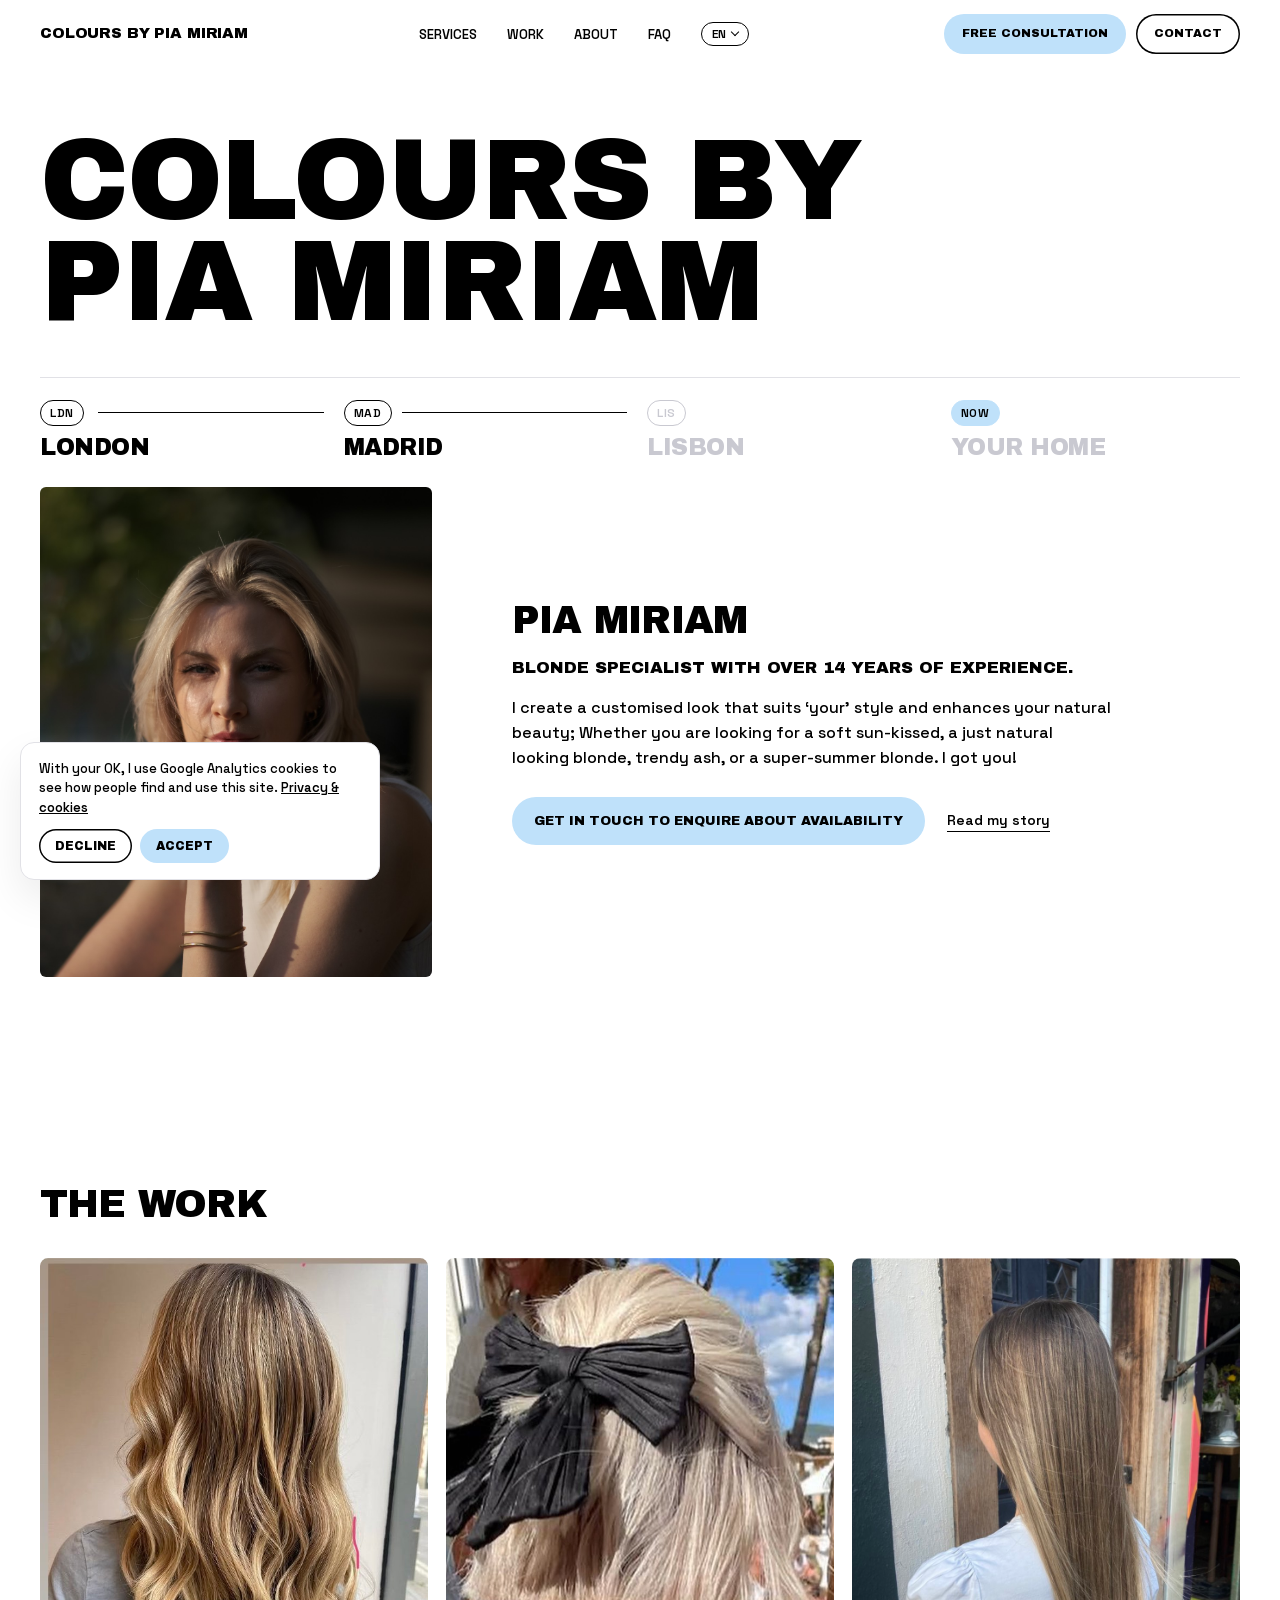
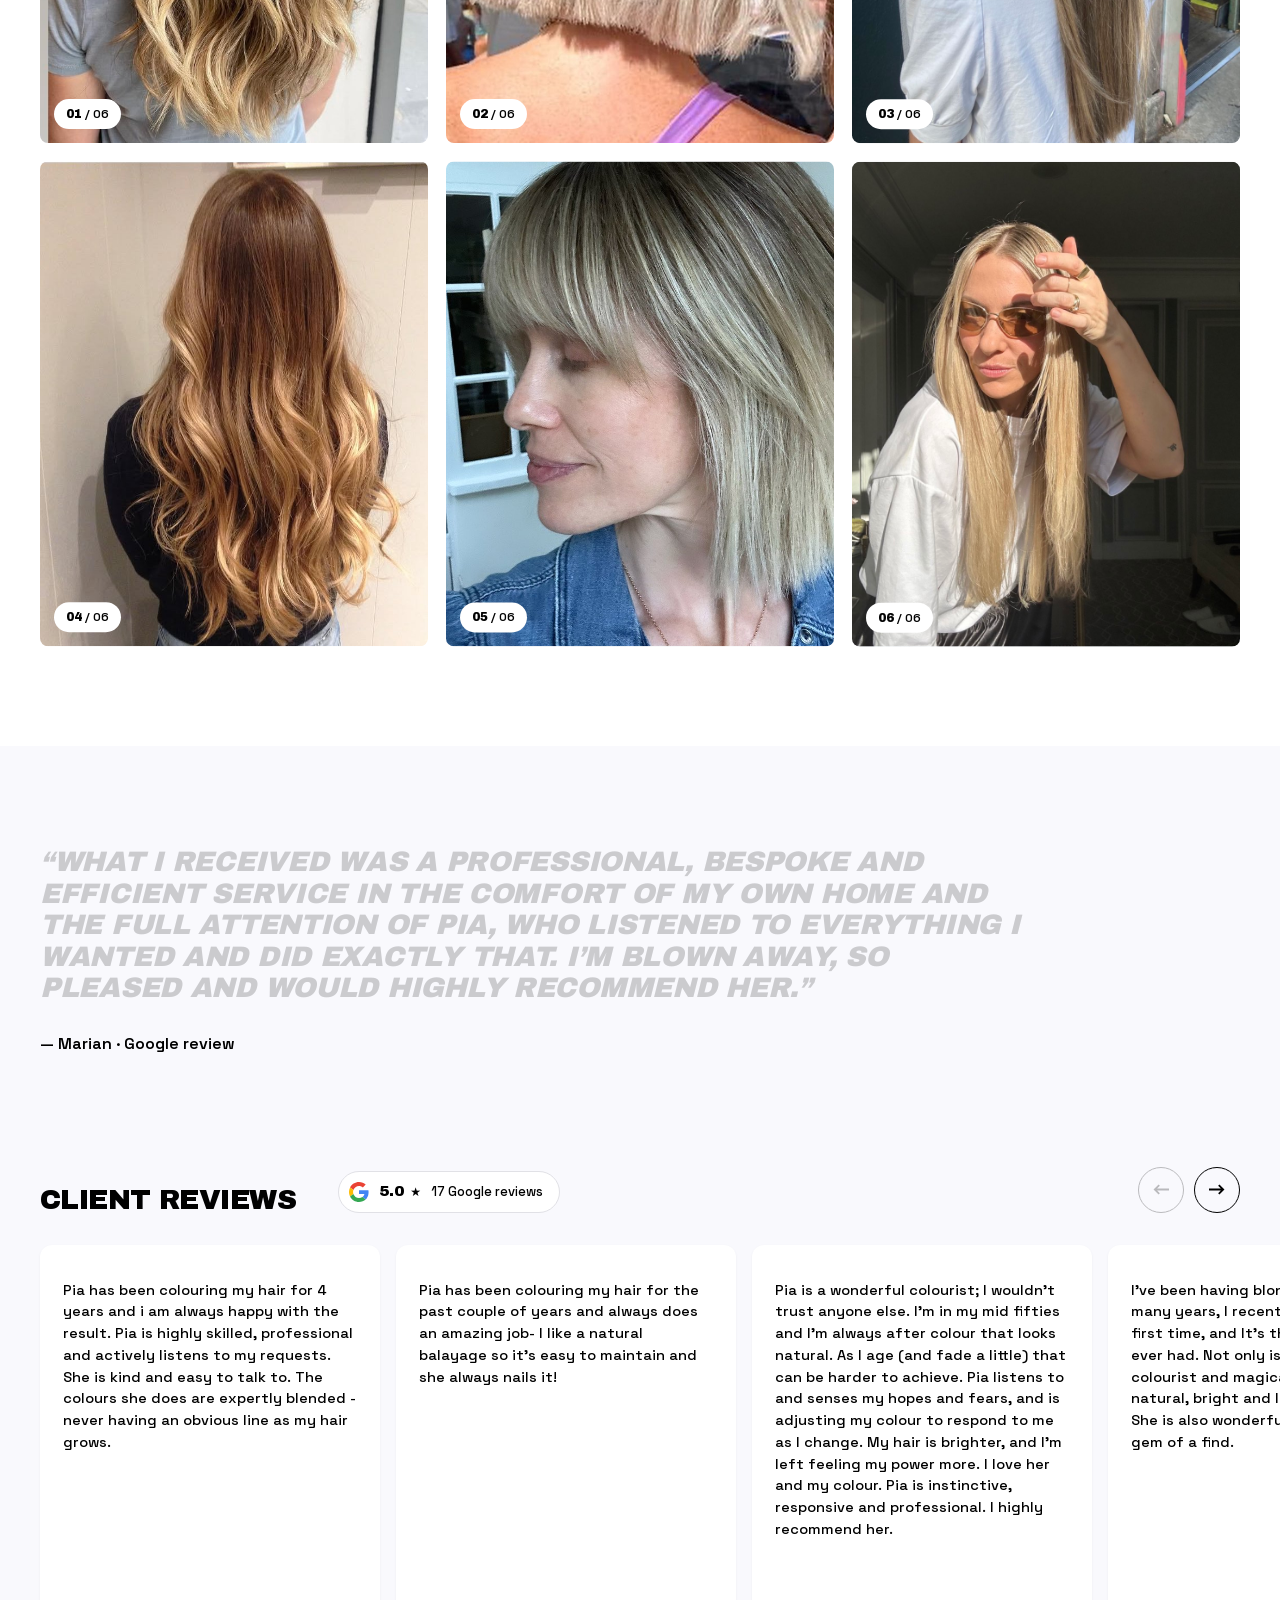
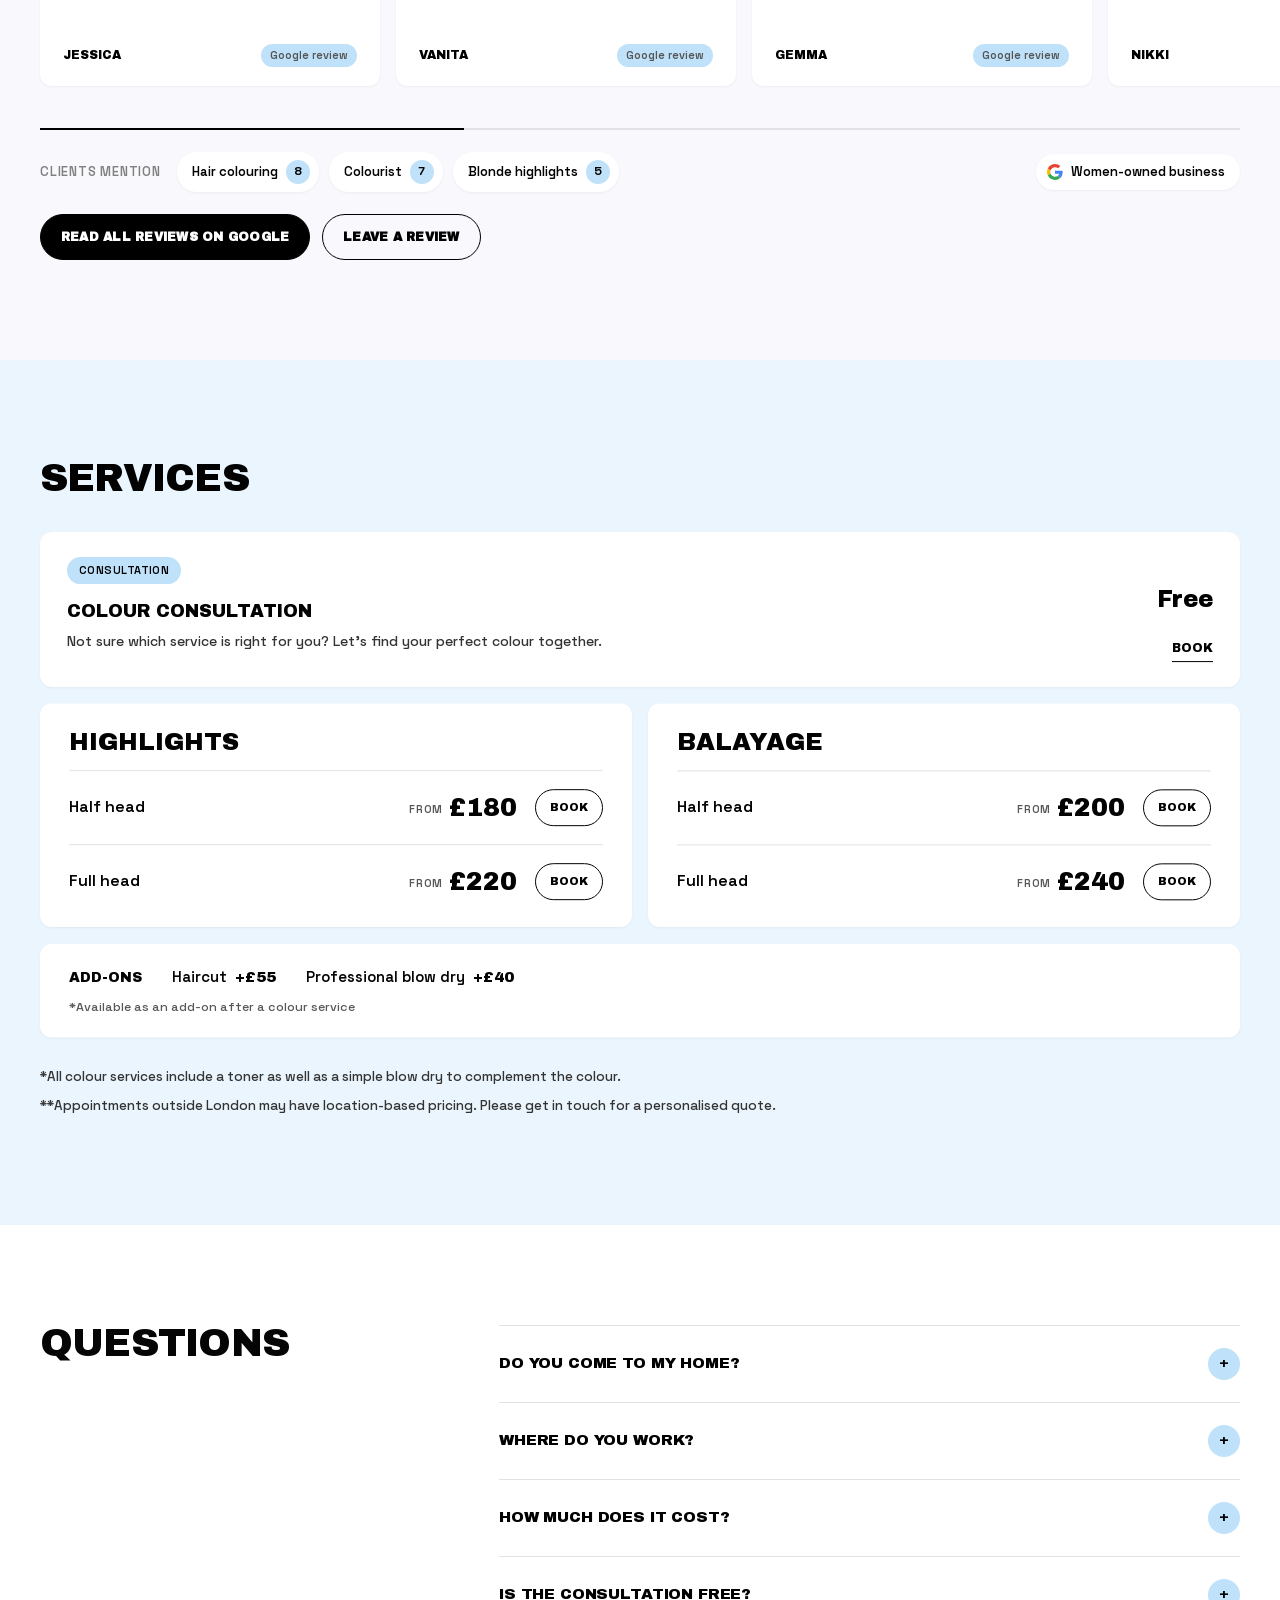
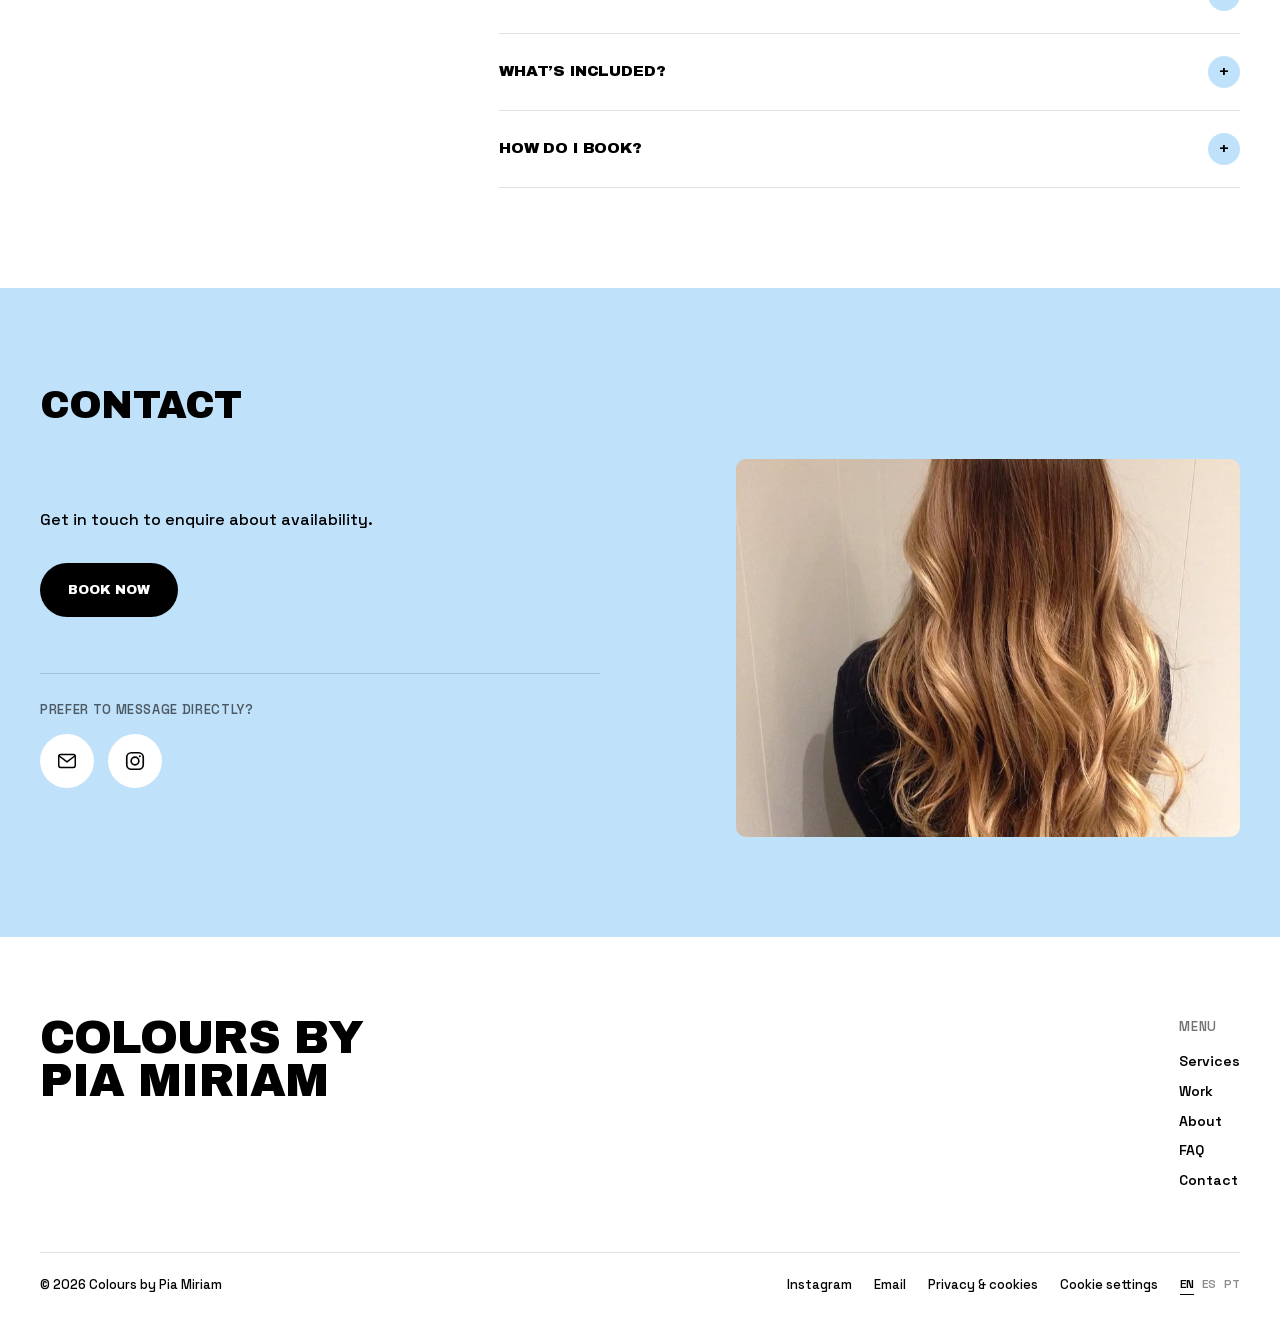
<file: ig.html>
<!doctype html><meta charset="utf-8"><meta name="robots" content="noindex"><title>Colours by Pia Miriam</title><meta http-equiv="refresh" content="0; url=/?utm_source=instagram&utm_medium=social&utm_campaign=bio"><script>location.replace("/?utm_source=instagram&utm_medium=social&utm_campaign=bio")</script><a href="/?utm_source=instagram&utm_medium=social&utm_campaign=bio">Colours by Pia Miriam</a>
</file>
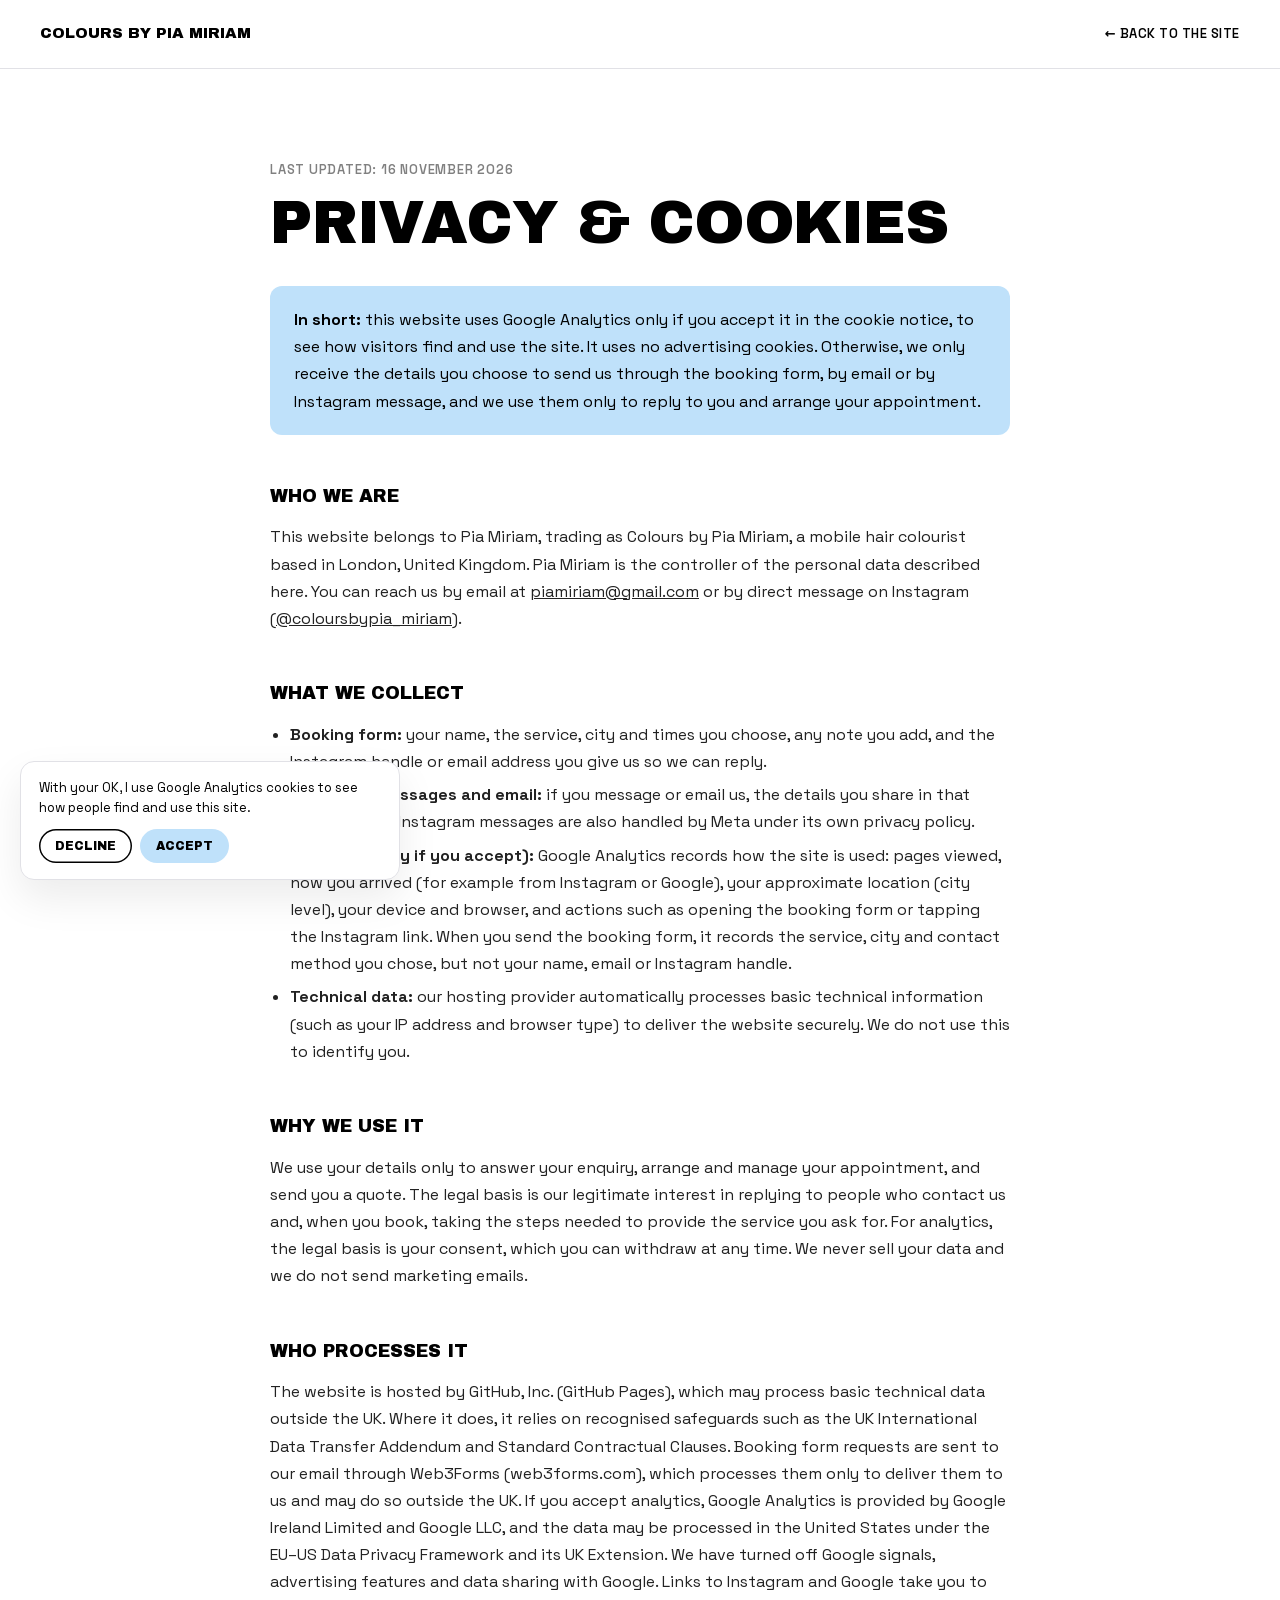
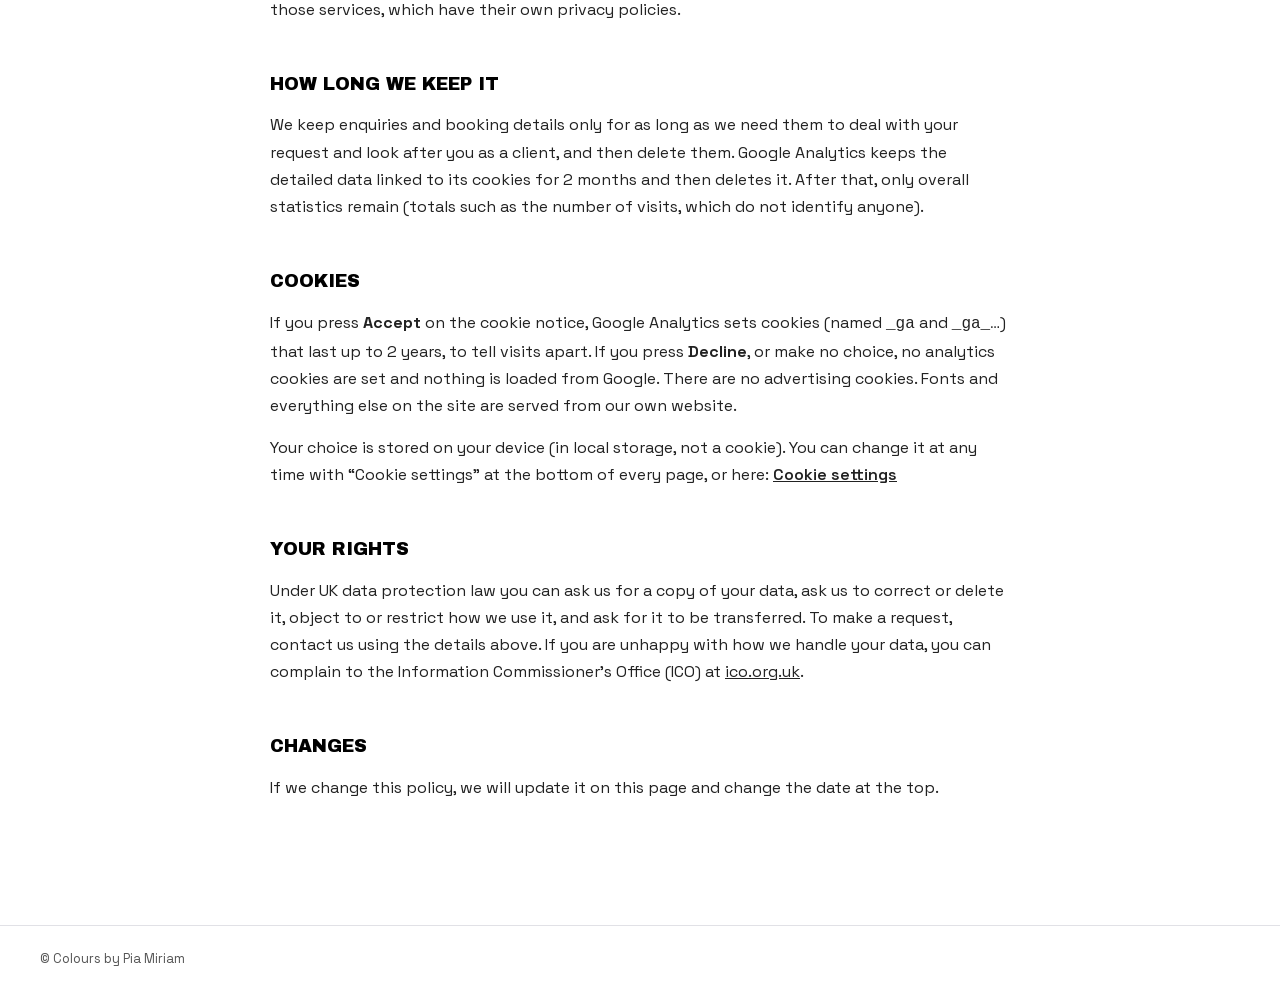
<file: privacy.html>
<!doctype html>
<html lang="en"><head><meta charset="utf-8"><meta name="viewport" content="width=device-width, initial-scale=1">
<title>Privacy &amp; cookies · Colours by Pia Miriam</title>
<meta name="description" content="How Colours by Pia Miriam handles your personal data and cookies.">
<link href="/fonts.css" rel="stylesheet">
<link rel="icon" href="/favicon.ico" sizes="any"><link rel="icon" type="image/png" sizes="32x32" href="/favicon-32.png"><link rel="apple-touch-icon" href="/apple-touch-icon.png">
<style>:root{--blue:#BFE1FA;--bg:#F9F9FD;--line:#E1E1E6;--ink:#000;--grey:#808080}
*{box-sizing:border-box;margin:0;padding:0}
body{background:#fff;color:var(--ink);font-family:'Space Grotesk',system-ui,sans-serif;font-size:16px;line-height:1.7;-webkit-font-smoothing:antialiased}
a{color:inherit}
.wrap{max-width:820px;margin:0 auto;padding:0 40px}
header{border-bottom:1px solid var(--line)}
header .wrap{max-width:1320px;display:flex;justify-content:space-between;align-items:center;height:68px}
.brand{font-family:'Archivo Black',Impact,sans-serif;text-transform:uppercase;text-decoration:none;font-size:15px}
.back{font-weight:600;font-size:13px;text-transform:uppercase;letter-spacing:.04em;text-decoration:none}
main{padding:90px 0 110px}
.lbl{font-weight:600;text-transform:uppercase;font-size:13px;letter-spacing:.06em;color:var(--grey);margin-bottom:14px}
h1{font-family:'Archivo Black',Impact,sans-serif;font-weight:400;text-transform:uppercase;letter-spacing:-.02em;line-height:.95;font-size:clamp(34px,5vw,60px);margin-bottom:34px}
h2{font-family:'Archivo Black',Impact,sans-serif;font-weight:400;text-transform:uppercase;font-size:18px;margin:46px 0 12px}
p,li{color:#222}p{margin-bottom:14px}ul{margin:0 0 14px 20px}li{margin-bottom:6px}
.box{background:var(--blue);border-radius:12px;padding:20px 24px;margin-bottom:10px}
.box p{margin:0;color:#000}
footer{border-top:1px solid var(--line);padding:22px 0;font-size:13px;color:#555}
footer .wrap{max-width:1320px}
.ck-link{background:none;border:0;padding:0;font:inherit;font-weight:600;text-decoration:underline;cursor:pointer;color:inherit}
.cookie{position:fixed;left:20px;bottom:20px;z-index:60;max-width:380px;background:#fff;border:1px solid var(--line);border-radius:14px;box-shadow:0 18px 40px rgba(0,0,0,.08);padding:16px 18px;font-size:13px;line-height:1.5;display:none;gap:14px;align-items:center}
.cookie.show{display:flex}.cookie .ck-b{display:flex;gap:8px;flex:none}.cookie.show{flex-direction:column;align-items:flex-start;gap:12px}
.cookie button{border:0;border-radius:999px;background:var(--blue);font-family:'Archivo Black',Impact,sans-serif;text-transform:uppercase;font-size:12px;padding:10px 16px;cursor:pointer}
.cookie button[data-c="no"]{background:#fff;box-shadow:inset 0 0 0 1.5px #000}
@media (max-width:700px){.cookie{left:12px;right:12px;bottom:12px;max-width:none;flex-wrap:wrap}.wrap{padding:0 20px}main{padding:60px 0 80px}.brand{font-size:13px}.back{font-size:11px}}</style></head>
<body>
<header><div class="wrap"><a class="brand" href="/">Colours by Pia Miriam</a><a class="back" href="/">← Back to the site</a></div></header>
<main><div class="wrap">
  <div class="lbl">Last updated: 16 November 2026</div>
  <h1>Privacy &amp; cookies</h1>

  <div class="box"><p><strong>In short:</strong> this website uses Google Analytics only if you accept it in the cookie notice, to see how visitors find and use the site. It uses no advertising cookies. Otherwise, we only receive the details you choose to send us through the booking form, by email or by Instagram message, and we use them only to reply to you and arrange your appointment.</p></div>

  <h2>Who we are</h2>
  <p>This website belongs to Pia Miriam, trading as Colours by Pia Miriam, a mobile hair colourist based in London, United Kingdom. Pia Miriam is the controller of the personal data described here. You can reach us by email at <a href="mailto:piamiriam@gmail.com">piamiriam@gmail.com</a> or by direct message on Instagram (<a href="https://www.instagram.com/coloursbypia_miriam/" target="_blank" rel="noopener">@coloursbypia_miriam</a>).</p>

  <h2>What we collect</h2>
  <ul>
    <li><strong>Booking form:</strong> your name, the service, city and times you choose, any note you add, and the Instagram handle or email address you give us so we can reply.</li>
    <li><strong>Instagram messages and email:</strong> if you message or email us, the details you share in that conversation. Instagram messages are also handled by Meta under its own privacy policy.</li>
    <li><strong>Analytics (only if you accept):</strong> Google Analytics records how the site is used: pages viewed, how you arrived (for example from Instagram or Google), your approximate location (city level), your device and browser, and actions such as opening the booking form or tapping the Instagram link. When you send the booking form, it records the service, city and contact method you chose, but not your name, email or Instagram handle.</li>
    <li><strong>Technical data:</strong> our hosting provider automatically processes basic technical information (such as your IP address and browser type) to deliver the website securely. We do not use this to identify you.</li>
  </ul>

  <h2>Why we use it</h2>
  <p>We use your details only to answer your enquiry, arrange and manage your appointment, and send you a quote. The legal basis is our legitimate interest in replying to people who contact us and, when you book, taking the steps needed to provide the service you ask for. For analytics, the legal basis is your consent, which you can withdraw at any time. We never sell your data and we do not send marketing emails.</p>

  <h2>Who processes it</h2>
  <p>The website is hosted by GitHub, Inc. (GitHub Pages), which may process basic technical data outside the UK. Where it does, it relies on recognised safeguards such as the UK International Data Transfer Addendum and Standard Contractual Clauses. Booking form requests are sent to our email through Web3Forms (web3forms.com), which processes them only to deliver them to us and may do so outside the UK. If you accept analytics, Google Analytics is provided by Google Ireland Limited and Google LLC, and the data may be processed in the United States under the EU–US Data Privacy Framework and its UK Extension. We have turned off Google signals, advertising features and data sharing with Google. Links to Instagram and Google take you to those services, which have their own privacy policies.</p>

  <h2>How long we keep it</h2>
  <p>We keep enquiries and booking details only for as long as we need them to deal with your request and look after you as a client, and then delete them. Google Analytics keeps the detailed data linked to its cookies for 2 months and then deletes it. After that, only overall statistics remain (totals such as the number of visits, which do not identify anyone).</p>

  <h2>Cookies</h2>
  <p>If you press <strong>Accept</strong> on the cookie notice, Google Analytics sets cookies (named <code>_ga</code> and <code>_ga_…</code>) that last up to 2 years, to tell visits apart. If you press <strong>Decline</strong>, or make no choice, no analytics cookies are set and nothing is loaded from Google. There are no advertising cookies. Fonts and everything else on the site are served from our own website.</p>
  <p>Your choice is stored on your device (in local storage, not a cookie). You can change it at any time with “Cookie settings” at the bottom of every page, or here: <button type="button" class="ck-link" data-cookie-settings>Cookie settings</button></p>

  <h2>Your rights</h2>
  <p>Under UK data protection law you can ask us for a copy of your data, ask us to correct or delete it, object to or restrict how we use it, and ask for it to be transferred. To make a request, contact us using the details above. If you are unhappy with how we handle your data, you can complain to the Information Commissioner’s Office (ICO) at <a href="https://ico.org.uk" target="_blank" rel="noopener">ico.org.uk</a>.</p>

  <h2>Changes</h2>
  <p>If we change this policy, we will update it on this page and change the date at the top.</p>
</div></main>
<footer><div class="wrap">© Colours by Pia Miriam</div></footer>
<div class="cookie" id="cookie" role="region" aria-label="Cookie notice"><span>With your OK, I use Google Analytics cookies to see how people find and use this site.</span><span class="ck-b"><button type="button" data-c="no">Decline</button><button type="button" data-c="yes">Accept</button></span></div>
<script src="/analytics.js"></script>
</body></html>
</file>
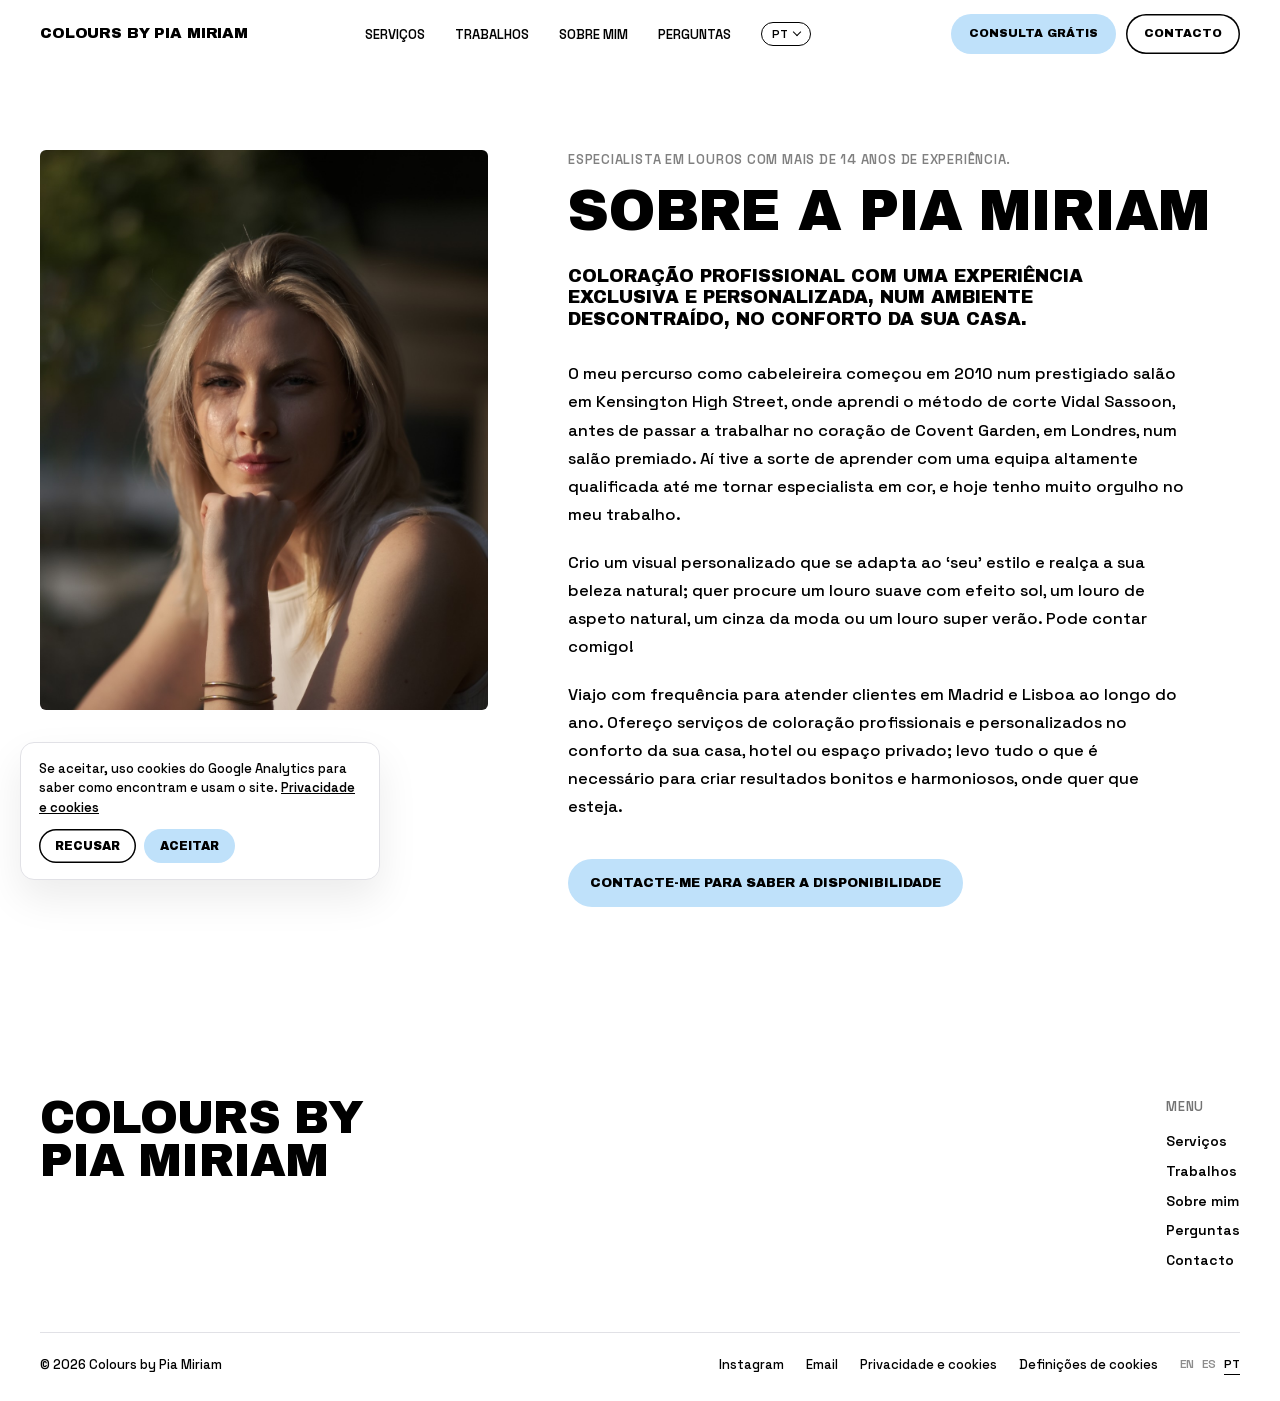
<file: pt-about.html>
<!doctype html>
<html lang="pt">
<head>
<meta charset="utf-8">
<meta name="viewport" content="width=device-width, initial-scale=1, viewport-fit=cover">
<title>Sobre a Pia Miriam · Colours by Pia Miriam</title>
<meta name="description" content="Coloração profissional com uma experiência exclusiva e personalizada, num ambiente descontraído, no conforto da sua casa.">
<meta property="og:title" content="Sobre a Pia Miriam · Colours by Pia Miriam">
<meta property="og:type" content="website">
<meta property="og:site_name" content="Colours by Pia Miriam">
<meta property="og:description" content="Coloração profissional com uma experiência exclusiva e personalizada, num ambiente descontraído, no conforto da sua casa.">
<meta property="og:image" content="https://www.piamiriamcolour.com/share.jpg">
<meta property="og:image:width" content="1200"><meta property="og:image:height" content="630">
<meta name="twitter:card" content="summary_large_image">
<link rel="icon" href="/favicon.ico" sizes="any"><link rel="icon" type="image/png" sizes="32x32" href="/favicon-32.png">
<link rel="icon" type="image/png" sizes="192x192" href="/icon-192.png">
<link rel="apple-touch-icon" href="/apple-touch-icon.png">
<link rel="alternate" hreflang="en" href="https://www.piamiriamcolour.com/about">
<link rel="alternate" hreflang="es" href="https://www.piamiriamcolour.com/es-about">
<link rel="alternate" hreflang="pt" href="https://www.piamiriamcolour.com/pt-about">
<link rel="alternate" hreflang="x-default" href="https://www.piamiriamcolour.com/about">
<link rel="canonical" href="https://www.piamiriamcolour.com/pt-about">

<link href="/fonts.css" rel="stylesheet">
<style>
:root{--blue:#BFE1FA;--bg:#F9F9FD;--line:#E1E1E6;--ink:#000;--grey:#808080;--H:'Archivo Black',Impact,sans-serif;--B:'Space Grotesk',system-ui,sans-serif}
*{box-sizing:border-box;margin:0;padding:0}
html{scroll-behavior:smooth}
body{background:#fff;color:var(--ink);font-family:var(--B);font-weight:500;font-size:16px;line-height:1.55;-webkit-font-smoothing:antialiased;overflow-x:hidden}
img{display:block;max-width:100%}
a{color:inherit}
.H{font-family:var(--H);text-transform:uppercase;letter-spacing:-.02em;line-height:.92;font-weight:400}
.wrap{max-width:1320px;margin:0 auto;padding:0 40px}
.lbl{font-weight:600;text-transform:uppercase;font-size:13px;letter-spacing:.06em}

/* header */
header{position:fixed;top:0;left:0;right:0;z-index:40;color:#000;background:rgba(255,255,255,.88);backdrop-filter:blur(10px)}
.nav{display:flex;justify-content:space-between;align-items:center;height:68px}
.brand{font-family:var(--H);text-transform:uppercase;font-size:15px;text-decoration:none;letter-spacing:-.01em}
.brand span,.ft-brand span{display:inline-block;animation:glow 7s calc(.6s + var(--k) * 70ms) infinite both}
@keyframes glow{0%{color:#000}3%{color:var(--blue)}45%{color:var(--blue)}52%{color:#000}100%{color:#000}}
@media (prefers-reduced-motion:reduce){.brand span,.ft-brand span{animation:none}}
.links{display:flex;gap:30px;list-style:none}
.links a{text-decoration:none;font-weight:600;text-transform:uppercase;font-size:13px}
.burger{display:none;background:none;border:0;width:40px;height:40px;margin-right:-8px;cursor:pointer;position:relative;-webkit-tap-highlight-color:transparent}
.burger i{position:absolute;left:9px;right:9px;height:2px;border-radius:2px;background:#000;transition:transform .3s,opacity .2s}
.burger i:nth-child(1){top:13px}.burger i:nth-child(2){top:19px}.burger i:nth-child(3){top:25px}
header.menu-open .burger i:nth-child(1){transform:translateY(6px) rotate(45deg)}
header.menu-open .burger i:nth-child(2){opacity:0}
header.menu-open .burger i:nth-child(3){transform:translateY(-6px) rotate(-45deg)}

/* hero */
.hero{background:#fff}
.hero-d{padding:190px 0 50px}
.hero-d h1{font-size:clamp(52px,9vw,140px);line-height:.88}
.hero-m{display:none;padding:120px 0 40px}
.hero-m .lbl{color:var(--grey);margin-bottom:18px}
.hero-m .hname{font-size:clamp(40px,11.8vw,58px);line-height:.9}
.hero-m .hero-in{width:100%}
.hero-text{font-size:15.5px;line-height:1.55;margin-top:22px}
.cities{display:flex;flex-wrap:wrap;align-items:center;gap:6px 0;margin:24px 0 28px;font-family:var(--H);text-transform:uppercase;font-size:11px;letter-spacing:.02em}
.cities span{display:inline-flex;align-items:center}
.cities span:not(:last-child):after{content:"";width:4px;height:4px;border-radius:50%;background:#000;margin:0 8px}
.cities .home{background:var(--blue);border-radius:999px;padding:4px 9px}
.hero .ln{display:block;overflow:hidden}
.hero-d .ln span{display:inline-block;transform:translateY(110%)}
.hero-m .ln span{display:inline-block}
.journey{margin-top:44px;border-top:1px solid var(--line);padding-top:22px}
.journey .lbl{color:var(--grey);margin-bottom:16px}
.journey ol{list-style:none;margin:0;padding:0;display:grid;grid-template-columns:repeat(var(--n,6),1fr);gap:0 14px}
.journey li{position:relative;color:#C9C9D1;transition:color .6s}
.journey li small{display:inline-block;font-weight:600;font-size:12px;letter-spacing:.06em;border:1px solid currentColor;border-radius:999px;padding:3px 9px;margin-bottom:10px;transition:background .6s,border-color .6s,color .6s}
.journey li span{display:block;font-family:var(--H);text-transform:uppercase;font-size:clamp(17px,1.85vw,28px);line-height:.95;letter-spacing:-.02em}
.journey li:after{content:"";position:absolute;left:58px;right:6px;top:12px;height:1px;background:currentColor;transform-origin:left;transform:scaleX(0);transition:transform .7s cubic-bezier(.16,1,.3,1)}
.journey li:last-child:after{display:none}
.journey li.on{color:#000}.journey li.on:after{transform:scaleX(1)}
.journey li.cur small{background:var(--blue);border-color:var(--blue);color:#000}
.journey ol.rot li{color:#B9B9C2}.journey ol.rot li.cur{color:#000}
.journey ol.rot li:after{background:#C9C9D1}
.hero-meta{display:flex;justify-content:space-between;align-items:end;margin-top:34px;gap:30px}
.hero-meta p{max-width:420px;font-size:16px}
.cta{display:inline-flex;align-items:center;gap:10px;background:var(--blue);color:#000;text-decoration:none;font-family:var(--H);text-transform:uppercase;font-size:13px;padding:14px 22px;border-radius:999px;transition:transform .25s}
.cta:hover{transform:scale(1.05)}
.cta svg{transition:transform .25s}.cta:hover svg{transform:translateX(4px)}


/* testimonial */
.quote{padding:110px 0 100px;background:var(--bg)}
.quote blockquote{font-family:var(--H);text-transform:uppercase;font-style:italic;font-size:clamp(20px,2.2vw,32px);line-height:1.12;letter-spacing:-.01em;max-width:980px}
.quote blockquote .w{display:inline-block;opacity:.18;transition:opacity .3s}
.quote cite{display:block;margin-top:28px;font-style:normal;font-weight:600}

/* swipe rail (reviews) */
.rail{overflow-x:auto;scroll-snap-type:x mandatory;scrollbar-width:none;cursor:grab;overscroll-behavior-x:contain}
.rail::-webkit-scrollbar{display:none}
.rail.drag{cursor:grabbing;scroll-snap-type:none}.rail.drag *{pointer-events:none}
.rail>*{scroll-snap-align:start;user-select:none}
.arrows{display:flex;gap:10px;flex:none}
.arrows button{width:46px;height:46px;border-radius:50%;border:1px solid #000;background:transparent;cursor:pointer;display:grid;place-items:center;transition:background .3s,opacity .3s}
.arrows button:hover{background:var(--blue)}.arrows button:disabled{opacity:.25;cursor:default;background:transparent}
.arrows .prev svg{transform:scaleX(-1)}
.progress{position:relative;height:2px;background:rgba(0,0,0,.12);margin-top:34px}
.progress i{position:absolute;left:0;top:0;bottom:0;width:0;background:#000;transition:width .2s}

/* about text */
.about{padding:110px 0;background:#fff}
.hero-m + .about{padding-top:20px}
.about-grid{display:grid;grid-template-columns:.7fr 1.3fr;gap:80px;align-items:center}
.portrait-wrap{margin:0}.got{font-family:var(--H);text-transform:uppercase;font-size:clamp(18px,1.6vw,24px);margin-top:16px;letter-spacing:-.01em}
.about .portrait{border-radius:6px;overflow:hidden;aspect-ratio:4/5}
.about .portrait img{width:100%;height:115%;object-fit:cover;object-position:50% 72%}
.about h2{font-size:clamp(28px,3vw,44px);margin-bottom:20px}
.about .big{font-family:var(--H);text-transform:uppercase;font-size:clamp(15px,1.3vw,18px);line-height:1.2;margin-bottom:18px}
.about p{margin-bottom:16px;max-width:600px}
.more{font-weight:600;text-decoration:none;border-bottom:1px solid #000;padding-bottom:2px;margin-left:22px;font-size:14px}.more:hover{border-color:var(--blue)}
/* about page */
.ab{background:#fff;padding:150px 0 110px}
.ab-grid{display:grid;grid-template-columns:.8fr 1.2fr;gap:80px;align-items:start}
.ab-photo{position:sticky;top:100px;border-radius:6px;overflow:hidden;aspect-ratio:4/5}.ab-photo img{width:100%;height:100%;object-fit:cover;object-position:50% 45%}
.ab .lbl{color:var(--grey);margin-bottom:16px}
.ab h1{font-size:clamp(34px,4.4vw,64px);margin-bottom:28px}
.ab .lead{font-family:var(--H);text-transform:uppercase;font-size:clamp(16px,1.4vw,20px);line-height:1.2;margin-bottom:30px;max-width:620px}
.ab p{font-size:16.5px;line-height:1.7;margin-bottom:20px;max-width:620px}
.ab .cta{margin-top:18px}
.ab .journey ol{grid-template-columns:repeat(3,1fr);row-gap:22px}.ab .journey li:after{display:none}
.ab .journey li span{font-size:clamp(16px,1.4vw,20px)}
@media (max-width:900px){.ab{padding:110px 0 80px}.ab-grid{grid-template-columns:1fr;gap:36px}.ab-photo{position:relative;top:0}}

/* gallery */
.gallery{background:#fff;padding:110px 0 100px;overflow:clip visible}
.gal-head{display:flex;justify-content:space-between;align-items:end;margin-bottom:60px}
.gal-head h2{font-size:clamp(28px,3vw,44px)}
.gal-head a{font-weight:600;text-transform:uppercase;text-decoration:none;border-bottom:2px solid #000}
.grid{display:grid;grid-template-columns:repeat(3,1fr);gap:18px}
.sc{position:relative;margin:0;aspect-ratio:4/5;border-radius:8px;overflow:hidden;cursor:zoom-in;background:#EEF4FA}
.sc img{width:100%;height:100%;object-fit:cover;transition:transform 1.4s cubic-bezier(.16,1,.3,1)}
.sc:hover img{transform:scale(1.04)}
.sc figcaption{position:absolute;left:14px;bottom:14px;background:#fff;border-radius:999px;padding:6px 12px;font-weight:600;font-size:12px}
.sc figcaption b{font-family:var(--H);font-weight:400}
.cursor{position:fixed;left:0;top:0;width:78px;height:78px;border-radius:50%;background:var(--blue);color:#000;font-family:var(--H);font-size:13px;text-transform:uppercase;display:flex;align-items:center;justify-content:center;pointer-events:none;z-index:70;transform:translate(-50%,-50%) scale(0);transition:transform .25s ease}
.cursor.on{transform:translate(-50%,-50%) scale(1)}
.lightbox{position:fixed;inset:0;z-index:80;background:rgba(249,249,253,.97);display:none;align-items:center;justify-content:center;padding:70px 90px 80px;touch-action:pan-y}
.lightbox.open{display:flex}
.lb-in{width:100%;height:100%;display:flex;align-items:center;justify-content:center;min-height:0}
.lightbox img{max-height:100%;max-width:100%;object-fit:contain;border-radius:6px;box-shadow:0 30px 60px rgba(0,0,0,.08)}
.lb-nav{position:absolute;top:50%;transform:translateY(-50%);width:52px;height:52px;border-radius:50%;border:1px solid #000;background:#fff;cursor:pointer;display:grid;place-items:center;transition:background .3s}
.lb-nav:hover{background:var(--blue)}.lb-prev{left:24px}.lb-prev svg{transform:scaleX(-1)}.lb-next{right:24px}
.lb-meta{position:absolute;left:0;right:0;bottom:24px;text-align:center;font-size:13px;font-weight:600}.lb-meta b{font-family:var(--H);font-weight:400;margin-right:10px}
.lightbox .x{position:absolute;top:22px;right:28px;color:#000;font-family:var(--H);font-size:13px;text-transform:uppercase;cursor:pointer;border:1px solid #000;border-radius:999px;padding:9px 16px;background:#fff}
@media (max-width:900px){.lightbox{padding:70px 12px 90px}.lb-nav{top:auto;bottom:18px;transform:none;width:46px;height:46px}.lb-prev{left:16px}.lb-next{right:16px}.lb-meta{bottom:32px}}

/* reels */
.reels{padding:130px 0;background:var(--bg)}
.reels-head{display:flex;justify-content:space-between;align-items:end;margin-bottom:44px}
.reels-head h2{font-size:clamp(40px,5.4vw,84px)}
.reel-row{display:flex;gap:18px;overflow-x:auto;scroll-snap-type:x mandatory;padding-bottom:10px;scrollbar-width:none}
.reel-row::-webkit-scrollbar{display:none}
.reel{flex:none;width:300px;aspect-ratio:9/16;border-radius:10px;overflow:hidden;position:relative;scroll-snap-align:start;background:#000}
.reel iframe{position:absolute;left:0;top:-56px;width:100%;height:calc(100% + 170px);border:0;pointer-events:none}
.reel button{position:absolute;inset:0;background:transparent;border:0;cursor:pointer;display:flex;align-items:end;justify-content:start;padding:18px}
.reel button span{background:var(--blue);color:#000;font-family:var(--H);text-transform:uppercase;font-size:13px;padding:10px 16px;border-radius:999px}

/* services as cards */
.services{padding:110px 0;background:#EAF5FD}
.services h2{font-size:clamp(28px,3vw,44px);margin-bottom:40px}
.cards{display:grid;grid-template-columns:repeat(3,1fr);gap:16px}
.card{background:#fff;border:1px solid transparent;box-shadow:0 1px 3px rgba(0,0,0,.05);border-radius:12px;padding:24px 26px;display:grid;grid-template-rows:auto 1fr auto auto;min-height:220px;transition:transform .3s cubic-bezier(.2,.8,.2,1), border-color .3s, background .3s}
.card:hover{transform:translateY(-6px);border-color:#000;background:var(--blue)}
.card .tag{justify-self:start;background:var(--blue);border-radius:999px;padding:5px 12px;font-size:11px;font-weight:600;text-transform:uppercase;letter-spacing:.04em}
.card:hover .tag{background:#fff}
.card h3{font-family:var(--H);text-transform:uppercase;font-weight:400;font-size:clamp(16px,1.4vw,20px);line-height:1.1;margin:26px 0 0;align-self:start}
.card .price{font-family:var(--H);font-size:clamp(28px,2.6vw,38px);line-height:1;margin-top:22px}
.card .price small{display:block;font-family:var(--B);font-weight:600;font-size:12px;text-transform:uppercase;letter-spacing:.06em;margin-bottom:6px;color:#555}
.card{cursor:pointer}
.card .note{font-size:12.5px;color:#555;min-height:18px;margin-top:10px}
.card .book{justify-self:start;display:inline-flex;align-items:center;gap:8px;margin-top:18px;font-family:var(--H);text-transform:uppercase;font-size:12px;text-decoration:none;color:#000;border-bottom:1px solid #000;padding-bottom:3px}
.card.wide{grid-column:1/-1;min-height:0;grid-template-columns:1fr auto;grid-template-rows:auto auto auto;column-gap:40px;background:#fff}
.card.wide .tag{grid-column:1}.card.wide h3{grid-column:1;margin-top:18px}.card.wide .note{grid-column:1;font-size:14px;color:#333}
.card.wide .price{grid-column:2;grid-row:1/3;align-self:center;font-size:clamp(20px,1.8vw,26px)}.card.wide .book{grid-column:2;grid-row:3;justify-self:end;align-self:end}
form .picked{grid-column:1/-1;display:none;align-items:center;gap:10px;background:var(--blue);border-radius:999px;padding:9px 16px;font-size:13px;font-weight:600;justify-self:start}
form .picked.on{display:inline-flex}form .picked button{border:0;background:none;cursor:pointer;font-size:16px;line-height:1;padding:0}
/* salon menu */
.menu-grid{display:grid;grid-template-columns:1fr 1fr;gap:16px;margin-top:16px}
.grp{background:#fff;border:1px solid transparent;box-shadow:0 1px 3px rgba(0,0,0,.05);border-radius:12px;padding:26px 28px 8px}
.grp h3{font-family:var(--H);text-transform:uppercase;font-weight:400;font-size:clamp(20px,1.9vw,28px);line-height:1;margin-bottom:16px}
.opt{display:grid;grid-template-columns:1fr auto auto;align-items:center;gap:18px;padding:18px 0;border-top:1px solid var(--line);cursor:pointer}
.opt .nm{font-weight:600;font-size:16px}
.opt .pr{font-family:var(--H);font-size:clamp(22px,2vw,30px);line-height:1;white-space:nowrap}
.opt .pr small{font-family:var(--B);font-size:11px;font-weight:600;text-transform:uppercase;letter-spacing:.06em;color:#555;margin-right:6px;vertical-align:middle}
.opt .bk{display:inline-flex;align-items:center;gap:8px;border:1px solid #000;border-radius:999px;padding:9px 14px;font-family:var(--H);text-transform:uppercase;font-size:11px;text-decoration:none;color:#000;transition:background .3s,border-color .3s}
.opt:hover .bk,.opt:focus-visible .bk{background:var(--blue);border-color:var(--blue)}
.addons{margin-top:16px;background:#fff;border:1px solid transparent;box-shadow:0 1px 3px rgba(0,0,0,.05);border-radius:12px;padding:20px 28px;display:flex;flex-wrap:wrap;align-items:baseline;gap:8px 30px}
.addons .t{font-family:var(--H);text-transform:uppercase;font-size:14px}
.addons .it{font-size:15px;font-weight:600}.addons .it b{font-family:var(--H);font-weight:400;margin-left:8px}
.addons small{flex-basis:100%;color:#555;font-size:12.5px}
.langs{display:flex;gap:8px;font-size:12px;font-weight:600}
/* single language button */
.lang-pick{position:relative;display:block}
.lang-pick summary{list-style:none;cursor:pointer;display:inline-flex;align-items:center;gap:6px;border:1.5px solid #000;border-radius:999px;padding:5px 10px;font-weight:600;font-size:12px;line-height:1}
.lang-pick summary::-webkit-details-marker{display:none}
.lang-pick summary i{width:6px;height:6px;border-right:1.5px solid #000;border-bottom:1.5px solid #000;transform:translateY(-2px) rotate(45deg);transition:transform .25s}
.lang-pick[open] summary i{transform:translateY(1px) rotate(-135deg)}
.lang-pick div{position:absolute;right:0;top:calc(100% + 6px);background:#fff;border-radius:12px;box-shadow:0 8px 24px rgba(0,0,0,.12);padding:6px;display:flex;flex-direction:column;min-width:64px;z-index:50}
.lang-pick div a{opacity:1;padding:8px 12px;border-radius:8px;text-decoration:none;font-weight:600;font-size:13px;text-align:center}
.lang-pick div a:hover{background:var(--blue)}.langs-m{display:none}.langs a{opacity:.45;text-decoration:none}.langs a.cur{opacity:1;border-bottom:1px solid currentColor}
.notes{margin-top:30px;max-width:820px;font-size:13.5px;color:#333}
.notes p{margin-bottom:8px}

/* contact */
/* FAQ: calm list, one answer opens at a time is not forced */
.faq{background:#fff;padding:100px 0}
.faq-grid{display:grid;grid-template-columns:.7fr 1.3fr;gap:80px;align-items:start}
.faq h2{font-size:clamp(28px,3vw,44px)}
.qas{border-top:1px solid var(--line)}
.qa{border-bottom:1px solid var(--line)}
.qa summary{list-style:none;cursor:pointer;display:flex;justify-content:space-between;align-items:center;gap:20px;padding:22px 0;font-family:var(--H);text-transform:uppercase;font-size:clamp(14px,1.2vw,17px);letter-spacing:-.01em}
.qa summary::-webkit-details-marker{display:none}
.qa summary span{flex:none;width:32px;height:32px;border-radius:50%;background:var(--blue);display:grid;place-items:center;font-family:var(--B);font-size:18px;transition:transform .3s}
.qa[open] summary span{transform:rotate(45deg)}
.qa p{padding:0 52px 24px 0;font-size:15.5px;line-height:1.6;max-width:640px}
@media (max-width:900px){.faq{padding:64px 0}.faq-grid{grid-template-columns:1fr;gap:20px}.faq h2{font-size:30px}.qa summary{padding:18px 0;font-size:13px}.qa p{padding-right:0;font-size:15px}}
.contact{background:var(--blue);color:#000;padding:110px 0 100px}
.contact h2{font-size:clamp(28px,3vw,44px);color:#000}
.contact-grid{display:grid;grid-template-columns:1.1fr .9fr;gap:80px;margin-top:36px;align-items:center}
.ct-photo{margin:0;border-radius:10px;overflow:hidden;aspect-ratio:4/3;max-height:420px}.ct-photo img{width:100%;height:100%;object-fit:cover}
.contact .ch{margin-bottom:26px}
.dm{display:inline-flex;align-items:center;gap:12px;background:#000;color:#fff;text-decoration:none;font-family:var(--H);text-transform:uppercase;font-size:13px;padding:16px 24px;border-radius:999px;margin-bottom:34px;transition:transform .25s}
.contact .ch a[href^="mailto"]{text-transform:none}
.dm:hover{transform:translateY(-2px)}
.sheet{position:fixed;inset:0;z-index:90;overscroll-behavior:contain;background:rgba(0,0,0,.35);display:flex;align-items:center;justify-content:center;padding:16px;opacity:0;pointer-events:none;transition:opacity .3s}
.sheet.open{opacity:1;pointer-events:auto}
.sheet-in{position:relative;background:#fff;border-radius:22px;padding:30px 30px 22px;max-width:540px;width:100%;max-height:calc(100vh - 32px);max-height:calc(100dvh - 32px);overflow:auto;overscroll-behavior:contain;-webkit-overflow-scrolling:touch;transform:translateY(14px);transition:transform .3s}
.sheet.open .sheet-in{transform:none}
.sheet .x{position:absolute;top:18px;right:20px;background:none;border:0;font-size:12px;text-transform:uppercase;letter-spacing:.04em;cursor:pointer;color:#000;z-index:2}
.prog{margin:0 70px 22px 0}.prog .lbl{display:block;color:var(--grey);margin-bottom:10px}.prog .lbl b{color:#000}
.prog i{display:block;height:3px;background:var(--line);border-radius:3px;overflow:hidden}.prog .bar{display:block;height:100%;width:25%;background:#000;transition:width .4s ease}
.step{border:0;margin:0;padding:0;min-width:0}.step legend{font-size:22px;line-height:1.1;text-transform:uppercase;margin-bottom:18px;padding:0}
.opts{display:grid;gap:8px;border-radius:14px}.opts.bad,.fi.bad{animation:shake .45s}
@keyframes shake{25%{transform:translateX(-6px)}50%{transform:translateX(6px)}75%{transform:translateX(-3px)}}
.opt-r input,.chip-c input,.seg input{position:absolute;opacity:0;pointer-events:none}
.opt-r span{display:block;border:1.5px solid var(--line);border-radius:14px;padding:14px 16px;font-size:14.5px;cursor:pointer;transition:border-color .2s,background .2s}
.opt-r span:hover{border-color:#000}.opt-r input:checked+span{border-color:#000;background:var(--blue)}
.opt-r input:focus-visible+span,.chip-c input:focus-visible+span,.seg input:focus-visible+span{outline:2px solid #000;outline-offset:2px}
.sub{font-size:12px;text-transform:uppercase;letter-spacing:.04em;color:var(--grey);margin:18px 0 10px}
.chips{display:flex;flex-wrap:wrap;gap:8px}
.chip-c span{display:inline-block;border:1.5px solid var(--line);border-radius:999px;padding:10px 16px;font-size:13.5px;cursor:pointer;transition:border-color .2s,background .2s}
.chip-c input:checked+span{border-color:#000;background:var(--blue)}
.seg{display:inline-flex;border:1.5px solid #000;border-radius:999px;padding:3px;margin-bottom:10px}
.seg span{display:block;padding:8px 18px;border-radius:999px;font-size:13px;cursor:pointer}.seg input:checked+span{background:#000;color:#fff}
.fi{display:block;width:100%;box-sizing:border-box;border:1.5px solid var(--line);border-radius:14px;padding:14px 16px;font:inherit;font-size:15px;margin-top:10px;background:#fff;color:#000}
.fi:focus{outline:none;border-color:#000}textarea.fi{resize:vertical;margin-top:14px}
.consent{font-size:12px;color:var(--grey);margin:12px 0 0}.consent a{color:inherit}
.hp{position:absolute;left:-9999px}
.sheet .nav{display:flex;align-items:center;justify-content:space-between;gap:12px;margin-top:24px}
.sheet .nav .dm{margin:0 0 0 auto;border:0;cursor:pointer}.sheet .nav .dm[disabled]{opacity:.6}
.sheet .back{background:none;border:0;font:inherit;font-size:13px;cursor:pointer;padding:8px 0;color:#000}
.done{padding:20px 0 6px}.done .H{font-size:28px;text-transform:uppercase;margin-bottom:10px}
.alt{font-size:12.5px;color:var(--grey);margin:18px 0 0;padding-top:14px;border-top:1px solid var(--line)}.alt a{color:#000}
.dm-book{background:var(--blue);color:#000}.dm.dm-book svg path{stroke:#000}
@media (max-width:700px){.sheet{align-items:flex-end;padding:0}.sheet-in{border-radius:22px 22px 0 0;padding:26px 20px calc(20px + env(safe-area-inset-bottom));max-height:92vh;max-height:92dvh}.step legend{font-size:19px}.sheet .nav .dm{width:auto}}

.dm-main{background:#000;color:#fff;margin-bottom:22px}.dm.dm-main svg path{stroke:#fff}
.dm-main{padding:17px 28px}
.alt-ways{margin-top:34px;padding-top:26px;border-top:1px solid rgba(0,0,0,.14);max-width:560px}
.alt-ways .q{font-size:13px;font-weight:600;text-transform:uppercase;letter-spacing:.05em;opacity:.6;margin-bottom:14px}
.alt-links{display:flex;gap:14px}
.alt-links a{width:54px;height:54px;border-radius:50%;background:#fff;display:grid;place-items:center;color:#000;transition:transform .25s,background .25s}
.alt-links a:hover{transform:translateY(-2px);background:#000;color:#fff}
.alt-links a svg{width:22px;height:22px}.alt-links a svg *:not([stroke=none]){stroke:currentColor}.alt-links a .igi circle[fill]{fill:currentColor}
.ctas{display:flex;flex-wrap:wrap;gap:12px;margin-bottom:34px}.ctas .dm{margin-bottom:0}
.dm-mail{background:transparent;color:#000;border:1.5px solid #000;padding:14.5px 22.5px}
.dm.dm-mail svg{fill:none}.dm.dm-mail svg rect,.dm.dm-mail svg path{stroke:#000}
.ft-dm.dm-mail{padding:11.5px 16.5px;margin-top:10px}
.cities span{transition:background-color .45s ease}
.dm svg{width:20px;height:20px}.dm svg path{stroke:#fff}
.iglink{display:inline-flex;align-items:center;gap:10px}.iglink .igi{width:1.1em;height:1.1em;flex:none}
.contact .ch .lbl{color:#000;opacity:.55;margin-bottom:4px}
.contact .ch a{font-family:var(--H);font-size:20px;text-decoration:none;text-transform:uppercase}
.contact .ch a:hover{opacity:.6}
form{display:grid;grid-template-columns:1fr 1fr;gap:22px}
label{display:block;font-size:11px;font-weight:600;text-transform:uppercase;color:#000;opacity:.6;margin-bottom:6px}
input,textarea{width:100%;background:transparent;border:0;border-bottom:1px solid rgba(0,0,0,.35);color:#000;font:inherit;font-size:16px;padding:8px 0;outline:none}
input:focus,textarea:focus{border-color:#000}
textarea{min-height:110px;resize:vertical}
.full{grid-column:1/-1}
form .cta{border:0;cursor:pointer;justify-self:start;background:#000;color:#fff}form .cta svg path{stroke:#fff}
.hp{display:none}
footer{background:#fff;color:#000;padding:80px 0 26px;font-size:14px}
footer a{text-decoration:none}
.ft-top{display:grid;grid-template-columns:1fr auto;gap:40px;padding-bottom:60px}
.ft-brand{font-family:var(--H);text-transform:uppercase;font-size:clamp(30px,3.6vw,54px);line-height:.92;letter-spacing:-.02em}
.ft-col .lbl{opacity:.55;margin-bottom:14px}
.ft-col ul{list-style:none;display:grid;gap:8px;font-weight:600}
.ft-col ul a:hover{text-decoration:underline}
.ft-dm{margin:16px 0 0;font-size:11.5px;padding:13px 18px}
.ig{display:inline-flex;align-items:center;gap:12px;font-weight:600;margin-top:14px}
.ig i{width:46px;height:46px;border-radius:50%;background:var(--blue);display:grid;place-items:center;transition:transform .3s}
.ig:hover i{transform:rotate(-8deg) scale(1.06)}.ig svg{width:22px;height:22px}
.ft-bot{border-top:1px solid var(--line);padding-top:22px;display:flex;justify-content:space-between;flex-wrap:wrap;gap:12px;font-size:13px}
.ft-bot .legal{display:flex;gap:22px;align-items:center}
@media (max-width:900px){footer{padding:60px 0 24px}.ft-top{grid-template-columns:1fr 1fr;gap:34px 20px;padding-bottom:40px}.ft-brand{grid-column:1/-1}}

@media (max-width:900px){
  .wrap{padding:0 20px}
  .links{display:none;position:absolute;top:100%;left:0;right:0;height:calc(100vh - 68px);height:calc(100dvh - 68px);overflow:auto;background:var(--blue);color:#000;flex-direction:column;gap:0;padding:8px 20px calc(24px + env(safe-area-inset-bottom));mix-blend-mode:normal}
  header.menu-open{mix-blend-mode:normal;color:#000;background:var(--blue);backdrop-filter:none}
  .links.open{display:flex}
  .links li{border-bottom:1px solid rgba(0,0,0,.14)}
  .links a{display:flex;justify-content:space-between;align-items:center;padding:20px 0;font-family:var(--H);font-weight:400;font-size:28px;line-height:1;letter-spacing:-.01em}
  .links li.langs{border:0}
  .burger{display:block}
  .hero{padding:140px 0 70px}
  .hero-meta{flex-direction:column;align-items:start}
  
  .journey ol{grid-template-columns:1fr 1fr;row-gap:22px}
  .journey li:nth-child(2n):after{display:none}
  .about-grid,.contact-grid{grid-template-columns:1fr;gap:40px}
  .grid{grid-template-columns:1fr 1fr;gap:10px}.sc figcaption{left:10px;bottom:10px}
  .cards{grid-template-columns:1fr 1fr;gap:10px}
  .card{min-height:190px;padding:18px}
  .links .lang-li{display:none}.langs-m{display:flex;margin-left:auto;margin-right:18px}
  .opt{grid-template-columns:1fr auto;grid-template-areas:"nm bk" "pr bk";row-gap:4px}.opt .nm{grid-area:nm}.opt .pr{grid-area:pr}.opt .bk{grid-area:bk}
  .menu-grid{grid-template-columns:1fr}.grp{padding:22px 20px 6px}.addons{padding:18px 20px}.opt{gap:12px}.opt .bk{padding:8px 11px}
  .card.wide{grid-template-columns:1fr}.card.wide .price,.card.wide .book{grid-column:1;grid-row:auto;justify-self:start}
  form{grid-template-columns:1fr}
  .quote,.about,.gallery,.reels,.services,.contact{padding:90px 0}
  .reel{width:240px}
  .cursor{display:none}
}

/* google reviews rail */
.greviews{background:var(--bg);padding:10px 0 30px;overflow:hidden}
.greviews .progress{background:var(--line)}
.gr-head{display:flex;justify-content:space-between;align-items:end;gap:20px;margin-bottom:28px}
.gr-head .lbl{margin-right:auto;margin-left:20px;align-self:center}
.gr-head h2{font-size:clamp(22px,2.2vw,32px)}
.gr-row{display:flex;gap:16px;align-items:stretch;padding:4px max(40px,calc((100vw - 1320px) / 2 + 40px)) 8px;scroll-padding-left:max(40px,calc((100vw - 1320px) / 2 + 40px))}
.rv-card{width:340px;flex:none;background:#fff;border:1px solid transparent;box-shadow:0 1px 3px rgba(0,0,0,.05);border-radius:12px;padding:22px 22px 18px;display:flex;flex-direction:column;transition:transform .3s, border-color .3s}
.rv-card:hover{transform:translateY(-4px);border-color:#000}
.rv-card .st{color:#000;letter-spacing:.15em;font-size:13px}
.rv-card blockquote{font-size:14.5px;line-height:1.5;margin:12px 0 16px;flex:1}
.rv-card figcaption{font-family:var(--H);text-transform:uppercase;font-size:12px;display:flex;justify-content:space-between;align-items:center;gap:10px}
.rv-card figcaption span{font-family:var(--B);font-weight:600;font-size:11px;color:#555;text-transform:none;background:var(--blue);border-radius:999px;padding:3px 9px}
.gbadge{display:inline-flex;align-items:center;gap:10px;margin-right:auto;margin-left:22px;padding:8px 16px 8px 10px;background:#fff;border:1px solid var(--line);border-radius:999px;text-decoration:none;font-size:13px;font-weight:500;transition:border-color .3s}
.gbadge:hover{border-color:#000}.gbadge svg{width:20px;height:20px;flex:none}
.gbadge b{font-family:var(--H);font-weight:400;font-size:15px}.gbadge .s{color:#000;font-size:12px;margin-left:-4px}
.trust{display:flex;flex-wrap:wrap;align-items:center;gap:10px;margin-top:22px}
.trust .lbl{color:var(--grey);margin-right:6px}
.chip{display:inline-flex;align-items:center;gap:8px;background:#fff;border:1px solid transparent;box-shadow:0 1px 3px rgba(0,0,0,.05);border-radius:999px;padding:7px 8px 7px 14px;font-size:13px;font-weight:600}
.chip b{background:var(--blue);border-radius:999px;min-width:24px;height:24px;display:grid;place-items:center;font-size:12px}
.wo{display:inline-flex;align-items:center;gap:8px;margin-left:auto;background:#fff;border:1px solid transparent;box-shadow:0 1px 3px rgba(0,0,0,.05);border-radius:999px;padding:7px 14px 7px 10px;font-size:13px;font-weight:600;text-decoration:none}
.wo svg{width:16px;height:16px}.wo:hover{border-color:#000}
@media (max-width:900px){.wo{margin-left:0}.trust .lbl{flex-basis:100%}}
.gr-links{display:flex;gap:12px;flex-wrap:wrap;margin-top:22px;font-size:14px;font-weight:600}
.gr-links a{display:inline-flex;align-items:center;gap:8px;text-decoration:none;font-family:var(--H);text-transform:uppercase;font-size:12px;letter-spacing:.02em;padding:13px 20px;border-radius:999px;border:1.5px solid #000;background:#000;color:#fff;transition:transform .25s}.gr-links a+a{background:transparent;color:#000}.gr-links a:hover{transform:translateY(-2px)}
.cookie{position:fixed;left:20px;bottom:20px;z-index:60;max-width:360px;background:#fff;border:1px solid var(--line);border-radius:14px;box-shadow:0 18px 40px rgba(0,0,0,.08);padding:16px 18px;font-size:13px;line-height:1.5;display:none;gap:14px;align-items:center}
.cookie.show{display:flex}.cookie a{color:#000;font-weight:600}
.cookie .ck-b{display:flex;gap:8px;flex:none}.cookie.show{flex-direction:column;align-items:flex-start;gap:12px}.cookie button[data-c="no"]{background:#fff;box-shadow:inset 0 0 0 1.5px #000}
.ck-link{background:none;border:0;padding:0;font:inherit;color:inherit;cursor:pointer}.ck-link:hover{text-decoration:underline}
.cookie button{flex:none;border:0;border-radius:999px;background:var(--blue);font-family:var(--H);text-transform:uppercase;font-size:12px;padding:10px 16px;cursor:pointer}
@media (max-width:900px){.gbadge{margin-left:0;order:3}.cookie{left:12px;right:12px;bottom:12px;max-width:none}}
@media (max-width:900px){.rv-card{width:82vw;max-width:340px}.gr-row{padding:4px 20px 8px;scroll-padding-left:20px}.gr-head{flex-wrap:wrap}.gr-head .lbl{display:none}}

/* ---- mobile polish: calmer rhythm, one column, nothing cramped ---- */
.fab{display:none}
@media (max-width:900px){
  body{font-size:15px}
  .hero-d{display:none}.hero-m{display:block}
  .cities{font-size:11px;margin:24px 0 28px;letter-spacing:.02em}
  .cities span:not(:last-child):after{margin:0 8px}
  .cities .home{padding:4px 9px}
  .journey{margin-top:30px;padding-top:18px}
  .hero-meta{margin-top:28px;gap:22px}
  .quote{padding:64px 0 40px}
  .quote blockquote{font-size:18px;line-height:1.25}
  .quote cite{margin-top:18px;font-size:14px}
  .greviews{padding:20px 0 56px}
  .gr-head{flex-direction:column;align-items:flex-start;gap:14px;margin-bottom:22px}
  .gr-head .arrows{display:none}
  .gbadge{order:0}
  .trust{gap:8px}.chip{font-size:12px;padding:6px 7px 6px 12px}
  .gr-links{flex-direction:column;gap:10px;font-size:13px}.gr-links a{width:100%;justify-content:center;text-align:center;padding:15px 16px;font-size:12px}
  .gr-links a:first-child{background:var(--blue);border-color:var(--blue);color:#000}
  .services,.gallery,.about,.contact{padding:64px 0}
  .about{padding-bottom:28px}.about + .gallery{padding-top:8px}
  .services h2,.gal-head h2,.contact h2{font-size:30px}
  .services .cards{margin-top:22px}
  .addons{flex-direction:column;align-items:flex-start;gap:6px}
  .notes{margin-top:22px;font-size:12.5px}
  .gal-head{flex-direction:column;align-items:flex-start;gap:12px;margin-bottom:26px}
  .gal-head a{font-size:13px}
  .about-grid{gap:28px}
  .about h2{font-size:30px;margin-bottom:14px}
  .about .big{font-size:14px}
  .about .cta,.ab .cta{font-size:11.5px;padding:14px 18px;white-space:normal;text-align:center;display:flex;justify-content:center}
  .more{display:inline-block;margin:18px 0 0}
  .contact-grid{gap:34px}.ct-photo{display:none}
  .dm{width:100%;justify-content:center;margin-bottom:26px}.ctas{margin-bottom:26px}
  .ft-top .ft-col:last-child{grid-column:1/-1}.ft-dm{margin:14px 0 0}
  .cookie{padding:12px 14px;font-size:12px;gap:10px;border-radius:12px}
  .cookie button{padding:8px 12px;font-size:11px}
  .fab{display:inline-flex;position:fixed;right:16px;bottom:16px;z-index:55;align-items:center;gap:8px;background:#000;color:#fff;text-decoration:none;font-family:var(--H);text-transform:uppercase;font-size:12px;padding:13px 18px;border-radius:999px;box-shadow:0 10px 30px rgba(0,0,0,.18);transition:transform .35s cubic-bezier(.16,1,.3,1),opacity .35s,bottom .35s}
  .fab{background:var(--blue);color:#000;font-size:15px;padding:18px 30px;box-shadow:0 6px 18px rgba(0,0,0,.18);bottom:calc(18px + env(safe-area-inset-bottom));right:auto;left:50%;transform:translateX(-50%);-webkit-tap-highlight-color:transparent}
  .fab svg{width:16px;height:16px}.fab svg path{stroke:#000}
  header.menu-open ~ .fab{display:none}
  .fab.away{opacity:0;transform:translate(-50%,20px);pointer-events:none}
  .sc.pop{opacity:0;transform:translateY(36px) scale(.95);transition:opacity .8s ease,transform .9s cubic-bezier(.16,1,.3,1)}
  .sc.pop.in{opacity:1;transform:none}
  body.ck .fab{bottom:calc(92px + env(safe-area-inset-bottom))}
}

/* mobile hero: tighter gap to Pia's block; moving city pill without layout jumps */
.hero.hero-m{padding-bottom:28px}
.hero-m .cities{gap:6px 2px;margin-left:-8px}
.hero-m .cities span{position:relative;padding:4px 8px;border-radius:999px;margin-right:8px}
.hero-m .cities span:not(:last-child):after{position:absolute;right:-7px;top:50%;margin:0;transform:translateY(-50%)}
.hero-m .cities .home{padding:4px 8px}

/* booking form: undo the old contact-form rules (form grid, uppercase grey labels, underline inputs) */
.sheet [hidden]{display:none!important}
#book-form{display:block}
#book-form label{display:block;font-size:inherit;font-weight:inherit;text-transform:none;opacity:1;margin:0;color:#000}
#book-form .chip-c,#book-form .seg label{display:inline-block}
#book-form .fi{border:1.5px solid var(--line);border-radius:14px;padding:14px 16px;background:#fff;font-size:15px}
#book-form .fi:focus{border-color:#000}
#book-form .opt-r span,#book-form .chip-c span{text-transform:none;color:#000}
#book-form .seg input:checked+span{background:#000;color:#fff}
#book-form .back{width:auto;height:auto;border-radius:0;display:inline-block}
#book-form .back:hover{background:none;opacity:.6}

/* hero: Google rating right under the main button */
.hero-act{display:flex;flex-direction:column;align-items:flex-end;gap:12px}
.hero-rate{display:inline-flex;align-items:center;gap:6px;font-size:13px;text-decoration:none;color:#000}
.hero-rate svg{width:16px;height:16px;flex:none}.hero-rate b{font-family:var(--H);font-weight:400}.hero-rate .s{color:#000;font-size:12px}.hero-rate .n{opacity:.8}.hero-rate:hover{opacity:.65}
.hero-m .hero-rate{display:flex;margin-top:14px}
/* mobile hero button: text centred next to the arrow, one line when it fits */
.hero-m .cta{display:flex;width:fit-content;margin:0 auto;justify-content:center;text-align:center;white-space:nowrap;font-size:13px;padding:16px 30px}
.hero-m .hero-rate{justify-content:center}
@media (max-width:900px){.hero-act{align-items:flex-start}}
@media (max-width:900px){
  .contact{padding:72px 0 64px}
  .contact h2{margin-bottom:16px}
  .dm-main{width:100%;justify-content:center;padding:18px 24px;margin-bottom:0}
  .alt-ways{margin-top:30px;padding-top:24px}
  .ft-bot{flex-direction:column;align-items:flex-start;gap:16px}
  .ft-bot .legal{flex-wrap:wrap;gap:14px 22px}
}

/* ---- one spacing rhythm: sections 100px (desktop) / 64px (phones); title to content 36px / 24px ---- */
.quote,.gallery,.services,.faq,.contact{padding-top:100px;padding-bottom:100px}
.greviews{padding-bottom:100px}
.gal-head{margin-bottom:36px}.services h2{margin-bottom:36px}.contact h2{margin-bottom:36px}.faq-grid{gap:60px}
@media (max-width:900px){
  .quote{padding-top:64px;padding-bottom:40px}
  .greviews{padding-bottom:64px}
  .gallery,.services,.faq,.contact{padding-top:64px;padding-bottom:64px}
  .about + .gallery{padding-top:8px}
  .gal-head{margin-bottom:24px}.services h2,.contact h2{margin-bottom:24px}.services .cards{margin-top:0}.contact h2{margin-bottom:0}.contact .contact-grid{margin-top:24px}
  .faq-grid{gap:24px}
}

/* hero: less space above the name; rating on the left, level with the button (desktop) */
.hero-d{padding-top:130px;padding-bottom:36px}
.hero-d .hero-meta{display:flex;justify-content:space-between;align-items:center;margin-top:30px}
@media (max-width:900px){.hero-m{padding-top:100px}.hero.hero-m{padding-bottom:20px}}

/* desktop: the same two buttons always in the top bar; no Google line in the hero; Pia's photo right under the journey */
.hbtns{display:none}
@media (min-width:901px){
  .hbtns{display:flex;gap:10px;margin-left:24px}
  .hbtns a{display:inline-flex;align-items:center;height:40px;padding:0 18px;border-radius:999px;font-family:var(--H);text-transform:uppercase;font-size:11.5px;text-decoration:none;color:#000;white-space:nowrap}
  .hbtns .hb-book{background:var(--blue)}.hbtns .hb-contact{box-shadow:inset 0 0 0 1.5px #000}
  .links .nav-contact{display:none}
  .links{align-items:center}
  .hero-d .hero-meta{display:none}
  .hero-d{padding-bottom:28px}
  .hero-m + .about{padding-top:0}
}
/* phones: two buttons always at the bottom (Free consultation + Contact); Pia's photo right under the cities */
.mbar{display:none}
@media (max-width:900px){
  .fab{display:none!important}
  .mbar{display:flex;gap:10px;position:fixed;left:0;right:0;bottom:0;z-index:55;padding:0 12px calc(12px + env(safe-area-inset-bottom));background:none;pointer-events:none}
  .mbar a{pointer-events:auto;box-shadow:0 4px 14px rgba(0,0,0,.16)}
  .mbar a{flex:1;display:flex;align-items:center;justify-content:center;text-align:center;height:50px;border-radius:999px;font-family:var(--H);text-transform:uppercase;font-size:12px;text-decoration:none;color:#000;-webkit-tap-highlight-color:transparent}
  .mbar .mb-book{background:var(--blue)}
  .mbar .mb-contact{background:#fff;box-shadow:inset 0 0 0 1.5px #000,0 4px 14px rgba(0,0,0,.16)}
  header.menu-open ~ .mbar{display:none}
  body{padding-bottom:calc(72px + env(safe-area-inset-bottom))}
  .cookie{bottom:calc(84px + env(safe-area-inset-bottom))!important}
  .hero-m .cta,.hero-m .hero-rate{display:none!important}
  .hero-m .cities{margin-bottom:0}
  .hero.hero-m{padding-bottom:18px}
  .hero-m + .about{padding-top:0}
}
</style>
</head>
<body data-booking="Marcação:">
<header>
  <div class="wrap nav">
    <a class="brand" href="/pt">Colours by Pia Miriam</a>
    <script>/* logo: letters light up in blue one by one */
    (() => { const b = document.querySelector('.brand'); b.setAttribute('aria-label', b.textContent);
      b.innerHTML = [...b.textContent].map((c, i) => `<span aria-hidden="true" style="--k:${i}">${c === ' ' ? '&nbsp;' : c}</span>`).join(''); })();</script>
    <div class="langs-m"><details class="langs lang-pick"><summary aria-label="Language: PT">PT<i aria-hidden="true"></i></summary><div><a href="/about" hreflang="en" lang="en">EN</a><a href="/es-about" hreflang="es" lang="es">ES</a></div></details></div>
    <button class="burger" type="button" aria-label="Menu" aria-expanded="false" onclick="const o=document.querySelector('.links').classList.toggle('open');document.querySelector('header').classList.toggle('menu-open',o);this.setAttribute('aria-expanded',o)"><i></i><i></i><i></i></button>
    <ul class="links">
      <li><a href="/pt#services">Serviços</a></li>
      <li><a href="/pt#gallery">Trabalhos</a></li>
      <li><a href="/pt-about">Sobre mim</a></li>
      <li><a href="/pt#faq">Perguntas</a></li>
      <li class="nav-contact"><a href="/pt#contact">Contacto</a></li>
      <li class="lang-li"><details class="langs lang-pick"><summary aria-label="Language: PT">PT<i aria-hidden="true"></i></summary><div><a href="/about" hreflang="en" lang="en">EN</a><a href="/es-about" hreflang="es" lang="es">ES</a></div></details></li>
    </ul>
    <div class="hbtns"><a class="hb-book" href="/pt#contact" data-pkg="Consulta de cor">Consulta grátis</a><a class="hb-contact" href="/pt#contact">Contacto</a></div>
  </div>
</header>

<main id="top">
  <section class="ab"><div class="wrap ab-grid">
    <div class="ab-photo"><img src="/pia-original.jpg" alt="Pia Miriam"></div>
    <div>
      <div class="lbl">Especialista em louros com mais de 14 anos de experiência.</div>
      <h1 class="H">Sobre a Pia Miriam</h1>
      <p class="lead">Coloração profissional com uma experiência exclusiva e personalizada, num ambiente descontraído, no conforto da sua casa.</p>
      <p>O meu percurso como cabeleireira começou em 2010 num prestigiado salão em Kensington High Street, onde aprendi o método de corte Vidal Sassoon, antes de passar a trabalhar no coração de Covent Garden, em Londres, num salão premiado. Aí tive a sorte de aprender com uma equipa altamente qualificada até me tornar especialista em cor, e hoje tenho muito orgulho no meu trabalho.</p><p>Crio um visual personalizado que se adapta ao ‘seu’ estilo e realça a sua beleza natural; quer procure um louro suave com efeito sol, um louro de aspeto natural, um cinza da moda ou um louro super verão. Pode contar comigo!</p><p>Viajo com frequência para atender clientes em Madrid e Lisboa ao longo do ano. Ofereço serviços de coloração profissionais e personalizados no conforto da sua casa, hotel ou espaço privado; levo tudo o que é necessário para criar resultados bonitos e harmoniosos, onde quer que esteja.</p>
      <a class="cta" href="/pt#contact">Contacte-me para saber a disponibilidade</a>
    </div>
  </div></section>
</main>
<footer><div class="wrap">
  <div class="ft-top">
    <a class="ft-brand" href="/pt">Colours by<br>Pia Miriam</a>
    <script>(() => { const b = document.querySelector('.ft-brand'); let k = 0; b.setAttribute('aria-label', b.textContent);
      [...b.childNodes].forEach(n => { if (n.nodeType !== 3) return; const f = document.createDocumentFragment();
        [...n.textContent].forEach(c => { const s = document.createElement('span'); s.setAttribute('aria-hidden', 'true'); s.style.setProperty('--k', k++); s.textContent = c === ' ' ? '\u00a0' : c; f.appendChild(s); });
        n.replaceWith(f); }); })();</script>
    <div class="ft-col"><div class="lbl">Menu</div><ul>
      <li><a href="/pt#services">Serviços</a></li><li><a href="/pt#gallery">Trabalhos</a></li>
      <li><a href="/pt-about">Sobre mim</a></li><li><a href="/pt#faq">Perguntas</a></li><li><a href="/pt#contact">Contacto</a></li></ul></div>
  </div>
  <div class="ft-bot"><span>© 2026 Colours by Pia Miriam</span><span class="legal"><a href="https://ig.me/m/coloursbypia_miriam" target="_blank" rel="noopener">Instagram</a><a href="mailto:piamiriam@gmail.com">Email</a><a href="/privacy">Privacidade e cookies</a><button type="button" class="ck-link" data-cookie-settings>Definições de cookies</button><span class="langs"><a href="/about" hreflang="en" lang="en">EN</a><a href="/es-about" hreflang="es" lang="es">ES</a><a href="/pt-about" hreflang="pt" lang="pt" class=cur>PT</a></span></span></div>
</div></footer>
<div class="cookie" id="cookie" role="region" aria-label="Cookie notice"><span>Se aceitar, uso cookies do Google Analytics para saber como encontram e usam o site. <a href="/privacy">Privacidade e cookies</a></span><span class="ck-b"><button type="button" data-c="no">Recusar</button><button type="button" data-c="yes">Aceitar</button></span></div>
<script src="/analytics.js"></script>
<nav class="mbar" id="mbar" aria-label="Contacto"><a class="mb-book" href="/pt#contact" data-pkg="Consulta de cor">Consulta grátis</a><a class="mb-contact" href="/pt#contact">Contacto</a></nav>

<script>/* phones: the cookie notice sits above the bottom bar */
(() => { const ck = document.getElementById('cookie');
  const sync = () => document.body.classList.toggle('ck', ck.classList.contains('show'));
  new MutationObserver(sync).observe(ck, {attributes: true, attributeFilter: ['class']}); sync(); })();</script>


<div class="cursor" id="cursor">Ver</div>
<div class="lightbox" id="lb" role="dialog" aria-modal="true"><button type="button" class="x">Fechar</button><button type="button" class="lb-nav lb-prev" aria-label="Anterior"><svg width="16" height="11" viewBox="0 0 18 12"><path d="M0 6h16M11 1l5 5-5 5" stroke="#000" stroke-width="2" fill="none"/></svg></button><div class="lb-in"></div><button type="button" class="lb-nav lb-next" aria-label="Seguinte"><svg width="16" height="11" viewBox="0 0 18 12"><path d="M0 6h16M11 1l5 5-5 5" stroke="#000" stroke-width="2" fill="none"/></svg></button><div class="lb-meta"></div></div>

</body>
</html>
</file>
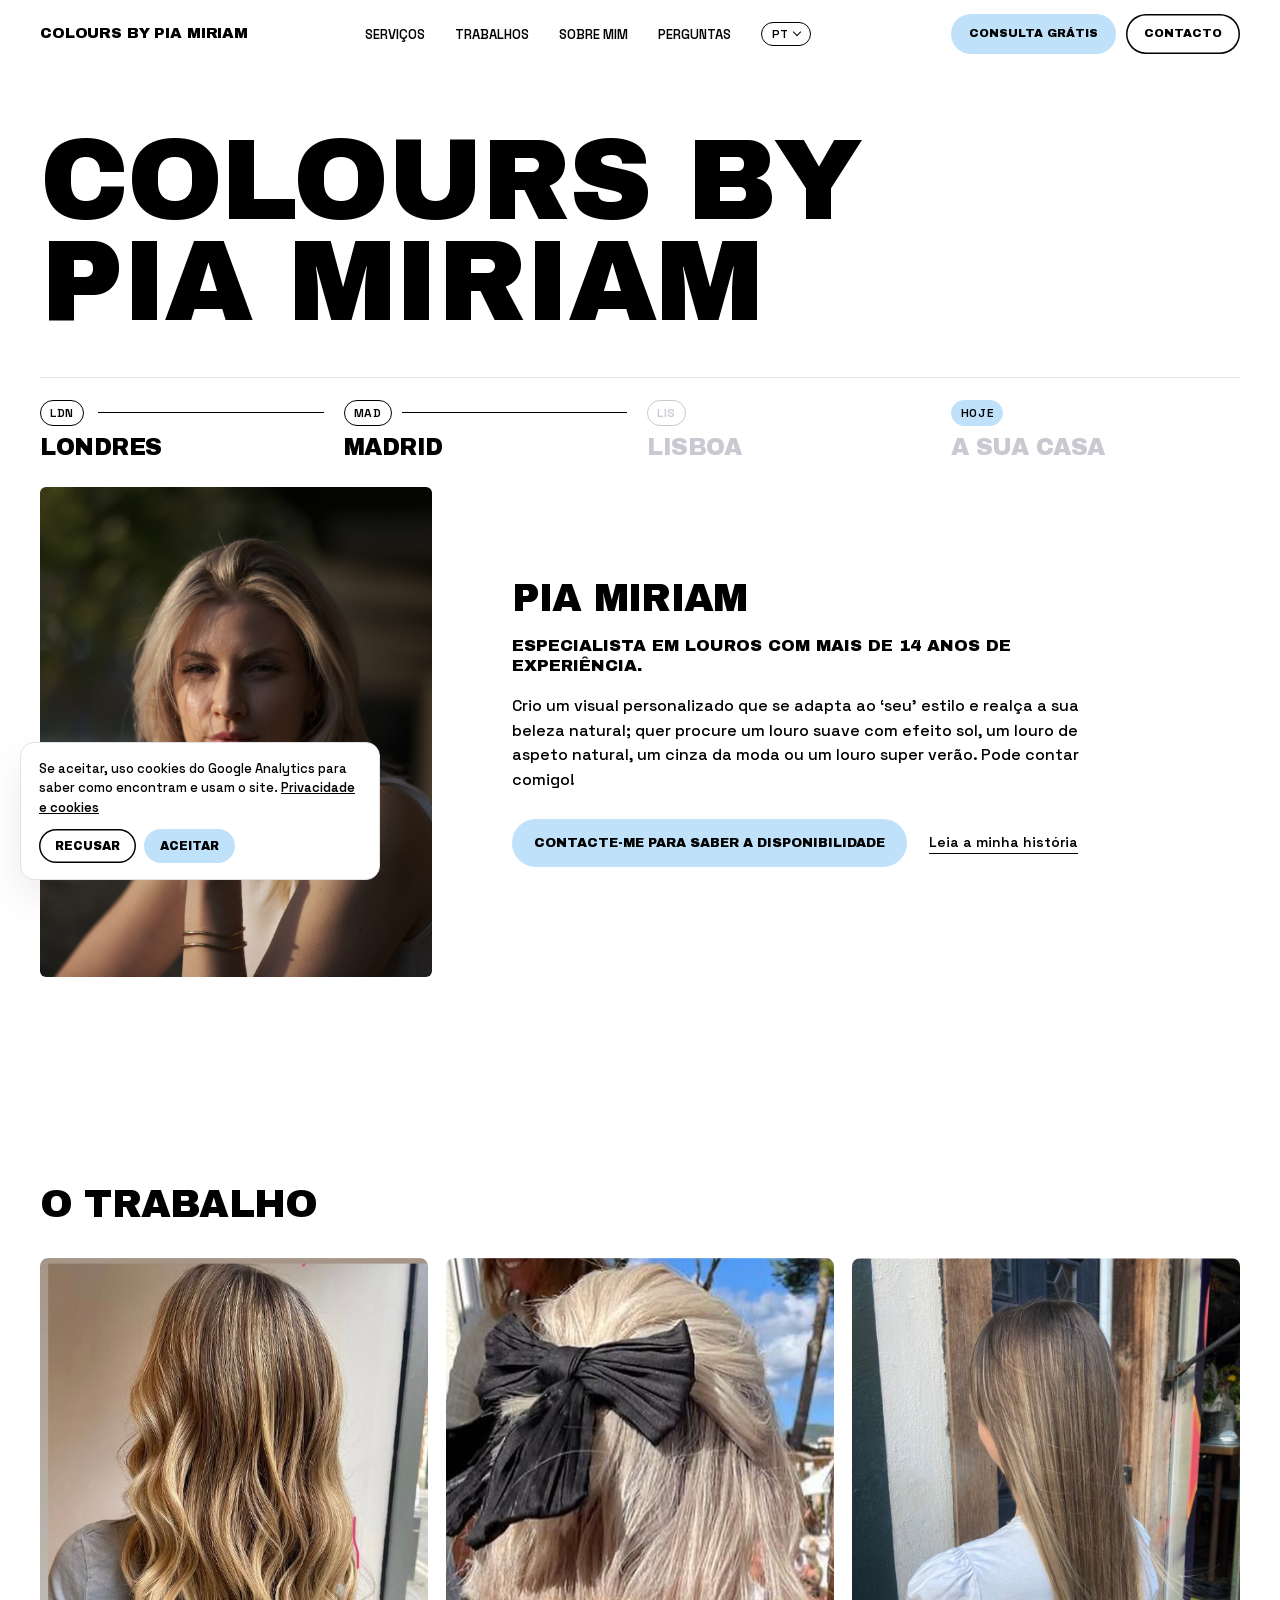
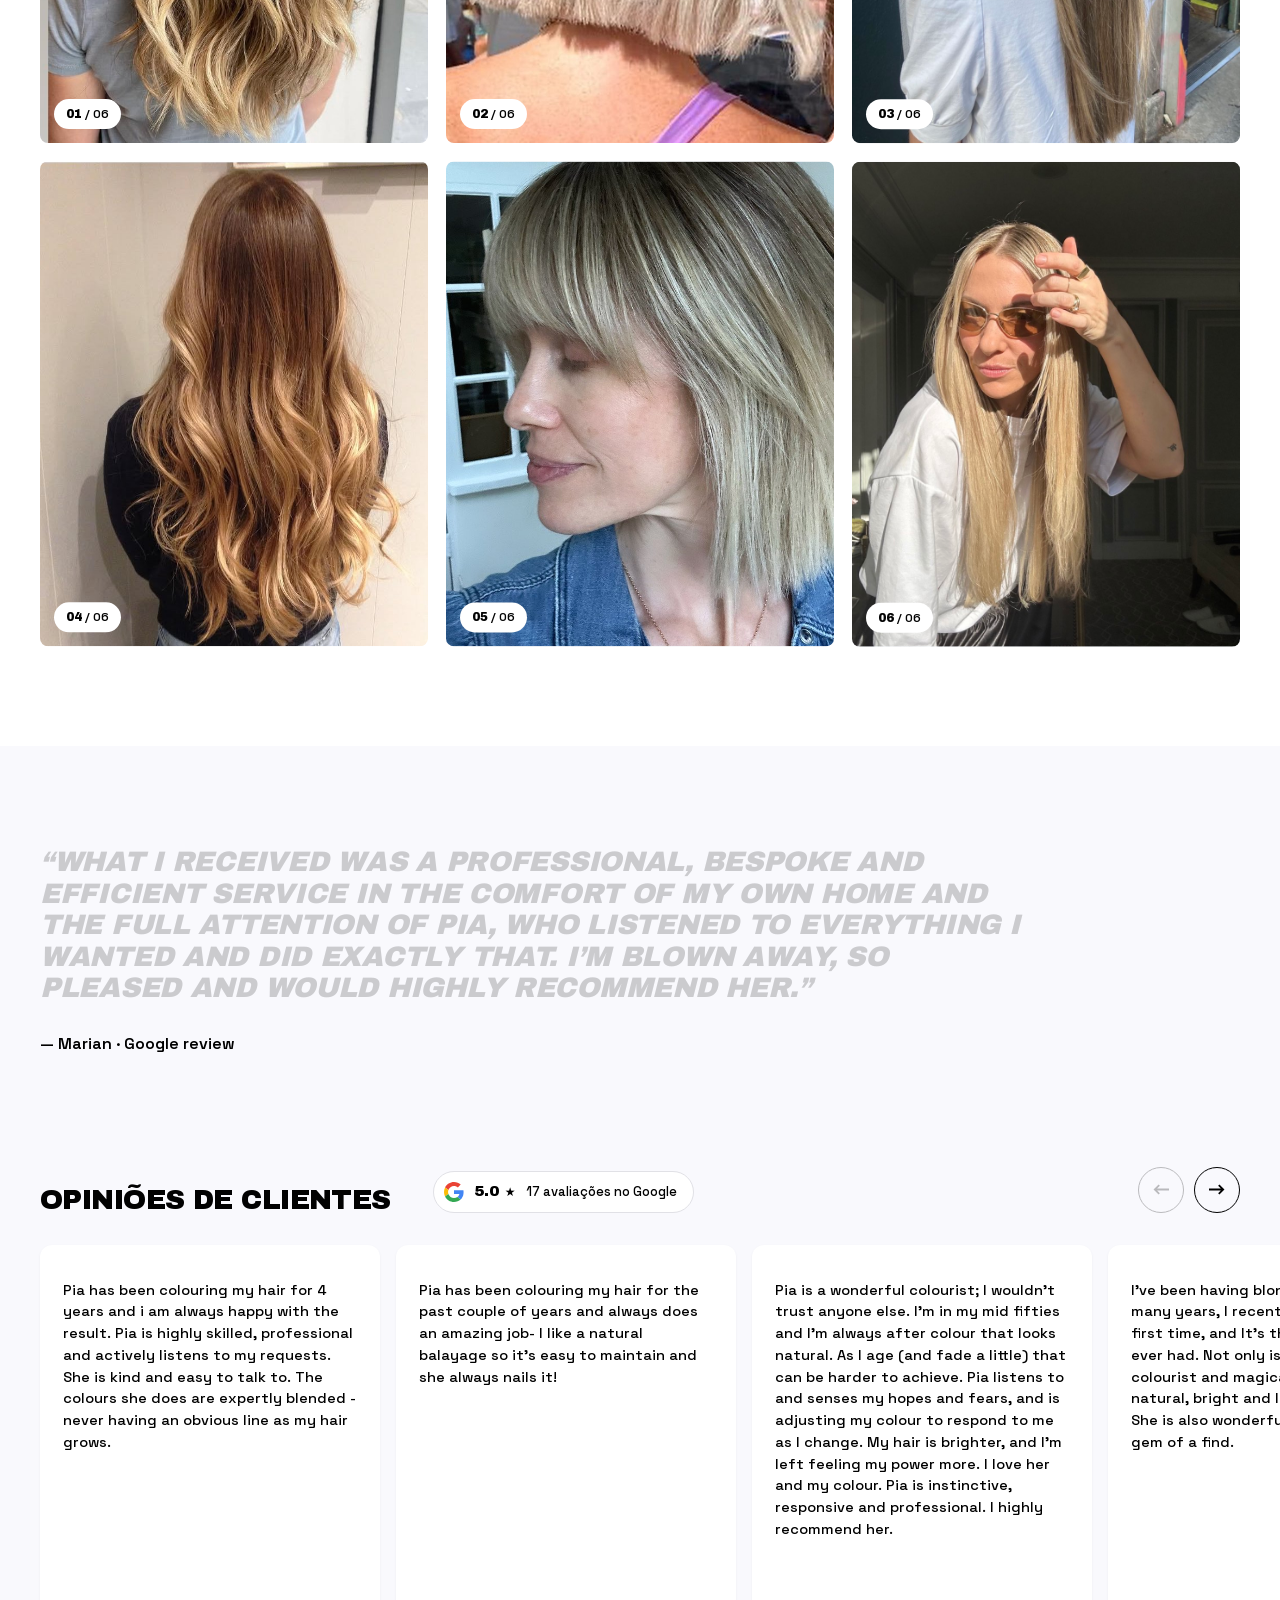
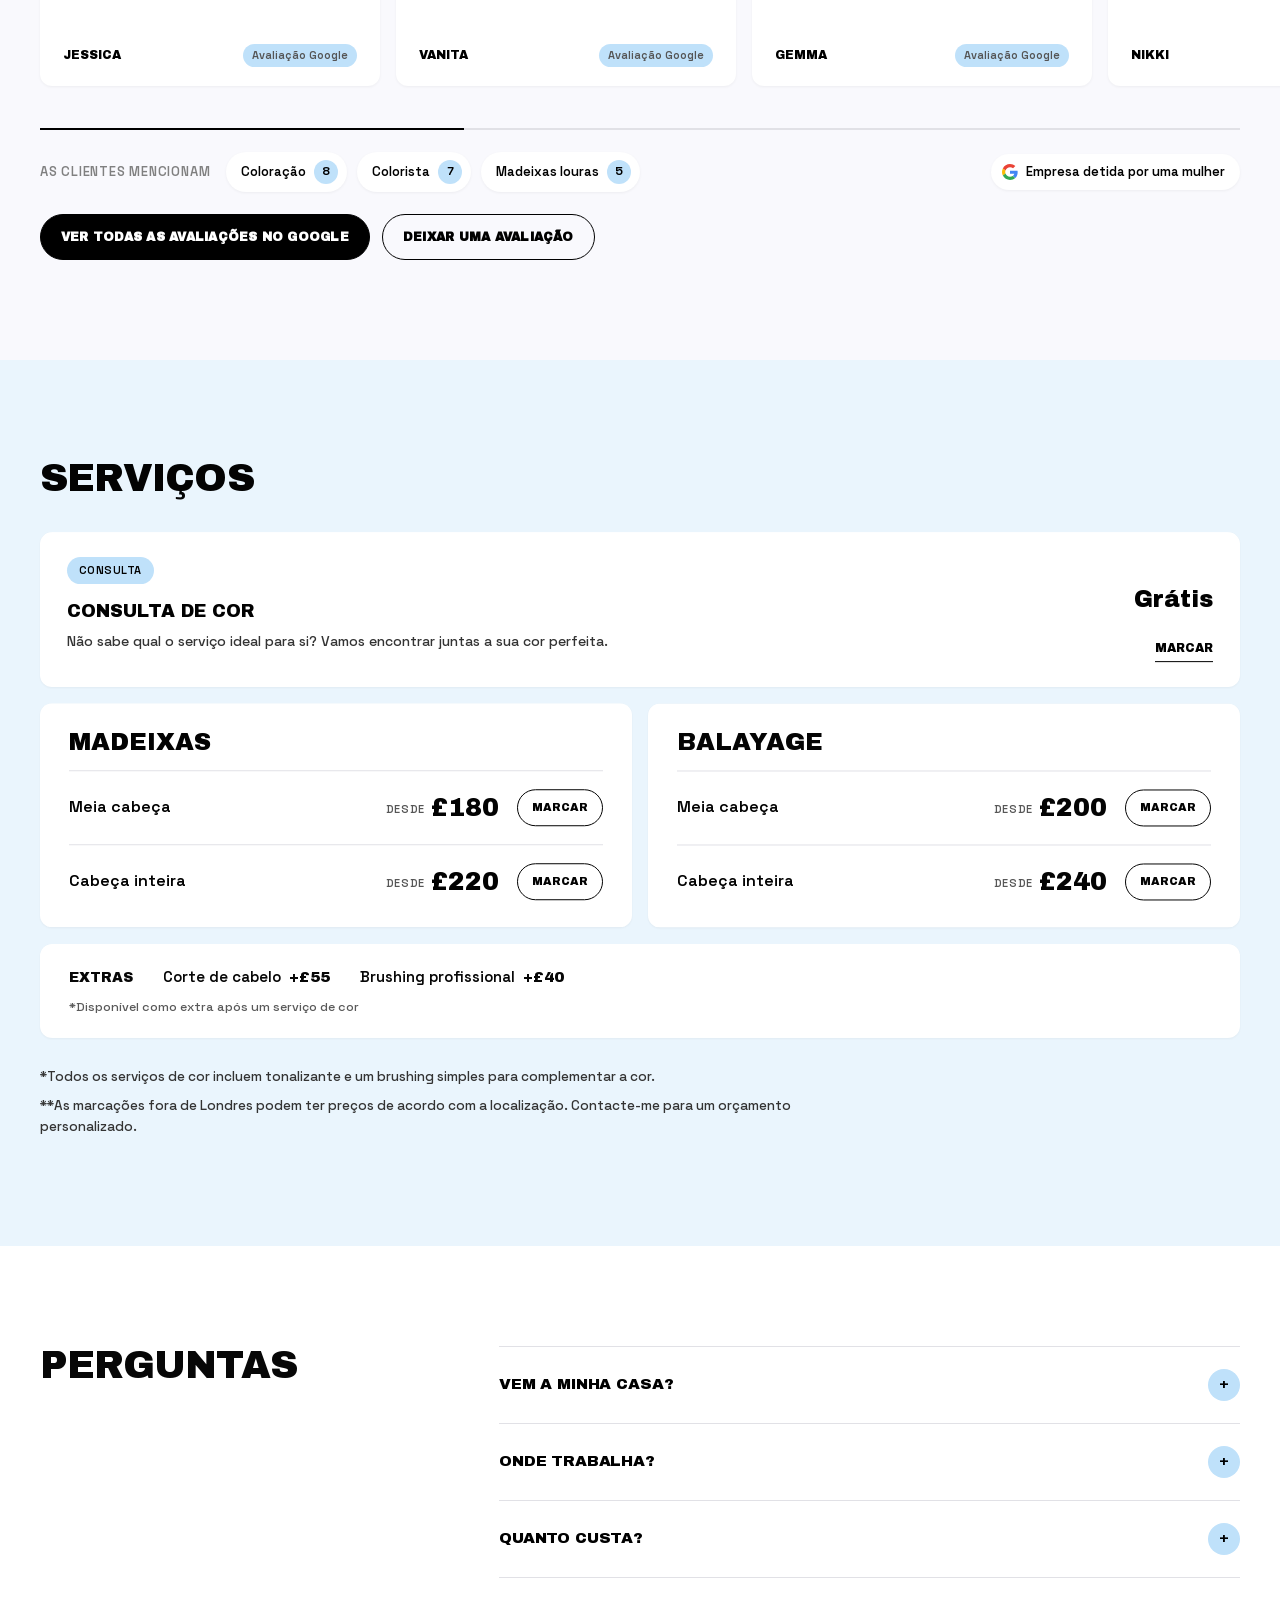
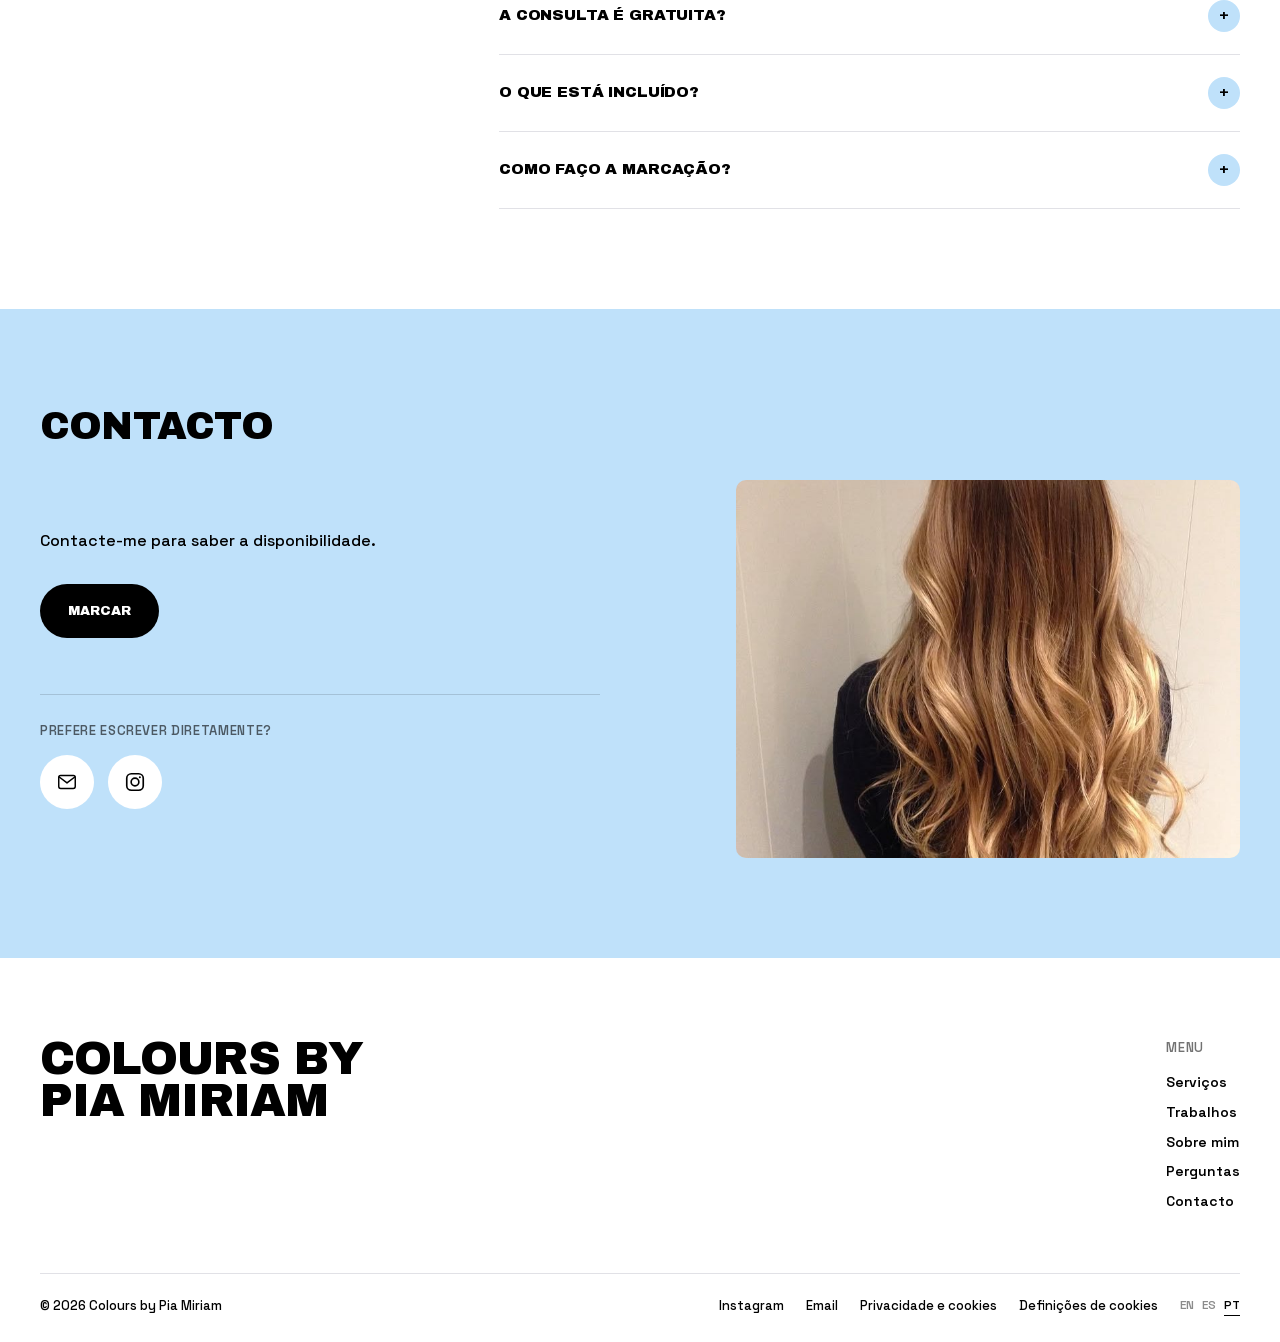
<file: pt.html>
<!doctype html>
<html lang="pt">
<head>
<meta charset="utf-8">
<meta name="viewport" content="width=device-width, initial-scale=1, viewport-fit=cover">
<title>Especialista em louros e balayage em Londres | Colours by Pia Miriam</title>
<meta name="description" content="Especialista em louros com mais de 14 anos de experiência. Coloração profissional com uma experiência exclusiva e personalizada, num ambiente descontraído, no conforto da sua casa.">
<meta property="og:title" content="Especialista em louros e balayage em Londres | Colours by Pia Miriam">
<meta property="og:type" content="website">
<meta property="og:site_name" content="Colours by Pia Miriam">
<meta property="og:description" content="Especialista em louros com mais de 14 anos de experiência. Coloração profissional com uma experiência exclusiva e personalizada, num ambiente descontraído, no conforto da sua casa.">
<meta property="og:image" content="https://www.piamiriamcolour.com/share.jpg">
<meta property="og:image:width" content="1200"><meta property="og:image:height" content="630">
<meta name="twitter:card" content="summary_large_image">
<link rel="icon" href="/favicon.ico" sizes="any"><link rel="icon" type="image/png" sizes="32x32" href="/favicon-32.png">
<link rel="icon" type="image/png" sizes="192x192" href="/icon-192.png">
<link rel="apple-touch-icon" href="/apple-touch-icon.png">
<link rel="alternate" hreflang="en" href="https://www.piamiriamcolour.com/">
<link rel="alternate" hreflang="es" href="https://www.piamiriamcolour.com/es">
<link rel="alternate" hreflang="pt" href="https://www.piamiriamcolour.com/pt">
<link rel="alternate" hreflang="x-default" href="https://www.piamiriamcolour.com/">
<link rel="canonical" href="https://www.piamiriamcolour.com/pt">
<script type="application/ld+json">{"@context": "https://schema.org", "@type": "HairSalon", "@id": "https://www.piamiriamcolour.com/#business", "name": "Colours by Pia Miriam", "url": "https://www.piamiriamcolour.com/pt", "image": "https://www.piamiriamcolour.com/share.jpg", "description": "Especialista em louros com mais de 14 anos de experiência. Coloração profissional com uma experiência exclusiva e personalizada, num ambiente descontraído, no conforto da sua casa.", "email": "piamiriam@gmail.com", "areaServed": [{"@type": "Place", "name": "Hackney, London"}, {"@type": "Place", "name": "Highbury, London"}, {"@type": "Place", "name": "Islington, London"}, {"@type": "Place", "name": "Camden, London"}, {"@type": "Place", "name": "Belsize Park, London"}, {"@type": "Place", "name": "Hampstead Heath, London"}, {"@type": "Place", "name": "Kensal Rise, London"}, {"@type": "Place", "name": "Brondesbury, London"}, {"@type": "Place", "name": "Hampstead, London"}, {"@type": "Place", "name": "Highgate, London"}, {"@type": "Place", "name": "Primrose Hill, London"}, {"@type": "Place", "name": "Kentish Town, London"}, {"@type": "Place", "name": "Gospel Oak, London"}, {"@type": "Place", "name": "West Hampstead, London"}, {"@type": "Place", "name": "Dalston, London"}, {"@type": "Place", "name": "Canonbury, London"}, {"@type": "Place", "name": "Hackney Wick, London"}, {"@type": "Place", "name": "Homerton, London"}, {"@type": "Place", "name": "Stratford, London"}, {"@type": "Place", "name": "St John's Wood, London"}, {"@type": "Place", "name": "Maida Vale, London"}, {"@type": "Place", "name": "Marylebone, London"}, {"@type": "Place", "name": "Notting Hill, London"}, {"@type": "Place", "name": "Holland Park, London"}, {"@type": "Place", "name": "Kensington, London"}, {"@type": "City", "name": "Madrid"}, {"@type": "City", "name": "Lisboa"}], "priceRange": "£40–£240", "founder": {"@type": "Person", "name": "Pia Miriam", "description": "Especialista em louros com mais de 14 anos de experiência."}, "sameAs": ["https://www.instagram.com/coloursbypia_miriam/", "https://www.google.com/maps?cid=7808784801875766394"], "hasOfferCatalog": {"@type": "OfferCatalog", "name": "Serviços", "itemListElement": [{"@type": "Offer", "itemOffered": {"@type": "Service", "name": "Consulta de cor"}, "price": 0, "priceCurrency": "GBP"}, {"@type": "Offer", "itemOffered": {"@type": "Service", "name": "Madeixas · Meia cabeça"}, "priceSpecification": {"@type": "PriceSpecification", "minPrice": 180, "priceCurrency": "GBP"}}, {"@type": "Offer", "itemOffered": {"@type": "Service", "name": "Madeixas · Cabeça inteira"}, "priceSpecification": {"@type": "PriceSpecification", "minPrice": 220, "priceCurrency": "GBP"}}, {"@type": "Offer", "itemOffered": {"@type": "Service", "name": "Balayage · Meia cabeça"}, "priceSpecification": {"@type": "PriceSpecification", "minPrice": 200, "priceCurrency": "GBP"}}, {"@type": "Offer", "itemOffered": {"@type": "Service", "name": "Balayage · Cabeça inteira"}, "priceSpecification": {"@type": "PriceSpecification", "minPrice": 240, "priceCurrency": "GBP"}}, {"@type": "Offer", "itemOffered": {"@type": "Service", "name": "Corte de cabelo"}, "priceSpecification": {"@type": "PriceSpecification", "minPrice": 55, "priceCurrency": "GBP"}}, {"@type": "Offer", "itemOffered": {"@type": "Service", "name": "Brushing profissional"}, "priceSpecification": {"@type": "PriceSpecification", "minPrice": 40, "priceCurrency": "GBP"}}]}}</script>
<script type="application/ld+json">{"@context": "https://schema.org", "@type": "FAQPage", "mainEntity": [{"@type": "Question", "name": "Vem a minha casa?", "acceptedAnswer": {"@type": "Answer", "text": "Sim. Faço coloração personalizada na sua casa, hotel ou espaço privado em Londres, e levo tudo o que é necessário."}}, {"@type": "Question", "name": "Onde trabalha?", "acceptedAnswer": {"@type": "Answer", "text": "No norte e no oeste de Londres: Hackney, Highbury, Islington, Camden, Belsize Park, Hampstead Heath, Kensal Rise, Brondesbury, Hampstead, Highgate, Primrose Hill, Kentish Town, Gospel Oak, West Hampstead, Dalston, Canonbury, Hackney Wick, Homerton, Stratford, St John's Wood, Maida Vale, Marylebone, Notting Hill, Holland Park, Kensington. Não trabalho a sul do rio. Também viajo até clientes em Madrid e Lisboa ao longo do ano."}}, {"@type": "Question", "name": "Quanto custa?", "acceptedAnswer": {"@type": "Answer", "text": "Madeixas: meia cabeça desde £180, cabeça inteira desde £220. Balayage: meia cabeça desde £200, cabeça inteira desde £240. Extras: corte de cabelo +£55, brushing profissional +£40."}}, {"@type": "Question", "name": "A consulta é gratuita?", "acceptedAnswer": {"@type": "Answer", "text": "Sim. Não sabe qual o serviço certo para si? Vamos encontrar juntas a sua cor perfeita."}}, {"@type": "Question", "name": "O que está incluído?", "acceptedAnswer": {"@type": "Answer", "text": "Todos os serviços de cor incluem tonalizante e um brushing simples para complementar a cor."}}, {"@type": "Question", "name": "Como faço a marcação?", "acceptedAnswer": {"@type": "Answer", "text": "Com o formulário de marcação deste site, por mensagem no Instagram ou por email."}}]}</script>
<link href="/fonts.css" rel="stylesheet">
<style>
:root{--blue:#BFE1FA;--bg:#F9F9FD;--line:#E1E1E6;--ink:#000;--grey:#808080;--H:'Archivo Black',Impact,sans-serif;--B:'Space Grotesk',system-ui,sans-serif}
*{box-sizing:border-box;margin:0;padding:0}
html{scroll-behavior:smooth}
body{background:#fff;color:var(--ink);font-family:var(--B);font-weight:500;font-size:16px;line-height:1.55;-webkit-font-smoothing:antialiased;overflow-x:hidden}
img{display:block;max-width:100%}
a{color:inherit}
.H{font-family:var(--H);text-transform:uppercase;letter-spacing:-.02em;line-height:.92;font-weight:400}
.wrap{max-width:1320px;margin:0 auto;padding:0 40px}
.lbl{font-weight:600;text-transform:uppercase;font-size:13px;letter-spacing:.06em}

/* header */
header{position:fixed;top:0;left:0;right:0;z-index:40;color:#000;background:rgba(255,255,255,.88);backdrop-filter:blur(10px)}
.nav{display:flex;justify-content:space-between;align-items:center;height:68px}
.brand{font-family:var(--H);text-transform:uppercase;font-size:15px;text-decoration:none;letter-spacing:-.01em}
.brand span,.ft-brand span{display:inline-block;animation:glow 7s calc(.6s + var(--k) * 70ms) infinite both}
@keyframes glow{0%{color:#000}3%{color:var(--blue)}45%{color:var(--blue)}52%{color:#000}100%{color:#000}}
@media (prefers-reduced-motion:reduce){.brand span,.ft-brand span{animation:none}}
.links{display:flex;gap:30px;list-style:none}
.links a{text-decoration:none;font-weight:600;text-transform:uppercase;font-size:13px}
.burger{display:none;background:none;border:0;width:40px;height:40px;margin-right:-8px;cursor:pointer;position:relative;-webkit-tap-highlight-color:transparent}
.burger i{position:absolute;left:9px;right:9px;height:2px;border-radius:2px;background:#000;transition:transform .3s,opacity .2s}
.burger i:nth-child(1){top:13px}.burger i:nth-child(2){top:19px}.burger i:nth-child(3){top:25px}
header.menu-open .burger i:nth-child(1){transform:translateY(6px) rotate(45deg)}
header.menu-open .burger i:nth-child(2){opacity:0}
header.menu-open .burger i:nth-child(3){transform:translateY(-6px) rotate(-45deg)}

/* hero */
.hero{background:#fff}
.hero-d{padding:190px 0 50px}
.hero-d h1{font-size:clamp(52px,9vw,140px);line-height:.88}
.hero-m{display:none;padding:120px 0 40px}
.hero-m .lbl{color:var(--grey);margin-bottom:18px}
.hero-m .hname{font-size:clamp(40px,11.8vw,58px);line-height:.9}
.hero-m .hero-in{width:100%}
.hero-text{font-size:15.5px;line-height:1.55;margin-top:22px}
.cities{display:flex;flex-wrap:wrap;align-items:center;gap:6px 0;margin:24px 0 28px;font-family:var(--H);text-transform:uppercase;font-size:11px;letter-spacing:.02em}
.cities span{display:inline-flex;align-items:center}
.cities span:not(:last-child):after{content:"";width:4px;height:4px;border-radius:50%;background:#000;margin:0 8px}
.cities .home{background:var(--blue);border-radius:999px;padding:4px 9px}
.hero .ln{display:block;overflow:hidden}
.hero-d .ln span{display:inline-block;transform:translateY(110%)}
.hero-m .ln span{display:inline-block}
.journey{margin-top:44px;border-top:1px solid var(--line);padding-top:22px}
.journey .lbl{color:var(--grey);margin-bottom:16px}
.journey ol{list-style:none;margin:0;padding:0;display:grid;grid-template-columns:repeat(var(--n,6),1fr);gap:0 14px}
.journey li{position:relative;color:#C9C9D1;transition:color .6s}
.journey li small{display:inline-block;font-weight:600;font-size:12px;letter-spacing:.06em;border:1px solid currentColor;border-radius:999px;padding:3px 9px;margin-bottom:10px;transition:background .6s,border-color .6s,color .6s}
.journey li span{display:block;font-family:var(--H);text-transform:uppercase;font-size:clamp(17px,1.85vw,28px);line-height:.95;letter-spacing:-.02em}
.journey li:after{content:"";position:absolute;left:58px;right:6px;top:12px;height:1px;background:currentColor;transform-origin:left;transform:scaleX(0);transition:transform .7s cubic-bezier(.16,1,.3,1)}
.journey li:last-child:after{display:none}
.journey li.on{color:#000}.journey li.on:after{transform:scaleX(1)}
.journey li.cur small{background:var(--blue);border-color:var(--blue);color:#000}
.journey ol.rot li{color:#B9B9C2}.journey ol.rot li.cur{color:#000}
.journey ol.rot li:after{background:#C9C9D1}
.hero-meta{display:flex;justify-content:space-between;align-items:end;margin-top:34px;gap:30px}
.hero-meta p{max-width:420px;font-size:16px}
.cta{display:inline-flex;align-items:center;gap:10px;background:var(--blue);color:#000;text-decoration:none;font-family:var(--H);text-transform:uppercase;font-size:13px;padding:14px 22px;border-radius:999px;transition:transform .25s}
.cta:hover{transform:scale(1.05)}
.cta svg{transition:transform .25s}.cta:hover svg{transform:translateX(4px)}


/* testimonial */
.quote{padding:110px 0 100px;background:var(--bg)}
.quote blockquote{font-family:var(--H);text-transform:uppercase;font-style:italic;font-size:clamp(20px,2.2vw,32px);line-height:1.12;letter-spacing:-.01em;max-width:980px}
.quote blockquote .w{display:inline-block;opacity:.18;transition:opacity .3s}
.quote cite{display:block;margin-top:28px;font-style:normal;font-weight:600}

/* swipe rail (reviews) */
.rail{overflow-x:auto;scroll-snap-type:x mandatory;scrollbar-width:none;cursor:grab;overscroll-behavior-x:contain}
.rail::-webkit-scrollbar{display:none}
.rail.drag{cursor:grabbing;scroll-snap-type:none}.rail.drag *{pointer-events:none}
.rail>*{scroll-snap-align:start;user-select:none}
.arrows{display:flex;gap:10px;flex:none}
.arrows button{width:46px;height:46px;border-radius:50%;border:1px solid #000;background:transparent;cursor:pointer;display:grid;place-items:center;transition:background .3s,opacity .3s}
.arrows button:hover{background:var(--blue)}.arrows button:disabled{opacity:.25;cursor:default;background:transparent}
.arrows .prev svg{transform:scaleX(-1)}
.progress{position:relative;height:2px;background:rgba(0,0,0,.12);margin-top:34px}
.progress i{position:absolute;left:0;top:0;bottom:0;width:0;background:#000;transition:width .2s}

/* about text */
.about{padding:110px 0;background:#fff}
.hero-m + .about{padding-top:20px}
.about-grid{display:grid;grid-template-columns:.7fr 1.3fr;gap:80px;align-items:center}
.portrait-wrap{margin:0}.got{font-family:var(--H);text-transform:uppercase;font-size:clamp(18px,1.6vw,24px);margin-top:16px;letter-spacing:-.01em}
.about .portrait{border-radius:6px;overflow:hidden;aspect-ratio:4/5}
.about .portrait img{width:100%;height:115%;object-fit:cover;object-position:50% 72%}
.about h2{font-size:clamp(28px,3vw,44px);margin-bottom:20px}
.about .big{font-family:var(--H);text-transform:uppercase;font-size:clamp(15px,1.3vw,18px);line-height:1.2;margin-bottom:18px}
.about p{margin-bottom:16px;max-width:600px}
.more{font-weight:600;text-decoration:none;border-bottom:1px solid #000;padding-bottom:2px;margin-left:22px;font-size:14px}.more:hover{border-color:var(--blue)}
/* about page */
.ab{background:#fff;padding:150px 0 110px}
.ab-grid{display:grid;grid-template-columns:.8fr 1.2fr;gap:80px;align-items:start}
.ab-photo{position:sticky;top:100px;border-radius:6px;overflow:hidden;aspect-ratio:4/5}.ab-photo img{width:100%;height:100%;object-fit:cover;object-position:50% 45%}
.ab .lbl{color:var(--grey);margin-bottom:16px}
.ab h1{font-size:clamp(34px,4.4vw,64px);margin-bottom:28px}
.ab .lead{font-family:var(--H);text-transform:uppercase;font-size:clamp(16px,1.4vw,20px);line-height:1.2;margin-bottom:30px;max-width:620px}
.ab p{font-size:16.5px;line-height:1.7;margin-bottom:20px;max-width:620px}
.ab .cta{margin-top:18px}
.ab .journey ol{grid-template-columns:repeat(3,1fr);row-gap:22px}.ab .journey li:after{display:none}
.ab .journey li span{font-size:clamp(16px,1.4vw,20px)}
@media (max-width:900px){.ab{padding:110px 0 80px}.ab-grid{grid-template-columns:1fr;gap:36px}.ab-photo{position:relative;top:0}}

/* gallery */
.gallery{background:#fff;padding:110px 0 100px;overflow:clip visible}
.gal-head{display:flex;justify-content:space-between;align-items:end;margin-bottom:60px}
.gal-head h2{font-size:clamp(28px,3vw,44px)}
.gal-head a{font-weight:600;text-transform:uppercase;text-decoration:none;border-bottom:2px solid #000}
.grid{display:grid;grid-template-columns:repeat(3,1fr);gap:18px}
.sc{position:relative;margin:0;aspect-ratio:4/5;border-radius:8px;overflow:hidden;cursor:zoom-in;background:#EEF4FA}
.sc img{width:100%;height:100%;object-fit:cover;transition:transform 1.4s cubic-bezier(.16,1,.3,1)}
.sc:hover img{transform:scale(1.04)}
.sc figcaption{position:absolute;left:14px;bottom:14px;background:#fff;border-radius:999px;padding:6px 12px;font-weight:600;font-size:12px}
.sc figcaption b{font-family:var(--H);font-weight:400}
.cursor{position:fixed;left:0;top:0;width:78px;height:78px;border-radius:50%;background:var(--blue);color:#000;font-family:var(--H);font-size:13px;text-transform:uppercase;display:flex;align-items:center;justify-content:center;pointer-events:none;z-index:70;transform:translate(-50%,-50%) scale(0);transition:transform .25s ease}
.cursor.on{transform:translate(-50%,-50%) scale(1)}
.lightbox{position:fixed;inset:0;z-index:80;background:rgba(249,249,253,.97);display:none;align-items:center;justify-content:center;padding:70px 90px 80px;touch-action:pan-y}
.lightbox.open{display:flex}
.lb-in{width:100%;height:100%;display:flex;align-items:center;justify-content:center;min-height:0}
.lightbox img{max-height:100%;max-width:100%;object-fit:contain;border-radius:6px;box-shadow:0 30px 60px rgba(0,0,0,.08)}
.lb-nav{position:absolute;top:50%;transform:translateY(-50%);width:52px;height:52px;border-radius:50%;border:1px solid #000;background:#fff;cursor:pointer;display:grid;place-items:center;transition:background .3s}
.lb-nav:hover{background:var(--blue)}.lb-prev{left:24px}.lb-prev svg{transform:scaleX(-1)}.lb-next{right:24px}
.lb-meta{position:absolute;left:0;right:0;bottom:24px;text-align:center;font-size:13px;font-weight:600}.lb-meta b{font-family:var(--H);font-weight:400;margin-right:10px}
.lightbox .x{position:absolute;top:22px;right:28px;color:#000;font-family:var(--H);font-size:13px;text-transform:uppercase;cursor:pointer;border:1px solid #000;border-radius:999px;padding:9px 16px;background:#fff}
@media (max-width:900px){.lightbox{padding:70px 12px 90px}.lb-nav{top:auto;bottom:18px;transform:none;width:46px;height:46px}.lb-prev{left:16px}.lb-next{right:16px}.lb-meta{bottom:32px}}

/* reels */
.reels{padding:130px 0;background:var(--bg)}
.reels-head{display:flex;justify-content:space-between;align-items:end;margin-bottom:44px}
.reels-head h2{font-size:clamp(40px,5.4vw,84px)}
.reel-row{display:flex;gap:18px;overflow-x:auto;scroll-snap-type:x mandatory;padding-bottom:10px;scrollbar-width:none}
.reel-row::-webkit-scrollbar{display:none}
.reel{flex:none;width:300px;aspect-ratio:9/16;border-radius:10px;overflow:hidden;position:relative;scroll-snap-align:start;background:#000}
.reel iframe{position:absolute;left:0;top:-56px;width:100%;height:calc(100% + 170px);border:0;pointer-events:none}
.reel button{position:absolute;inset:0;background:transparent;border:0;cursor:pointer;display:flex;align-items:end;justify-content:start;padding:18px}
.reel button span{background:var(--blue);color:#000;font-family:var(--H);text-transform:uppercase;font-size:13px;padding:10px 16px;border-radius:999px}

/* services as cards */
.services{padding:110px 0;background:#EAF5FD}
.services h2{font-size:clamp(28px,3vw,44px);margin-bottom:40px}
.cards{display:grid;grid-template-columns:repeat(3,1fr);gap:16px}
.card{background:#fff;border:1px solid transparent;box-shadow:0 1px 3px rgba(0,0,0,.05);border-radius:12px;padding:24px 26px;display:grid;grid-template-rows:auto 1fr auto auto;min-height:220px;transition:transform .3s cubic-bezier(.2,.8,.2,1), border-color .3s, background .3s}
.card:hover{transform:translateY(-6px);border-color:#000;background:var(--blue)}
.card .tag{justify-self:start;background:var(--blue);border-radius:999px;padding:5px 12px;font-size:11px;font-weight:600;text-transform:uppercase;letter-spacing:.04em}
.card:hover .tag{background:#fff}
.card h3{font-family:var(--H);text-transform:uppercase;font-weight:400;font-size:clamp(16px,1.4vw,20px);line-height:1.1;margin:26px 0 0;align-self:start}
.card .price{font-family:var(--H);font-size:clamp(28px,2.6vw,38px);line-height:1;margin-top:22px}
.card .price small{display:block;font-family:var(--B);font-weight:600;font-size:12px;text-transform:uppercase;letter-spacing:.06em;margin-bottom:6px;color:#555}
.card{cursor:pointer}
.card .note{font-size:12.5px;color:#555;min-height:18px;margin-top:10px}
.card .book{justify-self:start;display:inline-flex;align-items:center;gap:8px;margin-top:18px;font-family:var(--H);text-transform:uppercase;font-size:12px;text-decoration:none;color:#000;border-bottom:1px solid #000;padding-bottom:3px}
.card.wide{grid-column:1/-1;min-height:0;grid-template-columns:1fr auto;grid-template-rows:auto auto auto;column-gap:40px;background:#fff}
.card.wide .tag{grid-column:1}.card.wide h3{grid-column:1;margin-top:18px}.card.wide .note{grid-column:1;font-size:14px;color:#333}
.card.wide .price{grid-column:2;grid-row:1/3;align-self:center;font-size:clamp(20px,1.8vw,26px)}.card.wide .book{grid-column:2;grid-row:3;justify-self:end;align-self:end}
form .picked{grid-column:1/-1;display:none;align-items:center;gap:10px;background:var(--blue);border-radius:999px;padding:9px 16px;font-size:13px;font-weight:600;justify-self:start}
form .picked.on{display:inline-flex}form .picked button{border:0;background:none;cursor:pointer;font-size:16px;line-height:1;padding:0}
/* salon menu */
.menu-grid{display:grid;grid-template-columns:1fr 1fr;gap:16px;margin-top:16px}
.grp{background:#fff;border:1px solid transparent;box-shadow:0 1px 3px rgba(0,0,0,.05);border-radius:12px;padding:26px 28px 8px}
.grp h3{font-family:var(--H);text-transform:uppercase;font-weight:400;font-size:clamp(20px,1.9vw,28px);line-height:1;margin-bottom:16px}
.opt{display:grid;grid-template-columns:1fr auto auto;align-items:center;gap:18px;padding:18px 0;border-top:1px solid var(--line);cursor:pointer}
.opt .nm{font-weight:600;font-size:16px}
.opt .pr{font-family:var(--H);font-size:clamp(22px,2vw,30px);line-height:1;white-space:nowrap}
.opt .pr small{font-family:var(--B);font-size:11px;font-weight:600;text-transform:uppercase;letter-spacing:.06em;color:#555;margin-right:6px;vertical-align:middle}
.opt .bk{display:inline-flex;align-items:center;gap:8px;border:1px solid #000;border-radius:999px;padding:9px 14px;font-family:var(--H);text-transform:uppercase;font-size:11px;text-decoration:none;color:#000;transition:background .3s,border-color .3s}
.opt:hover .bk,.opt:focus-visible .bk{background:var(--blue);border-color:var(--blue)}
.addons{margin-top:16px;background:#fff;border:1px solid transparent;box-shadow:0 1px 3px rgba(0,0,0,.05);border-radius:12px;padding:20px 28px;display:flex;flex-wrap:wrap;align-items:baseline;gap:8px 30px}
.addons .t{font-family:var(--H);text-transform:uppercase;font-size:14px}
.addons .it{font-size:15px;font-weight:600}.addons .it b{font-family:var(--H);font-weight:400;margin-left:8px}
.addons small{flex-basis:100%;color:#555;font-size:12.5px}
.langs{display:flex;gap:8px;font-size:12px;font-weight:600}
/* single language button */
.lang-pick{position:relative;display:block}
.lang-pick summary{list-style:none;cursor:pointer;display:inline-flex;align-items:center;gap:6px;border:1.5px solid #000;border-radius:999px;padding:5px 10px;font-weight:600;font-size:12px;line-height:1}
.lang-pick summary::-webkit-details-marker{display:none}
.lang-pick summary i{width:6px;height:6px;border-right:1.5px solid #000;border-bottom:1.5px solid #000;transform:translateY(-2px) rotate(45deg);transition:transform .25s}
.lang-pick[open] summary i{transform:translateY(1px) rotate(-135deg)}
.lang-pick div{position:absolute;right:0;top:calc(100% + 6px);background:#fff;border-radius:12px;box-shadow:0 8px 24px rgba(0,0,0,.12);padding:6px;display:flex;flex-direction:column;min-width:64px;z-index:50}
.lang-pick div a{opacity:1;padding:8px 12px;border-radius:8px;text-decoration:none;font-weight:600;font-size:13px;text-align:center}
.lang-pick div a:hover{background:var(--blue)}.langs-m{display:none}.langs a{opacity:.45;text-decoration:none}.langs a.cur{opacity:1;border-bottom:1px solid currentColor}
.notes{margin-top:30px;max-width:820px;font-size:13.5px;color:#333}
.notes p{margin-bottom:8px}

/* contact */
/* FAQ: calm list, one answer opens at a time is not forced */
.faq{background:#fff;padding:100px 0}
.faq-grid{display:grid;grid-template-columns:.7fr 1.3fr;gap:80px;align-items:start}
.faq h2{font-size:clamp(28px,3vw,44px)}
.qas{border-top:1px solid var(--line)}
.qa{border-bottom:1px solid var(--line)}
.qa summary{list-style:none;cursor:pointer;display:flex;justify-content:space-between;align-items:center;gap:20px;padding:22px 0;font-family:var(--H);text-transform:uppercase;font-size:clamp(14px,1.2vw,17px);letter-spacing:-.01em}
.qa summary::-webkit-details-marker{display:none}
.qa summary span{flex:none;width:32px;height:32px;border-radius:50%;background:var(--blue);display:grid;place-items:center;font-family:var(--B);font-size:18px;transition:transform .3s}
.qa[open] summary span{transform:rotate(45deg)}
.qa p{padding:0 52px 24px 0;font-size:15.5px;line-height:1.6;max-width:640px}
@media (max-width:900px){.faq{padding:64px 0}.faq-grid{grid-template-columns:1fr;gap:20px}.faq h2{font-size:30px}.qa summary{padding:18px 0;font-size:13px}.qa p{padding-right:0;font-size:15px}}
.contact{background:var(--blue);color:#000;padding:110px 0 100px}
.contact h2{font-size:clamp(28px,3vw,44px);color:#000}
.contact-grid{display:grid;grid-template-columns:1.1fr .9fr;gap:80px;margin-top:36px;align-items:center}
.ct-photo{margin:0;border-radius:10px;overflow:hidden;aspect-ratio:4/3;max-height:420px}.ct-photo img{width:100%;height:100%;object-fit:cover}
.contact .ch{margin-bottom:26px}
.dm{display:inline-flex;align-items:center;gap:12px;background:#000;color:#fff;text-decoration:none;font-family:var(--H);text-transform:uppercase;font-size:13px;padding:16px 24px;border-radius:999px;margin-bottom:34px;transition:transform .25s}
.contact .ch a[href^="mailto"]{text-transform:none}
.dm:hover{transform:translateY(-2px)}
.sheet{position:fixed;inset:0;z-index:90;overscroll-behavior:contain;background:rgba(0,0,0,.35);display:flex;align-items:center;justify-content:center;padding:16px;opacity:0;pointer-events:none;transition:opacity .3s}
.sheet.open{opacity:1;pointer-events:auto}
.sheet-in{position:relative;background:#fff;border-radius:22px;padding:30px 30px 22px;max-width:540px;width:100%;max-height:calc(100vh - 32px);max-height:calc(100dvh - 32px);overflow:auto;overscroll-behavior:contain;-webkit-overflow-scrolling:touch;transform:translateY(14px);transition:transform .3s}
.sheet.open .sheet-in{transform:none}
.sheet .x{position:absolute;top:18px;right:20px;background:none;border:0;font-size:12px;text-transform:uppercase;letter-spacing:.04em;cursor:pointer;color:#000;z-index:2}
.prog{margin:0 70px 22px 0}.prog .lbl{display:block;color:var(--grey);margin-bottom:10px}.prog .lbl b{color:#000}
.prog i{display:block;height:3px;background:var(--line);border-radius:3px;overflow:hidden}.prog .bar{display:block;height:100%;width:25%;background:#000;transition:width .4s ease}
.step{border:0;margin:0;padding:0;min-width:0}.step legend{font-size:22px;line-height:1.1;text-transform:uppercase;margin-bottom:18px;padding:0}
.opts{display:grid;gap:8px;border-radius:14px}.opts.bad,.fi.bad{animation:shake .45s}
@keyframes shake{25%{transform:translateX(-6px)}50%{transform:translateX(6px)}75%{transform:translateX(-3px)}}
.opt-r input,.chip-c input,.seg input{position:absolute;opacity:0;pointer-events:none}
.opt-r span{display:block;border:1.5px solid var(--line);border-radius:14px;padding:14px 16px;font-size:14.5px;cursor:pointer;transition:border-color .2s,background .2s}
.opt-r span:hover{border-color:#000}.opt-r input:checked+span{border-color:#000;background:var(--blue)}
.opt-r input:focus-visible+span,.chip-c input:focus-visible+span,.seg input:focus-visible+span{outline:2px solid #000;outline-offset:2px}
.sub{font-size:12px;text-transform:uppercase;letter-spacing:.04em;color:var(--grey);margin:18px 0 10px}
.chips{display:flex;flex-wrap:wrap;gap:8px}
.chip-c span{display:inline-block;border:1.5px solid var(--line);border-radius:999px;padding:10px 16px;font-size:13.5px;cursor:pointer;transition:border-color .2s,background .2s}
.chip-c input:checked+span{border-color:#000;background:var(--blue)}
.seg{display:inline-flex;border:1.5px solid #000;border-radius:999px;padding:3px;margin-bottom:10px}
.seg span{display:block;padding:8px 18px;border-radius:999px;font-size:13px;cursor:pointer}.seg input:checked+span{background:#000;color:#fff}
.fi{display:block;width:100%;box-sizing:border-box;border:1.5px solid var(--line);border-radius:14px;padding:14px 16px;font:inherit;font-size:15px;margin-top:10px;background:#fff;color:#000}
.fi:focus{outline:none;border-color:#000}textarea.fi{resize:vertical;margin-top:14px}
.consent{font-size:12px;color:var(--grey);margin:12px 0 0}.consent a{color:inherit}
.hp{position:absolute;left:-9999px}
.sheet .nav{display:flex;align-items:center;justify-content:space-between;gap:12px;margin-top:24px}
.sheet .nav .dm{margin:0 0 0 auto;border:0;cursor:pointer}.sheet .nav .dm[disabled]{opacity:.6}
.sheet .back{background:none;border:0;font:inherit;font-size:13px;cursor:pointer;padding:8px 0;color:#000}
.done{padding:20px 0 6px}.done .H{font-size:28px;text-transform:uppercase;margin-bottom:10px}
.alt{font-size:12.5px;color:var(--grey);margin:18px 0 0;padding-top:14px;border-top:1px solid var(--line)}.alt a{color:#000}
.dm-book{background:var(--blue);color:#000}.dm.dm-book svg path{stroke:#000}
@media (max-width:700px){.sheet{align-items:flex-end;padding:0}.sheet-in{border-radius:22px 22px 0 0;padding:26px 20px calc(20px + env(safe-area-inset-bottom));max-height:92vh;max-height:92dvh}.step legend{font-size:19px}.sheet .nav .dm{width:auto}}

.dm-main{background:#000;color:#fff;margin-bottom:22px}.dm.dm-main svg path{stroke:#fff}
.dm-main{padding:17px 28px}
.alt-ways{margin-top:34px;padding-top:26px;border-top:1px solid rgba(0,0,0,.14);max-width:560px}
.alt-ways .q{font-size:13px;font-weight:600;text-transform:uppercase;letter-spacing:.05em;opacity:.6;margin-bottom:14px}
.alt-links{display:flex;gap:14px}
.alt-links a{width:54px;height:54px;border-radius:50%;background:#fff;display:grid;place-items:center;color:#000;transition:transform .25s,background .25s}
.alt-links a:hover{transform:translateY(-2px);background:#000;color:#fff}
.alt-links a svg{width:22px;height:22px}.alt-links a svg *:not([stroke=none]){stroke:currentColor}.alt-links a .igi circle[fill]{fill:currentColor}
.ctas{display:flex;flex-wrap:wrap;gap:12px;margin-bottom:34px}.ctas .dm{margin-bottom:0}
.dm-mail{background:transparent;color:#000;border:1.5px solid #000;padding:14.5px 22.5px}
.dm.dm-mail svg{fill:none}.dm.dm-mail svg rect,.dm.dm-mail svg path{stroke:#000}
.ft-dm.dm-mail{padding:11.5px 16.5px;margin-top:10px}
.cities span{transition:background-color .45s ease}
.dm svg{width:20px;height:20px}.dm svg path{stroke:#fff}
.iglink{display:inline-flex;align-items:center;gap:10px}.iglink .igi{width:1.1em;height:1.1em;flex:none}
.contact .ch .lbl{color:#000;opacity:.55;margin-bottom:4px}
.contact .ch a{font-family:var(--H);font-size:20px;text-decoration:none;text-transform:uppercase}
.contact .ch a:hover{opacity:.6}
form{display:grid;grid-template-columns:1fr 1fr;gap:22px}
label{display:block;font-size:11px;font-weight:600;text-transform:uppercase;color:#000;opacity:.6;margin-bottom:6px}
input,textarea{width:100%;background:transparent;border:0;border-bottom:1px solid rgba(0,0,0,.35);color:#000;font:inherit;font-size:16px;padding:8px 0;outline:none}
input:focus,textarea:focus{border-color:#000}
textarea{min-height:110px;resize:vertical}
.full{grid-column:1/-1}
form .cta{border:0;cursor:pointer;justify-self:start;background:#000;color:#fff}form .cta svg path{stroke:#fff}
.hp{display:none}
footer{background:#fff;color:#000;padding:80px 0 26px;font-size:14px}
footer a{text-decoration:none}
.ft-top{display:grid;grid-template-columns:1fr auto;gap:40px;padding-bottom:60px}
.ft-brand{font-family:var(--H);text-transform:uppercase;font-size:clamp(30px,3.6vw,54px);line-height:.92;letter-spacing:-.02em}
.ft-col .lbl{opacity:.55;margin-bottom:14px}
.ft-col ul{list-style:none;display:grid;gap:8px;font-weight:600}
.ft-col ul a:hover{text-decoration:underline}
.ft-dm{margin:16px 0 0;font-size:11.5px;padding:13px 18px}
.ig{display:inline-flex;align-items:center;gap:12px;font-weight:600;margin-top:14px}
.ig i{width:46px;height:46px;border-radius:50%;background:var(--blue);display:grid;place-items:center;transition:transform .3s}
.ig:hover i{transform:rotate(-8deg) scale(1.06)}.ig svg{width:22px;height:22px}
.ft-bot{border-top:1px solid var(--line);padding-top:22px;display:flex;justify-content:space-between;flex-wrap:wrap;gap:12px;font-size:13px}
.ft-bot .legal{display:flex;gap:22px;align-items:center}
@media (max-width:900px){footer{padding:60px 0 24px}.ft-top{grid-template-columns:1fr 1fr;gap:34px 20px;padding-bottom:40px}.ft-brand{grid-column:1/-1}}

@media (max-width:900px){
  .wrap{padding:0 20px}
  .links{display:none;position:absolute;top:100%;left:0;right:0;height:calc(100vh - 68px);height:calc(100dvh - 68px);overflow:auto;background:var(--blue);color:#000;flex-direction:column;gap:0;padding:8px 20px calc(24px + env(safe-area-inset-bottom));mix-blend-mode:normal}
  header.menu-open{mix-blend-mode:normal;color:#000;background:var(--blue);backdrop-filter:none}
  .links.open{display:flex}
  .links li{border-bottom:1px solid rgba(0,0,0,.14)}
  .links a{display:flex;justify-content:space-between;align-items:center;padding:20px 0;font-family:var(--H);font-weight:400;font-size:28px;line-height:1;letter-spacing:-.01em}
  .links li.langs{border:0}
  .burger{display:block}
  .hero{padding:140px 0 70px}
  .hero-meta{flex-direction:column;align-items:start}
  
  .journey ol{grid-template-columns:1fr 1fr;row-gap:22px}
  .journey li:nth-child(2n):after{display:none}
  .about-grid,.contact-grid{grid-template-columns:1fr;gap:40px}
  .grid{grid-template-columns:1fr 1fr;gap:10px}.sc figcaption{left:10px;bottom:10px}
  .cards{grid-template-columns:1fr 1fr;gap:10px}
  .card{min-height:190px;padding:18px}
  .links .lang-li{display:none}.langs-m{display:flex;margin-left:auto;margin-right:18px}
  .opt{grid-template-columns:1fr auto;grid-template-areas:"nm bk" "pr bk";row-gap:4px}.opt .nm{grid-area:nm}.opt .pr{grid-area:pr}.opt .bk{grid-area:bk}
  .menu-grid{grid-template-columns:1fr}.grp{padding:22px 20px 6px}.addons{padding:18px 20px}.opt{gap:12px}.opt .bk{padding:8px 11px}
  .card.wide{grid-template-columns:1fr}.card.wide .price,.card.wide .book{grid-column:1;grid-row:auto;justify-self:start}
  form{grid-template-columns:1fr}
  .quote,.about,.gallery,.reels,.services,.contact{padding:90px 0}
  .reel{width:240px}
  .cursor{display:none}
}

/* google reviews rail */
.greviews{background:var(--bg);padding:10px 0 30px;overflow:hidden}
.greviews .progress{background:var(--line)}
.gr-head{display:flex;justify-content:space-between;align-items:end;gap:20px;margin-bottom:28px}
.gr-head .lbl{margin-right:auto;margin-left:20px;align-self:center}
.gr-head h2{font-size:clamp(22px,2.2vw,32px)}
.gr-row{display:flex;gap:16px;align-items:stretch;padding:4px max(40px,calc((100vw - 1320px) / 2 + 40px)) 8px;scroll-padding-left:max(40px,calc((100vw - 1320px) / 2 + 40px))}
.rv-card{width:340px;flex:none;background:#fff;border:1px solid transparent;box-shadow:0 1px 3px rgba(0,0,0,.05);border-radius:12px;padding:22px 22px 18px;display:flex;flex-direction:column;transition:transform .3s, border-color .3s}
.rv-card:hover{transform:translateY(-4px);border-color:#000}
.rv-card .st{color:#000;letter-spacing:.15em;font-size:13px}
.rv-card blockquote{font-size:14.5px;line-height:1.5;margin:12px 0 16px;flex:1}
.rv-card figcaption{font-family:var(--H);text-transform:uppercase;font-size:12px;display:flex;justify-content:space-between;align-items:center;gap:10px}
.rv-card figcaption span{font-family:var(--B);font-weight:600;font-size:11px;color:#555;text-transform:none;background:var(--blue);border-radius:999px;padding:3px 9px}
.gbadge{display:inline-flex;align-items:center;gap:10px;margin-right:auto;margin-left:22px;padding:8px 16px 8px 10px;background:#fff;border:1px solid var(--line);border-radius:999px;text-decoration:none;font-size:13px;font-weight:500;transition:border-color .3s}
.gbadge:hover{border-color:#000}.gbadge svg{width:20px;height:20px;flex:none}
.gbadge b{font-family:var(--H);font-weight:400;font-size:15px}.gbadge .s{color:#000;font-size:12px;margin-left:-4px}
.trust{display:flex;flex-wrap:wrap;align-items:center;gap:10px;margin-top:22px}
.trust .lbl{color:var(--grey);margin-right:6px}
.chip{display:inline-flex;align-items:center;gap:8px;background:#fff;border:1px solid transparent;box-shadow:0 1px 3px rgba(0,0,0,.05);border-radius:999px;padding:7px 8px 7px 14px;font-size:13px;font-weight:600}
.chip b{background:var(--blue);border-radius:999px;min-width:24px;height:24px;display:grid;place-items:center;font-size:12px}
.wo{display:inline-flex;align-items:center;gap:8px;margin-left:auto;background:#fff;border:1px solid transparent;box-shadow:0 1px 3px rgba(0,0,0,.05);border-radius:999px;padding:7px 14px 7px 10px;font-size:13px;font-weight:600;text-decoration:none}
.wo svg{width:16px;height:16px}.wo:hover{border-color:#000}
@media (max-width:900px){.wo{margin-left:0}.trust .lbl{flex-basis:100%}}
.gr-links{display:flex;gap:12px;flex-wrap:wrap;margin-top:22px;font-size:14px;font-weight:600}
.gr-links a{display:inline-flex;align-items:center;gap:8px;text-decoration:none;font-family:var(--H);text-transform:uppercase;font-size:12px;letter-spacing:.02em;padding:13px 20px;border-radius:999px;border:1.5px solid #000;background:#000;color:#fff;transition:transform .25s}.gr-links a+a{background:transparent;color:#000}.gr-links a:hover{transform:translateY(-2px)}
.cookie{position:fixed;left:20px;bottom:20px;z-index:60;max-width:360px;background:#fff;border:1px solid var(--line);border-radius:14px;box-shadow:0 18px 40px rgba(0,0,0,.08);padding:16px 18px;font-size:13px;line-height:1.5;display:none;gap:14px;align-items:center}
.cookie.show{display:flex}.cookie a{color:#000;font-weight:600}
.cookie .ck-b{display:flex;gap:8px;flex:none}.cookie.show{flex-direction:column;align-items:flex-start;gap:12px}.cookie button[data-c="no"]{background:#fff;box-shadow:inset 0 0 0 1.5px #000}
.ck-link{background:none;border:0;padding:0;font:inherit;color:inherit;cursor:pointer}.ck-link:hover{text-decoration:underline}
.cookie button{flex:none;border:0;border-radius:999px;background:var(--blue);font-family:var(--H);text-transform:uppercase;font-size:12px;padding:10px 16px;cursor:pointer}
@media (max-width:900px){.gbadge{margin-left:0;order:3}.cookie{left:12px;right:12px;bottom:12px;max-width:none}}
@media (max-width:900px){.rv-card{width:82vw;max-width:340px}.gr-row{padding:4px 20px 8px;scroll-padding-left:20px}.gr-head{flex-wrap:wrap}.gr-head .lbl{display:none}}

/* ---- mobile polish: calmer rhythm, one column, nothing cramped ---- */
.fab{display:none}
@media (max-width:900px){
  body{font-size:15px}
  .hero-d{display:none}.hero-m{display:block}
  .cities{font-size:11px;margin:24px 0 28px;letter-spacing:.02em}
  .cities span:not(:last-child):after{margin:0 8px}
  .cities .home{padding:4px 9px}
  .journey{margin-top:30px;padding-top:18px}
  .hero-meta{margin-top:28px;gap:22px}
  .quote{padding:64px 0 40px}
  .quote blockquote{font-size:18px;line-height:1.25}
  .quote cite{margin-top:18px;font-size:14px}
  .greviews{padding:20px 0 56px}
  .gr-head{flex-direction:column;align-items:flex-start;gap:14px;margin-bottom:22px}
  .gr-head .arrows{display:none}
  .gbadge{order:0}
  .trust{gap:8px}.chip{font-size:12px;padding:6px 7px 6px 12px}
  .gr-links{flex-direction:column;gap:10px;font-size:13px}.gr-links a{width:100%;justify-content:center;text-align:center;padding:15px 16px;font-size:12px}
  .gr-links a:first-child{background:var(--blue);border-color:var(--blue);color:#000}
  .services,.gallery,.about,.contact{padding:64px 0}
  .about{padding-bottom:28px}.about + .gallery{padding-top:8px}
  .services h2,.gal-head h2,.contact h2{font-size:30px}
  .services .cards{margin-top:22px}
  .addons{flex-direction:column;align-items:flex-start;gap:6px}
  .notes{margin-top:22px;font-size:12.5px}
  .gal-head{flex-direction:column;align-items:flex-start;gap:12px;margin-bottom:26px}
  .gal-head a{font-size:13px}
  .about-grid{gap:28px}
  .about h2{font-size:30px;margin-bottom:14px}
  .about .big{font-size:14px}
  .about .cta,.ab .cta{font-size:11.5px;padding:14px 18px;white-space:normal;text-align:center;display:flex;justify-content:center}
  .more{display:inline-block;margin:18px 0 0}
  .contact-grid{gap:34px}.ct-photo{display:none}
  .dm{width:100%;justify-content:center;margin-bottom:26px}.ctas{margin-bottom:26px}
  .ft-top .ft-col:last-child{grid-column:1/-1}.ft-dm{margin:14px 0 0}
  .cookie{padding:12px 14px;font-size:12px;gap:10px;border-radius:12px}
  .cookie button{padding:8px 12px;font-size:11px}
  .fab{display:inline-flex;position:fixed;right:16px;bottom:16px;z-index:55;align-items:center;gap:8px;background:#000;color:#fff;text-decoration:none;font-family:var(--H);text-transform:uppercase;font-size:12px;padding:13px 18px;border-radius:999px;box-shadow:0 10px 30px rgba(0,0,0,.18);transition:transform .35s cubic-bezier(.16,1,.3,1),opacity .35s,bottom .35s}
  .fab{background:var(--blue);color:#000;font-size:15px;padding:18px 30px;box-shadow:0 6px 18px rgba(0,0,0,.18);bottom:calc(18px + env(safe-area-inset-bottom));right:auto;left:50%;transform:translateX(-50%);-webkit-tap-highlight-color:transparent}
  .fab svg{width:16px;height:16px}.fab svg path{stroke:#000}
  header.menu-open ~ .fab{display:none}
  .fab.away{opacity:0;transform:translate(-50%,20px);pointer-events:none}
  .sc.pop{opacity:0;transform:translateY(36px) scale(.95);transition:opacity .8s ease,transform .9s cubic-bezier(.16,1,.3,1)}
  .sc.pop.in{opacity:1;transform:none}
  body.ck .fab{bottom:calc(92px + env(safe-area-inset-bottom))}
}

/* mobile hero: tighter gap to Pia's block; moving city pill without layout jumps */
.hero.hero-m{padding-bottom:28px}
.hero-m .cities{gap:6px 2px;margin-left:-8px}
.hero-m .cities span{position:relative;padding:4px 8px;border-radius:999px;margin-right:8px}
.hero-m .cities span:not(:last-child):after{position:absolute;right:-7px;top:50%;margin:0;transform:translateY(-50%)}
.hero-m .cities .home{padding:4px 8px}

/* booking form: undo the old contact-form rules (form grid, uppercase grey labels, underline inputs) */
.sheet [hidden]{display:none!important}
#book-form{display:block}
#book-form label{display:block;font-size:inherit;font-weight:inherit;text-transform:none;opacity:1;margin:0;color:#000}
#book-form .chip-c,#book-form .seg label{display:inline-block}
#book-form .fi{border:1.5px solid var(--line);border-radius:14px;padding:14px 16px;background:#fff;font-size:15px}
#book-form .fi:focus{border-color:#000}
#book-form .opt-r span,#book-form .chip-c span{text-transform:none;color:#000}
#book-form .seg input:checked+span{background:#000;color:#fff}
#book-form .back{width:auto;height:auto;border-radius:0;display:inline-block}
#book-form .back:hover{background:none;opacity:.6}

/* hero: Google rating right under the main button */
.hero-act{display:flex;flex-direction:column;align-items:flex-end;gap:12px}
.hero-rate{display:inline-flex;align-items:center;gap:6px;font-size:13px;text-decoration:none;color:#000}
.hero-rate svg{width:16px;height:16px;flex:none}.hero-rate b{font-family:var(--H);font-weight:400}.hero-rate .s{color:#000;font-size:12px}.hero-rate .n{opacity:.8}.hero-rate:hover{opacity:.65}
.hero-m .hero-rate{display:flex;margin-top:14px}
/* mobile hero button: text centred next to the arrow, one line when it fits */
.hero-m .cta{display:flex;width:fit-content;margin:0 auto;justify-content:center;text-align:center;white-space:nowrap;font-size:13px;padding:16px 30px}
.hero-m .hero-rate{justify-content:center}
@media (max-width:900px){.hero-act{align-items:flex-start}}
@media (max-width:900px){
  .contact{padding:72px 0 64px}
  .contact h2{margin-bottom:16px}
  .dm-main{width:100%;justify-content:center;padding:18px 24px;margin-bottom:0}
  .alt-ways{margin-top:30px;padding-top:24px}
  .ft-bot{flex-direction:column;align-items:flex-start;gap:16px}
  .ft-bot .legal{flex-wrap:wrap;gap:14px 22px}
}

/* ---- one spacing rhythm: sections 100px (desktop) / 64px (phones); title to content 36px / 24px ---- */
.quote,.gallery,.services,.faq,.contact{padding-top:100px;padding-bottom:100px}
.greviews{padding-bottom:100px}
.gal-head{margin-bottom:36px}.services h2{margin-bottom:36px}.contact h2{margin-bottom:36px}.faq-grid{gap:60px}
@media (max-width:900px){
  .quote{padding-top:64px;padding-bottom:40px}
  .greviews{padding-bottom:64px}
  .gallery,.services,.faq,.contact{padding-top:64px;padding-bottom:64px}
  .about + .gallery{padding-top:8px}
  .gal-head{margin-bottom:24px}.services h2,.contact h2{margin-bottom:24px}.services .cards{margin-top:0}.contact h2{margin-bottom:0}.contact .contact-grid{margin-top:24px}
  .faq-grid{gap:24px}
}

/* hero: less space above the name; rating on the left, level with the button (desktop) */
.hero-d{padding-top:130px;padding-bottom:36px}
.hero-d .hero-meta{display:flex;justify-content:space-between;align-items:center;margin-top:30px}
@media (max-width:900px){.hero-m{padding-top:100px}.hero.hero-m{padding-bottom:20px}}

/* desktop: the same two buttons always in the top bar; no Google line in the hero; Pia's photo right under the journey */
.hbtns{display:none}
@media (min-width:901px){
  .hbtns{display:flex;gap:10px;margin-left:24px}
  .hbtns a{display:inline-flex;align-items:center;height:40px;padding:0 18px;border-radius:999px;font-family:var(--H);text-transform:uppercase;font-size:11.5px;text-decoration:none;color:#000;white-space:nowrap}
  .hbtns .hb-book{background:var(--blue)}.hbtns .hb-contact{box-shadow:inset 0 0 0 1.5px #000}
  .links .nav-contact{display:none}
  .links{align-items:center}
  .hero-d .hero-meta{display:none}
  .hero-d{padding-bottom:28px}
  .hero-m + .about{padding-top:0}
}
/* phones: two buttons always at the bottom (Free consultation + Contact); Pia's photo right under the cities */
.mbar{display:none}
@media (max-width:900px){
  .fab{display:none!important}
  .mbar{display:flex;gap:10px;position:fixed;left:0;right:0;bottom:0;z-index:55;padding:0 12px calc(12px + env(safe-area-inset-bottom));background:none;pointer-events:none}
  .mbar a{pointer-events:auto;box-shadow:0 4px 14px rgba(0,0,0,.16)}
  .mbar a{flex:1;display:flex;align-items:center;justify-content:center;text-align:center;height:50px;border-radius:999px;font-family:var(--H);text-transform:uppercase;font-size:12px;text-decoration:none;color:#000;-webkit-tap-highlight-color:transparent}
  .mbar .mb-book{background:var(--blue)}
  .mbar .mb-contact{background:#fff;box-shadow:inset 0 0 0 1.5px #000,0 4px 14px rgba(0,0,0,.16)}
  header.menu-open ~ .mbar{display:none}
  body{padding-bottom:calc(72px + env(safe-area-inset-bottom))}
  .cookie{bottom:calc(84px + env(safe-area-inset-bottom))!important}
  .hero-m .cta,.hero-m .hero-rate{display:none!important}
  .hero-m .cities{margin-bottom:0}
  .hero.hero-m{padding-bottom:18px}
  .hero-m + .about{padding-top:0}
}
</style>
</head>
<body data-booking="Marcação:">
<header>
  <div class="wrap nav">
    <a class="brand" href="/pt">Colours by Pia Miriam</a>
    <script>/* logo: letters light up in blue one by one */
    (() => { const b = document.querySelector('.brand'); b.setAttribute('aria-label', b.textContent);
      b.innerHTML = [...b.textContent].map((c, i) => `<span aria-hidden="true" style="--k:${i}">${c === ' ' ? '&nbsp;' : c}</span>`).join(''); })();</script>
    <div class="langs-m"><details class="langs lang-pick"><summary aria-label="Language: PT">PT<i aria-hidden="true"></i></summary><div><a href="/" hreflang="en" lang="en">EN</a><a href="/es" hreflang="es" lang="es">ES</a></div></details></div>
    <button class="burger" type="button" aria-label="Menu" aria-expanded="false" onclick="const o=document.querySelector('.links').classList.toggle('open');document.querySelector('header').classList.toggle('menu-open',o);this.setAttribute('aria-expanded',o)"><i></i><i></i><i></i></button>
    <ul class="links">
      <li><a href="#services">Serviços</a></li>
      <li><a href="#gallery">Trabalhos</a></li>
      <li><a href="/pt-about">Sobre mim</a></li>
      <li><a href="#faq">Perguntas</a></li>
      <li class="nav-contact"><a href="#contact">Contacto</a></li>
      <li class="lang-li"><details class="langs lang-pick"><summary aria-label="Language: PT">PT<i aria-hidden="true"></i></summary><div><a href="/" hreflang="en" lang="en">EN</a><a href="/es" hreflang="es" lang="es">ES</a></div></details></li>
    </ul>
    <div class="hbtns"><a class="hb-book" href="#contact" data-pkg="Consulta de cor">Consulta grátis</a><a class="hb-contact" href="#contact">Contacto</a></div>
  </div>
</header>

<main id="top">
  <section class="hero hero-d">
    <div class="wrap hero-in">
      <h1 class="H"><span class="ln"><span>Colours by</span></span><span class="ln"><span>Pia Miriam</span></span></h1>
      <div class="journey"><ol id="journey"><li><small>LDN</small><span>Londres</span></li><li><small>MAD</small><span>Madrid</span></li><li><small>LIS</small><span>Lisboa</span></li><li><small>HOJE</small><span>A sua casa</span></li></ol></div>
      <div class="hero-meta fade"><a class="hero-rate" href="https://www.google.com/maps?cid=7808784801875766394" target="_blank" rel="noopener"><svg viewBox="0 0 48 48" aria-hidden="true"><path fill="#EA4335" d="M24 9.5c3.54 0 6.71 1.22 9.21 3.6l6.85-6.85C35.9 2.38 30.47 0 24 0 14.62 0 6.51 5.38 2.56 13.22l7.98 6.19C12.43 13.72 17.74 9.5 24 9.5z"/><path fill="#4285F4" d="M46.98 24.55c0-1.57-.15-3.09-.38-4.55H24v9.02h12.94c-.58 2.96-2.26 5.48-4.78 7.18l7.73 6c4.51-4.18 7.09-10.36 7.09-17.65z"/><path fill="#FBBC05" d="M10.53 28.59c-.48-1.45-.76-2.99-.76-4.59s.27-3.14.76-4.59l-7.98-6.19C.92 16.46 0 20.12 0 24c0 3.88.92 7.54 2.56 10.78l7.97-6.19z"/><path fill="#34A853" d="M24 48c6.48 0 11.93-2.13 15.89-5.81l-7.73-6c-2.15 1.45-4.92 2.3-8.16 2.3-6.26 0-11.57-4.22-13.47-9.91l-7.98 6.19C6.51 42.62 14.62 48 24 48z"/></svg><b>5.0</b><span class="s">★</span><span class="n">· 17 avaliações no Google</span></a><a class="cta" href="#contact" data-pkg="Consulta de cor">Consulta grátis</a></div>
    </div>
  </section>
  <section class="hero hero-m">
    <div class="wrap hero-in">
      <div class="H hname"><span class="ln"><span>Colours by</span></span><span class="ln"><span>Pia Miriam</span></span></div>
      <div class="cities" aria-label="Londres, Madrid, Lisboa, A sua casa"><span>Londres</span><span>Madrid</span><span>Lisboa</span><span class=home>A sua casa</span></div>
      <a class="cta" href="#contact" data-pkg="Consulta de cor">Consulta grátis</a><a class="hero-rate" href="https://www.google.com/maps?cid=7808784801875766394" target="_blank" rel="noopener"><svg viewBox="0 0 48 48" aria-hidden="true"><path fill="#EA4335" d="M24 9.5c3.54 0 6.71 1.22 9.21 3.6l6.85-6.85C35.9 2.38 30.47 0 24 0 14.62 0 6.51 5.38 2.56 13.22l7.98 6.19C12.43 13.72 17.74 9.5 24 9.5z"/><path fill="#4285F4" d="M46.98 24.55c0-1.57-.15-3.09-.38-4.55H24v9.02h12.94c-.58 2.96-2.26 5.48-4.78 7.18l7.73 6c4.51-4.18 7.09-10.36 7.09-17.65z"/><path fill="#FBBC05" d="M10.53 28.59c-.48-1.45-.76-2.99-.76-4.59s.27-3.14.76-4.59l-7.98-6.19C.92 16.46 0 20.12 0 24c0 3.88.92 7.54 2.56 10.78l7.97-6.19z"/><path fill="#34A853" d="M24 48c6.48 0 11.93-2.13 15.89-5.81l-7.73-6c-2.15 1.45-4.92 2.3-8.16 2.3-6.26 0-11.57-4.22-13.47-9.91l-7.98 6.19C6.51 42.62 14.62 48 24 48z"/></svg><b>5.0</b><span class="s">★</span><span class="n">· 17 avaliações no Google</span></a>
    </div>
  </section>
  <section class="about" id="about"><div class="wrap about-grid">
    <figure class="portrait-wrap"><div class="portrait"><img class="par" src="/pia-original.jpg" alt="Pia Miriam"></div></figure>
    <div>
      <h2 class="H rv">Pia Miriam</h2>
      <p class="big rv">Especialista em louros com mais de 14 anos de experiência.</p>
      <p class="rv">Crio um visual personalizado que se adapta ao ‘seu’ estilo e realça a sua beleza natural; quer procure um louro suave com efeito sol, um louro de aspeto natural, um cinza da moda ou um louro super verão. Pode contar comigo!</p>
      <p class="rv" style="margin-top:26px"><a class="cta" href="#contact">Contacte-me para saber a disponibilidade</a><a class="more" href="/pt-about">Leia a minha história</a></p>
    </div>
  </div></section>
  <section class="gallery" id="gallery"><div class="wrap">
    <div class="gal-head"><h2 class="H rv">O trabalho</h2></div>
    <div class="grid">
      <figure class="sc"><img src="/foto2.jpg" loading="lazy" alt="Balayage efeito sol"><figcaption><b>01</b> / 06</figcaption></figure>
      <figure class="sc"><img src="/foto6.jpg" loading="lazy" alt="Bob louro gelo"><figcaption><b>02</b> / 06</figcaption></figure>
      <figure class="sc"><img src="/foto5.jpg" loading="lazy" alt="Louro esbatido"><figcaption><b>03</b> / 06</figcaption></figure>
      <figure class="sc"><img src="/foto7.jpg" loading="lazy" alt="Balayage quente"><figcaption><b>04</b> / 06</figcaption></figure>
      <figure class="sc"><img src="/foto3.jpg" loading="lazy" alt="Louro suave"><figcaption><b>05</b> / 06</figcaption></figure>
      <figure class="sc"><img src="/foto4.jpg" loading="lazy" alt="Louro super verão"><figcaption><b>06</b> / 06</figcaption></figure>
    </div>
  </div></section>
  <section class="quote"><div class="wrap">
    <blockquote id="q">“What I received was a professional, bespoke and efficient service in the comfort of my own home and the full attention of Pia, who listened to everything I wanted and did exactly that. I’m blown away, so pleased and would highly recommend her.”</blockquote>
    <cite>— Marian · Google review</cite>
  </div></section>
  <section class="greviews">
    <div class="wrap gr-head"><h2 class="H rv">Opiniões de clientes</h2><a class="gbadge" href="https://www.google.com/maps?cid=7808784801875766394" target="_blank" rel="noopener"><svg viewBox="0 0 48 48" aria-hidden="true"><path fill="#EA4335" d="M24 9.5c3.54 0 6.71 1.22 9.21 3.6l6.85-6.85C35.9 2.38 30.47 0 24 0 14.62 0 6.51 5.38 2.56 13.22l7.98 6.19C12.43 13.72 17.74 9.5 24 9.5z"/><path fill="#4285F4" d="M46.98 24.55c0-1.57-.15-3.09-.38-4.55H24v9.02h12.94c-.58 2.96-2.26 5.48-4.78 7.18l7.73 6c4.51-4.18 7.09-10.36 7.09-17.65z"/><path fill="#FBBC05" d="M10.53 28.59c-.48-1.45-.76-2.99-.76-4.59s.27-3.14.76-4.59l-7.98-6.19C.92 16.46 0 20.12 0 24c0 3.88.92 7.54 2.56 10.78l7.97-6.19z"/><path fill="#34A853" d="M24 48c6.48 0 11.93-2.13 15.89-5.81l-7.73-6c-2.15 1.45-4.92 2.3-8.16 2.3-6.26 0-11.57-4.22-13.47-9.91l-7.98 6.19C6.51 42.62 14.62 48 24 48z"/></svg><b>5.0</b><span class="s">★</span><span>17 avaliações no Google</span></a>
      <div class="arrows"><button class="prev" aria-label="Anterior"><svg width="16" height="11" viewBox="0 0 18 12"><path d="M0 6h16M11 1l5 5-5 5" stroke="#000" stroke-width="2" fill="none"/></svg></button><button class="next" aria-label="Seguinte"><svg width="16" height="11" viewBox="0 0 18 12"><path d="M0 6h16M11 1l5 5-5 5" stroke="#000" stroke-width="2" fill="none"/></svg></button></div></div>
    <div class="gr-row rail" id="grrow"><figure class="rv-card"><blockquote>Pia has been colouring my hair for 4 years and i am always happy with the result. Pia is highly skilled, professional and actively listens to my requests. She is kind and easy to talk to. The colours she does are expertly blended - never having an obvious line as my hair grows.</blockquote><figcaption>Jessica<span>Avaliação Google</span></figcaption></figure><figure class="rv-card"><blockquote>Pia has been colouring my hair for the past couple of years and always does an amazing job- I like a natural balayage so it’s easy to maintain and she always nails it!</blockquote><figcaption>Vanita<span>Avaliação Google</span></figcaption></figure><figure class="rv-card"><blockquote>Pia is a wonderful colourist; I wouldn&#x27;t trust anyone else. I&#x27;m in my mid fifties and I&#x27;m always after colour that looks natural. As I age (and fade a little) that can be harder to achieve. Pia listens to and senses my hopes and fears, and is adjusting my colour to respond to me as I change. My hair is brighter, and I&#x27;m left feeling my power more. I love her and my colour. Pia is instinctive, responsive and professional. I highly recommend her.</blockquote><figcaption>Gemma<span>Avaliação Google</span></figcaption></figure><figure class="rv-card"><blockquote>I’ve been having blonde highlights for many years, I recently used Pia for the first time, and It’s the best colour I’ve ever had. Not only is she an incredible colourist and magically created a natural, bright and luminous blonde. She is also wonderful company. A real gem of a find.</blockquote><figcaption>Nikki<span>Avaliação Google</span></figcaption></figure><figure class="rv-card"><blockquote>For years I was fighting with my hair colour. My hair is dark, and after years of colour damage and inconsistent results I honestly didn&#x27;t feel comfortable with it anymore. Pia is known as a blonde specialist, but she completely turned things around for me: in just a couple of appointments she fixed years of damage and uneven colour. My hair now behaves completely differently. It has a lovely weight and movement, and she also gives me a beautiful cut. I&#x27;m endlessly grateful. After years of not feeling good about my hair, I finally love it again. Thank you, Pia!</blockquote><figcaption>Mariana<span>Avaliação Google</span></figcaption></figure><figure class="rv-card"><blockquote>Pia has been colouring my hair for over a year now. It’s the best it’s ever been! Pia looks at your skin tone, takes into account your age (I’m in my 60s) and advises accordingly. She has expertly coloured my hair that suits my age and discreetly hides my grey and makes me look younger! Always a pleasure to have her round my house. Highly recommend.</blockquote><figcaption>Catherine<span>Avaliação Google</span></figcaption></figure><figure class="rv-card"><blockquote>I’ve been a loyal client of Pia’s for over ten years, and she is truly exceptional at what she does. She is an incredibly skilled colorist with a great eye for detail and also takes the time to listen and create exactly the look I’m going for. I love the fact that she comes to do my hair in the privacy of my own home, it’s super convenient and Pia is very accommodating. I highly recommend Pia, and I promise you will never look back!</blockquote><figcaption>Sarah<span>Avaliação Google</span></figcaption></figure><figure class="rv-card"><blockquote>Pia is the best hair colourist I’ve EVER had! She always colours my blonde hair to the exact shade I describe to her. She’s also wonderful at giving hints and tips to make the colour right for me. All of this skill on top of being a thoroughly lovely person, would highly recommend without hesitation!</blockquote><figcaption>Louise<span>Avaliação Google</span></figcaption></figure><figure class="rv-card"><blockquote>Pia has been colouring my hair for at least 5 years and is a brilliant colourist I completely trust. I have brunette hair, going grey and Pia does my highlights to help reduce contrast. She takes a lot of care to look after my hair and does fine highlights that blend in. She always listens and is very kind and patient. Highly recommend.</blockquote><figcaption>Katharine<span>Avaliação Google</span></figcaption></figure><figure class="rv-card"><blockquote>Pia always matches my natural brunette colour, which is exactly what I want! I love that she gives suggestions but listens at the same time. I can fully trust her with my thick hair. She&#x27;s very professional, clean, and flexible with schedules. Totally recommend her!</blockquote><figcaption>María<span>Avaliação Google</span></figcaption></figure></div>
    <div class="wrap"><div class="progress"><i id="grprog"></i></div>
      <div class="trust"><span class="lbl">As clientes mencionam</span><span class="chip">Coloração<b>8</b></span><span class="chip">Colorista<b>7</b></span><span class="chip">Madeixas louras<b>5</b></span><a class="wo" href="https://www.google.com/maps?cid=7808784801875766394" target="_blank" rel="noopener"><svg viewBox="0 0 48 48" aria-hidden="true"><path fill="#EA4335" d="M24 9.5c3.54 0 6.71 1.22 9.21 3.6l6.85-6.85C35.9 2.38 30.47 0 24 0 14.62 0 6.51 5.38 2.56 13.22l7.98 6.19C12.43 13.72 17.74 9.5 24 9.5z"/><path fill="#4285F4" d="M46.98 24.55c0-1.57-.15-3.09-.38-4.55H24v9.02h12.94c-.58 2.96-2.26 5.48-4.78 7.18l7.73 6c4.51-4.18 7.09-10.36 7.09-17.65z"/><path fill="#FBBC05" d="M10.53 28.59c-.48-1.45-.76-2.99-.76-4.59s.27-3.14.76-4.59l-7.98-6.19C.92 16.46 0 20.12 0 24c0 3.88.92 7.54 2.56 10.78l7.97-6.19z"/><path fill="#34A853" d="M24 48c6.48 0 11.93-2.13 15.89-5.81l-7.73-6c-2.15 1.45-4.92 2.3-8.16 2.3-6.26 0-11.57-4.22-13.47-9.91l-7.98 6.19C6.51 42.62 14.62 48 24 48z"/></svg>Empresa detida por uma mulher</a></div>
      <div class="gr-links"><a href="https://www.google.com/maps?cid=7808784801875766394" target="_blank" rel="noopener">Ver todas as avaliações no Google</a><a href="https://g.page/r/CXosRpNnYF5sEBM/review" target="_blank" rel="noopener">Deixar uma avaliação</a></div></div>
  </section>
  <section class="services" id="services"><div class="wrap">
    <h2 class="H rv">Serviços</h2>
    <div class="cards">
      <article class="card wide" data-pkg="Consulta de cor" tabindex="0"><span class="tag">Consulta</span><h3>Consulta de cor</h3><div class="price">Grátis</div><p class="note">Não sabe qual o serviço ideal para si? Vamos encontrar juntas a sua cor perfeita.</p><a class="book" href="#contact">Marcar</a></article>
    </div>
    <div class="menu-grid">
      <div class="grp"><h3>Madeixas</h3><div class="opt" data-pkg="Madeixas · Meia cabeça (desde £180)" tabindex="0"><span class="nm">Meia cabeça</span><span class="pr"><small>Desde</small>£180</span><a class="bk" href="#contact">Marcar</a></div><div class="opt" data-pkg="Madeixas · Cabeça inteira (desde £220)" tabindex="0"><span class="nm">Cabeça inteira</span><span class="pr"><small>Desde</small>£220</span><a class="bk" href="#contact">Marcar</a></div></div>
      <div class="grp"><h3>Balayage</h3><div class="opt" data-pkg="Balayage · Meia cabeça (desde £200)" tabindex="0"><span class="nm">Meia cabeça</span><span class="pr"><small>Desde</small>£200</span><a class="bk" href="#contact">Marcar</a></div><div class="opt" data-pkg="Balayage · Cabeça inteira (desde £240)" tabindex="0"><span class="nm">Cabeça inteira</span><span class="pr"><small>Desde</small>£240</span><a class="bk" href="#contact">Marcar</a></div></div>
    </div>
    <div class="addons"><span class="t">Extras</span><span class="it">Corte de cabelo<b>+£55</b></span><span class="it">Brushing profissional<b>+£40</b></span><small>*Disponível como extra após um serviço de cor</small></div>
    <div class="notes"><p>*Todos os serviços de cor incluem tonalizante e um brushing simples para complementar a cor.</p><p>**As marcações fora de Londres podem ter preços de acordo com a localização. Contacte-me para um orçamento personalizado.</p></div>
  </div></section>
  <section class="faq" id="faq"><div class="wrap faq-grid">
    <h2 class="H rv">Perguntas</h2>
    <div class="qas"><details class="qa"><summary>Vem a minha casa?<span aria-hidden="true">+</span></summary><p>Sim. Faço coloração personalizada na sua casa, hotel ou espaço privado em Londres, e levo tudo o que é necessário.</p></details><details class="qa"><summary>Onde trabalha?<span aria-hidden="true">+</span></summary><p>No norte e no oeste de Londres: Hackney, Highbury, Islington, Camden, Belsize Park, Hampstead Heath, Kensal Rise, Brondesbury, Hampstead, Highgate, Primrose Hill, Kentish Town, Gospel Oak, West Hampstead, Dalston, Canonbury, Hackney Wick, Homerton, Stratford, St John&#x27;s Wood, Maida Vale, Marylebone, Notting Hill, Holland Park, Kensington. Não trabalho a sul do rio. Também viajo até clientes em Madrid e Lisboa ao longo do ano.</p></details><details class="qa"><summary>Quanto custa?<span aria-hidden="true">+</span></summary><p>Madeixas: meia cabeça desde £180, cabeça inteira desde £220. Balayage: meia cabeça desde £200, cabeça inteira desde £240. Extras: corte de cabelo +£55, brushing profissional +£40.</p></details><details class="qa"><summary>A consulta é gratuita?<span aria-hidden="true">+</span></summary><p>Sim. Não sabe qual o serviço certo para si? Vamos encontrar juntas a sua cor perfeita.</p></details><details class="qa"><summary>O que está incluído?<span aria-hidden="true">+</span></summary><p>Todos os serviços de cor incluem tonalizante e um brushing simples para complementar a cor.</p></details><details class="qa"><summary>Como faço a marcação?<span aria-hidden="true">+</span></summary><p>Com o formulário de marcação deste site, por mensagem no Instagram ou por email.</p></details></div>
  </div></section>
  <section class="contact" id="contact"><div class="wrap">
    <h2 class="H">Contacto</h2>
    <div class="contact-grid">
      <div>
        <p style="font-size:16px;margin-bottom:30px">Contacte-me para saber a disponibilidade.</p>
        <a class="dm dm-main" href="#book-form" data-open-form>Marcar</a>
        <div class="alt-ways"><p class="q">Prefere escrever diretamente?</p><div class="alt-links"><a href="mailto:piamiriam@gmail.com" aria-label="Email piamiriam@gmail.com" title="piamiriam@gmail.com"><svg viewBox="0 0 24 24" fill="none" aria-hidden="true"><rect x="3" y="5" width="18" height="14" rx="2" stroke-width="1.6"/><path d="M3.5 6.5 12 13l8.5-6.5" stroke-width="1.6" stroke-linecap="round" stroke-linejoin="round"/></svg></a><a href="https://ig.me/m/coloursbypia_miriam" target="_blank" rel="noopener" aria-label="Envie-me mensagem no Instagram" title="Instagram"><svg class="igi" viewBox="0 0 24 24" fill="none" stroke="currentColor" stroke-width="1.8" aria-hidden="true"><rect x="3" y="3" width="18" height="18" rx="5"/><circle cx="12" cy="12" r="4.2"/><circle cx="17.3" cy="6.7" r="1.1" fill="currentColor" stroke="none"/></svg></a></div></div>
      </div>
      <figure class="ct-photo"><img src="/foto7.jpg" alt="" loading="lazy"></figure>
      <div id="book" hidden data-email="piamiriam@gmail.com" data-subject="Marcação:" data-msg="Olá Pia, gostaria de marcar: {service}. As minhas datas preferidas são: "></div>
    </div>
  </div></section>
</main>  <div class="sheet" id="sheet" role="dialog" aria-modal="true" aria-labelledby="bf-t"><div class="sheet-in">
    <button type="button" class="x">Fechar</button>
    <form id="book-form" novalidate data-key="0deb6c3c-cfbc-4be5-8eee-0d78dfba8037" data-subject="Marcação:" data-error="Algo correu mal. Envie mensagem à Pia pelo Instagram, por favor." data-sending="A enviar…">
      <div class="prog"><span class="lbl" id="bf-t">Passo <b class="cur">1</b> de 4</span><i><b class="bar"></b></i></div>
      <fieldset class="step" data-step="0"><legend class="H">O que gostaria de fazer?</legend><div class="opts"><label class="opt-r"><input type="radio" name="service" value="Consulta de cor (Grátis)"><span>Consulta de cor (Grátis)</span></label><label class="opt-r"><input type="radio" name="service" value="Madeixas · Meia cabeça (desde £180)"><span>Madeixas · Meia cabeça (desde £180)</span></label><label class="opt-r"><input type="radio" name="service" value="Madeixas · Cabeça inteira (desde £220)"><span>Madeixas · Cabeça inteira (desde £220)</span></label><label class="opt-r"><input type="radio" name="service" value="Balayage · Meia cabeça (desde £200)"><span>Balayage · Meia cabeça (desde £200)</span></label><label class="opt-r"><input type="radio" name="service" value="Balayage · Cabeça inteira (desde £240)"><span>Balayage · Cabeça inteira (desde £240)</span></label></div><div class="sub">Extras (opcional)</div><div class="chips"><label class="chip-c"><input type="checkbox" name="addons" value="Corte de cabelo (+£55)"><span>Corte de cabelo (+£55)</span></label><label class="chip-c"><input type="checkbox" name="addons" value="Brushing profissional (+£40)"><span>Brushing profissional (+£40)</span></label></div></fieldset><fieldset class="step" data-step="1" hidden><legend class="H">Onde está?</legend><div class="opts"><label class="opt-r"><input type="radio" name="city" value="Londres"><span>Londres</span></label><label class="opt-r"><input type="radio" name="city" value="Madrid"><span>Madrid</span></label><label class="opt-r"><input type="radio" name="city" value="Lisboa"><span>Lisboa</span></label><label class="opt-r"><input type="radio" name="city" value="__other"><span>Noutro sítio</span></label></div><input class="fi other" type="text" name="city_other" placeholder="Que cidade?" hidden></fieldset><fieldset class="step" data-step="2" hidden><legend class="H">Quando lhe dá mais jeito?</legend><div class="sub">Escolha todas as que quiser</div><div class="chips"><label class="chip-c"><input type="checkbox" name="when" value="Dias úteis"><span>Dias úteis</span></label><label class="chip-c"><input type="checkbox" name="when" value="Fins de semana"><span>Fins de semana</span></label><label class="chip-c"><input type="checkbox" name="when" value="Manhãs"><span>Manhãs</span></label><label class="chip-c"><input type="checkbox" name="when" value="Tardes"><span>Tardes</span></label></div><textarea class="fi" name="note" rows="3" placeholder="Algo que a Pia deva saber? (opcional)"></textarea></fieldset><fieldset class="step" data-step="3" hidden><legend class="H">Os seus dados</legend><input class="fi" type="text" name="name" placeholder="O seu nome" autocomplete="name" required><div class="sub">Como prefere que a Pia responda?</div><div class="seg"><label><input type="radio" name="via" value="instagram" checked><span>Instagram</span></label><label><input type="radio" name="via" value="email"><span>Email</span></label></div><input class="fi" type="text" name="instagram" placeholder="O seu @ do Instagram" autocomplete="off"><input class="fi" type="email" name="email" placeholder="O seu email" autocomplete="email" hidden><p class="consent">Os seus dados só são usados para lhe responder. <a href="/privacy" target="_blank">Privacidade e cookies</a></p></fieldset>
      <input type="checkbox" name="botcheck" class="hp" tabindex="-1" autocomplete="off">
      <div class="nav"><button type="button" class="back" hidden>← Voltar</button><button type="button" class="next dm">Seguinte</button><button type="submit" class="send dm" hidden>Enviar</button></div>
    </form>
    <div class="done" hidden><div class="H">Obrigada</div><p>A sua mensagem foi enviada. A Pia entrará em contacto consigo em breve.</p></div>
    <p class="alt">Prefere escrever diretamente? <a href="https://ig.me/m/coloursbypia_miriam" target="_blank" rel="noopener">Envie-me mensagem no Instagram</a></p>
  </div></div>

<footer><div class="wrap">
  <div class="ft-top">
    <a class="ft-brand" href="/pt">Colours by<br>Pia Miriam</a>
    <script>(() => { const b = document.querySelector('.ft-brand'); let k = 0; b.setAttribute('aria-label', b.textContent);
      [...b.childNodes].forEach(n => { if (n.nodeType !== 3) return; const f = document.createDocumentFragment();
        [...n.textContent].forEach(c => { const s = document.createElement('span'); s.setAttribute('aria-hidden', 'true'); s.style.setProperty('--k', k++); s.textContent = c === ' ' ? '\u00a0' : c; f.appendChild(s); });
        n.replaceWith(f); }); })();</script>
    <div class="ft-col"><div class="lbl">Menu</div><ul>
      <li><a href="/pt#services">Serviços</a></li><li><a href="/pt#gallery">Trabalhos</a></li>
      <li><a href="/pt-about">Sobre mim</a></li><li><a href="/pt#faq">Perguntas</a></li><li><a href="/pt#contact">Contacto</a></li></ul></div>
  </div>
  <div class="ft-bot"><span>© 2026 Colours by Pia Miriam</span><span class="legal"><a href="https://ig.me/m/coloursbypia_miriam" target="_blank" rel="noopener">Instagram</a><a href="mailto:piamiriam@gmail.com">Email</a><a href="/privacy">Privacidade e cookies</a><button type="button" class="ck-link" data-cookie-settings>Definições de cookies</button><span class="langs"><a href="/" hreflang="en" lang="en">EN</a><a href="/es" hreflang="es" lang="es">ES</a><a href="/pt" hreflang="pt" lang="pt" class=cur>PT</a></span></span></div>
</div></footer>
<div class="cookie" id="cookie" role="region" aria-label="Cookie notice"><span>Se aceitar, uso cookies do Google Analytics para saber como encontram e usam o site. <a href="/privacy">Privacidade e cookies</a></span><span class="ck-b"><button type="button" data-c="no">Recusar</button><button type="button" data-c="yes">Aceitar</button></span></div>
<script src="/analytics.js"></script>
<nav class="mbar" id="mbar" aria-label="Contacto"><a class="mb-book" href="#contact" data-pkg="Consulta de cor">Consulta grátis</a><a class="mb-contact" href="#contact">Contacto</a></nav>

<script>/* phones: the cookie notice sits above the bottom bar */
(() => { const ck = document.getElementById('cookie');
  const sync = () => document.body.classList.toggle('ck', ck.classList.contains('show'));
  new MutationObserver(sync).observe(ck, {attributes: true, attributeFilter: ['class']}); sync(); })();</script>


<div class="cursor" id="cursor">Ver</div>
<div class="lightbox" id="lb" role="dialog" aria-modal="true"><button type="button" class="x">Fechar</button><button type="button" class="lb-nav lb-prev" aria-label="Anterior"><svg width="16" height="11" viewBox="0 0 18 12"><path d="M0 6h16M11 1l5 5-5 5" stroke="#000" stroke-width="2" fill="none"/></svg></button><div class="lb-in"></div><button type="button" class="lb-nav lb-next" aria-label="Seguinte"><svg width="16" height="11" viewBox="0 0 18 12"><path d="M0 6h16M11 1l5 5-5 5" stroke="#000" stroke-width="2" fill="none"/></svg></button><div class="lb-meta"></div></div>

<script src="/gsap.min.js"></script>
<script src="/ScrollTrigger.min.js"></script>
<script>
gsap.registerPlugin(ScrollTrigger);
const mm = gsap.matchMedia();
const reduce = matchMedia('(prefers-reduced-motion: reduce)').matches;

// HERO: masked title rises, images cut in with a clip wipe (not a fade)
gsap.to('.hero-d .ln span', {y: 0, duration: 1.1, ease: 'expo.out', stagger: .12, delay: .15});
gsap.from('.fade', {opacity: 0, y: 20, duration: .9, ease: 'power3.out', delay: .7, stagger: .1});
// JOURNEY (desktop): the places light up one by one on load
const steps = [...document.querySelectorAll('#journey li')];
document.getElementById('journey').style.setProperty('--n', steps.length);
steps.forEach((li, k) => reduce ? li.classList.add('on') : setTimeout(() => li.classList.add('on'), 1100 + k * 550));
// then the blue pill travels from city to city (same rhythm as on mobile)
if (steps.length > 1) {
  let cur = steps.length - 1; steps[cur].classList.add('cur');
  if (!reduce) setTimeout(() => {
    document.getElementById('journey').classList.add('rot');
    setInterval(() => { steps[cur].classList.remove('cur'); cur = (cur + 1) % steps.length; steps[cur].classList.add('cur'); }, 1600);
  }, 1100 + steps.length * 550 + 1200);
}
// CITIES (mobile): appear one after another
if (!reduce) gsap.from('.hero-m .cities span', {opacity: 0, y: 10, duration: .7, ease: 'power3.out', stagger: .14, delay: .5});
// QUOTE: words light up as you read
const q = document.getElementById('q');
q.innerHTML = q.textContent.split(' ').map(w => `<span class="w">${w}</span>`).join(' ');
gsap.to('#q .w', {opacity: 1, stagger: .05, ease: 'none', scrollTrigger: {trigger: '#q', start: 'top 80%', end: 'bottom 45%', scrub: true}});

// RAILS (reviews): swipe / trackpad / drag / arrows. Never hold the page scroll
function rail(el, prog, prev, next) {
  const step = () => { const c = el.children[0]; return c ? c.offsetWidth + parseFloat(getComputedStyle(el).columnGap || 16) : 300; };
  const sync = () => {
    const max = el.scrollWidth - el.clientWidth, x = el.scrollLeft;
    if (prog) prog.style.width = (max > 2 ? Math.max(x / max, el.clientWidth / el.scrollWidth) * 100 : 100) + '%';
    if (prev) { prev.disabled = x < 8; next.disabled = x > max - 8; }
  };
  el.addEventListener('scroll', sync, {passive: true}); addEventListener('resize', sync); sync();
  if (prev) { prev.addEventListener('click', () => el.scrollBy({left: -step(), behavior: 'smooth'})); next.addEventListener('click', () => el.scrollBy({left: step(), behavior: 'smooth'})); }
  let down = false, sx = 0, sl = 0, moved = false;
  el.addEventListener('pointerdown', e => { if (e.pointerType !== 'mouse' || el.scrollWidth <= el.clientWidth) return; down = true; moved = false; sx = e.clientX; sl = el.scrollLeft; });
  addEventListener('pointermove', e => { if (!down) return; const dx = e.clientX - sx; if (Math.abs(dx) > 4) { moved = true; el.classList.add('drag'); } el.scrollLeft = sl - dx; });
  addEventListener('pointerup', () => { if (!down) return; down = false; if (moved) { const s = step(); el.classList.remove('drag'); el.scrollTo({left: Math.round(el.scrollLeft / s) * s, behavior: 'smooth'}); } });
}
const ga = document.querySelector('.gr-head .arrows');
rail(document.getElementById('grrow'), document.getElementById('grprog'), ga.querySelector('.prev'), ga.querySelector('.next'));
// headings & paragraphs: masked rise
gsap.utils.toArray('.rv').forEach(el => gsap.from(el, {y: 70, opacity: 0, duration: 1, ease: 'expo.out', scrollTrigger: {trigger: el, start: 'top 88%'}}));
// portrait parallax
gsap.to('.par', {yPercent: -12, ease: 'none', scrollTrigger: {trigger: '.about', start: 'top bottom', end: 'bottom top', scrub: true}});

// GALLERY: calm grid, photos settle in once
if (!reduce) mm.add('(min-width: 901px)', () => {
  gsap.from('.sc', {y: 50, opacity: 0, duration: 1.1, ease: 'expo.out', stagger: .08, scrollTrigger: {trigger: '.grid', start: 'top 85%'}});
});
// phones: each photo rises in as it comes into view (plays once, never holds the scroll).
// Photos are only hidden once this script runs, so they always show if anything fails.
if (!reduce && matchMedia('(max-width: 900px)').matches && 'IntersectionObserver' in window) {
  const io = new IntersectionObserver(es => es.forEach(x => { if (x.isIntersecting) { x.target.classList.add('in'); io.unobserve(x.target); } }), {rootMargin: '0px 0px -8% 0px'});
  document.querySelectorAll('.sc').forEach((el, k) => { el.style.transitionDelay = (k % 2) * 90 + 'ms'; el.classList.add('pop'); io.observe(el); });
}
// SERVICES cards: deal in like cards
gsap.fromTo('.services .card, .grp, .addons', {y: 40, opacity: 0}, {y: 0, opacity: 1, duration: .8, ease: 'expo.out', stagger: .08, scrollTrigger: {trigger: '.services', start: 'top 80%'}});
// CONTACT title slams in


// custom "View" cursor + full-screen viewer (arrows, keys, swipe)
const cur = document.getElementById('cursor'), lb = document.getElementById('lb'), lbIn = lb.querySelector('.lb-in'), lbMeta = lb.querySelector('.lb-meta');
const shots = [...document.querySelectorAll('.sc')];
let at = 0;
addEventListener('mousemove', e => gsap.to(cur, {x: e.clientX, y: e.clientY, duration: .25, ease: 'power3.out'}));
const show = k => {
  at = (k + shots.length) % shots.length;
  const im = shots[at].querySelector('img');
  lbIn.innerHTML = `<img src="${im.src}" alt="${im.alt}">`;
  lbMeta.innerHTML = `<b>${String(at + 1).padStart(2, '0')} / ${String(shots.length).padStart(2, '0')}</b>${im.alt}`;
  gsap.fromTo(lbIn, {opacity: 0, scale: .98}, {opacity: 1, scale: 1, duration: .5, ease: 'power3.out'});
};
const closeLb = () => { lb.classList.remove('open'); lbIn.innerHTML = ''; document.documentElement.style.overflow = ''; };
shots.forEach((t, k) => {
  t.addEventListener('click', () => { show(k); lb.classList.add('open'); document.documentElement.style.overflow = 'hidden'; cur.classList.remove('on'); });
});
lb.querySelector('.lb-prev').addEventListener('click', ev => { ev.stopPropagation(); show(at - 1); });
lb.querySelector('.lb-next').addEventListener('click', ev => { ev.stopPropagation(); show(at + 1); });
lb.addEventListener('click', ev => { if (ev.target === lb || ev.target.classList.contains('x') || ev.target === lbIn) closeLb(); });
addEventListener('keydown', e => {
  if (!lb.classList.contains('open')) return;
  if (e.key === 'Escape') closeLb(); else if (e.key === 'ArrowRight') show(at + 1); else if (e.key === 'ArrowLeft') show(at - 1);
});
let tx = null;
lb.addEventListener('touchstart', e => { tx = e.touches[0].clientX; }, {passive: true});
lb.addEventListener('touchend', e => { if (tx === null) return; const dx = e.changedTouches[0].clientX - tx; if (Math.abs(dx) > 50) show(at + (dx < 0 ? 1 : -1)); tx = null; });

// MOBILE HERO: the blue pill moves from one city to the next
{
  const cs = [...document.querySelectorAll('.hero-m .cities span')];
  if (cs.length > 1 && !matchMedia('(prefers-reduced-motion: reduce)').matches) {
    let i = cs.findIndex(c => c.classList.contains('home'));
    setTimeout(() => setInterval(() => {
      cs[i].classList.remove('home'); i = (i + 1) % cs.length; cs[i].classList.add('home');
    }, 1600), 1800);
  }
}

// BOOKING FORM: Book buttons, the hero/about buttons and the floating button open a 4-step form (sent with Web3Forms).
// Without a form key there is no form, and the buttons simply scroll to Contact.
{
  const sh = document.getElementById('sheet'), f = document.getElementById('book-form');
  if (sh && f) {
    const steps = [...f.querySelectorAll('.step')], n = steps.length;
    const back = f.querySelector('.back'), next = f.querySelector('.next'), send = f.querySelector('.send');
    let i = 0;
    const show = k => {
      i = k; steps.forEach((s, j) => s.hidden = j !== i);
      back.hidden = i === 0; next.hidden = i === n - 1; send.hidden = i !== n - 1;
      f.querySelector('.cur').textContent = i + 1;
      f.querySelector('.bar').style.width = ((i + 1) / n * 100) + '%';
    };
    const val = name => { const x = f.querySelector(`[name="${name}"]:checked`); return x ? x.value : ''; };
    const vals = name => [...f.querySelectorAll(`[name="${name}"]:checked`)].map(x => x.value);
    const bad = el => { el.classList.add('bad'); setTimeout(() => el.classList.remove('bad'), 900); };
    const ok = () => {
      const s = steps[i];
      if (i === 0 && !val('service')) { bad(s.querySelector('.opts')); return false; }
      if (i === 1) {
        if (!val('city')) { bad(s.querySelector('.opts')); return false; }
        if (val('city') === '__other' && !f.city_other.value.trim()) { bad(f.city_other); f.city_other.focus(); return false; }
      }
      if (i === n - 1) {
        if (!f.name.value.trim()) { bad(f.name); f.name.focus(); return false; }
        const c = val('via') === 'email' ? f.email : f.instagram;
        if (!c.value.trim() || (c === f.email && !/^\S+@\S+\.\S+$/.test(c.value))) { bad(c); c.focus(); return false; }
      }
      return true;
    };
    const open = pkg => {
      f.reset(); f.hidden = false; sh.querySelector('.done').hidden = true;
      f.city_other.hidden = true; f.email.hidden = true; f.instagram.hidden = false;
      if (pkg) { const r = [...f.querySelectorAll('[name="service"]')].find(r => r.value === pkg || r.value.startsWith(pkg + ' (')); if (r) r.checked = true; }
      show(pkg && val('service') ? 1 : 0); sh.classList.add('open'); document.documentElement.style.overflow = 'hidden'; document.body.style.overflow = 'hidden';
    };
    const close = () => { sh.classList.remove('open'); document.documentElement.style.overflow = ''; document.body.style.overflow = ''; };
    next.addEventListener('click', () => { if (ok()) show(i + 1); });
    back.addEventListener('click', () => show(i - 1));
    f.addEventListener('change', ev => {
      if (ev.target.name === 'city') { f.city_other.hidden = ev.target.value !== '__other'; if (!f.city_other.hidden) f.city_other.focus(); }
      if (ev.target.name === 'via') { const em = ev.target.value === 'email'; f.email.hidden = !em; f.instagram.hidden = em; }
      if (ev.target.name === 'service' || ev.target.name === 'city' && ev.target.value !== '__other') setTimeout(() => { if (ok()) show(i + 1); }, 220);
    });
    f.addEventListener('submit', async ev => {
      ev.preventDefault();
      if (!ok() || f.botcheck.checked) return;
      const service = val('service'), city = val('city') === '__other' ? f.city_other.value.trim() : val('city');
      const via = val('via'), contact = via === 'email' ? f.email.value.trim() : f.instagram.value.trim();
      const data = {
        access_key: f.dataset.key, subject: f.dataset.subject + ' ' + service + ' · ' + city, from_name: f.name.value.trim(),
        Name: f.name.value.trim(), Service: service, 'Add-ons': vals('addons').join(', ') || '-', City: city,
        'Preferred times': vals('when').join(', ') || '-', Note: f.note.value.trim() || '-',
        'Reply via': via === 'email' ? 'Email: ' + contact : 'Instagram: ' + contact, Language: document.documentElement.lang
      };
      if (via === 'email') data.email = contact;
      const label = send.innerHTML; send.disabled = true; send.textContent = f.dataset.sending;
      try {
        const r = await fetch('https://api.web3forms.com/submit', {method: 'POST', headers: {'Content-Type': 'application/json', Accept: 'application/json'}, body: JSON.stringify(data)});
        const j = await r.json();
        if (!j.success) throw 0;
        f.hidden = true; sh.querySelector('.done').hidden = false;
      } catch (_) { alert(f.dataset.error); }
      send.disabled = false; send.innerHTML = label;
    });
    document.querySelectorAll('[data-pkg]').forEach(c => {
      c.addEventListener('click', ev => { ev.preventDefault(); open(c.dataset.pkg); });
      c.addEventListener('keydown', ev => { if (ev.key === 'Enter') open(c.dataset.pkg); });
    });
    document.querySelectorAll('[data-open-form], .about .cta').forEach(a => a.addEventListener('click', ev => { ev.preventDefault(); open(''); }));
    sh.addEventListener('click', ev => { if (ev.target === sh || ev.target.closest('.x')) close(); });
    document.addEventListener('keydown', ev => { if (ev.key === 'Escape') close(); });
  }
}
document.querySelectorAll('.links a').forEach(a => a.addEventListener('click', () => { document.querySelector('.links').classList.remove('open'); document.querySelector('header').classList.remove('menu-open'); }));
</script>
</body>
</html>
</file>
<file: fonts.css>
/* Self-hosted (no requests to Google from visitors). Archivo Black + Space Grotesk, SIL Open Font License */
@font-face{font-family:'Archivo Black';font-style:normal;font-weight:400;font-display:swap;src:url(archivo-black-latin-ext.woff2) format('woff2');unicode-range:U+0100-02BA, U+02BD-02C5, U+02C7-02CC, U+02CE-02D7, U+02DD-02FF, U+0304, U+0308, U+0329, U+1D00-1DBF, U+1E00-1E9F, U+1EF2-1EFF, U+2020, U+20A0-20AB, U+20AD-20C4, U+2113, U+2C60-2C7F, U+A720-A7FF}
@font-face{font-family:'Archivo Black';font-style:normal;font-weight:400;font-display:swap;src:url(archivo-black-latin.woff2) format('woff2');unicode-range:U+0000-00FF, U+0131, U+0152-0153, U+02BB-02BC, U+02C6, U+02DA, U+02DC, U+0304, U+0308, U+0329, U+2000-206F, U+20AC, U+2122, U+2191, U+2193, U+2212, U+2215, U+FEFF, U+FFFD}
@font-face{font-family:'Space Grotesk';font-style:normal;font-weight:300 700;font-display:swap;src:url(space-grotesk-latin-ext.woff2) format('woff2');unicode-range:U+0100-02BA, U+02BD-02C5, U+02C7-02CC, U+02CE-02D7, U+02DD-02FF, U+0304, U+0308, U+0329, U+1D00-1DBF, U+1E00-1E9F, U+1EF2-1EFF, U+2020, U+20A0-20AB, U+20AD-20C4, U+2113, U+2C60-2C7F, U+A720-A7FF}
@font-face{font-family:'Space Grotesk';font-style:normal;font-weight:300 700;font-display:swap;src:url(space-grotesk-latin.woff2) format('woff2');unicode-range:U+0000-00FF, U+0131, U+0152-0153, U+02BB-02BC, U+02C6, U+02DA, U+02DC, U+0304, U+0308, U+0329, U+2000-206F, U+20AC, U+2122, U+2191, U+2193, U+2212, U+2215, U+FEFF, U+FFFD}
</file>
